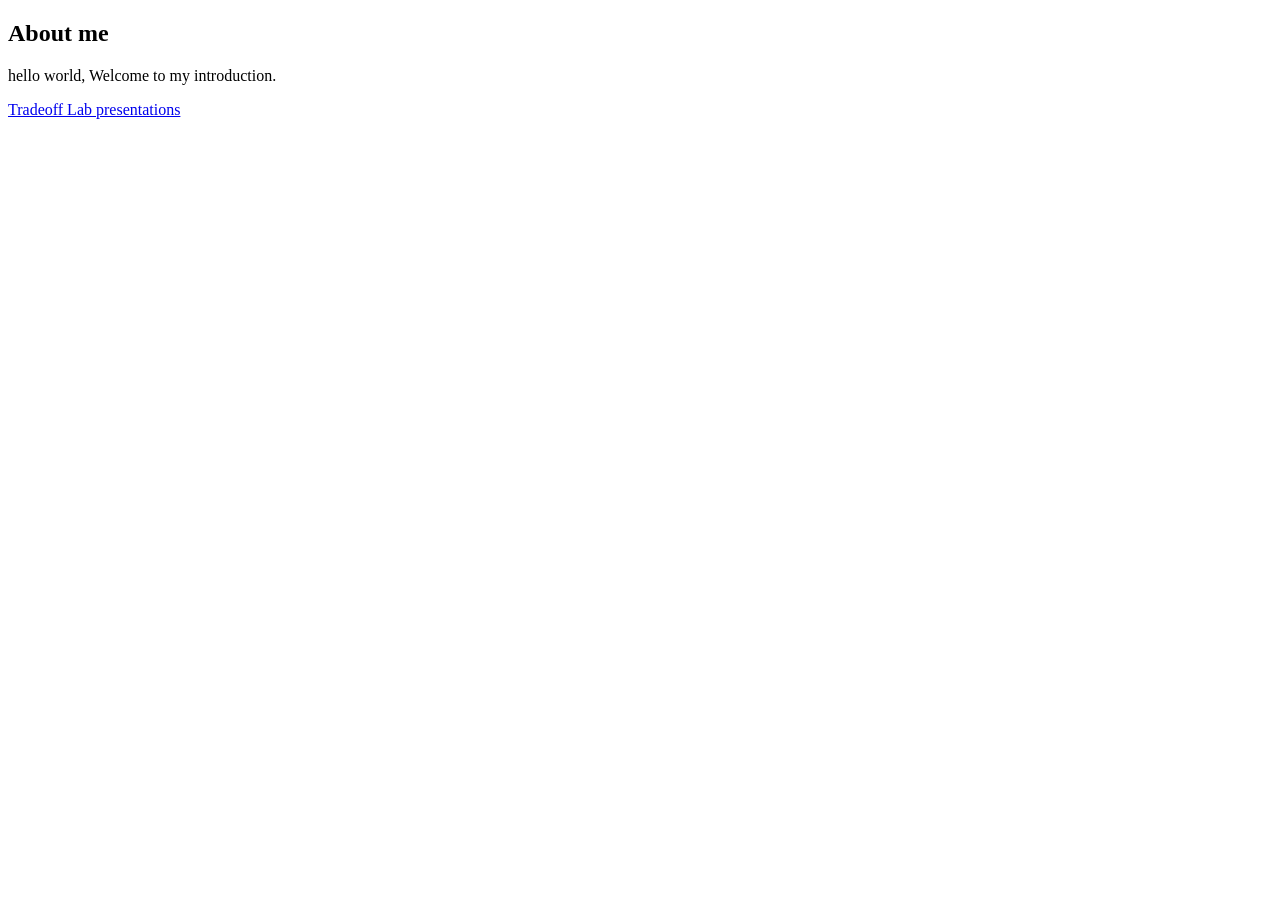
<file: index.html>
<!DOCTYPE html>
<html lang="en">
  <head>
    <meta charset="UTF-8" />
    <meta http-equiv="X-UA-Compatible" content="IE=edge" />
    <meta name="viewport" content="width=device-width, initial-scale=1.0" />
    <title>About me</title>
  </head>
  <body>
    <h2>About me</h2>
    <div>hello world, Welcome to my introduction.</div>
    <p><a href="/slides/">Tradeoff Lab presentations</a></p>
  </body>
</html>
</file>
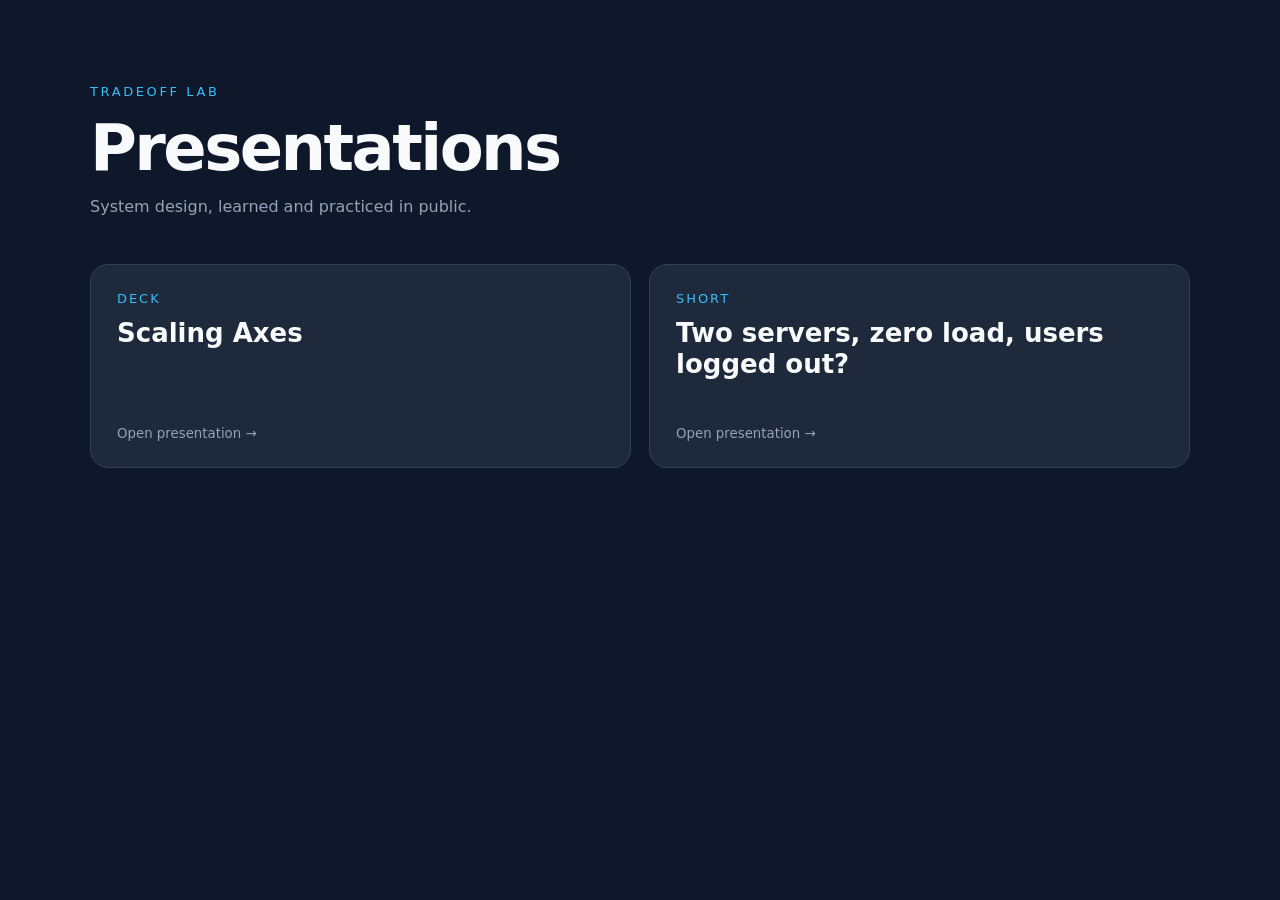
<file: slides/index.html>
<!doctype html>
<html lang="en">
<head>
  <meta charset="utf-8">
  <meta name="viewport" content="width=device-width, initial-scale=1">
  <title>Presentations · Tradeoff Lab</title>
  <style>
    :root{color-scheme:dark;font-family:Inter,system-ui,sans-serif;background:#0F172A;color:#F8FAFC}
    body{max-width:1100px;margin:0 auto;padding:clamp(24px,7vw,84px)}
    h1{font-size:clamp(36px,6vw,64px);letter-spacing:-.04em;margin:12px 0}
    p{color:#94A3B8;margin:0 0 48px}
    .eyebrow{font-size:13px;letter-spacing:.2em;color:#38BDF8;text-transform:uppercase}
    .grid{display:grid;grid-template-columns:repeat(auto-fit,minmax(240px,1fr));gap:18px}
    .deck{display:flex;flex-direction:column;min-height:150px;gap:12px;padding:26px;border:1px solid #334155;border-radius:18px;background:#1E293B;color:inherit;text-decoration:none}
    .deck:hover,.deck:focus-visible{border-color:#38BDF8;outline:none}
    .deck span{color:#38BDF8;font-size:13px;text-transform:uppercase;letter-spacing:.15em}
    .deck strong{font-size:26px;line-height:1.2}
    .deck small{margin-top:auto;color:#94A3B8}
  </style>
</head>
<body>
  <div class="eyebrow">Tradeoff Lab</div>
  <h1>Presentations</h1>
  <p>System design, learned and practiced in public.</p>
  <main class="grid">
    <a class="deck" href="/slides/scaling-axes/"><span>Deck</span><strong>Scaling Axes</strong><small>Open presentation →</small></a>
      <a class="deck" href="/slides/shorts/scaling-axes-logout-bug/"><span>Short</span><strong>Two servers, zero load, users logged out?</strong><small>Open presentation →</small></a>
  </main>
</body>
</html>
</file>
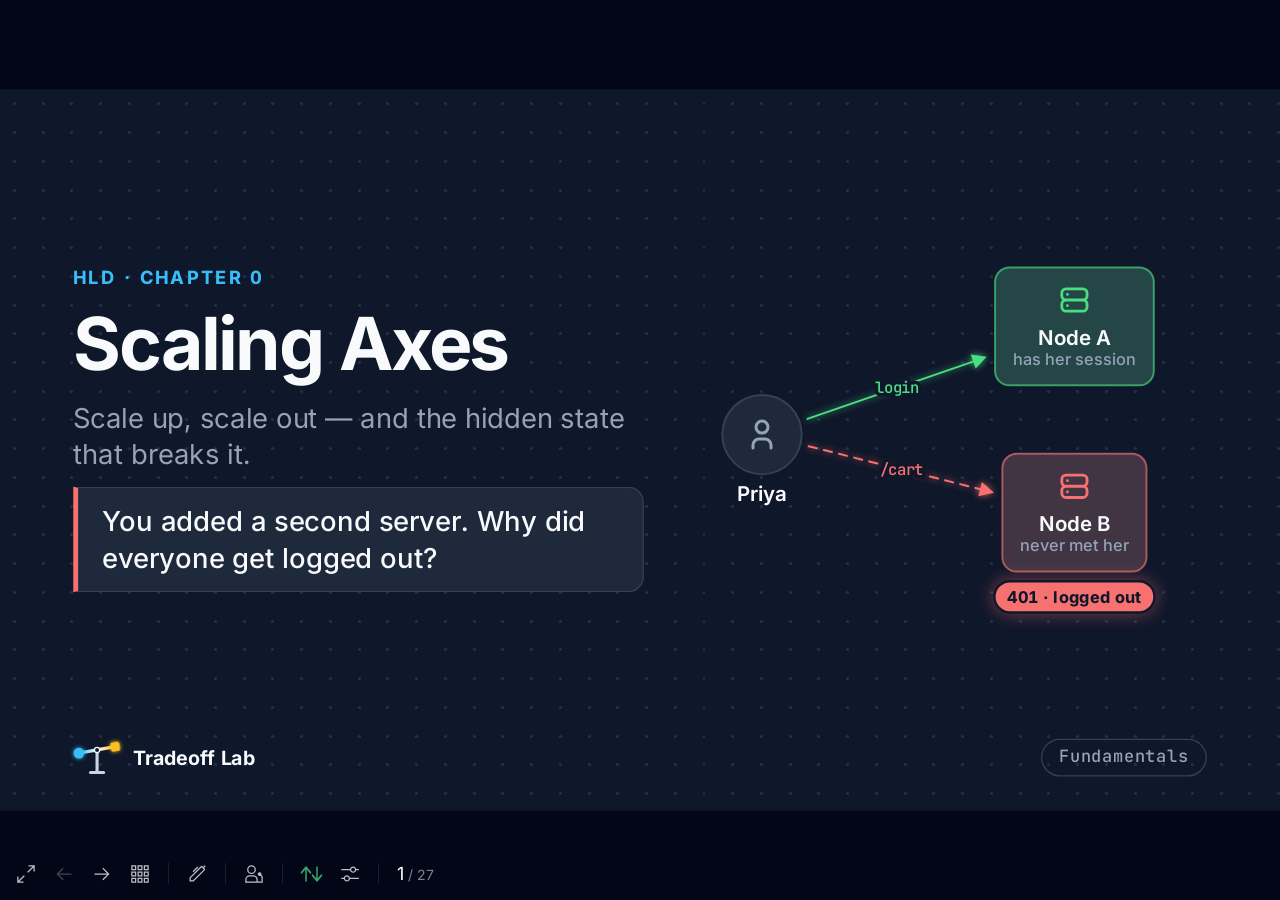
<file: slides/scaling-axes/index.html>
<!DOCTYPE html>
<html lang="en">
<head>
<meta charset="utf-8">
<meta name="viewport" content="width=device-width, initial-scale=1">
<title>Scaling Axes · Tradeoff Lab</title>
<link rel="icon" href="data:image/svg+xml,<svg xmlns='http://www.w3.org/2000/svg' viewBox='0 0 800 800'><linearGradient id='b' gradientUnits='userSpaceOnUse' x1='203' y1='334.7' x2='597' y2='265.3'><stop offset='0' stop-color='%2338BDF8'/><stop offset='.5' stop-color='%23F8FAFC'/><stop offset='1' stop-color='%23FBBF24'/></linearGradient><circle cx='400' cy='400' r='400' fill='%230F172A'/><g transform='translate(400 400) scale(1.2) translate(-398 -387)'><path d='M400 300V532' stroke='%23E2E8F0' stroke-width='30' stroke-linecap='round'/><rect x='316' y='530' width='168' height='30' rx='15' fill='%23E2E8F0'/><path d='M203 334.7 597 265.3' stroke='url(%23b)' stroke-width='32' stroke-linecap='round'/><circle cx='203' cy='334.7' r='56' fill='%2338BDF8'/><rect x='551' y='219.3' width='92' height='92' rx='23' fill='%23FBBF24' transform='rotate(-10 597 265.3)'/><circle cx='400' cy='300' r='28' fill='%230F172A' stroke='%23F8FAFC' stroke-width='12'/></g></svg>">
<meta http-equiv="Content-Type" content="text/html; charset=UTF-8">
<meta property="slidev:version" content="53.0.0">
<meta property="og:title" content="Scaling Axes · Tradeoff Lab">  <script type="module" crossorigin src="/slides/scaling-axes/assets/index-CmYZDK4m.js"></script>
  <link rel="modulepreload" crossorigin href="/slides/scaling-axes/assets/rolldown-runtime-B0Z9INg1.js">
  <link rel="modulepreload" crossorigin href="/slides/scaling-axes/assets/modules/shiki-8RCL9ntS.js">
  <link rel="modulepreload" crossorigin href="/slides/scaling-axes/assets/useClicks-DsAsBBm_.js">
  <link rel="modulepreload" crossorigin href="/slides/scaling-axes/assets/modules/vue-B8nDpNLT.js">
  <link rel="stylesheet" crossorigin href="/slides/scaling-axes/assets/modules/shiki-BrmBd2_v.css">
  <link rel="stylesheet" crossorigin href="/slides/scaling-axes/assets/index-BZKI2hSo.css">
</head>
<body>
  <div id="app"></div>
  <div id="mermaid-rendering-container"></div>

</body>
</html>
</file>
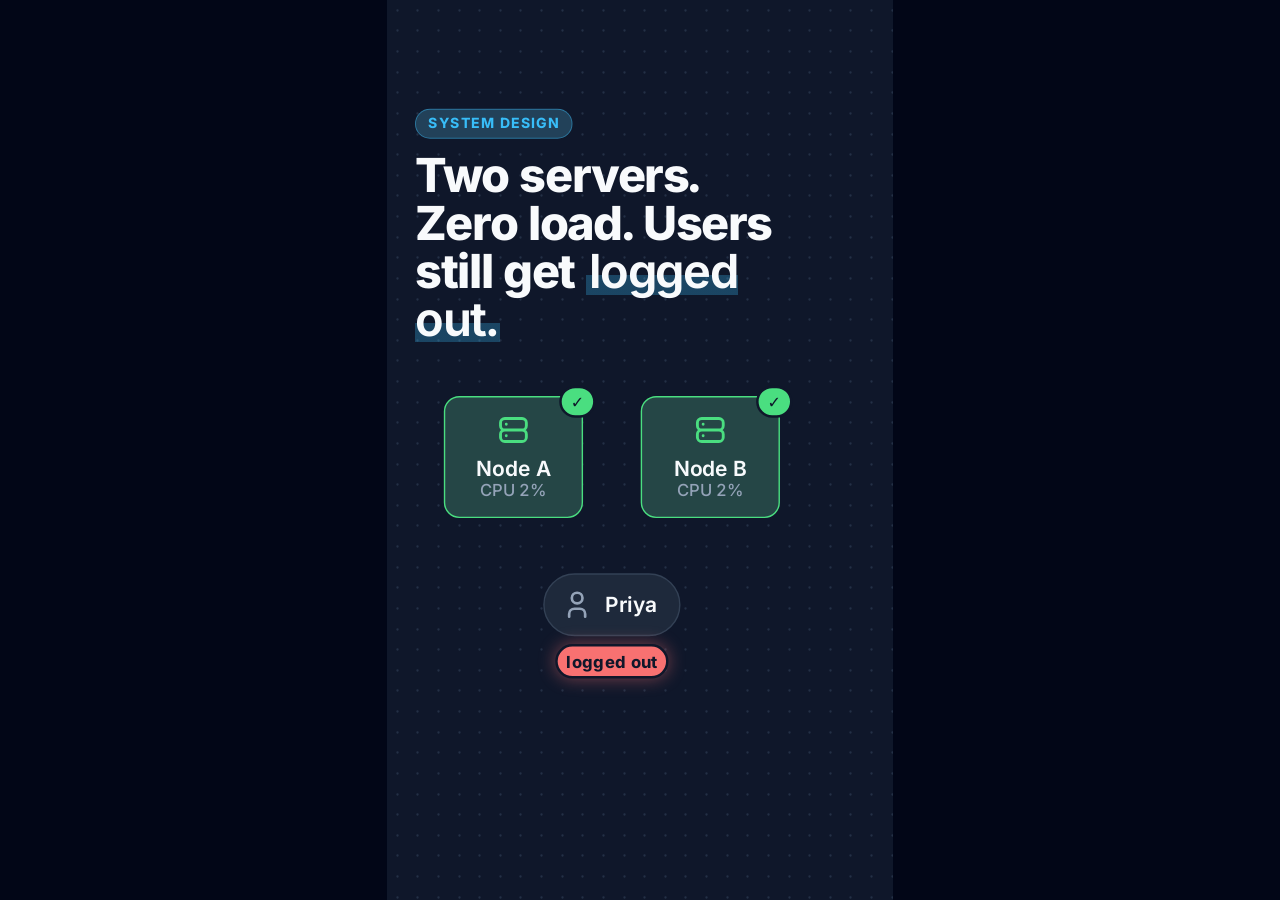
<file: slides/shorts/scaling-axes-logout-bug/index.html>
<!DOCTYPE html>
<html lang="en">
<head>
<meta charset="utf-8">
<meta name="viewport" content="width=device-width, initial-scale=1">
<title>Two servers, zero load, users logged out? · Tradeoff Lab</title>
<link rel="icon" href="data:image/svg+xml,<svg xmlns='http://www.w3.org/2000/svg' viewBox='0 0 800 800'><linearGradient id='b' gradientUnits='userSpaceOnUse' x1='203' y1='334.7' x2='597' y2='265.3'><stop offset='0' stop-color='%2338BDF8'/><stop offset='.5' stop-color='%23F8FAFC'/><stop offset='1' stop-color='%23FBBF24'/></linearGradient><circle cx='400' cy='400' r='400' fill='%230F172A'/><g transform='translate(400 400) scale(1.2) translate(-398 -387)'><path d='M400 300V532' stroke='%23E2E8F0' stroke-width='30' stroke-linecap='round'/><rect x='316' y='530' width='168' height='30' rx='15' fill='%23E2E8F0'/><path d='M203 334.7 597 265.3' stroke='url(%23b)' stroke-width='32' stroke-linecap='round'/><circle cx='203' cy='334.7' r='56' fill='%2338BDF8'/><rect x='551' y='219.3' width='92' height='92' rx='23' fill='%23FBBF24' transform='rotate(-10 597 265.3)'/><circle cx='400' cy='300' r='28' fill='%230F172A' stroke='%23F8FAFC' stroke-width='12'/></g></svg>">
<meta http-equiv="Content-Type" content="text/html; charset=UTF-8">
<meta property="slidev:version" content="53.0.0">
<meta property="og:title" content="Two servers, zero load, users logged out? · Tradeoff Lab">  <script type="module" crossorigin src="/slides/shorts/scaling-axes-logout-bug/assets/index-2RBhCts6.js"></script>
  <link rel="modulepreload" crossorigin href="/slides/shorts/scaling-axes-logout-bug/assets/rolldown-runtime-B0Z9INg1.js">
  <link rel="modulepreload" crossorigin href="/slides/shorts/scaling-axes-logout-bug/assets/modules/shiki-CDgVBNUt.js">
  <link rel="modulepreload" crossorigin href="/slides/shorts/scaling-axes-logout-bug/assets/modules/vue-6xSaPdvP.js">
  <link rel="stylesheet" crossorigin href="/slides/shorts/scaling-axes-logout-bug/assets/modules/shiki-BrmBd2_v.css">
  <link rel="stylesheet" crossorigin href="/slides/shorts/scaling-axes-logout-bug/assets/index-BcqEL5bR.css">
</head>
<body>
  <div id="app"></div>
  <div id="mermaid-rendering-container"></div>

</body>
</html>
</file>
<file: slides/scaling-axes/assets/modules/shiki-BrmBd2_v.css>
.shiki-magic-move-container{white-space:pre;position:relative}.shiki-magic-move-line-number{opacity:.3;-webkit-user-select:none;user-select:none}.shiki-magic-move-item{transition:color var(--smm-duration,.5s) var(--smm-easing,"ease");display:inline-block}.shiki-magic-move-enter-active,.shiki-magic-move-leave-active,.shiki-magic-move-move{transition:all var(--smm-duration,.5s) var(--smm-easing,"ease")}.shiki-magic-move-container-resize,.shiki-magic-move-container-restyle{transition:all var(--smm-duration,.5s) var(--smm-easing,"ease");transition-delay:calc(var(--smm-duration,.5s)*var(--smm-delay-container,1))}.shiki-magic-move-move{transition-delay:calc(var(--smm-duration,.5s)*var(--smm-delay-move,1) + var(--smm-stagger,0));z-index:1}.shiki-magic-move-enter-active{transition-delay:calc(var(--smm-duration,.5s)*var(--smm-delay-enter,1) + var(--smm-stagger,0));z-index:1}.shiki-magic-move-leave-active{transition-delay:calc(var(--smm-duration,.5s)*var(--smm-delay-leave,1) + var(--smm-stagger,0))}.shiki-magic-move-enter-from,.shiki-magic-move-leave-to{opacity:0}br.shiki-magic-move-leave-active{display:none}.resize-observer[data-v-b329ee4c]{z-index:-1;pointer-events:none;opacity:0;background-color:#0000;border:none;width:100%;height:100%;display:block;position:absolute;top:0;left:0;overflow:hidden}.resize-observer[data-v-b329ee4c] object{pointer-events:none;z-index:-1;width:100%;height:100%;display:block;position:absolute;top:0;left:0;overflow:hidden}.v-popper__popper{z-index:10000;outline:none;top:0;left:0}.v-popper__popper.v-popper__popper--hidden{visibility:hidden;opacity:0;pointer-events:none;transition:opacity .15s,visibility .15s}.v-popper__popper.v-popper__popper--shown{visibility:visible;opacity:1;transition:opacity .15s}.v-popper__popper.v-popper__popper--skip-transition,.v-popper__popper.v-popper__popper--skip-transition>.v-popper__wrapper{transition:none!important}.v-popper__backdrop{width:100%;height:100%;display:none;position:absolute;top:0;left:0}.v-popper__inner{box-sizing:border-box;position:relative;overflow-y:auto}.v-popper__inner>div{z-index:1;max-width:inherit;max-height:inherit;position:relative}.v-popper__arrow-container{width:10px;height:10px;position:absolute}.v-popper__popper--arrow-overflow .v-popper__arrow-container,.v-popper__popper--no-positioning .v-popper__arrow-container{display:none}.v-popper__arrow-inner,.v-popper__arrow-outer{border-style:solid;width:0;height:0;position:absolute;top:0;left:0}.v-popper__arrow-inner{visibility:hidden;border-width:7px}.v-popper__arrow-outer{border-width:6px}.v-popper__popper[data-popper-placement^=top] .v-popper__arrow-inner,.v-popper__popper[data-popper-placement^=bottom] .v-popper__arrow-inner{left:-2px}.v-popper__popper[data-popper-placement^=top] .v-popper__arrow-outer,.v-popper__popper[data-popper-placement^=bottom] .v-popper__arrow-outer{left:-1px}.v-popper__popper[data-popper-placement^=top] .v-popper__arrow-inner,.v-popper__popper[data-popper-placement^=top] .v-popper__arrow-outer{border-bottom-width:0;border-bottom-color:#0000!important;border-left-color:#0000!important;border-right-color:#0000!important}.v-popper__popper[data-popper-placement^=top] .v-popper__arrow-inner{top:-2px}.v-popper__popper[data-popper-placement^=bottom] .v-popper__arrow-container{top:0}.v-popper__popper[data-popper-placement^=bottom] .v-popper__arrow-inner,.v-popper__popper[data-popper-placement^=bottom] .v-popper__arrow-outer{border-top-width:0;border-top-color:#0000!important;border-left-color:#0000!important;border-right-color:#0000!important}.v-popper__popper[data-popper-placement^=bottom] .v-popper__arrow-inner{top:-4px}.v-popper__popper[data-popper-placement^=bottom] .v-popper__arrow-outer{top:-6px}.v-popper__popper[data-popper-placement^=left] .v-popper__arrow-inner,.v-popper__popper[data-popper-placement^=right] .v-popper__arrow-inner{top:-2px}.v-popper__popper[data-popper-placement^=left] .v-popper__arrow-outer,.v-popper__popper[data-popper-placement^=right] .v-popper__arrow-outer{top:-1px}.v-popper__popper[data-popper-placement^=right] .v-popper__arrow-inner,.v-popper__popper[data-popper-placement^=right] .v-popper__arrow-outer{border-left-width:0;border-top-color:#0000!important;border-bottom-color:#0000!important;border-left-color:#0000!important}.v-popper__popper[data-popper-placement^=right] .v-popper__arrow-inner{left:-4px}.v-popper__popper[data-popper-placement^=right] .v-popper__arrow-outer{left:-6px}.v-popper__popper[data-popper-placement^=left] .v-popper__arrow-container{right:-10px}.v-popper__popper[data-popper-placement^=left] .v-popper__arrow-inner,.v-popper__popper[data-popper-placement^=left] .v-popper__arrow-outer{border-right-width:0;border-top-color:#0000!important;border-bottom-color:#0000!important;border-right-color:#0000!important}.v-popper__popper[data-popper-placement^=left] .v-popper__arrow-inner{left:-2px}.v-popper--theme-tooltip .v-popper__inner{color:#fff;background:#000c;border-radius:6px;padding:7px 12px 6px}.v-popper--theme-tooltip .v-popper__arrow-outer{border-color:#000c}.v-popper--theme-dropdown .v-popper__inner{color:#000;background:#fff;border:1px solid #ddd;border-radius:6px;box-shadow:0 6px 30px #0000001a}.v-popper--theme-dropdown .v-popper__arrow-inner{visibility:visible;border-color:#fff}.v-popper--theme-dropdown .v-popper__arrow-outer{border-color:#ddd}:root{--twoslash-border-color:#8888;--twoslash-underline-color:currentColor;--twoslash-highlighted-border:#c37d0d50;--twoslash-highlighted-bg:#c37d0d20;--twoslash-popup-bg:#f8f8f8;--twoslash-popup-color:inherit;--twoslash-popup-shadow:#00000014 0px 1px 4px;--twoslash-docs-color:#888;--twoslash-docs-font:sans-serif;--twoslash-code-font:inherit;--twoslash-code-font-size:1em;--twoslash-matched-color:inherit;--twoslash-unmatched-color:#888;--twoslash-cursor-color:#8888;--twoslash-error-color:#d45656;--twoslash-error-bg:#d4565620;--twoslash-warn-color:#c37d0d;--twoslash-warn-bg:#c37d0d20;--twoslash-tag-color:#3772cf;--twoslash-tag-bg:#3772cf20;--twoslash-tag-warn-color:var(--twoslash-warn-color);--twoslash-tag-warn-bg:var(--twoslash-warn-bg);--twoslash-tag-annotate-color:#1ba673;--twoslash-tag-annotate-bg:#1ba67320}@media (prefers-reduced-motion:reduce){.twoslash *{transition:none!important}}.twoslash:hover .twoslash-hover{border-color:var(--twoslash-underline-color)}.twoslash .twoslash-hover{border-bottom:1px dotted #0000;transition:border-color .3s;position:relative}.twoslash .twoslash-popup-container{opacity:0;background:var(--twoslash-popup-bg);color:var(--twoslash-popup-color);border:1px solid var(--twoslash-border-color);pointer-events:none;z-index:10;-webkit-user-select:none;user-select:none;text-align:left;box-shadow:var(--twoslash-popup-shadow);border-radius:4px;flex-direction:column;transition:opacity .3s;display:inline-flex;position:absolute;transform:translateY(1.1em)}.twoslash .twoslash-query-persisted .twoslash-popup-container{z-index:9;transform:translateY(1.5em)}.twoslash .twoslash-hover:hover .twoslash-popup-container,.twoslash .twoslash-error-hover:hover .twoslash-popup-container,.twoslash .twoslash-query-persisted .twoslash-popup-container,.twoslash .twoslash-query-line .twoslash-popup-container{opacity:1;pointer-events:auto}.twoslash .twoslash-popup-container:hover{-webkit-user-select:auto;user-select:auto}.twoslash .twoslash-popup-arrow{border-top:1px solid var(--twoslash-border-color);border-right:1px solid var(--twoslash-border-color);background:var(--twoslash-popup-bg);pointer-events:none;width:6px;height:6px;position:absolute;top:-4px;left:1em;transform:rotate(-45deg)}.twoslash .twoslash-popup-code,.twoslash .twoslash-popup-error,.twoslash .twoslash-popup-docs{padding:6px 8px!important}.twoslash .twoslash-popup-code{font-family:var(--twoslash-code-font);font-size:var(--twoslash-code-font-size)}.twoslash .twoslash-popup-docs{color:var(--twoslash-docs-color);font-family:var(--twoslash-docs-font);border-top:1px solid var(--twoslash-border-color);font-size:.8em}.twoslash .twoslash-popup-error{color:var(--twoslash-error-color);background-color:var(--twoslash-error-bg);font-family:var(--twoslash-docs-font);font-size:.8em}.twoslash .twoslash-popup-docs-tags{font-family:var(--twoslash-docs-font);flex-direction:column;display:flex}.twoslash .twoslash-popup-docs-tags,.twoslash .twoslash-popup-docs-tag-name{margin-right:.5em}.twoslash .twoslash-popup-docs-tag-name{font-family:var(--twoslash-code-font)}.twoslash .twoslash-query-line .twoslash-popup-container{margin-bottom:1.4em;position:relative;transform:translateY(.6em)}.twoslash .twoslash-error-line{background-color:var(--twoslash-error-bg);border-left:3px solid var(--twoslash-error-color);color:var(--twoslash-error-color);width:max-content;min-width:100%;margin:.2em 0;padding:6px 12px;position:relative}.twoslash .twoslash-error-line.twoslash-error-level-warning{background-color:var(--twoslash-warn-bg);border-left:3px solid var(--twoslash-warn-color);color:var(--twoslash-warn-color)}.twoslash .twoslash-error{background:url("data:image/svg+xml,%3Csvg%20xmlns%3D'http%3A%2F%2Fwww.w3.org%2F2000%2Fsvg'%20viewBox%3D'0%200%206%203'%20enable-background%3D'new%200%200%206%203'%20height%3D'3'%20width%3D'6'%3E%3Cg%20fill%3D'%23c94824'%3E%3Cpolygon%20points%3D'5.5%2C0%202.5%2C3%201.1%2C3%204.1%2C0'%2F%3E%3Cpolygon%20points%3D'4%2C0%206%2C2%206%2C0.6%205.4%2C0'%2F%3E%3Cpolygon%20points%3D'0%2C2%201%2C3%202.4%2C3%200%2C0.6'%2F%3E%3C%2Fg%3E%3C%2Fsvg%3E") 0 100% repeat-x;padding-bottom:2px}.twoslash .twoslash-error.twoslash-error-level-warning{background:url("data:image/svg+xml,%3Csvg%20xmlns%3D'http%3A%2F%2Fwww.w3.org%2F2000%2Fsvg'%20viewBox%3D'0%200%206%203'%20enable-background%3D'new%200%200%206%203'%20height%3D'3'%20width%3D'6'%3E%3Cg%20fill%3D'%23c37d0d'%3E%3Cpolygon%20points%3D'5.5%2C0%202.5%2C3%201.1%2C3%204.1%2C0'%2F%3E%3Cpolygon%20points%3D'4%2C0%206%2C2%206%2C0.6%205.4%2C0'%2F%3E%3Cpolygon%20points%3D'0%2C2%201%2C3%202.4%2C3%200%2C0.6'%2F%3E%3C%2Fg%3E%3C%2Fsvg%3E") 0 100% repeat-x;padding-bottom:2px}.twoslash .twoslash-completion-cursor{position:relative}.twoslash .twoslash-completion-cursor .twoslash-completion-list{-webkit-user-select:none;user-select:none;z-index:8;box-shadow:var(--twoslash-popup-shadow);background:var(--twoslash-popup-bg);border:1px solid var(--twoslash-border-color);margin:3px 0 0 -1px;display:inline-block;position:absolute;top:0;left:0;transform:translateY(1.2em)}.twoslash-completion-list{flex-direction:column;gap:4px;width:240px;padding:4px;font-size:.8rem;display:flex}.twoslash-completion-list:hover{-webkit-user-select:auto;user-select:auto}.twoslash-completion-list:before{background-color:var(--twoslash-cursor-color);content:" ";width:2px;height:1.4em;position:absolute;top:-1.6em;left:-1px}.twoslash-completion-list li{align-items:center;gap:.25em;line-height:1em;display:flex;overflow:hidden}.twoslash-completion-list li span.twoslash-completions-unmatched{color:var(--twoslash-unmatched-color)}.twoslash-completion-list .deprecated{opacity:.5;text-decoration:line-through}.twoslash-completion-list li span.twoslash-completions-matched{color:var(--twoslash-matched-color)}.twoslash-highlighted{background-color:var(--twoslash-highlighted-bg);border:1px solid var(--twoslash-highlighted-border);border-radius:4px;margin:-1px -3px;padding:1px 2px}.twoslash-completion-list .twoslash-completions-icon{color:var(--twoslash-unmatched-color);flex:none;width:1em}.twoslash .twoslash-tag-line{background-color:var(--twoslash-tag-bg);border-left:3px solid var(--twoslash-tag-color);color:var(--twoslash-tag-color);align-items:center;gap:.3em;width:max-content;min-width:100%;margin:.2em 0;padding:6px 10px;display:flex;position:relative}.twoslash .twoslash-tag-line .twoslash-tag-icon{width:1.1em;color:inherit}.twoslash .twoslash-tag-line.twoslash-tag-error-line{background-color:var(--twoslash-error-bg);border-left:3px solid var(--twoslash-error-color);color:var(--twoslash-error-color)}.twoslash .twoslash-tag-line.twoslash-tag-warn-line{background-color:var(--twoslash-tag-warn-bg);border-left:3px solid var(--twoslash-tag-warn-color);color:var(--twoslash-tag-warn-color)}.twoslash .twoslash-tag-line.twoslash-tag-annotate-line{background-color:var(--twoslash-tag-annotate-bg);border-left:3px solid var(--twoslash-tag-annotate-color);color:var(--twoslash-tag-annotate-color)}:root{--twoslash-popup-bg:var(--vp-c-bg,inherit);--twoslash-popup-color:var(--vp-c-text-1);--twoslash-docs-color:var(--vp-c-text-1);--twoslash-docs-font:var(--vp-font-family-base);--twoslash-code-font:var(--vp-font-family-mono);--twoslash-code-size:var(--vp-code-font-size);--twoslash-underline-color:#8888;--twoslash-border-color:var(--vp-c-border);--twoslash-cursor-color:var(--vp-c-brand);--twoslash-matched-color:var(--vp-c-brand);--twoslash-unmatched-color:var(--vp-c-text-2)}.v-popper--theme-twoslash{z-index:calc(var(--vp-z-index-local-nav) - 1)}.v-popper--theme-twoslash .v-popper__inner{background:var(--twoslash-popup-bg);color:var(--twoslash-popup-color);border-color:var(--twoslash-border-color)}.v-popper--theme-twoslash .v-popper__arrow-outer{border-color:var(--twoslash-border-color)}.v-popper--theme-twoslash .v-popper__arrow-inner{border-color:var(--twoslash-popup-bg)}.twoslash-popup-container{transform:translateY(1.5em)}.twoslash-query-persisted .twoslash-popup-container{transform:translateY(1.8em)}.twoslash .v-popper{display:inline-block}.twoslash-completion-list .twoslash-completions-icon{color:var(--twoslash-unmatched-color)!important}.twoslash-floating .twoslash-popup-code{width:fit-content;min-width:100%;max-width:600px;line-height:var(--vp-code-line-height);font-size:var(--twoslash-code-size);white-space:pre-wrap;padding:6px 12px;transition:color .5s;display:block}.twoslash-floating .twoslash-popup-docs,.twoslash-floating .twoslash-popup-error{font-family:var(--twoslash-docs-font);text-wrap:balance;max-width:700px;max-height:500px;font-size:.9em;overflow:hidden auto;padding:12px!important}.twoslash-floating .twoslash-popup-docs p:first-child,.twoslash-floating .twoslash-popup-error p:first-child{margin-top:0}.twoslash-floating .twoslash-popup-docs p:last-child,.twoslash-floating .twoslash-popup-error p:last-child{margin-bottom:0}.twoslash-floating .twoslash-popup-docs{border-top:1px solid var(--twoslash-border-color);color:var(--twoslash-docs-color)}.twoslash-floating .twoslash-popup-error{color:var(--twoslash-error-color)}.twoslash-floating .twoslash-popup-error.twoslash-error-level-warning{color:var(--twoslash-warn-color)}.twoslash-floating .twoslash-popup-docs p,.twoslash-floating .twoslash-popup-error p{text-wrap:balance;margin:6px 0}.twoslash-floating .twoslash-popup-docs pre .twoslash-floating .twoslash-popup-error pre{background-color:var(--vp-code-block-bg);border-radius:8px;margin:6px -2px;padding:12px;overflow-x:auto}.twoslash-floating .twoslash-popup-docs-tags{flex-direction:column;display:flex;padding:8px 12px!important}.twoslash-floating .twoslash-popup-docs-tags .twoslash-popup-docs-tag-name{font-family:var(--twoslash-code-font);color:var(--twoslash-unmatched-color);margin-right:.5em}.twoslash-completion-cursor{background:var(--twoslash-cursor-color);-webkit-user-select:none;user-select:none;width:2px;height:1.2em;margin-bottom:-.2em;display:inline-block}.twoslash-floating.twoslash-completion .v-popper__arrow-container{display:none}.twoslash-floating.twoslash-completion .twoslash-completion-list{font-family:var(--twoslash-code-font);padding:6px;font-size:var(--twoslash-code-size)!important}.twoslash-floating.twoslash-completion .twoslash-completion-list li{padding:3px 0}.twoslash-error:empty,.twoslash-error-empty{vertical-align:middle;min-width:.55em;min-height:1.2em;display:inline-block}
</file>
<file: slides/scaling-axes/assets/index-BZKI2hSo.css>
*,:before,:after{box-sizing:border-box;border-style:solid;border-width:0;border-color:var(--un-default-border-color,#e5e7eb)}:before,:after{--un-content:""}html,:host{-webkit-text-size-adjust:100%;tab-size:4;font-feature-settings:normal;font-variation-settings:normal;-webkit-tap-highlight-color:transparent;font-family:ui-sans-serif,system-ui,sans-serif,Apple Color Emoji,Segoe UI Emoji,Segoe UI Symbol,Noto Color Emoji;line-height:1.5}body{line-height:inherit;margin:0}hr{height:0;color:inherit;border-top-width:1px}abbr:where([title]){-webkit-text-decoration:underline dotted;text-decoration:underline dotted}h1,h2,h3,h4,h5,h6{font-size:inherit;font-weight:inherit}a{color:inherit;-webkit-text-decoration:inherit;text-decoration:inherit}b,strong{font-weight:bolder}code,kbd,samp,pre{font-feature-settings:normal;font-variation-settings:normal;font-family:ui-monospace,SFMono-Regular,Menlo,Monaco,Consolas,Liberation Mono,Courier New,monospace;font-size:1em}small{font-size:80%}sub,sup{vertical-align:baseline;font-size:75%;line-height:0;position:relative}sub{bottom:-.25em}sup{top:-.5em}table{text-indent:0;border-color:inherit;border-collapse:collapse}button,input,optgroup,select,textarea{font-feature-settings:inherit;font-variation-settings:inherit;font-family:inherit;font-size:100%;font-weight:inherit;line-height:inherit;color:inherit;margin:0;padding:0}button,select{text-transform:none}button,[type=button],[type=reset],[type=submit]{-webkit-appearance:button;background-color:#0000;background-image:none}:-moz-focusring{outline:auto}:-moz-ui-invalid{box-shadow:none}progress{vertical-align:baseline}::-webkit-inner-spin-button{height:auto}::-webkit-outer-spin-button{height:auto}[type=search]{-webkit-appearance:textfield;outline-offset:-2px}::-webkit-search-decoration{-webkit-appearance:none}::-webkit-file-upload-button{-webkit-appearance:button;font:inherit}summary{display:list-item}blockquote,dl,dd,h1,h2,h3,h4,h5,h6,hr,figure,p,pre{margin:0}fieldset{margin:0;padding:0}legend{padding:0}ol,ul,menu{margin:0;padding:0;list-style:none}dialog{padding:0}textarea{resize:vertical}input::placeholder,textarea::placeholder{opacity:1;color:#9ca3af}button,[role=button]{cursor:pointer}:disabled{cursor:default}img,svg,video,canvas,audio,iframe,embed,object{vertical-align:middle;display:block}img,video{max-width:100%;height:auto}[hidden]:where(:not([hidden=until-found])){display:none}*,:before,:after,::backdrop{--un-rotate:0;--un-rotate-x:0;--un-rotate-y:0;--un-rotate-z:0;--un-scale-x:1;--un-scale-y:1;--un-scale-z:1;--un-skew-x:0;--un-skew-y:0;--un-translate-x:0;--un-translate-y:0;--un-translate-z:0;--un-pan-x: ;--un-pan-y: ;--un-pinch-zoom: ;--un-scroll-snap-strictness:proximity;--un-ordinal: ;--un-slashed-zero: ;--un-numeric-figure: ;--un-numeric-spacing: ;--un-numeric-fraction: ;--un-border-spacing-x:0;--un-border-spacing-y:0;--un-ring-offset-shadow:0 0 #0000;--un-ring-shadow:0 0 #0000;--un-shadow-inset: ;--un-shadow:0 0 #0000;--un-ring-inset: ;--un-ring-offset-width:0px;--un-ring-offset-color:#fff;--un-ring-width:0px;--un-ring-color:#93c5fd80;--un-blur: ;--un-brightness: ;--un-contrast: ;--un-drop-shadow: ;--un-grayscale: ;--un-hue-rotate: ;--un-invert: ;--un-saturate: ;--un-sepia: ;--un-backdrop-blur: ;--un-backdrop-brightness: ;--un-backdrop-contrast: ;--un-backdrop-grayscale: ;--un-backdrop-hue-rotate: ;--un-backdrop-invert: ;--un-backdrop-opacity: ;--un-backdrop-saturate: ;--un-backdrop-sepia: }.prose{color:var(--un-prose-body);max-width:65ch}.prose :where(p):not(:where([class~=not-prose],[class~=not-prose] *)){margin-top:1.25em;margin-bottom:1.25em}.prose :where([class~=lead]):not(:where([class~=not-prose],[class~=not-prose] *)){color:var(--un-prose-lead);margin-top:1.2em;margin-bottom:1.2em;font-size:1.25em;line-height:1.6}.prose :where(a):not(:where([class~=not-prose],[class~=not-prose] *)){color:var(--un-prose-links);font-weight:500;text-decoration:underline}.prose :where(strong):not(:where([class~=not-prose],[class~=not-prose] *)){color:var(--un-prose-bold);font-weight:600}.prose :where(a strong):not(:where([class~=not-prose],[class~=not-prose] *)),.prose :where(blockquote strong):not(:where([class~=not-prose],[class~=not-prose] *)),.prose :where(thead th strong):not(:where([class~=not-prose],[class~=not-prose] *)){color:inherit}.prose :where(ol):not(:where([class~=not-prose],[class~=not-prose] *)){margin-top:1.25em;margin-bottom:1.25em;padding-inline-start:1.625em;list-style-type:decimal}.prose :where(ol[type=A]):not(:where([class~=not-prose],[class~=not-prose] *)){list-style-type:upper-alpha}.prose :where(ol[type=a]):not(:where([class~=not-prose],[class~=not-prose] *)){list-style-type:lower-alpha}.prose :where(ol[type=A s]):not(:where([class~=not-prose],[class~=not-prose] *)){list-style-type:upper-alpha}.prose :where(ol[type=a s]):not(:where([class~=not-prose],[class~=not-prose] *)){list-style-type:lower-alpha}.prose :where(ol[type=I]):not(:where([class~=not-prose],[class~=not-prose] *)){list-style-type:upper-roman}.prose :where(ol[type=i]):not(:where([class~=not-prose],[class~=not-prose] *)){list-style-type:lower-roman}.prose :where(ol[type=I s]):not(:where([class~=not-prose],[class~=not-prose] *)){list-style-type:upper-roman}.prose :where(ol[type=i s]):not(:where([class~=not-prose],[class~=not-prose] *)){list-style-type:lower-roman}.prose :where(ol[type="1"]):not(:where([class~=not-prose],[class~=not-prose] *)){list-style-type:decimal}.prose :where(ul):not(:where([class~=not-prose],[class~=not-prose] *)){margin-top:1.25em;margin-bottom:1.25em;padding-inline-start:1.625em;list-style-type:disc}.prose :where(ol>li):not(:where([class~=not-prose],[class~=not-prose] *))::marker{color:var(--un-prose-counters);font-weight:400}.prose :where(ul>li):not(:where([class~=not-prose],[class~=not-prose] *))::marker{color:var(--un-prose-bullets)}.prose :where(dt):not(:where([class~=not-prose],[class~=not-prose] *)){color:var(--un-prose-headings);margin-top:1.25em;font-weight:600}.prose :where(hr):not(:where([class~=not-prose],[class~=not-prose] *)){border-color:var(--un-prose-hr);border-top-width:1px;margin-top:3em;margin-bottom:3em}.prose :where(blockquote):not(:where([class~=not-prose],[class~=not-prose] *)){color:var(--un-prose-quotes);border-inline-start-width:.25rem;border-inline-start-color:var(--un-prose-quote-borders);quotes:"“""”""‘""’";margin-top:1.6em;margin-bottom:1.6em;padding-inline-start:1em;font-style:italic;font-weight:500}.prose :where(blockquote p:first-of-type):not(:where([class~=not-prose],[class~=not-prose] *)):before{content:open-quote}.prose :where(blockquote p:last-of-type):not(:where([class~=not-prose],[class~=not-prose] *)):after{content:close-quote}.prose :where(h1):not(:where([class~=not-prose],[class~=not-prose] *)){color:var(--un-prose-headings);margin-top:0;margin-bottom:.888889em;font-size:2.25em;font-weight:800;line-height:1.11111}.prose :where(h1 strong):not(:where([class~=not-prose],[class~=not-prose] *)){color:inherit;font-weight:900}.prose :where(h2):not(:where([class~=not-prose],[class~=not-prose] *)){color:var(--un-prose-headings);margin-top:2em;margin-bottom:1em;font-size:1.5em;font-weight:700;line-height:1.33333}.prose :where(h2 strong):not(:where([class~=not-prose],[class~=not-prose] *)){color:inherit;font-weight:800}.prose :where(h3):not(:where([class~=not-prose],[class~=not-prose] *)){color:var(--un-prose-headings);margin-top:1.6em;margin-bottom:.6em;font-size:1.25em;font-weight:600;line-height:1.6}.prose :where(h3 strong):not(:where([class~=not-prose],[class~=not-prose] *)){color:inherit;font-weight:700}.prose :where(h4):not(:where([class~=not-prose],[class~=not-prose] *)){color:var(--un-prose-headings);margin-top:1.5em;margin-bottom:.5em;font-weight:600;line-height:1.5}.prose :where(h4 strong):not(:where([class~=not-prose],[class~=not-prose] *)){color:inherit;font-weight:700}.prose :where(img):not(:where([class~=not-prose],[class~=not-prose] *)){margin-top:2em;margin-bottom:2em}.prose :where(picture):not(:where([class~=not-prose],[class~=not-prose] *)){margin-top:2em;margin-bottom:2em;display:block}.prose :where(video):not(:where([class~=not-prose],[class~=not-prose] *)){margin-top:2em;margin-bottom:2em}.prose :where(kbd):not(:where([class~=not-prose],[class~=not-prose] *)){color:var(--un-prose-kbd);box-shadow:0 0 0 1px rgb(var(--un-prose-kbd-shadows) / 10%), 0 3px 0 rgb(var(--un-prose-kbd-shadows) / 10%);padding-top:.1875em;padding-inline-end:.375em;padding-bottom:.1875em;border-radius:.3125rem;padding-inline-start:.375em;font-family:inherit;font-size:.875em;font-weight:500}.prose :where(code):not(:where([class~=not-prose],[class~=not-prose] *)){color:var(--un-prose-code);font-size:.875em;font-weight:600}.prose :where(code):not(:where([class~=not-prose],[class~=not-prose] *)):before,.prose :where(code):not(:where([class~=not-prose],[class~=not-prose] *)):after{content:"`"}.prose :where(a code):not(:where([class~=not-prose],[class~=not-prose] *)),.prose :where(h1 code):not(:where([class~=not-prose],[class~=not-prose] *)){color:inherit}.prose :where(h2 code):not(:where([class~=not-prose],[class~=not-prose] *)){color:inherit;font-size:.875em}.prose :where(h3 code):not(:where([class~=not-prose],[class~=not-prose] *)){color:inherit;font-size:.9em}.prose :where(h4 code):not(:where([class~=not-prose],[class~=not-prose] *)),.prose :where(blockquote code):not(:where([class~=not-prose],[class~=not-prose] *)),.prose :where(thead th code):not(:where([class~=not-prose],[class~=not-prose] *)){color:inherit}.prose :where(pre):not(:where([class~=not-prose],[class~=not-prose] *)){color:var(--un-prose-pre-code);background-color:var(--un-prose-pre-bg);padding-top:.857143em;padding-inline-end:1.14286em;padding-bottom:.857143em;border-radius:.375rem;margin-top:1.71429em;margin-bottom:1.71429em;padding-inline-start:1.14286em;font-size:.875em;font-weight:400;line-height:1.71429;overflow-x:auto}.prose :where(pre code):not(:where([class~=not-prose],[class~=not-prose] *)){font-weight:inherit;color:inherit;font-size:inherit;font-family:inherit;line-height:inherit;background-color:#0000;border-width:0;border-radius:0;padding:0}.prose :where(pre code):not(:where([class~=not-prose],[class~=not-prose] *)):before,.prose :where(pre code):not(:where([class~=not-prose],[class~=not-prose] *)):after{content:none}.prose :where(table):not(:where([class~=not-prose],[class~=not-prose] *)){table-layout:auto;width:100%;margin-top:2em;margin-bottom:2em;font-size:.875em;line-height:1.71429}.prose :where(thead):not(:where([class~=not-prose],[class~=not-prose] *)){border-bottom-width:1px;border-bottom-color:var(--un-prose-th-borders)}.prose :where(thead th):not(:where([class~=not-prose],[class~=not-prose] *)){color:var(--un-prose-headings);vertical-align:bottom;padding-inline-end:.571429em;padding-bottom:.571429em;padding-inline-start:.571429em;font-weight:600}.prose :where(tbody tr):not(:where([class~=not-prose],[class~=not-prose] *)){border-bottom-width:1px;border-bottom-color:var(--un-prose-td-borders)}.prose :where(tbody tr:last-child):not(:where([class~=not-prose],[class~=not-prose] *)){border-bottom-width:0}.prose :where(tbody td):not(:where([class~=not-prose],[class~=not-prose] *)){vertical-align:baseline}.prose :where(tfoot):not(:where([class~=not-prose],[class~=not-prose] *)){border-top-width:1px;border-top-color:var(--un-prose-th-borders)}.prose :where(tfoot td):not(:where([class~=not-prose],[class~=not-prose] *)){vertical-align:top}.prose :where(th,td):not(:where([class~=not-prose],[class~=not-prose] *)){text-align:start}.prose :where(figure>*):not(:where([class~=not-prose],[class~=not-prose] *)){margin-top:0;margin-bottom:0}.prose :where(figcaption):not(:where([class~=not-prose],[class~=not-prose] *)){color:var(--un-prose-captions);margin-top:.857143em;font-size:.875em;line-height:1.42857}.prose{font-size:1rem;line-height:1.75}.prose :where(picture>img):not(:where([class~=not-prose],[class~=not-prose] *)){margin-top:0;margin-bottom:0}.prose :where(li):not(:where([class~=not-prose],[class~=not-prose] *)){margin-top:.5em;margin-bottom:.5em}.prose :where(ol>li):not(:where([class~=not-prose],[class~=not-prose] *)),.prose :where(ul>li):not(:where([class~=not-prose],[class~=not-prose] *)){padding-inline-start:.375em}.prose :where():not(:where([class~=not-prose],[class~=not-prose] *)){margin-top:1.25em;margin-bottom:1.25em}.prose :where(ul ul,ul ol,ol ul,ol ol):not(:where([class~=not-prose],[class~=not-prose] *)){margin-top:.75em;margin-bottom:.75em}.prose :where(dl):not(:where([class~=not-prose],[class~=not-prose] *)){margin-top:1.25em;margin-bottom:1.25em}.prose :where(dd):not(:where([class~=not-prose],[class~=not-prose] *)){margin-top:.5em;padding-inline-start:1.625em}.prose :where(hr+*):not(:where([class~=not-prose],[class~=not-prose] *)),.prose :where(h2+*):not(:where([class~=not-prose],[class~=not-prose] *)),.prose :where(h3+*):not(:where([class~=not-prose],[class~=not-prose] *)),.prose :where(h4+*):not(:where([class~=not-prose],[class~=not-prose] *)){margin-top:0}.prose :where(thead th:first-child):not(:where([class~=not-prose],[class~=not-prose] *)){padding-inline-start:0}.prose :where(thead th:last-child):not(:where([class~=not-prose],[class~=not-prose] *)){padding-inline-end:0}.prose :where(tbody td,tfoot td):not(:where([class~=not-prose],[class~=not-prose] *)){padding-top:.571429em;padding-inline-end:.571429em;padding-bottom:.571429em;padding-inline-start:.571429em}.prose :where(tbody td:first-child,tfoot td:first-child):not(:where([class~=not-prose],[class~=not-prose] *)){padding-inline-start:0}.prose :where(tbody td:last-child,tfoot td:last-child):not(:where([class~=not-prose],[class~=not-prose] *)){padding-inline-end:0}.prose :where(figure):not(:where([class~=not-prose],[class~=not-prose] *)){margin-top:2em;margin-bottom:2em}.prose :where():not(:where([class~=not-prose],[class~=not-prose] *)){margin-top:0;margin-bottom:0}.prose{--un-prose-body:#374151;--un-prose-invert-body:#d1d5db;--un-prose-headings:#111827;--un-prose-invert-headings:white;--un-prose-lead:#4b5563;--un-prose-invert-lead:#9ca3af;--un-prose-links:#111827;--un-prose-invert-links:white;--un-prose-bold:#111827;--un-prose-invert-bold:white;--un-prose-counters:#6b7280;--un-prose-invert-counters:#9ca3af;--un-prose-bullets:#d1d5db;--un-prose-invert-bullets:#4b5563;--un-prose-hr:#e5e7eb;--un-prose-invert-hr:#374151;--un-prose-quotes:#111827;--un-prose-invert-quotes:#f3f4f6;--un-prose-quote-borders:#e5e7eb;--un-prose-invert-quote-borders:#374151;--un-prose-captions:#6b7280;--un-prose-invert-captions:#9ca3af;--un-prose-kbd:#111827;--un-prose-invert-kbd:white;--un-prose-kbd-shadows:#111827;--un-prose-invert-kbd-shadows:white;--un-prose-code:#111827;--un-prose-invert-code:white;--un-prose-pre-code:#e5e7eb;--un-prose-invert-pre-code:#d1d5db;--un-prose-pre-bg:#1f2937;--un-prose-invert-pre-bg:#00000080;--un-prose-th-borders:#d1d5db;--un-prose-invert-th-borders:#4b5563;--un-prose-td-borders:#e5e7eb;--un-prose-invert-td-borders:#374151}.dark .dark\:prose-invert{--un-prose-body:var(--un-prose-invert-body);--un-prose-headings:var(--un-prose-invert-headings);--un-prose-lead:var(--un-prose-invert-lead);--un-prose-links:var(--un-prose-invert-links);--un-prose-bold:var(--un-prose-invert-bold);--un-prose-counters:var(--un-prose-invert-counters);--un-prose-bullets:var(--un-prose-invert-bullets);--un-prose-hr:var(--un-prose-invert-hr);--un-prose-quotes:var(--un-prose-invert-quotes);--un-prose-quote-borders:var(--un-prose-invert-quote-borders);--un-prose-captions:var(--un-prose-invert-captions);--un-prose-kbd:var(--un-prose-invert-kbd);--un-prose-kbd-shadows:var(--un-prose-invert-kbd-shadows);--un-prose-code:var(--un-prose-invert-code);--un-prose-pre-code:var(--un-prose-invert-pre-code);--un-prose-pre-bg:var(--un-prose-invert-pre-bg);--un-prose-th-borders:var(--un-prose-invert-th-borders);--un-prose-td-borders:var(--un-prose-invert-td-borders)}.container{width:100%}.z-context-menu{z-index:60}.z-label{z-index:40}.z-menu{z-index:20}.z-modal{z-index:70}.z-nav{z-index:50}.dd-cols-3{grid-template-columns:repeat(3,minmax(0,1fr));align-items:stretch;gap:1rem;display:grid}.dd-cols-5{grid-template-columns:repeat(5,minmax(0,1fr));align-items:stretch;gap:.75rem;display:grid}.dd-row{flex-direction:row;align-items:center;gap:1rem;display:flex}.slidev-glass-effect{--un-bg-opacity:1;background-color:rgb(255 255 255/var(--un-bg-opacity));--un-shadow:var(--un-shadow-inset) 0 20px 25px -5px var(--un-shadow-color,#0000001a),var(--un-shadow-inset) 0 8px 10px -6px var(--un-shadow-color,#0000001a);box-shadow:var(--un-ring-offset-shadow), var(--un-ring-shadow), var(--un-shadow);--un-backdrop-blur:blur(8px);-webkit-backdrop-filter:var(--un-backdrop-blur) var(--un-backdrop-brightness) var(--un-backdrop-contrast) var(--un-backdrop-grayscale) var(--un-backdrop-hue-rotate) var(--un-backdrop-invert) var(--un-backdrop-opacity) var(--un-backdrop-saturate) var(--un-backdrop-sepia);backdrop-filter:var(--un-backdrop-blur) var(--un-backdrop-brightness) var(--un-backdrop-contrast) var(--un-backdrop-grayscale) var(--un-backdrop-hue-rotate) var(--un-backdrop-invert) var(--un-backdrop-opacity) var(--un-backdrop-saturate) var(--un-backdrop-sepia);border-width:1px;border-color:#9ca3af33;--un-bg-opacity:.75!important}.border-main,.dark [border~=dark\:main],.dark [dark\:border~=main],[border-main=""],[border~=main]{border-color:#9ca3af33}.border-primary,.hover\:border-primary:hover{border-color:var(--slidev-theme-primary)}.bg-active{background-color:#9ca3af1a}.bg-main{--un-bg-opacity:1;background-color:rgb(255 255 255/var(--un-bg-opacity))}.dark .bg-main,.dark .slidev-glass-effect{--un-bg-opacity:1;background-color:rgb(18 18 18/var(--un-bg-opacity))}.bg-primary,[bg-primary=""]{background-color:var(--slidev-theme-primary)}.hover\:bg-active:hover,[hover\:bg-active=""]:hover{background-color:#9ca3af1a}.dark .text-main{--un-text-opacity:1;color:rgb(221 221 221/var(--un-text-opacity))}.text-main{--un-text-opacity:1;color:rgb(24 24 24/var(--un-text-opacity))}.text-primary,[text-primary=""],[text~=primary]{color:var(--slidev-theme-primary)}@media (width>=640px){.container{max-width:640px}}@media (width>=768px){.container{max-width:768px}}@media (width>=1024px){.container{max-width:1024px}}@media (width>=1280px){.container{max-width:1280px}}@media (width>=1536px){.container{max-width:1536px}}:root{--color-note:#0969da;--color-tip:#1a7f37;--color-warning:#9a6700;--color-severe:#bc4c00;--color-caution:#d1242f;--color-important:#8250df}@media (prefers-color-scheme:dark){:root{--color-note:#2f81f7;--color-tip:#3fb950;--color-warning:#d29922;--color-severe:#db6d28;--color-caution:#f85149;--color-important:#a371f7}}.markdown-alert{color:inherit;border-left:.25em solid #888;margin-bottom:16px;padding:.5rem 1rem}.markdown-alert>:first-child{margin-top:0}.markdown-alert>:last-child{margin-bottom:0}.markdown-alert .markdown-alert-title{align-items:center;font-weight:500;line-height:1;display:flex}.markdown-alert .markdown-alert-title .octicon{vertical-align:text-bottom;fill:currentColor;margin-right:.5rem;display:inline-block;overflow:visible!important}.markdown-alert.markdown-alert-note{border-left-color:var(--color-note)}.markdown-alert.markdown-alert-note .markdown-alert-title{color:var(--color-note)}.markdown-alert.markdown-alert-important{border-left-color:var(--color-important)}.markdown-alert.markdown-alert-important .markdown-alert-title{color:var(--color-important)}.markdown-alert.markdown-alert-warning{border-left-color:var(--color-warning)}.markdown-alert.markdown-alert-warning .markdown-alert-title{color:var(--color-warning)}.markdown-alert.markdown-alert-tip{border-left-color:var(--color-tip)}.markdown-alert.markdown-alert-tip .markdown-alert-title{color:var(--color-tip)}.markdown-alert.markdown-alert-caution{border-left-color:var(--color-caution)}.markdown-alert.markdown-alert-caution .markdown-alert-title{color:var(--color-caution)}:root{--slidev-code-background:#f5f5f5;--slidev-code-foreground:#1b1b1b;--slidev-code-font-family:"JetBrains Mono Variable",ui-monospace,SFMono-Regular,Menlo,Monaco,Consolas,"Liberation Mono","Courier New",monospace;--slidev-code-padding:8px;--slidev-code-font-size:12px;--slidev-code-line-height:18px;--slidev-code-radius:4px;--slidev-code-margin:4px 0;--slidev-theme-primary:#3ab9d5;--slidev-transition-duration:.5s;--slidev-slide-container-background:black;--slidev-controls-foreground:white;--slidev-code-tab-divider:#e5e5e5;--slidev-code-tab-text-color:#67676c;--slidev-code-tab-font-size:12px;--slidev-code-tab-active-text-color:#3c3c43}html.dark{--slidev-code-background:#1b1b1b;--slidev-code-foreground:#eee;--slidev-code-tab-divider:#222;--slidev-code-tab-text-color:#98989f;--slidev-code-tab-active-text-color:#dfdfd6}html,body,#app,#page-root{width:100%;height:100vh;height:calc(var(--vh,1vh) * 100);-webkit-print-color-adjust:exact;print-color-adjust:exact;--un-bg-opacity:1;background-color:rgb(255 255 255/var(--un-bg-opacity));margin:0;padding:0;font-family:Inter Variable,ui-sans-serif,system-ui,-apple-system,BlinkMacSystemFont,Segoe UI,Roboto,Helvetica Neue,Arial,Noto Sans,sans-serif,Apple Color Emoji,Segoe UI Emoji,Segoe UI Symbol,Noto Color Emoji;overflow:hidden}.dark html,.dark body,.dark #app,.dark #page-root{--un-bg-opacity:1;background-color:rgb(18 18 18/var(--un-bg-opacity))}html{background:0 0}.slidev-icon-btn{aspect-ratio:1;-webkit-user-select:none;user-select:none;cursor:pointer;vertical-align:middle;opacity:.75;border-radius:.25rem;outline:none;justify-content:center;align-items:center;padding:.25rem;transition-property:color,background-color,border-color,text-decoration-color,fill,stroke,opacity,box-shadow,transform,filter,-webkit-backdrop-filter,backdrop-filter;transition-duration:.2s;transition-timing-function:cubic-bezier(.4,0,.2,1);display:inline-flex;position:relative}@media (width>=768px){.slidev-icon-btn{padding:.5rem}}.slidev-icon-btn:hover{--un-bg-opacity:.1;background-color:rgb(156 163 175/var(--un-bg-opacity))}.slidev-icon-btn:focus-visible{opacity:1;--un-outline-color-opacity:1;outline-width:2px;outline-color:rgb(0 0 0/var(--un-outline-color-opacity));outline-offset:2px;outline-style:solid}.dark .slidev-icon-btn:focus-visible{--un-outline-color-opacity:1;outline-color:rgb(255 255 255/var(--un-outline-color-opacity))}.slidev-icon-btn.shallow{opacity:.3}.slidev-icon-btn.active{opacity:1}.slidev-icon-btn.disabled{opacity:.25;pointer-events:none}.slidev-layout a.slidev-icon-btn{border-style:none}.slidev-layout a.slidev-icon-btn:hover{--un-text-opacity:1;color:rgb(255 255 255/var(--un-text-opacity));border-style:none}.slidev-icon{vertical-align:sub;line-height:1em;display:inline-block}.slidev-page{width:100%;position:relative;top:0;left:0;right:0}.slidev-note-with-clicks .slidev-note-fade{color:#888c}.dark .slidev-note-with-clicks .slidev-note-fade{color:#a1a1a1cc}.slidev-note-click-mark{-webkit-user-select:none;user-select:none;--un-text-opacity:1;color:rgb(167 139 250/var(--un-text-opacity));background-color:#a78bfa1a;border-width:1px;border-color:#0000;border-radius:.25rem;align-items:center;padding-left:.25rem;padding-right:.25rem;font-family:JetBrains Mono Variable,ui-monospace,SFMono-Regular,Menlo,Monaco,Consolas,Liberation Mono,Courier New,monospace;font-size:.7em;display:inline-flex}.slidev-note-click-mark.slidev-note-click-mark-active{--un-border-opacity:1;border-width:1px;border-color:rgb(167 139 250/var(--un-border-opacity))}.slidev-note-click-mark.slidev-note-click-mark-past{filter:saturate(0);opacity:.5}.slidev-note-click-mark.slidev-note-click-mark-future{opacity:.5}.slidev-note-click-mark:before{content:"";--un-icon:url("data:image/svg+xml;utf8,%3Csvg viewBox='0 0 32 32' width='1.2em' height='1.2em' xmlns='http://www.w3.org/2000/svg' %3E%3Cpath fill='currentColor' d='M23 28a1 1 0 0 1-.71-.29l-6.13-6.14l-3.33 5a1 1 0 0 1-1 .44a1 1 0 0 1-.81-.7l-6-20A1 1 0 0 1 6.29 5l20 6a1 1 0 0 1 .7.81a1 1 0 0 1-.44 1l-5 3.33l6.14 6.13a1 1 0 0 1 0 1.42l-4 4A1 1 0 0 1 23 28m0-2.41L25.59 23l-7.16-7.15l5.25-3.5L7.49 7.49l4.86 16.19l3.5-5.25Z'/%3E%3C/svg%3E");-webkit-mask:var(--un-icon) no-repeat;-webkit-mask:var(--un-icon) no-repeat;mask:var(--un-icon) no-repeat;color:inherit;opacity:.8;background-color:currentColor;width:1.2em;height:1.2em;display:inline-block;-webkit-mask-size:100% 100%;mask-size:100% 100%}.slidev-note-click-mark:after{content:attr(data-clicks);display:inline-block;transform:translateY(.1em)}.slidev-form-button{--un-text-opacity:1;color:rgb(255 255 255/var(--un-text-opacity));--un-border-opacity:1;border-bottom-width:2px;border-color:rgb(55 65 81/var(--un-border-opacity));--un-bg-opacity:1;background-color:rgb(107 114 128/var(--un-bg-opacity));border-radius:.25rem;padding:.25rem 1rem}.slidev-form-button:hover{--un-border-opacity:1;border-color:rgb(75 85 99/var(--un-border-opacity));--un-bg-opacity:1;background-color:rgb(156 163 175/var(--un-bg-opacity))}.slidev-form-button.primary{--un-border-opacity:1;border-color:rgb(17 94 89/var(--un-border-opacity));--un-bg-opacity:1;background-color:rgb(13 148 136/var(--un-bg-opacity))}.slidev-form-button.primary:hover{--un-border-opacity:1;border-color:rgb(15 118 110/var(--un-border-opacity));--un-bg-opacity:1;background-color:rgb(20 184 166/var(--un-bg-opacity))}.rough-annotation{transform:scale(calc(1 / var(--slidev-slide-scale)))}.slidev-layout-iframe{--slidev-iframe-raster:max(var(--slidev-slide-scale,1), 1);width:calc(100% * var(--slidev-iframe-raster));height:calc(100% * var(--slidev-iframe-raster));transform:scale(calc(var(--slidev-iframe-scale,1) / var(--slidev-iframe-raster)));transform-origin:0 0}#twoslash-container{position:fixed}#twoslash-container .v-popper__wrapper:not(.no-slide-scale>*){zoom:var(--slidev-slide-scale)}#twoslash-container .v-popper__popper:not(.no-slide-scale>*){translate:calc(10px * (1 - var(--slidev-slide-scale))) 0;width:max-content}.slidev-note ul{margin:0}html.dark:root{--lightningcss-light: ;--lightningcss-dark:initial;color-scheme:dark}html.dark .shiki{color:var(--shiki-dark,inherit);--twoslash-popup-bg:var(--shiki-dark-bg,inherit)}html.dark .shiki span{color:var(--shiki-dark)}html:not(.dark) .shiki{color:var(--shiki-light,inherit);--twoslash-popup-bg:var(--shiki-light-bg,inherit)}html:not(.dark) .shiki span{color:var(--shiki-light)}.twoslash-meta-line.twoslash-popover-line{margin-top:-10px}.slidev-code-wrapper{scroll-padding:var(--slidev-code-padding);margin:var(--slidev-code-margin)!important}.slidev-code-wrapper:-webkit-scrollbar{width:0}.slidev-code{background:var(--slidev-code-background);overflow:auto;font-family:var(--slidev-code-font-family)!important;padding:var(--slidev-code-padding)!important;font-size:var(--slidev-code-font-size)!important;line-height:var(--slidev-code-line-height)!important;border-radius:var(--slidev-code-radius)!important}.slidev-code-block-title,.slidev-code-group-tabs{background:var(--slidev-code-background);color:var(--slidev-code-tab-text-color);padding-left:var(--slidev-code-padding);padding-right:var(--slidev-code-padding);font-size:var(--slidev-code-tab-font-size);border-radius:var(--slidev-code-radius) var(--slidev-code-radius) 0 0;box-shadow:inset 0 -1px var(--slidev-code-tab-divider);align-items:center;gap:8px;display:flex}.slidev-code-block-title{padding:var(--slidev-code-padding)}.slidev-code-tab{font-size:var(--slidev-code-tab-font-size);white-space:nowrap;cursor:pointer;padding:var(--slidev-code-padding);color:var(--slidev-code-tab-text-color);border-bottom:2px solid #0000;align-items:center;gap:8px;transition:color .25s;display:flex;position:relative}.slidev-code-tab:hover{color:var(--slidev-code-tab-active-text-color)!important}.slidev-code-group-blocks .slidev-code-wrapper{margin:0!important}.slidev-code-group-blocks .slidev-code{border-radius:0 0 var(--slidev-code-radius) var(--slidev-code-radius)!important}.slidev-code-group-blocks .slidev-code-wrapper.active{display:block}.slidev-code-group-blocks .slidev-code-wrapper{display:none}.slidev-code-block-title+.slidev-code,.slidev-code-group-tabs+.slidev-code{border-top-left-radius:0!important;border-top-right-radius:0!important}.slidev-code .slidev-code-dishonored{opacity:.3;pointer-events:none}.slidev-code-line-numbers .slidev-code code{counter-reset:step;counter-increment:step calc(var(--start,1) - 1)}.slidev-code-line-numbers .slidev-code code .line:before{content:counter(step);counter-increment:step;text-align:right;--un-text-opacity:1;width:1rem;color:rgb(156 163 175/var(--un-text-opacity));margin-right:1.5rem;display:inline-block}.dark .slidev-code-line-numbers .slidev-code code .line:before{--un-text-opacity:1;color:rgb(75 85 99/var(--un-text-opacity))}.slidev-note :not(pre)>code,.slidev-layout :not(pre)>code{background:var(--slidev-code-background);border-radius:var(--slidev-code-radius);padding:.125rem .375rem;font-size:.9em;font-weight:300}.slidev-note :not(pre)>code:after,.slidev-note :not(pre)>code:before{content:""}.slidev-layout :not(pre)>code:before{margin-right:-.08em}.katex,.katex :after,.katex :before{border-color:currentColor}.slidev-katex-wrapper .mord.dishonored{opacity:.3}.slide-left-enter-active,.slide-left-leave-active,.slide-right-enter-active,.slide-right-leave-active,.slide-up-enter-active,.slide-up-leave-active,.slide-down-enter-active,.slide-down-leave-active{transition:all var(--slidev-transition-duration) ease}.slide-left-enter-from,.slide-right-leave-to{translate:100%}.slide-left-leave-to,.slide-right-enter-from{translate:-100%}.slide-up-enter-from,.slide-down-leave-to{translate:0 100%}.slide-up-leave-to,.slide-down-enter-from{translate:0 -100%}.fade-enter-active,.fade-leave-active{transition:opacity var(--slidev-transition-duration) ease}.fade-enter-from,.fade-leave-to{opacity:0}.fade-out-leave-active{transition:opacity calc(var(--slidev-transition-duration) * .6) ease-out}.fade-out-enter-active{transition:opacity calc(var(--slidev-transition-duration) * .8) ease-in;transition-delay:calc(var(--slidev-transition-duration) * .6)}.fade-out-enter-from,.fade-out-leave-to{opacity:0}:root{--twoslash-popup-bg:var(--slidev-code-background);--twoslash-popup-color:var(--slidev-code-foreground);--twoslash-docs-color:inherit;--twoslash-docs-font:inherit;--twoslash-code-font:"JetBrains Mono Variable",ui-monospace,SFMono-Regular,Menlo,Monaco,Consolas,"Liberation Mono","Courier New",monospace;--twoslash-underline-color:#8888;--twoslash-border-color:#8888;--twoslash-cursor-color:var(--slidev-theme-primary);--twoslash-matched-color:var(--slidev-theme-primary)}.twoslash-popup-container{font-size:13px}.twoslash-popup-container .twoslash-popup-code{font-size:.85em}.twoslash-floating .twoslash-popup-docs-tags .twoslash-popup-docs-tag-name{color:inherit;opacity:.5}.slidev-vclick-target{transition:all .1s}.slidev-vclick-target.slidev-vclick-anim-none{transition:none}.slidev-vclick-hidden{opacity:0!important;pointer-events:none!important;-webkit-user-select:none!important;user-select:none!important}.slidev-vclick-hidden.slidev-vclick-anim-fade{opacity:.5!important}.slidev-vclick-hidden.slidev-vclick-anim-fade-in{opacity:0!important}.slidev-vclick-hidden.slidev-vclick-anim-up{translate:0 20px}.slidev-vclick-hidden.slidev-vclick-anim-down{translate:0 -20px}.slidev-vclick-hidden.slidev-vclick-anim-left{translate:20px}.slidev-vclick-hidden.slidev-vclick-anim-right{translate:-20px}.slidev-vclick-hidden.slidev-vclick-anim-scale{scale:.9}.slidev-vclick-display-none{display:none!important}.slidev-vclick-fade{opacity:.5}@font-face{font-family:Inter Variable;font-style:normal;font-display:swap;font-weight:100 900;src:url(/slides/scaling-axes/assets/inter-cyrillic-ext-wght-normal-BOeWTOD4.woff2)format("woff2-variations");unicode-range:U+460-52F,U+1C80-1C8A,U+20B4,U+2DE0-2DFF,U+A640-A69F,U+FE2E-FE2F}@font-face{font-family:Inter Variable;font-style:normal;font-display:swap;font-weight:100 900;src:url(/slides/scaling-axes/assets/inter-cyrillic-wght-normal-DqGufNeO.woff2)format("woff2-variations");unicode-range:U+301,U+400-45F,U+490-491,U+4B0-4B1,U+2116}@font-face{font-family:Inter Variable;font-style:normal;font-display:swap;font-weight:100 900;src:url(/slides/scaling-axes/assets/inter-greek-ext-wght-normal-DlzME5K_.woff2)format("woff2-variations");unicode-range:U+1F??}@font-face{font-family:Inter Variable;font-style:normal;font-display:swap;font-weight:100 900;src:url(/slides/scaling-axes/assets/inter-greek-wght-normal-CkhJZR-_.woff2)format("woff2-variations");unicode-range:U+370-377,U+37A-37F,U+384-38A,U+38C,U+38E-3A1,U+3A3-3FF}@font-face{font-family:Inter Variable;font-style:normal;font-display:swap;font-weight:100 900;src:url(/slides/scaling-axes/assets/inter-vietnamese-wght-normal-CBcvBZtf.woff2)format("woff2-variations");unicode-range:U+102-103,U+110-111,U+128-129,U+168-169,U+1A0-1A1,U+1AF-1B0,U+300-301,U+303-304,U+308-309,U+323,U+329,U+1EA0-1EF9,U+20AB}@font-face{font-family:Inter Variable;font-style:normal;font-display:swap;font-weight:100 900;src:url(/slides/scaling-axes/assets/inter-latin-ext-wght-normal-DO1Apj_S.woff2)format("woff2-variations");unicode-range:U+100-2BA,U+2BD-2C5,U+2C7-2CC,U+2CE-2D7,U+2DD-2FF,U+304,U+308,U+329,U+1D00-1DBF,U+1E00-1E9F,U+1EF2-1EFF,U+2020,U+20A0-20AB,U+20AD-20C0,U+2113,U+2C60-2C7F,U+A720-A7FF}@font-face{font-family:Inter Variable;font-style:normal;font-display:swap;font-weight:100 900;src:url(/slides/scaling-axes/assets/inter-latin-wght-normal-Dx4kXJAl.woff2)format("woff2-variations");unicode-range:U+??,U+131,U+152-153,U+2BB-2BC,U+2C6,U+2DA,U+2DC,U+304,U+308,U+329,U+2000-206F,U+20AC,U+2122,U+2191,U+2193,U+2212,U+2215,U+FEFF,U+FFFD}@font-face{font-family:JetBrains Mono Variable;font-style:normal;font-display:swap;font-weight:100 800;src:url([data-uri])format("woff2-variations");unicode-range:U+460-52F,U+1C80-1C8A,U+20B4,U+2DE0-2DFF,U+A640-A69F,U+FE2E-FE2F}@font-face{font-family:JetBrains Mono Variable;font-style:normal;font-display:swap;font-weight:100 800;src:url(/slides/scaling-axes/assets/jetbrains-mono-cyrillic-wght-normal-D73BlboJ.woff2)format("woff2-variations");unicode-range:U+301,U+400-45F,U+490-491,U+4B0-4B1,U+2116}@font-face{font-family:JetBrains Mono Variable;font-style:normal;font-display:swap;font-weight:100 800;src:url(/slides/scaling-axes/assets/jetbrains-mono-greek-wght-normal-Bw9x6K1M.woff2)format("woff2-variations");unicode-range:U+370-377,U+37A-37F,U+384-38A,U+38C,U+38E-3A1,U+3A3-3FF}@font-face{font-family:JetBrains Mono Variable;font-style:normal;font-display:swap;font-weight:100 800;src:url(/slides/scaling-axes/assets/jetbrains-mono-vietnamese-wght-normal-Bt-aOZkq.woff2)format("woff2-variations");unicode-range:U+102-103,U+110-111,U+128-129,U+168-169,U+1A0-1A1,U+1AF-1B0,U+300-301,U+303-304,U+308-309,U+323,U+329,U+1EA0-1EF9,U+20AB}@font-face{font-family:JetBrains Mono Variable;font-style:normal;font-display:swap;font-weight:100 800;src:url(/slides/scaling-axes/assets/jetbrains-mono-latin-ext-wght-normal-DBQx-q_a.woff2)format("woff2-variations");unicode-range:U+100-2BA,U+2BD-2C5,U+2C7-2CC,U+2CE-2D7,U+2DD-2FF,U+304,U+308,U+329,U+1D00-1DBF,U+1E00-1E9F,U+1EF2-1EFF,U+2020,U+20A0-20AB,U+20AD-20C0,U+2113,U+2C60-2C7F,U+A720-A7FF}@font-face{font-family:JetBrains Mono Variable;font-style:normal;font-display:swap;font-weight:100 800;src:url(/slides/scaling-axes/assets/jetbrains-mono-latin-wght-normal-B9CIFXIH.woff2)format("woff2-variations");unicode-range:U+??,U+131,U+152-153,U+2BB-2BC,U+2C6,U+2DA,U+2DC,U+304,U+308,U+329,U+2000-206F,U+20AC,U+2122,U+2191,U+2193,U+2212,U+2215,U+FEFF,U+FFFD}:root{--dd-ink:#f8fafc;--dd-ink-2:#cbd5e1;--dd-ink-3:#94a3b8;--dd-ink-4:#64748b;--dd-line:#334155;--dd-line-2:#273449;--dd-paper:#0f172a;--dd-card:#1e293b;--dd-blue:#38bdf8;--dd-green:#4ade80;--dd-red:#f87171;--dd-amber:#fbbf24;--dd-indigo:#818cf8;--dd-violet:#a78bfa;--dd-teal:#2dd4bf;--dd-slate:#94a3b8;--dd-gray:#64748b;--dd-blue-tint:color-mix(in srgb, var(--dd-blue) 16%, var(--dd-card));--dd-green-tint:color-mix(in srgb, var(--dd-green) 16%, var(--dd-card));--dd-red-tint:color-mix(in srgb, var(--dd-red) 16%, var(--dd-card));--dd-amber-tint:color-mix(in srgb, var(--dd-amber) 16%, var(--dd-card));--dd-indigo-tint:color-mix(in srgb, var(--dd-indigo) 16%, var(--dd-card));--dd-violet-tint:color-mix(in srgb, var(--dd-violet) 16%, var(--dd-card));--dd-teal-tint:color-mix(in srgb, var(--dd-teal) 16%, var(--dd-card));--dd-slate-tint:var(--dd-card);--dd-gray-tint:#172135;--dd-accent:var(--dd-blue);--dd-hl:#38bdf847;--dd-wire-idle:#475569;--dd-glow-cyan:#38bdf88c;--dd-glow-red:#f8717180;--dd-font-display:"Inter Variable", "Inter", ui-sans-serif, system-ui, sans-serif;--dd-font-body:"Inter Variable", "Inter", ui-sans-serif, system-ui, sans-serif;--dd-font-mono:"JetBrains Mono Variable", "JetBrains Mono", ui-monospace, monospace;--dd-radius:14px;--dd-radius-sm:9px;--dd-shadow:0 1px 2px #00000059, 0 10px 28px #00000059;--dd-ease:cubic-bezier(.22, 1, .36, 1);--dd-t:.45s;--dd-dissolve:.4s}.k-client,.k-slate,.k-service,.k-store,.k-cache,.k-queue{--k:var(--dd-slate);--k-tint:var(--dd-slate-tint)}.k-muted,.k-gray{--k:var(--dd-gray);--k-tint:var(--dd-slate-tint)}.k-ink{--k:var(--dd-ink);--k-tint:var(--dd-slate-tint)}.k-edge,.k-blue{--k:var(--dd-blue);--k-tint:var(--dd-blue-tint)}.k-ok,.k-green{--k:var(--dd-green);--k-tint:var(--dd-green-tint)}.k-danger,.k-red{--k:var(--dd-red);--k-tint:var(--dd-red-tint)}.k-warn,.k-amber{--k:var(--dd-amber);--k-tint:var(--dd-amber-tint)}.k-indigo{--k:var(--dd-indigo);--k-tint:var(--dd-indigo-tint)}.k-violet{--k:var(--dd-violet);--k-tint:var(--dd-violet-tint)}.k-teal{--k:var(--dd-teal);--k-tint:var(--dd-teal-tint)}.k-client,.k-slate,.k-service,.k-store,.k-cache,.k-queue,.k-muted,.k-gray,.k-ink{--k-line:var(--dd-line);--k-text:var(--dd-ink-3);--k-wire:var(--dd-wire-idle);--k-fx:none}.k-edge,.k-blue,.k-ok,.k-green,.k-danger,.k-red,.k-warn,.k-amber,.k-indigo,.k-violet,.k-teal{--k-line:color-mix(in srgb, var(--k) 65%, var(--dd-card));--k-text:var(--k);--k-wire:var(--k);--k-fx:drop-shadow(0 0 3px color-mix(in srgb, var(--k) 80%, transparent))}:root,html.dark{--slidev-theme-primary:var(--dd-blue);--slidev-slide-container-background:#020617;--slidev-code-background:#111b2e;--slidev-code-foreground:var(--dd-ink-2);--slidev-code-font-family:var(--dd-font-mono);--slidev-code-font-size:15px;--slidev-code-line-height:22px;--slidev-code-radius:10px;--slidev-code-padding:14px 18px}.slidev-layout{background:var(--dd-paper);height:100%;color:var(--dd-ink);font-family:var(--dd-font-body);font-feature-settings:"cv11", "ss01", "tnum";-webkit-font-smoothing:antialiased;padding:34px 46px 40px;font-size:20px;line-height:1.45}.slidev-layout h1,.slidev-layout h2,.slidev-layout h3{font-family:var(--dd-font-display);color:var(--dd-ink);letter-spacing:-.015em;line-height:1.12}.slidev-layout h1{letter-spacing:-.02em;margin:0 0 6px;font-size:31px;font-weight:700}.slidev-layout h2{margin:0 0 8px;font-size:25px;font-weight:600}.slidev-layout h3{margin:0 0 6px;font-size:21px;font-weight:600}.slidev-layout .dd-sub{color:var(--dd-ink-3);margin:0 0 10px;font-size:17px;font-weight:450}.slidev-layout p{margin:10px 0}.slidev-layout strong{color:var(--dd-ink);font-weight:650}.slidev-layout em{font-style:italic}.slidev-layout ul,.slidev-layout ol{margin:8px 0;padding-left:1.2em}.slidev-layout ul{list-style:none}.slidev-layout ul>li{margin:6px 0;position:relative}.slidev-layout ul>li:before{content:"";background:var(--dd-accent);opacity:.85;border-radius:2px;width:.36em;height:.36em;position:absolute;top:.62em;left:-.95em}.slidev-layout ol{list-style:decimal}.slidev-layout ol>li{margin:6px 0;padding-left:.2em}.slidev-layout ol>li::marker{color:var(--dd-accent);font-weight:700;font-family:var(--dd-font-display)}.slidev-layout code{font-family:var(--dd-font-mono);color:#7dd3fc;background:#38bdf81f;border-radius:6px;padding:.06em .3em;font-size:.86em;box-shadow:inset 0 0 0 1px #38bdf84d}.slidev-layout pre code{color:inherit;box-shadow:none;font-size:inherit;background:0 0;padding:0}.slidev-layout pre.shiki{border-radius:var(--dd-radius-sm);border:1px solid var(--dd-line-2)}.slidev-layout a{color:var(--dd-blue);border-bottom:1px dashed;text-decoration:none}.slidev-layout .hl{background:linear-gradient(transparent 58%, var(--dd-hl) 58% 92%, transparent 92%);padding:0 .08em}.slidev-layout .hl-red{color:var(--dd-red)}.slidev-layout .hl-green{color:var(--dd-green)}.slidev-layout .hl-blue{color:var(--dd-blue)}.slidev-layout .muted{color:var(--dd-ink-3)}.slidev-layout .mono{font-family:var(--dd-font-mono)}.slidev-layout table{border-collapse:collapse;width:100%;font-size:18px}.slidev-layout th{text-align:left;color:var(--dd-ink-3);text-transform:uppercase;letter-spacing:.05em;font-size:15px;font-weight:600}.slidev-layout th,.slidev-layout td{border-bottom:1px solid var(--dd-line-2);padding:8px 10px}html:root .slidev-slide-container>.slidev-slide-content{background:var(--dd-paper)}.dd-dissolve-enter-active,.dd-dissolve-leave-active{transition-property:opacity;transition-duration:var(--dd-dissolve,.4s)}.dd-dissolve-enter-active{z-index:1;transition-timing-function:cubic-bezier(.4,0,.2,1)}.dd-dissolve-leave-active{transition-timing-function:step-end}.dd-dissolve-enter-from,.dd-dissolve-leave-to{opacity:0}.slidev-vclick-target.slidev-vclick-anim-fade-in{transition:opacity .4s var(--dd-ease), translate .4s var(--dd-ease), scale .4s var(--dd-ease)}[data-icon=kafka] [fill=\#1a1919],[data-icon=aws] [fill=\#252f3e],[data-icon=cassandra] [fill=\#373535],[data-icon=elasticsearch] [fill=\#343741]{fill:var(--dd-ink-2)}[data-icon=mysql] [fill=\#00758f]{fill:#7fbac7}[data-icon=grpc] [fill=\#244b5a]{fill:#8fb3bd}:is([data-icon=e-person],[data-icon=e-people]) [fill=\#533566]{fill:var(--dd-ink-3)}:is([data-icon=e-person],[data-icon=e-people]) [fill=\#321b41]{fill:var(--dd-ink-4)}html.print .dd-anim,html.print .dd-anim *,.dd-print,.dd-print *{transition:none!important;animation:none!important}.dd-kicker{letter-spacing:.12em;text-transform:uppercase;color:var(--dd-accent);margin-bottom:12px;font-size:14px;font-weight:750}.dd-kicker-sm{letter-spacing:.1em;text-transform:uppercase;color:var(--dd-ink-3);margin-bottom:2px;font-size:12px;font-weight:700}.dd-dots{background-color:var(--dd-paper);background-image:url("data:image/svg+xml,%3Csvg xmlns='http://www.w3.org/2000/svg' width='22' height='22'%3E%3Ccircle cx='11' cy='11' r='1.2' fill='%23233046'/%3E%3C/svg%3E");background-size:22px 22px}.dd-brand{font-family:var(--dd-font-display);letter-spacing:.01em;color:var(--dd-ink);align-items:center;gap:9px;font-size:15px;font-weight:700;display:inline-flex}.dd-brand-mark{aspect-ratio:518/362;flex:none;width:auto;height:1.7em;overflow:visible}.dd-brand-mark .bm-stand{stroke:var(--dd-ink-2)}.dd-brand-mark .bm-stand-base{fill:var(--dd-ink-2)}.dd-brand-mark .bm-a{fill:var(--dd-blue)}.dd-brand-mark .bm-b{fill:var(--dd-amber)}.dd-brand-mark .bm-hub{fill:var(--dd-paper);stroke:var(--dd-ink)}.dd-brand-mark .bm-stop-a{stop-color:var(--dd-blue)}.dd-brand-mark .bm-stop-mid{stop-color:var(--dd-ink)}.dd-brand-mark .bm-stop-b{stop-color:var(--dd-amber)}.dd-part{border:1px solid var(--dd-line);color:var(--dd-ink-3);font-family:var(--dd-font-mono);letter-spacing:.02em;border-radius:999px;padding:4px 13px;font-size:13px;font-weight:500}.dd-default>h1+p,.dd-diagram>h1+p,.dd-compare>h1+p,.dd-recap>h1+p{color:var(--dd-ink-3);margin:0 0 8px;font-size:17px;font-weight:450}.dd-default>h1{margin-bottom:8px}.slidev-layout>:is(.dd-saythis,.dd-callout,.dd-vs):not(:first-child){margin-top:18px}.slidev-layout>:is(.dd-saythis,.dd-callout,.dd-vs):not(:last-child){margin-bottom:14px}.dd-diagram{flex-direction:column;display:flex}.dd-diagram>*{flex:none}.dd-diagram>h1{margin-bottom:2px}.dd-diagram>.dd-stage{aspect-ratio:auto;flex:1 1 0;min-height:0;margin-top:4px}.dd-diagram>.dd-callout,.dd-diagram>.dd-saythis{margin-top:8px}.dd-cover{grid-template-rows:1fr auto;grid-template-columns:1fr;column-gap:26px;padding:46px 56px 26px;display:grid}.dd-cover.has-visual{grid-template-columns:1.08fr 1fr}.dd-cover-main{align-self:center}.dd-cover-title h1{letter-spacing:-.035em;margin:0 0 14px;font-size:56px;font-weight:700;line-height:1.02}.dd-cover-title p{color:var(--dd-ink-3);margin:0;font-size:21px;line-height:1.35}.dd-hook{border:1px solid var(--dd-line);border-left:4px solid var(--dd-red);background:var(--dd-card);font-family:var(--dd-font-display);color:var(--dd-ink);border-radius:0 12px 12px 0;margin:26px 0 0;padding:12px 18px;font-size:21px;font-weight:500;line-height:1.3}.dd-cover-visual{align-self:center;min-width:0}.dd-cover-visual .dd-stage{width:100%}.dd-cover-foot{grid-column:1/-1;justify-content:space-between;align-items:center;padding-top:14px;display:flex}.dd-section{align-items:center;padding:56px 68px;display:flex;position:relative;overflow:hidden}.dd-section-num{font-family:var(--dd-font-display);letter-spacing:-.06em;color:color-mix(in srgb, var(--dd-ink) 6%, var(--dd-paper));-webkit-user-select:none;user-select:none;align-items:center;padding-bottom:24px;font-size:300px;font-weight:800;line-height:1;display:flex;position:absolute;top:0;bottom:0;right:44px}.dd-section-body{max-width:700px;position:relative}.dd-section-body h1{letter-spacing:-.025em;margin:0 0 16px;font-size:50px;font-weight:700;line-height:1.05}.dd-section-body p{color:var(--dd-ink-3);margin:0;font-size:22px;line-height:1.4}.dd-statement{flex-direction:column;justify-content:center;padding:56px 76px;display:flex}.dd-statement .dd-kicker{color:var(--k)}.dd-statement-body{border-left:6px solid var(--k);max-width:830px;padding-left:30px}.dd-statement-body h1{letter-spacing:-.02em;margin:0 0 14px;font-size:40px;font-weight:650;line-height:1.16}.dd-statement-body p{color:var(--dd-ink-2);margin:10px 0 0;font-size:22px;line-height:1.42}.dd-question{flex-direction:column;justify-content:center;padding:50px 76px;display:flex}.dd-question-chip{background:var(--dd-amber-tint);border:1.5px solid color-mix(in srgb, var(--dd-amber) 55%, transparent);color:var(--dd-amber);letter-spacing:.07em;text-transform:uppercase;border-radius:999px;align-self:flex-start;align-items:center;gap:10px;margin-bottom:22px;padding:6px 15px 6px 12px;font-size:13.5px;font-weight:750;display:inline-flex}.dd-pause-glyph{background:linear-gradient(90deg,currentColor 0 34%,#0000 34% 66%,currentColor 66%);width:12px;height:14px}.dd-question-body h1{letter-spacing:-.02em;max-width:830px;margin:0 0 10px;font-size:40px;font-weight:650;line-height:1.16}.dd-question-body p{color:var(--dd-ink-2);max-width:800px;margin:8px 0 0;font-size:22px}.dd-question-answer{border-radius:var(--dd-radius);background:var(--dd-card);border:1px solid var(--dd-line);border-left:5px solid var(--dd-green);max-width:830px;box-shadow:var(--dd-shadow);margin-top:26px;padding:14px 20px;font-size:21px;line-height:1.38}.dd-question-answer p{margin:0}.dd-compare{flex-direction:column;display:flex}.dd-compare>*{flex:none}.dd-compare-cols{grid-template-columns:1fr 1fr;align-items:start;gap:22px;margin-top:10px;display:grid}.dd-compare-cols:has(.dd-stage){flex:1 1 0;align-items:stretch;min-height:0}.dd-compare-col{border-radius:var(--dd-radius);background:var(--dd-card);border:1px solid var(--dd-line);border-top:5px solid var(--k);min-height:0;box-shadow:var(--dd-shadow);flex-direction:column;padding:12px 18px 14px;display:flex}.dd-compare-col>header{font-family:var(--dd-font-display);color:var(--k);align-items:center;gap:9px;margin-bottom:4px;font-size:22px;font-weight:650;display:flex}.dd-compare-content{flex-direction:column;font-size:21px;line-height:1.4;display:flex}.dd-compare-cols:has(.dd-stage) .dd-compare-content{flex:1 1 0;min-height:0}.dd-compare-content>*{flex:none}.dd-compare-content>.dd-stage{aspect-ratio:auto;flex:1 1 0;min-height:0}.dd-compare-content ul{margin:4px 0}.dd-compare-bottom{flex-direction:column;gap:12px;margin-top:18px;display:flex}.dd-recap ol{counter-reset:dd-rc;margin:12px 0 0;padding:0;list-style:none}.dd-recap ol>li{counter-increment:dd-rc;border-bottom:1.5px dashed var(--dd-line-2);margin:0;padding:12px 0 12px 58px;font-size:22px;line-height:1.35;position:relative}.dd-recap ol>li:before{content:counter(dd-rc);border:1.5px solid var(--dd-line);width:38px;height:38px;color:var(--dd-blue);font-family:var(--dd-font-display);border-radius:50%;place-items:center;font-size:18px;font-weight:700;display:grid;position:absolute;top:10px;left:0}.dd-end{grid-template-rows:1fr auto auto;padding:46px 64px 26px;display:grid}.dd-end-main{align-self:center}.dd-end-main h1{letter-spacing:-.025em;margin:0 0 12px;font-size:44px;font-weight:700;line-height:1.08}.dd-end-main p{color:var(--dd-ink-3);margin:0;font-size:21px}.dd-end-next{border-radius:0 var(--dd-radius) var(--dd-radius) 0;background:var(--dd-card);border:1px solid var(--dd-line);border-left:4px solid var(--dd-blue);max-width:600px;box-shadow:var(--dd-shadow);margin-bottom:20px;padding:14px 22px 16px}.dd-end-next .dd-kicker{margin-bottom:4px}.dd-end-next-title{font-family:var(--dd-font-display);font-size:28px;font-weight:700;line-height:1.15}.dd-end-teaser{color:var(--dd-ink-3);margin:6px 0 0;font-size:18px}.dd-footer{z-index:20;height:18px;font-family:var(--dd-font-body);letter-spacing:.02em;color:var(--dd-ink-4);pointer-events:none;justify-content:space-between;align-items:center;font-size:11.5px;font-weight:600;display:flex;position:absolute;bottom:11px;left:46px;right:46px}.dd-footer-chip{align-items:center;gap:7px;display:inline-flex}.dd-footer-chip b{font-family:var(--dd-font-mono);color:var(--dd-accent);font-weight:700}.dd-footer-page{font-variant-numeric:tabular-nums}.dd-footer-bar{background:var(--dd-accent);opacity:.45;border-radius:2px;height:2px;position:absolute;bottom:-3px;left:0}.dd-stage{width:100%;aspect-ratio:var(--ar,9 / 4);position:relative}.dd-stage-svg{width:100%;height:100%;font-family:var(--dd-font-body);font-feature-settings:"tnum", "cv11";display:block;overflow:visible}.dd-grid line{stroke:#1b263a;stroke-width:1px}.dd-grid line.major{stroke:#26334a}.dd-grid text{fill:#475569;font-size:9px;font-family:var(--dd-font-mono)}.dd-grid line.cell{stroke:#38bdf873;stroke-dasharray:5 4}.dd-grid .cell-mark circle,.dd-grid .cell-mark text{fill:var(--dd-blue)}.dd-el{transition:transform var(--dd-t) var(--dd-ease)}.dd-pop{transition:opacity .38s var(--dd-ease), transform .5s var(--dd-ease)}.dd-el.is-shown .dd-pop{transition-delay:var(--dd-delay,0s)}.dd-el:not(.is-shown) .dd-pop{opacity:0;pointer-events:none}.dd-el.enter-pop:not(.is-shown) .dd-pop{transform:scale(.8)}.dd-el.enter-up:not(.is-shown) .dd-pop{transform:translateY(14px)}.dd-el.enter-down:not(.is-shown) .dd-pop{transform:translateY(-14px)}.dd-el.enter-none .dd-pop{transition:none}.dd-node{--n-fill:var(--k-tint);--n-line:var(--k-line);--n-icon:var(--k-text);--n-glow:transparent}.dd-node.s-focus{--n-fill:var(--dd-blue-tint);--n-line:var(--dd-blue);--n-icon:var(--dd-blue);--n-glow:var(--dd-glow-cyan)}.dd-node.s-ok{--n-fill:var(--dd-green-tint);--n-line:var(--dd-green);--n-icon:var(--dd-green)}.dd-node.s-warn{--n-fill:var(--dd-amber-tint);--n-line:var(--dd-amber);--n-icon:var(--dd-amber)}.dd-node.s-hot{--n-fill:var(--dd-red-tint);--n-line:var(--dd-red);--n-icon:var(--dd-red);--n-glow:var(--dd-glow-red)}.dd-node.s-dead{--n-fill:#131c2d;--n-line:var(--dd-wire-idle);--n-icon:var(--dd-wire-idle)}.dd-node.shape-ghost{--n-fill:transparent;--n-line:var(--dd-wire-idle);--n-icon:var(--dd-ink-4)}.dd-body{fill:var(--n-fill);stroke:var(--n-line);stroke-width:1.5px;vector-effect:non-scaling-stroke;transition:fill .4s,stroke .4s,stroke-width .3s;transition-delay:var(--dd-delay,0s)}.dd-node:is(.s-focus,.s-hot) .dd-body{stroke-width:2.2px}.dd-db-top{fill:color-mix(in srgb, var(--n-fill) 70%, var(--n-line))}.dd-node .dd-node-pop{filter:drop-shadow(0 0 10px var(--n-glow));transition-property:opacity,transform,filter;transition-duration:.38s,.5s,.45s}.dd-node.enter-none .dd-node-pop{transition:none}.dd-node-scale{transition:transform .6s var(--dd-ease);transition-delay:var(--dd-delay,0s)}.dd-icon{color:var(--n-icon);transition:color .4s;transition-delay:var(--dd-delay,0s)}.dd-icon.is-color{color:initial}.dd-label{fill:var(--dd-ink);dominant-baseline:central;letter-spacing:-.005em;font-size:17px;font-weight:620;transition:fill .4s}.dd-sublabel{fill:var(--dd-ink-3);dominant-baseline:central;font-size:13.5px;font-weight:500;transition:fill .4s}.dd-halo{fill:none;stroke:#0000;stroke-width:2px;opacity:0;vector-effect:non-scaling-stroke;transform-box:fill-box;transform-origin:50%}.shape-ghost .dd-body{stroke-dasharray:6 5}.shape-ghost .dd-label{fill:var(--dd-ink-3)}.s-dead .dd-body{stroke-dasharray:6 5}.s-dead .dd-icon.is-color{opacity:.35;filter:grayscale()}.s-dead .dd-label,.s-dead .dd-sublabel{fill:var(--dd-gray)}.s-dead .dd-label{text-decoration:line-through}.dd-node.s-dim.is-shown .dd-pop{opacity:.3}.dd-node.s-focus .dd-halo{stroke:var(--dd-blue);stroke-width:6px;opacity:.16}.dd-node.s-hot .dd-halo{stroke:var(--dd-red);stroke-width:2.5px;animation:1.5s ease-out infinite dd-pulse;animation-delay:var(--dd-delay,0s)}.dd-node.s-ok .dd-halo{stroke:var(--dd-green)}.dd-node.s-dead .dd-halo{stroke:var(--dd-red)}.dd-node.s-warn .dd-halo{stroke:var(--dd-amber)}.dd-node.is-shown:is(.s-ok,.s-dead,.s-warn) .dd-halo{stroke-width:3px;animation:dd-ping-ok .9s ease-out var(--dd-delay,0s) 1}.dd-node.is-shown.s-dead .dd-halo{animation-name:dd-ping-dead}.dd-node.is-shown.s-warn .dd-halo{animation-name:dd-ping-warn}@keyframes dd-pulse{0%{opacity:.6;transform:scale(1)}to{opacity:0;transform:scale(1.16)}}@keyframes dd-ping-ok{0%{opacity:.95;transform:scale(1)}to{opacity:0;transform:scale(1.22)}}@keyframes dd-ping-dead{0%{opacity:.95;transform:scale(1)}to{opacity:0;transform:scale(1.22)}}@keyframes dd-ping-warn{0%{opacity:.95;transform:scale(1)}to{opacity:0;transform:scale(1.22)}}.dd-badge-in{animation:dd-badge-in .45s var(--dd-ease) both;animation-delay:var(--dd-delay,0s)}.dd-badge-bg{fill:var(--dd-ink-3);stroke:var(--dd-paper);stroke-width:2px}.dd-badge-text{fill:var(--dd-paper);dominant-baseline:central;font-size:13px;font-weight:800}.s-ok .dd-badge-bg{fill:var(--dd-green)}.s-hot .dd-badge-bg,.s-dead .dd-badge-bg{fill:var(--dd-red)}.s-warn .dd-badge-bg{fill:var(--dd-amber)}.s-focus .dd-badge-bg{fill:var(--dd-blue)}@keyframes dd-badge-in{0%{opacity:0;transform:scale(.3)}to{opacity:1;transform:scale(1)}}.dd-wire{--w:2.4;--wc:var(--k-wire);--wfx:var(--k-fx);--wlabel:var(--k-text);transition:opacity .4s}.dd-wire.ws-hot{--wc:var(--dd-red);--wlabel:var(--dd-red);--wfx:drop-shadow(0 0 3px color-mix(in srgb, var(--dd-red) 80%, transparent))}.dd-wire.ws-ok{--wc:var(--dd-green);--wlabel:var(--dd-green);--wfx:drop-shadow(0 0 3px color-mix(in srgb, var(--dd-green) 80%, transparent))}.dd-wire.ws-dead{--wc:var(--dd-wire-idle);--wlabel:var(--dd-ink-3);--wfx:none}.dd-wire.ws-dim{opacity:.3}.dd-wire-line{fill:none;stroke:var(--wc);stroke-width:calc(var(--w) * .7px);stroke-linecap:round;stroke-dasharray:1 1;stroke-dashoffset:1px;filter:var(--wfx);transition:stroke-dashoffset .6s var(--dd-ease), stroke .35s, opacity .35s, filter .35s}.dd-wire.ws-hot .dd-wire-line{stroke-width:calc(var(--w) * .7px + .8px)}.dd-wire.is-shown .dd-wire-line{stroke-dashoffset:0;transition-delay:var(--dd-delay,0s)}.dd-wire.is-dashed .dd-wire-line{stroke-dasharray:7 6;stroke-dashoffset:0;opacity:0}.dd-wire.is-dashed.is-shown .dd-wire-line{opacity:1}.dd-wire-head{fill:var(--wc);filter:var(--wfx);opacity:0;transition:opacity .25s,fill .35s}.dd-wire.is-shown .dd-wire-head{opacity:1;transition-delay:calc(var(--dd-delay,0s) + .4s)}.dd-wire-label{font-family:var(--dd-font-mono);letter-spacing:-.02em;fill:var(--wlabel);dominant-baseline:central;paint-order:stroke;stroke:var(--dd-paper);stroke-width:6px;stroke-linejoin:round;opacity:0;font-size:13px;font-weight:500;transition:opacity .3s}.dd-wire.is-shown .dd-wire-label{opacity:1;transition-delay:calc(var(--dd-delay,0s) + .3s)}.dd-wire.is-flow .dd-wire-line{opacity:.4}.dd-wire-flow{fill:none;stroke:var(--wc);stroke-width:calc(var(--w) * .7px + 3px);stroke-linecap:round;stroke-dasharray:.1 17;filter:var(--wfx);opacity:0;transition:opacity .3s;animation:.9s linear infinite dd-flow}.dd-wire.is-shown .dd-wire-flow{opacity:1;transition-delay:calc(var(--dd-delay,0s) + .45s)}.dd-wire.flow-back .dd-wire-flow{animation-direction:reverse}.dd-wire.flow-fast .dd-wire-flow{animation-duration:.42s}.dd-wire.flow-slow .dd-wire-flow{animation-duration:1.8s}@keyframes dd-flow{0%{stroke-dashoffset:17.1px}to{stroke-dashoffset:0}}.ws-dead .dd-wire-flow{display:none}.dd-wire-cut{opacity:0;transition:opacity .3s}.dd-wire.is-shown .dd-wire-cut{opacity:1;transition-delay:var(--dd-delay,0s)}.dd-wire-cut circle{fill:var(--dd-red);stroke:var(--dd-paper);stroke-width:2px}.dd-wire-cut path{stroke:var(--dd-paper);stroke-width:2.4px;stroke-linecap:round;fill:none}.dd-zone{opacity:0;transition:opacity .45s}.dd-zone.is-shown{opacity:1;transition-delay:var(--dd-delay,0s)}.dd-zone.zs-hot{--k-tint:var(--dd-red-tint);--k-line:var(--dd-red);--k-text:var(--dd-red)}.dd-zone.zs-ok{--k-tint:var(--dd-green-tint);--k-line:var(--dd-green);--k-text:var(--dd-green)}.dd-zone.zs-dead{--k-tint:var(--dd-gray-tint);--k-line:var(--dd-wire-idle);--k-text:var(--dd-ink-4)}.dd-zone.zs-focus{--k-line:var(--dd-blue);--k-text:var(--dd-blue)}.dd-zone-rect{fill:color-mix(in srgb, var(--k-tint) 45%, transparent);stroke:var(--k-line);stroke-width:1.2px;transition:fill .4s,stroke .4s;transition-delay:var(--dd-delay,0s)}.dd-zone.zs-focus .dd-zone-rect{stroke-width:2px}.dd-zone.is-dashed .dd-zone-rect{stroke-dasharray:7 6}.dd-zone.k-queue .dd-zone-rect{rx:22px;ry:22px}.dd-zone-label{letter-spacing:.08em;text-transform:uppercase;fill:var(--k-text);dominant-baseline:central;font-size:12px;font-weight:700}.zs-dim{opacity:.3!important}.dd-tag-bg{fill:var(--k-tint);stroke:color-mix(in srgb, var(--k) 55%, transparent);stroke-width:1.2px;transition:fill .35s,stroke .35s}.dd-tag-text{fill:var(--k);dominant-baseline:central;font-weight:600}.dd-tag-icon{color:var(--k)}.dd-tag-icon.is-color{color:initial}.dd-tag.k-ink .dd-tag-bg{stroke:var(--dd-wire-idle)}.dd-tag.k-muted{--k:var(--dd-ink-3)}.dd-tag.k-muted .dd-tag-bg{stroke:var(--dd-line)}.dd-tag.tv-solid .dd-tag-bg{fill:var(--k);stroke:var(--dd-paper);stroke-width:2px}.dd-tag.tv-solid .dd-tag-text{fill:var(--dd-paper);letter-spacing:.02em;font-weight:750}.dd-tag.tv-solid .dd-tag-icon:not(.is-color){color:var(--dd-paper)}.dd-tag.tv-solid .dd-tag-pop{filter:drop-shadow(0 0 7px color-mix(in srgb, var(--k) 45%, transparent))}.dd-tag.tv-outline .dd-tag-bg{fill:var(--dd-paper);stroke:var(--k-line);stroke-width:1.2px}.dd-tag.tv-outline .dd-tag-text{font-family:var(--dd-font-mono);letter-spacing:-.02em;fill:var(--k-text);font-weight:500}.dd-packet{pointer-events:none}.dd-packet-bg,.dd-packet-dot{fill:var(--k);stroke:var(--dd-paper);stroke-width:2px;filter:drop-shadow(0 0 7px color-mix(in srgb, var(--k) 70%, transparent))}.dd-packet-text{fill:var(--dd-paper);font-family:var(--dd-font-mono);dominant-baseline:central;letter-spacing:-.03em;font-size:12.5px;font-weight:700}.dd-meter-label{letter-spacing:.07em;text-transform:uppercase;fill:var(--dd-ink-3);font-size:12px;font-weight:700}.dd-meter-value{fill:var(--k);font-size:14px;font-weight:750;transition:fill .4s}.dd-meter-track{fill:var(--dd-line-2)}.dd-meter-fill{fill:var(--k);transition:width .8s var(--dd-ease), fill .4s;transition-delay:var(--dd-delay,0s)}.dd-meter.is-over .dd-meter-fill{animation:.9s ease-in-out infinite alternate dd-throb}@keyframes dd-throb{0%{opacity:1}to{opacity:.55}}.dd-text text{fill:var(--k);dominant-baseline:central;paint-order:stroke;stroke:var(--dd-paper);stroke-width:6px;stroke-linejoin:round;transition:fill .4s}.dd-text.k-muted text{fill:var(--dd-ink-3)}.dd-text text.is-mono{font-family:var(--dd-font-mono);letter-spacing:-.02em}.dd-rule{opacity:0;transition:opacity .4s}.dd-rule.is-shown{opacity:1;transition-delay:var(--dd-delay,0s)}.dd-rule-line{stroke:var(--k);stroke-width:2px}.dd-rule.is-dashed .dd-rule-line{stroke-dasharray:8 6}.dd-rule-head{fill:var(--k)}.dd-rule-label{font-family:var(--dd-font-mono);fill:var(--k);letter-spacing:-.02em;font-size:13px;font-weight:600}.dd-rule.k-muted .dd-rule-label{fill:var(--dd-ink-3)}.dd-rule.k-muted .dd-rule-line{stroke:var(--dd-wire-idle)}.dd-reveal{transition:opacity .4s var(--dd-ease), transform .45s var(--dd-ease), filter .4s}.dd-reveal.is-hidden{opacity:0;pointer-events:none;transform:translateY(10px)}.dd-icon-inline{vertical-align:-.17em;flex:none;display:inline-block}.dd-icon-inline.has-kind:not(.is-color){color:var(--k)}.dd-pill{color:var(--k);background:var(--k-tint);border:1.5px solid color-mix(in srgb, var(--k) 55%, transparent);vertical-align:.06em;white-space:nowrap;border-radius:999px;align-items:center;gap:.3em;padding:.08em .6em .1em;font-size:.82em;font-weight:650;line-height:1.35;display:inline-flex}.dd-pill.k-ink{color:var(--dd-ink)}.dd-pill.is-solid{background:var(--k);color:var(--dd-paper);border-color:var(--k)}.dd-callout{border-radius:var(--dd-radius);background:var(--k-tint);border:1.5px solid color-mix(in srgb, var(--k) 35%, transparent);border-left:5px solid var(--k);align-items:flex-start;gap:12px;padding:12px 16px;font-size:18px;line-height:1.4;display:flex}.dd-callout-icon{margin-top:2px}.dd-callout-title{font-family:var(--dd-font-display);color:var(--k);letter-spacing:.06em;text-transform:uppercase;margin-bottom:2px;font-size:15px;font-weight:650}.dd-callout-text p{margin:0}.dd-saythis{border-radius:0 var(--dd-radius) var(--dd-radius) 0;background:var(--dd-card);border:1px solid var(--dd-line);border-left:4px solid var(--dd-blue);box-shadow:var(--dd-shadow);margin:0;padding:18px 24px 20px;position:relative}.dd-saythis figcaption{letter-spacing:.08em;text-transform:uppercase;color:var(--dd-blue);align-items:center;gap:6px;margin-bottom:6px;font-size:13px;font-weight:750;display:inline-flex}.dd-saythis blockquote{font-family:var(--dd-font-display);color:var(--dd-ink);background:0 0;border:0;margin:0;padding:0;font-size:25px;font-weight:500;line-height:1.32}.dd-saythis blockquote p{margin:0}.dd-myth{grid-template-columns:1fr auto 1fr;align-items:center;gap:14px;margin:10px 0;display:grid}.dd-myth-side{border-radius:var(--dd-radius-sm);align-items:flex-start;gap:10px;padding:11px 15px;font-size:18px;line-height:1.3;display:flex}.dd-myth-side .dd-icon-inline{margin-top:2px}.dd-myth-false{background:var(--dd-red-tint);border:1.5px solid color-mix(in srgb, var(--dd-red) 40%, transparent);color:var(--dd-ink);transition:opacity .4s,filter .4s}.dd-myth.is-busted .dd-myth-false{opacity:.55}.dd-myth.is-busted .dd-myth-false span{text-decoration:line-through;-webkit-text-decoration-color:var(--dd-red);text-decoration-color:var(--dd-red);text-decoration-thickness:2px}.dd-myth-true{background:var(--dd-green-tint);border:1.5px solid color-mix(in srgb, var(--dd-green) 40%, transparent);font-weight:600}.dd-myth-arrow{color:var(--dd-ink-4)}.dd-stat{flex-direction:column;align-items:flex-start;gap:2px;display:flex}.dd-stat-value{font-family:var(--dd-font-display);color:var(--k);letter-spacing:-.02em;font-variant-numeric:tabular-nums;font-weight:700;line-height:1}.dd-stat.k-ink .dd-stat-value{color:var(--dd-ink)}.dd-stat.sz-md .dd-stat-value{font-size:40px}.dd-stat.sz-lg .dd-stat-value{font-size:60px}.dd-stat.sz-xl .dd-stat-value{font-size:88px}.dd-stat-unit{color:var(--dd-ink-3);letter-spacing:0;margin-left:.18em;font-size:.42em;font-weight:600}.dd-stat-label{color:var(--dd-ink-3);font-size:17px;font-weight:500}.dd-tile{border-radius:var(--dd-radius);background:var(--dd-card);border:1px solid var(--dd-line);border-top:5px solid var(--k);box-shadow:var(--dd-shadow);flex-direction:column;gap:4px;min-height:120px;padding:16px 16px 14px;display:flex;position:relative}.dd-tile-icon{align-items:center;height:1.9em;display:flex}.dd-tile-title{font-family:var(--dd-font-display);font-size:19px;font-weight:650;line-height:1.2}.dd-tile-sub{color:var(--dd-ink-3);font-size:15px;line-height:1.3}.dd-tile-flag{color:var(--dd-paper);background:var(--k);border-radius:999px;align-self:flex-start;margin-top:6px;padding:3px 10px;font-size:13px;font-weight:700}.dd-tile.is-flagged{border-color:color-mix(in srgb, var(--flag,var(--dd-red)) 32%, var(--dd-line));border-top-color:var(--k)}.dd-vs{flex-direction:column;gap:8px;font-size:18px;display:flex}.dd-vs-head,.dd-vs-row{grid-template-columns:1.05fr 1.5fr 1.5fr;align-items:stretch;gap:10px;display:grid}.dd-vs-col{font-family:var(--dd-font-display);color:var(--k);border-bottom:3px solid var(--k);align-items:center;gap:8px;padding:6px 14px;font-size:20px;font-weight:650;display:flex}.dd-vs-dim{letter-spacing:.06em;text-transform:uppercase;color:var(--dd-ink-3);align-items:center;font-size:14px;font-weight:700;display:flex}.dd-vs-cell{border-radius:var(--dd-radius-sm);background:var(--dd-card);border:1px solid var(--dd-line);padding:9px 14px;line-height:1.3}.dd-vs-cell.is-win{background:var(--dd-green-tint);border-color:color-mix(in srgb, var(--dd-green) 50%, transparent);font-weight:600}.dd-vs-cell.is-win:after{content:" ✓";color:var(--dd-green);font-weight:800}.dd-vs-cell.is-lose{color:var(--dd-ink-3)}.dd-vs.is-dense{gap:6px}.dd-vs.is-dense .dd-vs-col{padding:3px 14px}.dd-vs.is-dense .dd-vs-cell{padding:6px 14px}.slidev-layout.dd-short,.slidev-layout.dd-short-hook,.slidev-layout.dd-short-end{flex-direction:column;padding:116px 30px 212px;font-size:22px;line-height:1.35;display:flex}.dd-short-kicker{background:var(--dd-blue-tint);border:1px solid color-mix(in srgb, var(--dd-blue) 45%, transparent);width:fit-content;color:var(--dd-blue);letter-spacing:.08em;text-transform:uppercase;border-radius:999px;flex:none;align-self:flex-start;margin-bottom:14px;padding:5px 13px;font-size:15px;font-weight:750;line-height:1.3}.slidev-layout.dd-short>*{flex:none;margin-right:60px}.slidev-layout.dd-short>:is(h1,h1+p,.dd-short-kicker){margin-right:0}.slidev-layout.dd-short>h1{letter-spacing:-.02em;margin:0 0 4px;font-size:38px;font-weight:700;line-height:1.08}.slidev-layout.dd-short>h1+p{color:var(--dd-ink-3);margin:4px 0 0;font-size:21px;font-weight:450;line-height:1.3}.slidev-layout.dd-short>.dd-stage{aspect-ratio:auto;flex:1 1 0;width:auto;min-height:0;margin-top:14px}:is(.slidev-layout.dd-short:not(:has(>.dd-stage))>h1+:not(p),.slidev-layout.dd-short:not(:has(>.dd-stage))>h1+p+*){margin-top:auto}.slidev-layout.dd-short:not(:has(>.dd-stage)):after{content:"";margin-top:auto}.slidev-layout.dd-short-hook{justify-content:center;padding-right:90px}.slidev-layout.dd-short-hook.has-visual{justify-content:flex-start}.dd-short-hook-main{flex:none}.slidev-layout.dd-short-hook h1{letter-spacing:-.03em;margin:0;font-size:50px;font-weight:800;line-height:1.02}.slidev-layout.dd-short-hook h1+p{color:var(--dd-ink-2);margin:18px 0 0;font-size:24px;font-weight:500;line-height:1.3}.dd-short-visual{flex-direction:column;flex:1 1 0;justify-content:center;min-height:0;margin-top:22px;display:flex}.dd-short-visual>.dd-stage{aspect-ratio:auto;flex:1 1 0;min-height:0}.slidev-layout.dd-short-end{justify-content:center;gap:30px;padding-right:90px}.dd-short-end-main{flex:none}.slidev-layout.dd-short-end h1{letter-spacing:-.025em;margin:0 0 14px;font-size:42px;font-weight:750;line-height:1.06}.slidev-layout.dd-short-end .dd-short-end-main p{color:var(--dd-ink-2);margin:0;font-size:22px}.dd-short-end-cta{border-left:6px solid var(--dd-red);border-radius:0 var(--dd-radius) var(--dd-radius) 0;background:var(--dd-card);box-shadow:var(--dd-shadow);flex-direction:column;flex:none;gap:8px;padding:16px 20px;display:flex}.dd-short-end-link{font-family:var(--dd-font-display);align-items:baseline;gap:10px;font-size:23px;font-weight:700;line-height:1.2;display:flex}.dd-short-end-play{color:var(--dd-red);flex:none;font-size:.8em}.dd-short-end-follow{color:var(--dd-ink-3);font-size:18px}.dd-short-end-cta .dd-brand{margin-top:4px;font-size:16px}:is(.dd-short,.dd-short-hook,.dd-short-end) .dd-callout{font-size:21px}:is(.dd-short,.dd-short-hook,.dd-short-end) .dd-callout-title{font-size:16px}:is(.dd-short,.dd-short-hook,.dd-short-end) .dd-saythis blockquote{font-size:27px}:is(.dd-short,.dd-short-hook,.dd-short-end) .dd-saythis figcaption{font-size:15px}:is(.dd-short,.dd-short-hook,.dd-short-end) .dd-myth{grid-template-columns:1fr;justify-items:stretch;gap:12px}:is(.dd-short,.dd-short-hook,.dd-short-end) .dd-myth-arrow{justify-self:center;transform:rotate(90deg);width:28px!important;height:28px!important}:is(.dd-short,.dd-short-hook,.dd-short-end) .dd-myth-side{gap:12px;padding:16px 18px;font-size:25px}:is(.dd-short,.dd-short-hook,.dd-short-end) .dd-stat{gap:12px}:is(.dd-short,.dd-short-hook,.dd-short-end) .dd-stat.sz-md .dd-stat-value{font-size:56px}:is(.dd-short,.dd-short-hook,.dd-short-end) .dd-stat.sz-lg .dd-stat-value{font-size:80px}:is(.dd-short,.dd-short-hook,.dd-short-end) .dd-stat.sz-xl .dd-stat-value{font-size:110px}:is(.dd-short,.dd-short-hook,.dd-short-end) .dd-stat-label{font-size:20px}:is(.dd-short,.dd-short-hook,.dd-short-end) .dd-tile-title{font-size:22px}:is(.dd-short,.dd-short-hook,.dd-short-end) .dd-tile-sub{font-size:17px}:is(.dd-short,.dd-short-hook,.dd-short-end) .dd-tile-flag{font-size:15px}:is(.dd-short,.dd-short-hook,.dd-short-end) .dd-vs{gap:10px;font-size:21px}:is(.dd-short,.dd-short-hook,.dd-short-end) .dd-vs-col{font-size:22px}:is(.dd-short,.dd-short-hook,.dd-short-end) .dd-vs-dim{font-size:16px}.dd-safe{z-index:100;pointer-events:none;position:absolute;inset:0}.dd-safe i{outline-offset:-1px;background:#f8717124;outline:1px dashed #f871718c;position:absolute}.dd-safe .t{width:540px;height:110px;top:0;left:0}.dd-safe .b{width:540px;height:210px;top:750px;left:0}.dd-safe .l{width:24px;height:640px;top:110px;left:0}.dd-safe .r{width:24px;height:322px;top:110px;left:516px}.dd-safe .rail{width:90px;height:318px;top:432px;left:450px}.dd-safe span{font:700 12px/1.2 var(--dd-font-mono);color:var(--dd-red);letter-spacing:.02em;position:absolute}@font-face{font-display:block;font-family:KaTeX_AMS;font-style:normal;font-weight:400;src:url(/slides/scaling-axes/assets/KaTeX_AMS-Regular-BQhdFMY1.woff2)format("woff2"),url(/slides/scaling-axes/assets/KaTeX_AMS-Regular-DMm9YOAa.woff)format("woff"),url(/slides/scaling-axes/assets/KaTeX_AMS-Regular-DRggAlZN.ttf)format("truetype")}@font-face{font-display:block;font-family:KaTeX_Caligraphic;font-style:normal;font-weight:700;src:url(/slides/scaling-axes/assets/KaTeX_Caligraphic-Bold-Dq_IR9rO.woff2)format("woff2"),url(/slides/scaling-axes/assets/KaTeX_Caligraphic-Bold-BEiXGLvX.woff)format("woff"),url(/slides/scaling-axes/assets/KaTeX_Caligraphic-Bold-ATXxdsX0.ttf)format("truetype")}@font-face{font-display:block;font-family:KaTeX_Caligraphic;font-style:normal;font-weight:400;src:url(/slides/scaling-axes/assets/KaTeX_Caligraphic-Regular-Di6jR-x-.woff2)format("woff2"),url(/slides/scaling-axes/assets/KaTeX_Caligraphic-Regular-CTRA-rTL.woff)format("woff"),url(/slides/scaling-axes/assets/KaTeX_Caligraphic-Regular-wX97UBjC.ttf)format("truetype")}@font-face{font-display:block;font-family:KaTeX_Fraktur;font-style:normal;font-weight:700;src:url(/slides/scaling-axes/assets/KaTeX_Fraktur-Bold-CL6g_b3V.woff2)format("woff2"),url(/slides/scaling-axes/assets/KaTeX_Fraktur-Bold-BsDP51OF.woff)format("woff"),url(/slides/scaling-axes/assets/KaTeX_Fraktur-Bold-BdnERNNW.ttf)format("truetype")}@font-face{font-display:block;font-family:KaTeX_Fraktur;font-style:normal;font-weight:400;src:url(/slides/scaling-axes/assets/KaTeX_Fraktur-Regular-CTYiF6lA.woff2)format("woff2"),url(/slides/scaling-axes/assets/KaTeX_Fraktur-Regular-Dxdc4cR9.woff)format("woff"),url(/slides/scaling-axes/assets/KaTeX_Fraktur-Regular-CB_wures.ttf)format("truetype")}@font-face{font-display:block;font-family:KaTeX_Main;font-style:normal;font-weight:700;src:url(/slides/scaling-axes/assets/KaTeX_Main-Bold-Cx986IdX.woff2)format("woff2"),url(/slides/scaling-axes/assets/KaTeX_Main-Bold-Jm3AIy58.woff)format("woff"),url(/slides/scaling-axes/assets/KaTeX_Main-Bold-waoOVXN0.ttf)format("truetype")}@font-face{font-display:block;font-family:KaTeX_Main;font-style:italic;font-weight:700;src:url(/slides/scaling-axes/assets/KaTeX_Main-BoldItalic-DxDJ3AOS.woff2)format("woff2"),url(/slides/scaling-axes/assets/KaTeX_Main-BoldItalic-SpSLRI95.woff)format("woff"),url(/slides/scaling-axes/assets/KaTeX_Main-BoldItalic-DzxPMmG6.ttf)format("truetype")}@font-face{font-display:block;font-family:KaTeX_Main;font-style:italic;font-weight:400;src:url(/slides/scaling-axes/assets/KaTeX_Main-Italic-NWA7e6Wa.woff2)format("woff2"),url(/slides/scaling-axes/assets/KaTeX_Main-Italic-BMLOBm91.woff)format("woff"),url(/slides/scaling-axes/assets/KaTeX_Main-Italic-3WenGoN9.ttf)format("truetype")}@font-face{font-display:block;font-family:KaTeX_Main;font-style:normal;font-weight:400;src:url(/slides/scaling-axes/assets/KaTeX_Main-Regular-B22Nviop.woff2)format("woff2"),url(/slides/scaling-axes/assets/KaTeX_Main-Regular-Dr94JaBh.woff)format("woff"),url(/slides/scaling-axes/assets/KaTeX_Main-Regular-ypZvNtVU.ttf)format("truetype")}@font-face{font-display:block;font-family:KaTeX_Math;font-style:italic;font-weight:700;src:url(/slides/scaling-axes/assets/KaTeX_Math-BoldItalic-CZnvNsCZ.woff2)format("woff2"),url(/slides/scaling-axes/assets/KaTeX_Math-BoldItalic-iY-2wyZ7.woff)format("woff"),url(/slides/scaling-axes/assets/KaTeX_Math-BoldItalic-B3XSjfu4.ttf)format("truetype")}@font-face{font-display:block;font-family:KaTeX_Math;font-style:italic;font-weight:400;src:url(/slides/scaling-axes/assets/KaTeX_Math-Italic-t53AETM-.woff2)format("woff2"),url(/slides/scaling-axes/assets/KaTeX_Math-Italic-DA0__PXp.woff)format("woff"),url(/slides/scaling-axes/assets/KaTeX_Math-Italic-flOr_0UB.ttf)format("truetype")}@font-face{font-display:block;font-family:KaTeX_SansSerif;font-style:normal;font-weight:700;src:url(/slides/scaling-axes/assets/KaTeX_SansSerif-Bold-D1sUS0GD.woff2)format("woff2"),url(/slides/scaling-axes/assets/KaTeX_SansSerif-Bold-DbIhKOiC.woff)format("woff"),url(/slides/scaling-axes/assets/KaTeX_SansSerif-Bold-CFMepnvq.ttf)format("truetype")}@font-face{font-display:block;font-family:KaTeX_SansSerif;font-style:italic;font-weight:400;src:url(/slides/scaling-axes/assets/KaTeX_SansSerif-Italic-C3H0VqGB.woff2)format("woff2"),url(/slides/scaling-axes/assets/KaTeX_SansSerif-Italic-DN2j7dab.woff)format("woff"),url(/slides/scaling-axes/assets/KaTeX_SansSerif-Italic-YYjJ1zSn.ttf)format("truetype")}@font-face{font-display:block;font-family:KaTeX_SansSerif;font-style:normal;font-weight:400;src:url(/slides/scaling-axes/assets/KaTeX_SansSerif-Regular-DDBCnlJ7.woff2)format("woff2"),url(/slides/scaling-axes/assets/KaTeX_SansSerif-Regular-CS6fqUqJ.woff)format("woff"),url(/slides/scaling-axes/assets/KaTeX_SansSerif-Regular-BNo7hRIc.ttf)format("truetype")}@font-face{font-display:block;font-family:KaTeX_Script;font-style:normal;font-weight:400;src:url(/slides/scaling-axes/assets/KaTeX_Script-Regular-D3wIWfF6.woff2)format("woff2"),url(/slides/scaling-axes/assets/KaTeX_Script-Regular-D5yQViql.woff)format("woff"),url(/slides/scaling-axes/assets/KaTeX_Script-Regular-C5JkGWo-.ttf)format("truetype")}@font-face{font-display:block;font-family:KaTeX_Size1;font-style:normal;font-weight:400;src:url(/slides/scaling-axes/assets/KaTeX_Size1-Regular-mCD8mA8B.woff2)format("woff2"),url(/slides/scaling-axes/assets/KaTeX_Size1-Regular-C195tn64.woff)format("woff"),url(/slides/scaling-axes/assets/KaTeX_Size1-Regular-Dbsnue_I.ttf)format("truetype")}@font-face{font-display:block;font-family:KaTeX_Size2;font-style:normal;font-weight:400;src:url(/slides/scaling-axes/assets/KaTeX_Size2-Regular-Dy4dx90m.woff2)format("woff2"),url(/slides/scaling-axes/assets/KaTeX_Size2-Regular-oD1tc_U0.woff)format("woff"),url(/slides/scaling-axes/assets/KaTeX_Size2-Regular-B7gKUWhC.ttf)format("truetype")}@font-face{font-display:block;font-family:KaTeX_Size3;font-style:normal;font-weight:400;src:url([data-uri])format("woff2"),url(/slides/scaling-axes/assets/KaTeX_Size3-Regular-CTq5MqoE.woff)format("woff"),url(/slides/scaling-axes/assets/KaTeX_Size3-Regular-DgpXs0kz.ttf)format("truetype")}@font-face{font-display:block;font-family:KaTeX_Size4;font-style:normal;font-weight:400;src:url(/slides/scaling-axes/assets/KaTeX_Size4-Regular-Dl5lxZxV.woff2)format("woff2"),url(/slides/scaling-axes/assets/KaTeX_Size4-Regular-BF-4gkZK.woff)format("woff"),url(/slides/scaling-axes/assets/KaTeX_Size4-Regular-DWFBv043.ttf)format("truetype")}@font-face{font-display:block;font-family:KaTeX_Typewriter;font-style:normal;font-weight:400;src:url(/slides/scaling-axes/assets/KaTeX_Typewriter-Regular-CO6r4hn1.woff2)format("woff2"),url(/slides/scaling-axes/assets/KaTeX_Typewriter-Regular-C0xS9mPB.woff)format("woff"),url(/slides/scaling-axes/assets/KaTeX_Typewriter-Regular-D3Ib7_Hf.ttf)format("truetype")}.katex{text-indent:0;text-rendering:auto;font:1.21em/1.2 KaTeX_Main,Times New Roman,serif;position:relative}.katex *{border-color:currentColor;-ms-high-contrast-adjust:none!important}.katex .katex-version:after{content:"0.18.7"}.katex .katex-mathml{clip-path:inset(50%);border:0;width:1px;height:1px;padding:0;position:absolute;overflow:hidden}.katex .katex-html>.katex-newline{display:block}.katex .katex-base{white-space:nowrap;width:min-content;position:relative}.katex .katex-base,.katex .katex-strut{display:inline-block}.katex .textbf{font-weight:700}.katex .textit{font-style:italic}.katex .textrm{font-family:KaTeX_Main}.katex .textsf{font-family:KaTeX_SansSerif}.katex .texttt{font-family:KaTeX_Typewriter}.katex .mathnormal{font-family:KaTeX_Math;font-style:italic}.katex .mathit{font-family:KaTeX_Main;font-style:italic}.katex .mathrm{font-style:normal}.katex .mathbf{font-family:KaTeX_Main;font-weight:700}.katex .boldsymbol{font-family:KaTeX_Math;font-style:italic;font-weight:700}.katex .amsrm,.katex .mathbb,.katex .textbb{font-family:KaTeX_AMS}.katex .mathcal{font-family:KaTeX_Caligraphic}.katex .mathfrak,.katex .textfrak{font-family:KaTeX_Fraktur}.katex .mathboldfrak,.katex .textboldfrak{font-family:KaTeX_Fraktur;font-weight:700}.katex .mathtt{font-family:KaTeX_Typewriter}.katex .mathscr,.katex .textscr{font-family:KaTeX_Script}.katex .mathsf,.katex .textsf{font-family:KaTeX_SansSerif}.katex .mathboldsf,.katex .textboldsf{font-family:KaTeX_SansSerif;font-weight:700}.katex .mathitsf,.katex .mathsfit,.katex .textitsf{font-family:KaTeX_SansSerif;font-style:italic}.katex .mainrm{font-family:KaTeX_Main;font-style:normal}.katex .vlist-t{border-collapse:collapse;table-layout:fixed;display:inline-table}.katex .vlist-r{display:table-row}.katex .vlist{vertical-align:bottom;display:table-cell;position:relative}.katex .vlist>span{height:0;display:block;position:relative}.katex .vlist>span>span{display:inline-block}.katex .vlist>span>.pstrut{width:0;overflow:hidden}.katex .vlist-t2{margin-right:-2px}.katex .vlist-s{vertical-align:bottom;width:2px;min-width:2px;font-size:1px;display:table-cell}.katex .katex-vbox{flex-direction:column;align-items:baseline;display:inline-flex}.katex .katex-thinbox{flex-direction:row;width:0;max-width:0;display:inline-flex}.katex .msupsub{text-align:left}.katex .mfrac>span>span{text-align:center}.katex .mfrac .frac-line{border-bottom-style:solid;width:100%;display:inline-block}.katex .katex-hdashline,.katex .katex-hline,.katex .katex-overline .overline-line,.katex .katex-rule,.katex .katex-underline .underline-line,.katex .mfrac .frac-line{min-height:1px}.katex .mspace{display:inline-block}.katex .katex-smash{line-height:0;display:inline}.katex .clap,.katex .llap,.katex .rlap{width:0;position:relative}.katex .clap>.katex-inner,.katex .llap>.katex-inner,.katex .rlap>.katex-inner{position:absolute}.katex .clap>.katex-fix,.katex .llap>.katex-fix,.katex .rlap>.katex-fix{display:inline-block}.katex .llap>.katex-inner{right:0}.katex .clap>.katex-inner,.katex .rlap>.katex-inner{left:0}.katex .clap>.katex-inner>span{margin-left:-50%;margin-right:50%}.katex .katex-rule{border:0 solid;display:inline-block;position:relative}.katex .katex-hline,.katex .katex-overline .overline-line,.katex .katex-underline .underline-line{border-bottom-style:solid;width:100%;display:inline-block}.katex .katex-hdashline{border-bottom-style:dashed;width:100%;display:inline-block}.katex .sqrt>.katex-root{margin-left:.277778em;margin-right:-.555556em}.katex .fontsize-ensurer.reset-size1.size1,.katex .katex-sizing.reset-size1.size1{font-size:1em}.katex .fontsize-ensurer.reset-size1.size2,.katex .katex-sizing.reset-size1.size2{font-size:1.2em}.katex .fontsize-ensurer.reset-size1.size3,.katex .katex-sizing.reset-size1.size3{font-size:1.4em}.katex .fontsize-ensurer.reset-size1.size4,.katex .katex-sizing.reset-size1.size4{font-size:1.6em}.katex .fontsize-ensurer.reset-size1.size5,.katex .katex-sizing.reset-size1.size5{font-size:1.8em}.katex .fontsize-ensurer.reset-size1.size6,.katex .katex-sizing.reset-size1.size6{font-size:2em}.katex .fontsize-ensurer.reset-size1.size7,.katex .katex-sizing.reset-size1.size7{font-size:2.4em}.katex .fontsize-ensurer.reset-size1.size8,.katex .katex-sizing.reset-size1.size8{font-size:2.88em}.katex .fontsize-ensurer.reset-size1.size9,.katex .katex-sizing.reset-size1.size9{font-size:3.456em}.katex .fontsize-ensurer.reset-size1.size10,.katex .katex-sizing.reset-size1.size10{font-size:4.148em}.katex .fontsize-ensurer.reset-size1.size11,.katex .katex-sizing.reset-size1.size11{font-size:4.976em}.katex .fontsize-ensurer.reset-size2.size1,.katex .katex-sizing.reset-size2.size1{font-size:.833333em}.katex .fontsize-ensurer.reset-size2.size2,.katex .katex-sizing.reset-size2.size2{font-size:1em}.katex .fontsize-ensurer.reset-size2.size3,.katex .katex-sizing.reset-size2.size3{font-size:1.16667em}.katex .fontsize-ensurer.reset-size2.size4,.katex .katex-sizing.reset-size2.size4{font-size:1.33333em}.katex .fontsize-ensurer.reset-size2.size5,.katex .katex-sizing.reset-size2.size5{font-size:1.5em}.katex .fontsize-ensurer.reset-size2.size6,.katex .katex-sizing.reset-size2.size6{font-size:1.66667em}.katex .fontsize-ensurer.reset-size2.size7,.katex .katex-sizing.reset-size2.size7{font-size:2em}.katex .fontsize-ensurer.reset-size2.size8,.katex .katex-sizing.reset-size2.size8{font-size:2.4em}.katex .fontsize-ensurer.reset-size2.size9,.katex .katex-sizing.reset-size2.size9{font-size:2.88em}.katex .fontsize-ensurer.reset-size2.size10,.katex .katex-sizing.reset-size2.size10{font-size:3.45667em}.katex .fontsize-ensurer.reset-size2.size11,.katex .katex-sizing.reset-size2.size11{font-size:4.14667em}.katex .fontsize-ensurer.reset-size3.size1,.katex .katex-sizing.reset-size3.size1{font-size:.714286em}.katex .fontsize-ensurer.reset-size3.size2,.katex .katex-sizing.reset-size3.size2{font-size:.857143em}.katex .fontsize-ensurer.reset-size3.size3,.katex .katex-sizing.reset-size3.size3{font-size:1em}.katex .fontsize-ensurer.reset-size3.size4,.katex .katex-sizing.reset-size3.size4{font-size:1.14286em}.katex .fontsize-ensurer.reset-size3.size5,.katex .katex-sizing.reset-size3.size5{font-size:1.28571em}.katex .fontsize-ensurer.reset-size3.size6,.katex .katex-sizing.reset-size3.size6{font-size:1.42857em}.katex .fontsize-ensurer.reset-size3.size7,.katex .katex-sizing.reset-size3.size7{font-size:1.71429em}.katex .fontsize-ensurer.reset-size3.size8,.katex .katex-sizing.reset-size3.size8{font-size:2.05714em}.katex .fontsize-ensurer.reset-size3.size9,.katex .katex-sizing.reset-size3.size9{font-size:2.46857em}.katex .fontsize-ensurer.reset-size3.size10,.katex .katex-sizing.reset-size3.size10{font-size:2.96286em}.katex .fontsize-ensurer.reset-size3.size11,.katex .katex-sizing.reset-size3.size11{font-size:3.55429em}.katex .fontsize-ensurer.reset-size4.size1,.katex .katex-sizing.reset-size4.size1{font-size:.625em}.katex .fontsize-ensurer.reset-size4.size2,.katex .katex-sizing.reset-size4.size2{font-size:.75em}.katex .fontsize-ensurer.reset-size4.size3,.katex .katex-sizing.reset-size4.size3{font-size:.875em}.katex .fontsize-ensurer.reset-size4.size4,.katex .katex-sizing.reset-size4.size4{font-size:1em}.katex .fontsize-ensurer.reset-size4.size5,.katex .katex-sizing.reset-size4.size5{font-size:1.125em}.katex .fontsize-ensurer.reset-size4.size6,.katex .katex-sizing.reset-size4.size6{font-size:1.25em}.katex .fontsize-ensurer.reset-size4.size7,.katex .katex-sizing.reset-size4.size7{font-size:1.5em}.katex .fontsize-ensurer.reset-size4.size8,.katex .katex-sizing.reset-size4.size8{font-size:1.8em}.katex .fontsize-ensurer.reset-size4.size9,.katex .katex-sizing.reset-size4.size9{font-size:2.16em}.katex .fontsize-ensurer.reset-size4.size10,.katex .katex-sizing.reset-size4.size10{font-size:2.5925em}.katex .fontsize-ensurer.reset-size4.size11,.katex .katex-sizing.reset-size4.size11{font-size:3.11em}.katex .fontsize-ensurer.reset-size5.size1,.katex .katex-sizing.reset-size5.size1{font-size:.555556em}.katex .fontsize-ensurer.reset-size5.size2,.katex .katex-sizing.reset-size5.size2{font-size:.666667em}.katex .fontsize-ensurer.reset-size5.size3,.katex .katex-sizing.reset-size5.size3{font-size:.777778em}.katex .fontsize-ensurer.reset-size5.size4,.katex .katex-sizing.reset-size5.size4{font-size:.888889em}.katex .fontsize-ensurer.reset-size5.size5,.katex .katex-sizing.reset-size5.size5{font-size:1em}.katex .fontsize-ensurer.reset-size5.size6,.katex .katex-sizing.reset-size5.size6{font-size:1.11111em}.katex .fontsize-ensurer.reset-size5.size7,.katex .katex-sizing.reset-size5.size7{font-size:1.33333em}.katex .fontsize-ensurer.reset-size5.size8,.katex .katex-sizing.reset-size5.size8{font-size:1.6em}.katex .fontsize-ensurer.reset-size5.size9,.katex .katex-sizing.reset-size5.size9{font-size:1.92em}.katex .fontsize-ensurer.reset-size5.size10,.katex .katex-sizing.reset-size5.size10{font-size:2.30444em}.katex .fontsize-ensurer.reset-size5.size11,.katex .katex-sizing.reset-size5.size11{font-size:2.76444em}.katex .fontsize-ensurer.reset-size6.size1,.katex .katex-sizing.reset-size6.size1{font-size:.5em}.katex .fontsize-ensurer.reset-size6.size2,.katex .katex-sizing.reset-size6.size2{font-size:.6em}.katex .fontsize-ensurer.reset-size6.size3,.katex .katex-sizing.reset-size6.size3{font-size:.7em}.katex .fontsize-ensurer.reset-size6.size4,.katex .katex-sizing.reset-size6.size4{font-size:.8em}.katex .fontsize-ensurer.reset-size6.size5,.katex .katex-sizing.reset-size6.size5{font-size:.9em}.katex .fontsize-ensurer.reset-size6.size6,.katex .katex-sizing.reset-size6.size6{font-size:1em}.katex .fontsize-ensurer.reset-size6.size7,.katex .katex-sizing.reset-size6.size7{font-size:1.2em}.katex .fontsize-ensurer.reset-size6.size8,.katex .katex-sizing.reset-size6.size8{font-size:1.44em}.katex .fontsize-ensurer.reset-size6.size9,.katex .katex-sizing.reset-size6.size9{font-size:1.728em}.katex .fontsize-ensurer.reset-size6.size10,.katex .katex-sizing.reset-size6.size10{font-size:2.074em}.katex .fontsize-ensurer.reset-size6.size11,.katex .katex-sizing.reset-size6.size11{font-size:2.488em}.katex .fontsize-ensurer.reset-size7.size1,.katex .katex-sizing.reset-size7.size1{font-size:.416667em}.katex .fontsize-ensurer.reset-size7.size2,.katex .katex-sizing.reset-size7.size2{font-size:.5em}.katex .fontsize-ensurer.reset-size7.size3,.katex .katex-sizing.reset-size7.size3{font-size:.583333em}.katex .fontsize-ensurer.reset-size7.size4,.katex .katex-sizing.reset-size7.size4{font-size:.666667em}.katex .fontsize-ensurer.reset-size7.size5,.katex .katex-sizing.reset-size7.size5{font-size:.75em}.katex .fontsize-ensurer.reset-size7.size6,.katex .katex-sizing.reset-size7.size6{font-size:.833333em}.katex .fontsize-ensurer.reset-size7.size7,.katex .katex-sizing.reset-size7.size7{font-size:1em}.katex .fontsize-ensurer.reset-size7.size8,.katex .katex-sizing.reset-size7.size8{font-size:1.2em}.katex .fontsize-ensurer.reset-size7.size9,.katex .katex-sizing.reset-size7.size9{font-size:1.44em}.katex .fontsize-ensurer.reset-size7.size10,.katex .katex-sizing.reset-size7.size10{font-size:1.72833em}.katex .fontsize-ensurer.reset-size7.size11,.katex .katex-sizing.reset-size7.size11{font-size:2.07333em}.katex .fontsize-ensurer.reset-size8.size1,.katex .katex-sizing.reset-size8.size1{font-size:.347222em}.katex .fontsize-ensurer.reset-size8.size2,.katex .katex-sizing.reset-size8.size2{font-size:.416667em}.katex .fontsize-ensurer.reset-size8.size3,.katex .katex-sizing.reset-size8.size3{font-size:.486111em}.katex .fontsize-ensurer.reset-size8.size4,.katex .katex-sizing.reset-size8.size4{font-size:.555556em}.katex .fontsize-ensurer.reset-size8.size5,.katex .katex-sizing.reset-size8.size5{font-size:.625em}.katex .fontsize-ensurer.reset-size8.size6,.katex .katex-sizing.reset-size8.size6{font-size:.694444em}.katex .fontsize-ensurer.reset-size8.size7,.katex .katex-sizing.reset-size8.size7{font-size:.833333em}.katex .fontsize-ensurer.reset-size8.size8,.katex .katex-sizing.reset-size8.size8{font-size:1em}.katex .fontsize-ensurer.reset-size8.size9,.katex .katex-sizing.reset-size8.size9{font-size:1.2em}.katex .fontsize-ensurer.reset-size8.size10,.katex .katex-sizing.reset-size8.size10{font-size:1.44028em}.katex .fontsize-ensurer.reset-size8.size11,.katex .katex-sizing.reset-size8.size11{font-size:1.72778em}.katex .fontsize-ensurer.reset-size9.size1,.katex .katex-sizing.reset-size9.size1{font-size:.289352em}.katex .fontsize-ensurer.reset-size9.size2,.katex .katex-sizing.reset-size9.size2{font-size:.347222em}.katex .fontsize-ensurer.reset-size9.size3,.katex .katex-sizing.reset-size9.size3{font-size:.405093em}.katex .fontsize-ensurer.reset-size9.size4,.katex .katex-sizing.reset-size9.size4{font-size:.462963em}.katex .fontsize-ensurer.reset-size9.size5,.katex .katex-sizing.reset-size9.size5{font-size:.520833em}.katex .fontsize-ensurer.reset-size9.size6,.katex .katex-sizing.reset-size9.size6{font-size:.578704em}.katex .fontsize-ensurer.reset-size9.size7,.katex .katex-sizing.reset-size9.size7{font-size:.694444em}.katex .fontsize-ensurer.reset-size9.size8,.katex .katex-sizing.reset-size9.size8{font-size:.833333em}.katex .fontsize-ensurer.reset-size9.size9,.katex .katex-sizing.reset-size9.size9{font-size:1em}.katex .fontsize-ensurer.reset-size9.size10,.katex .katex-sizing.reset-size9.size10{font-size:1.20023em}.katex .fontsize-ensurer.reset-size9.size11,.katex .katex-sizing.reset-size9.size11{font-size:1.43981em}.katex .fontsize-ensurer.reset-size10.size1,.katex .katex-sizing.reset-size10.size1{font-size:.24108em}.katex .fontsize-ensurer.reset-size10.size2,.katex .katex-sizing.reset-size10.size2{font-size:.289296em}.katex .fontsize-ensurer.reset-size10.size3,.katex .katex-sizing.reset-size10.size3{font-size:.337512em}.katex .fontsize-ensurer.reset-size10.size4,.katex .katex-sizing.reset-size10.size4{font-size:.385728em}.katex .fontsize-ensurer.reset-size10.size5,.katex .katex-sizing.reset-size10.size5{font-size:.433944em}.katex .fontsize-ensurer.reset-size10.size6,.katex .katex-sizing.reset-size10.size6{font-size:.48216em}.katex .fontsize-ensurer.reset-size10.size7,.katex .katex-sizing.reset-size10.size7{font-size:.578592em}.katex .fontsize-ensurer.reset-size10.size8,.katex .katex-sizing.reset-size10.size8{font-size:.694311em}.katex .fontsize-ensurer.reset-size10.size9,.katex .katex-sizing.reset-size10.size9{font-size:.833173em}.katex .fontsize-ensurer.reset-size10.size10,.katex .katex-sizing.reset-size10.size10{font-size:1em}.katex .fontsize-ensurer.reset-size10.size11,.katex .katex-sizing.reset-size10.size11{font-size:1.19961em}.katex .fontsize-ensurer.reset-size11.size1,.katex .katex-sizing.reset-size11.size1{font-size:.200965em}.katex .fontsize-ensurer.reset-size11.size2,.katex .katex-sizing.reset-size11.size2{font-size:.241158em}.katex .fontsize-ensurer.reset-size11.size3,.katex .katex-sizing.reset-size11.size3{font-size:.281351em}.katex .fontsize-ensurer.reset-size11.size4,.katex .katex-sizing.reset-size11.size4{font-size:.321543em}.katex .fontsize-ensurer.reset-size11.size5,.katex .katex-sizing.reset-size11.size5{font-size:.361736em}.katex .fontsize-ensurer.reset-size11.size6,.katex .katex-sizing.reset-size11.size6{font-size:.401929em}.katex .fontsize-ensurer.reset-size11.size7,.katex .katex-sizing.reset-size11.size7{font-size:.482315em}.katex .fontsize-ensurer.reset-size11.size8,.katex .katex-sizing.reset-size11.size8{font-size:.578778em}.katex .fontsize-ensurer.reset-size11.size9,.katex .katex-sizing.reset-size11.size9{font-size:.694534em}.katex .fontsize-ensurer.reset-size11.size10,.katex .katex-sizing.reset-size11.size10{font-size:.833601em}.katex .fontsize-ensurer.reset-size11.size11,.katex .katex-sizing.reset-size11.size11{font-size:1em}.katex .delimsizing.size1{font-family:KaTeX_Size1}.katex .delimsizing.size2{font-family:KaTeX_Size2}.katex .delimsizing.size3{font-family:KaTeX_Size3}.katex .delimsizing.size4{font-family:KaTeX_Size4}.katex .delimsizing.mult .delim-size1>span{font-family:KaTeX_Size1}.katex .delimsizing.mult .delim-size4>span{font-family:KaTeX_Size4}.katex .nulldelimiter{width:.12em;display:inline-block}.katex .delimcenter,.katex .op-symbol{position:relative}.katex .op-symbol.small-op{font-family:KaTeX_Size1}.katex .op-symbol.large-op{font-family:KaTeX_Size2}.katex .katex-accent>.vlist-t,.katex .op-limits>.vlist-t{text-align:center}.katex .katex-accent .accent-body{position:relative}.katex .katex-accent .accent-body:not(.accent-full){width:0}.katex .katex-overlay{display:block}.katex .mtable .vertical-separator{min-width:1px;display:inline-block}.katex .mtable .arraycolsep{display:inline-block}.katex .mtable .col-align-c>.vlist-t{text-align:center}.katex .mtable .col-align-l>.vlist-t{text-align:left}.katex .mtable .col-align-r>.vlist-t{text-align:right}.katex .svg-align{text-align:left}.katex svg{fill:currentColor;stroke:currentColor;height:inherit;width:100%;display:block;position:absolute}.katex svg path{stroke:none}.katex svg{fill-rule:nonzero;fill-opacity:1;stroke-width:1px;stroke-linecap:butt;stroke-linejoin:miter;stroke-miterlimit:4;stroke-dasharray:none;stroke-dashoffset:0;stroke-opacity:1}.katex img{border-style:none;min-width:0;max-width:none;min-height:0;max-height:none}.katex .katex-stretchy{width:100%;display:block;position:relative;overflow:hidden}.katex .katex-stretchy:after,.katex .katex-stretchy:before{content:""}.katex .hide-tail{width:100%;position:relative;overflow:hidden}.katex .halfarrow-left{width:50.2%;position:absolute;left:0;overflow:hidden}.katex .halfarrow-right{width:50.2%;position:absolute;right:0;overflow:hidden}.katex .brace-left{width:25.1%;position:absolute;left:0;overflow:hidden}.katex .brace-center{width:50%;position:absolute;left:25%;overflow:hidden}.katex .brace-right{width:25.1%;position:absolute;right:0;overflow:hidden}.katex .x-arrow-pad{padding:0 .5em}.katex .cd-arrow-pad{padding:0 .55556em 0 .27778em}.katex .mover,.katex .munder,.katex .x-arrow{text-align:center}.katex .boxpad{padding:0 .3em}.katex .fbox,.katex .fcolorbox{box-sizing:border-box;border:.04em solid}.katex .cancel-pad{padding:0 .2em}.katex .cancel-lap{margin-left:-.2em;margin-right:-.2em}.katex .katex-sout{border-bottom-style:solid;border-bottom-width:.08em}.katex .angl{box-sizing:border-box;border-top:.049em solid;border-right:.049em solid;margin-right:.03889em}.katex .anglpad{padding:0 .03889em}.katex .reflectbox{display:inline-block;transform:scaleX(-1)}.katex .eqn-num:before{content:"(" counter(katexEqnNo) ")";counter-increment:katexEqnNo}.katex .mml-eqn-num:before{content:"(" counter(mmlEqnNo) ")";counter-increment:mmlEqnNo}.katex .mtr-glue{width:50%}.katex .cd-vert-arrow{display:inline-block;position:relative}.katex .cd-label-left{text-align:left;display:inline-block;position:absolute;right:calc(50% + .3em)}.katex .cd-label-right{text-align:right;display:inline-block;position:absolute;left:calc(50% + .3em)}.katex-display{text-align:center;margin:1em 0;display:block}.katex-display>.katex{text-align:center;white-space:nowrap;display:block}.katex-display>.katex>.katex-html{display:block;position:relative}.katex-display>.katex>.katex-html>.katex-tag{position:absolute;right:0}.katex-display.leqno>.katex>.katex-html>.katex-tag{left:0;right:auto}.katex-display.fleqn>.katex{text-align:left;padding-left:2em}body{counter-reset:katexEqnNo mmlEqnNo}.i-carbon-camera{--un-icon:url("data:image/svg+xml;utf8,%3Csvg viewBox='0 0 32 32' width='1em' height='1em' xmlns='http://www.w3.org/2000/svg' %3E%3Cpath fill='currentColor' d='M29 26H3a1 1 0 0 1-1-1V8a1 1 0 0 1 1-1h6.46l1.71-2.55A1 1 0 0 1 12 4h8a1 1 0 0 1 .83.45L22.54 7H29a1 1 0 0 1 1 1v17a1 1 0 0 1-1 1M4 24h24V9h-6a1 1 0 0 1-.83-.45L19.46 6h-6.92l-1.71 2.55A1 1 0 0 1 10 9H4Z'/%3E%3Cpath fill='currentColor' d='M16 22a6 6 0 1 1 6-6a6 6 0 0 1-6 6m0-10a4 4 0 1 0 4 4a4 4 0 0 0-4-4'/%3E%3C/svg%3E");-webkit-mask:var(--un-icon) no-repeat;-webkit-mask:var(--un-icon) no-repeat;mask:var(--un-icon) no-repeat;color:inherit;background-color:currentColor;width:1em;height:1em;-webkit-mask-size:100% 100%;mask-size:100% 100%}.i-carbon-magic-wand{--un-icon:url("data:image/svg+xml;utf8,%3Csvg viewBox='0 0 32 32' width='1em' height='1em' xmlns='http://www.w3.org/2000/svg' %3E%3Cpath fill='currentColor' d='M29.414 24L12 6.586a2.05 2.05 0 0 0-2.828 0L6.586 9.172a2 2 0 0 0 0 2.828l17.413 17.414a2 2 0 0 0 2.828 0l2.587-2.586a2 2 0 0 0 0-2.828M8 10.586L10.586 8l5 5l-2.587 2.587zM25.413 28l-11-10.999L17 14.414l11 11ZM2 16l2-2l2 2l-2 2zM14 4l2-2l2 2l-2 2zM2 4l2-2l2 2l-2 2z'/%3E%3C/svg%3E");-webkit-mask:var(--un-icon) no-repeat;-webkit-mask:var(--un-icon) no-repeat;mask:var(--un-icon) no-repeat;color:inherit;background-color:currentColor;width:1em;height:1em;-webkit-mask-size:100% 100%;mask-size:100% 100%}.i-carbon-magic-wand-filled{--un-icon:url("data:image/svg+xml;utf8,%3Csvg viewBox='0 0 32 32' width='1em' height='1em' xmlns='http://www.w3.org/2000/svg' %3E%3Cpath fill='currentColor' d='M29.414 24L12 6.586a2.05 2.05 0 0 0-2.828 0L6.586 9.172a2 2 0 0 0 0 2.828l17.413 17.414a2 2 0 0 0 2.828 0l2.587-2.586a2 2 0 0 0 0-2.828M8 10.586L10.586 8l5 5l-2.587 2.587zM2 16l2-2l2 2l-2 2zM14 4l2-2l2 2l-2 2zM2 4l2-2l2 2l-2 2z'/%3E%3C/svg%3E");-webkit-mask:var(--un-icon) no-repeat;-webkit-mask:var(--un-icon) no-repeat;mask:var(--un-icon) no-repeat;color:inherit;background-color:currentColor;width:1em;height:1em;-webkit-mask-size:100% 100%;mask-size:100% 100%}.i-carbon-moon{--un-icon:url("data:image/svg+xml;utf8,%3Csvg viewBox='0 0 32 32' width='1em' height='1em' xmlns='http://www.w3.org/2000/svg' %3E%3Cpath fill='currentColor' d='M13.503 5.414a15.076 15.076 0 0 0 11.593 18.194a11.1 11.1 0 0 1-7.975 3.39c-.138 0-.278.005-.418 0a11.094 11.094 0 0 1-3.2-21.584M14.98 3a1 1 0 0 0-.175.016a13.096 13.096 0 0 0 1.825 25.981c.164.006.328 0 .49 0a13.07 13.07 0 0 0 10.703-5.555a1.01 1.01 0 0 0-.783-1.565A13.08 13.08 0 0 1 15.89 4.38A1.015 1.015 0 0 0 14.98 3'/%3E%3C/svg%3E");-webkit-mask:var(--un-icon) no-repeat;-webkit-mask:var(--un-icon) no-repeat;mask:var(--un-icon) no-repeat;color:inherit;background-color:currentColor;width:1em;height:1em;-webkit-mask-size:100% 100%;mask-size:100% 100%}.i-carbon-sun{--un-icon:url("data:image/svg+xml;utf8,%3Csvg viewBox='0 0 32 32' width='1em' height='1em' xmlns='http://www.w3.org/2000/svg' %3E%3Cpath fill='currentColor' d='M16 12.005a4 4 0 1 1-4 4a4.005 4.005 0 0 1 4-4m0-2a6 6 0 1 0 6 6a6 6 0 0 0-6-6M5.394 6.813L6.81 5.399l3.505 3.506L8.9 10.319zM2 15.005h5v2H2zm3.394 10.193L8.9 21.692l1.414 1.414l-3.505 3.506zM15 25.005h2v5h-2zm6.687-1.9l1.414-1.414l3.506 3.506l-1.414 1.414zm3.313-8.1h5v2h-5zm-3.313-6.101l3.506-3.506l1.414 1.414l-3.506 3.506zM15 2.005h2v5h-2z'/%3E%3C/svg%3E");-webkit-mask:var(--un-icon) no-repeat;-webkit-mask:var(--un-icon) no-repeat;mask:var(--un-icon) no-repeat;color:inherit;background-color:currentColor;width:1em;height:1em;-webkit-mask-size:100% 100%;mask-size:100% 100%}.i-carbon\:apps{--un-icon:url("data:image/svg+xml;utf8,%3Csvg viewBox='0 0 32 32' width='1em' height='1em' xmlns='http://www.w3.org/2000/svg' %3E%3Cpath fill='currentColor' d='M8 4v4H4V4Zm2-2H2v8h8Zm8 2v4h-4V4Zm2-2h-8v8h8Zm8 2v4h-4V4Zm2-2h-8v8h8ZM8 14v4H4v-4Zm2-2H2v8h8Zm8 2v4h-4v-4Zm2-2h-8v8h8Zm8 2v4h-4v-4Zm2-2h-8v8h8ZM8 24v4H4v-4Zm2-2H2v8h8Zm8 2v4h-4v-4Zm2-2h-8v8h8Zm8 2v4h-4v-4Zm2-2h-8v8h8Z'/%3E%3C/svg%3E");-webkit-mask:var(--un-icon) no-repeat;-webkit-mask:var(--un-icon) no-repeat;mask:var(--un-icon) no-repeat;color:inherit;background-color:currentColor;width:1em;height:1em;-webkit-mask-size:100% 100%;mask-size:100% 100%}.i-carbon\:arrow-down{--un-icon:url("data:image/svg+xml;utf8,%3Csvg viewBox='0 0 32 32' width='1em' height='1em' xmlns='http://www.w3.org/2000/svg' %3E%3Cpath fill='currentColor' d='M24.59 16.59L17 24.17V4h-2v20.17l-7.59-7.58L6 18l10 10l10-10z'/%3E%3C/svg%3E");-webkit-mask:var(--un-icon) no-repeat;-webkit-mask:var(--un-icon) no-repeat;mask:var(--un-icon) no-repeat;color:inherit;background-color:currentColor;width:1em;height:1em;-webkit-mask-size:100% 100%;mask-size:100% 100%}.i-carbon\:arrow-left{--un-icon:url("data:image/svg+xml;utf8,%3Csvg viewBox='0 0 32 32' width='1em' height='1em' xmlns='http://www.w3.org/2000/svg' %3E%3Cpath fill='currentColor' d='m14 26l1.41-1.41L7.83 17H28v-2H7.83l7.58-7.59L14 6L4 16z'/%3E%3C/svg%3E");-webkit-mask:var(--un-icon) no-repeat;-webkit-mask:var(--un-icon) no-repeat;mask:var(--un-icon) no-repeat;color:inherit;background-color:currentColor;width:1em;height:1em;-webkit-mask-size:100% 100%;mask-size:100% 100%}.i-carbon\:arrow-right{--un-icon:url("data:image/svg+xml;utf8,%3Csvg viewBox='0 0 32 32' width='1em' height='1em' xmlns='http://www.w3.org/2000/svg' %3E%3Cpath fill='currentColor' d='m18 6l-1.43 1.393L24.15 15H4v2h20.15l-7.58 7.573L18 26l10-10z'/%3E%3C/svg%3E");-webkit-mask:var(--un-icon) no-repeat;-webkit-mask:var(--un-icon) no-repeat;mask:var(--un-icon) no-repeat;color:inherit;background-color:currentColor;width:1em;height:1em;-webkit-mask-size:100% 100%;mask-size:100% 100%}.i-carbon\:arrow-up{--un-icon:url("data:image/svg+xml;utf8,%3Csvg viewBox='0 0 32 32' width='1em' height='1em' xmlns='http://www.w3.org/2000/svg' %3E%3Cpath fill='currentColor' d='M16 4L6 14l1.41 1.41L15 7.83V28h2V7.83l7.59 7.58L26 14z'/%3E%3C/svg%3E");-webkit-mask:var(--un-icon) no-repeat;-webkit-mask:var(--un-icon) no-repeat;mask:var(--un-icon) no-repeat;color:inherit;background-color:currentColor;width:1em;height:1em;-webkit-mask-size:100% 100%;mask-size:100% 100%}.i-carbon\:arrow-up-right{--un-icon:url("data:image/svg+xml;utf8,%3Csvg viewBox='0 0 32 32' width='1em' height='1em' xmlns='http://www.w3.org/2000/svg' %3E%3Cpath fill='currentColor' d='M10 6v2h12.59L6 24.59L7.41 26L24 9.41V22h2V6z'/%3E%3C/svg%3E");-webkit-mask:var(--un-icon) no-repeat;-webkit-mask:var(--un-icon) no-repeat;mask:var(--un-icon) no-repeat;color:inherit;background-color:currentColor;width:1em;height:1em;-webkit-mask-size:100% 100%;mask-size:100% 100%}.i-carbon\:catalog{--un-icon:url("data:image/svg+xml;utf8,%3Csvg viewBox='0 0 32 32' width='1em' height='1em' xmlns='http://www.w3.org/2000/svg' %3E%3Cpath fill='currentColor' d='M26 2H8a2 2 0 0 0-2 2v4H4v2h2v5H4v2h2v5H4v2h2v4a2 2 0 0 0 2 2h18a2 2 0 0 0 2-2V4a2 2 0 0 0-2-2m0 26H8v-4h2v-2H8v-5h2v-2H8v-5h2V8H8V4h18Z'/%3E%3Cpath fill='currentColor' d='M14 8h8v2h-8zm0 7h8v2h-8zm0 7h8v2h-8z'/%3E%3C/svg%3E");-webkit-mask:var(--un-icon) no-repeat;-webkit-mask:var(--un-icon) no-repeat;mask:var(--un-icon) no-repeat;color:inherit;background-color:currentColor;width:1em;height:1em;-webkit-mask-size:100% 100%;mask-size:100% 100%}.i-carbon\:checkbox{--un-icon:url("data:image/svg+xml;utf8,%3Csvg viewBox='0 0 32 32' width='1em' height='1em' xmlns='http://www.w3.org/2000/svg' %3E%3Cpath fill='currentColor' d='M26 4H6a2 2 0 0 0-2 2v20a2 2 0 0 0 2 2h20a2 2 0 0 0 2-2V6a2 2 0 0 0-2-2M6 26V6h20v20Z'/%3E%3C/svg%3E");-webkit-mask:var(--un-icon) no-repeat;-webkit-mask:var(--un-icon) no-repeat;mask:var(--un-icon) no-repeat;color:inherit;background-color:currentColor;width:1em;height:1em;-webkit-mask-size:100% 100%;mask-size:100% 100%}.i-carbon\:checkmark{--un-icon:url("data:image/svg+xml;utf8,%3Csvg viewBox='0 0 32 32' width='1em' height='1em' xmlns='http://www.w3.org/2000/svg' %3E%3Cpath fill='currentColor' d='m13 24l-9-9l1.414-1.414L13 21.171L26.586 7.586L28 9z'/%3E%3C/svg%3E");-webkit-mask:var(--un-icon) no-repeat;-webkit-mask:var(--un-icon) no-repeat;mask:var(--un-icon) no-repeat;color:inherit;background-color:currentColor;width:1em;height:1em;-webkit-mask-size:100% 100%;mask-size:100% 100%}.i-carbon\:close{--un-icon:url("data:image/svg+xml;utf8,%3Csvg viewBox='0 0 32 32' width='1em' height='1em' xmlns='http://www.w3.org/2000/svg' %3E%3Cpath fill='currentColor' d='M17.414 16L24 9.414L22.586 8L16 14.586L9.414 8L8 9.414L14.586 16L8 22.586L9.414 24L16 17.414L22.586 24L24 22.586z'/%3E%3C/svg%3E");-webkit-mask:var(--un-icon) no-repeat;-webkit-mask:var(--un-icon) no-repeat;mask:var(--un-icon) no-repeat;color:inherit;background-color:currentColor;width:1em;height:1em;-webkit-mask-size:100% 100%;mask-size:100% 100%}.i-carbon\:close-outline{--un-icon:url("data:image/svg+xml;utf8,%3Csvg viewBox='0 0 32 32' width='1em' height='1em' xmlns='http://www.w3.org/2000/svg' %3E%3Cpath fill='currentColor' d='M16 2C8.2 2 2 8.2 2 16s6.2 14 14 14s14-6.2 14-14S23.8 2 16 2m0 26C9.4 28 4 22.6 4 16S9.4 4 16 4s12 5.4 12 12s-5.4 12-12 12'/%3E%3Cpath fill='currentColor' d='M21.4 23L16 17.6L10.6 23L9 21.4l5.4-5.4L9 10.6L10.6 9l5.4 5.4L21.4 9l1.6 1.6l-5.4 5.4l5.4 5.4z'/%3E%3C/svg%3E");-webkit-mask:var(--un-icon) no-repeat;-webkit-mask:var(--un-icon) no-repeat;mask:var(--un-icon) no-repeat;color:inherit;background-color:currentColor;width:1em;height:1em;-webkit-mask-size:100% 100%;mask-size:100% 100%}.i-carbon\:cursor-1,[i-carbon\:cursor-1=""]{--un-icon:url("data:image/svg+xml;utf8,%3Csvg viewBox='0 0 32 32' width='1em' height='1em' xmlns='http://www.w3.org/2000/svg' %3E%3Cpath fill='currentColor' d='M23 28a1 1 0 0 1-.71-.29l-6.13-6.14l-3.33 5a1 1 0 0 1-1 .44a1 1 0 0 1-.81-.7l-6-20A1 1 0 0 1 6.29 5l20 6a1 1 0 0 1 .7.81a1 1 0 0 1-.44 1l-5 3.33l6.14 6.13a1 1 0 0 1 0 1.42l-4 4A1 1 0 0 1 23 28m0-2.41L25.59 23l-7.16-7.15l5.25-3.5L7.49 7.49l4.86 16.19l3.5-5.25Z'/%3E%3C/svg%3E");-webkit-mask:var(--un-icon) no-repeat;-webkit-mask:var(--un-icon) no-repeat;mask:var(--un-icon) no-repeat;color:inherit;background-color:currentColor;width:1em;height:1em;-webkit-mask-size:100% 100%;mask-size:100% 100%}.i-carbon\:document-pdf{--un-icon:url("data:image/svg+xml;utf8,%3Csvg viewBox='0 0 32 32' width='1em' height='1em' xmlns='http://www.w3.org/2000/svg' %3E%3Cpath fill='currentColor' d='M30 18v-2h-6v10h2v-4h3v-2h-3v-2zm-11 8h-4V16h4a3.003 3.003 0 0 1 3 3v4a3.003 3.003 0 0 1-3 3m-2-2h2a1 1 0 0 0 1-1v-4a1 1 0 0 0-1-1h-2Zm-6-8H6v10h2v-3h3a2.003 2.003 0 0 0 2-2v-3a2 2 0 0 0-2-2m-3 5v-3h3l.001 3Z'/%3E%3Cpath fill='currentColor' d='M22 14v-4a.91.91 0 0 0-.3-.7l-7-7A.9.9 0 0 0 14 2H4a2.006 2.006 0 0 0-2 2v24a2 2 0 0 0 2 2h16v-2H4V4h8v6a2.006 2.006 0 0 0 2 2h6v2Zm-8-4V4.4l5.6 5.6Z'/%3E%3C/svg%3E");-webkit-mask:var(--un-icon) no-repeat;-webkit-mask:var(--un-icon) no-repeat;mask:var(--un-icon) no-repeat;color:inherit;background-color:currentColor;width:1em;height:1em;-webkit-mask-size:100% 100%;mask-size:100% 100%}.i-carbon\:download{--un-icon:url("data:image/svg+xml;utf8,%3Csvg viewBox='0 0 32 32' width='1em' height='1em' xmlns='http://www.w3.org/2000/svg' %3E%3Cpath fill='currentColor' d='M26 24v4H6v-4H4v4a2 2 0 0 0 2 2h20a2 2 0 0 0 2-2v-4Zm0-10l-1.41-1.41L17 20.17V2h-2v18.17l-7.59-7.58L6 14l10 10z'/%3E%3C/svg%3E");-webkit-mask:var(--un-icon) no-repeat;-webkit-mask:var(--un-icon) no-repeat;mask:var(--un-icon) no-repeat;color:inherit;background-color:currentColor;width:1em;height:1em;-webkit-mask-size:100% 100%;mask-size:100% 100%}.i-carbon\:drop-photo{--un-icon:url("data:image/svg+xml;utf8,%3Csvg viewBox='0 0 32 32' width='1em' height='1em' xmlns='http://www.w3.org/2000/svg' %3E%3Cpath fill='currentColor' d='M19 26a4 4 0 1 1 4-4a4.005 4.005 0 0 1-4 4m0-6a2 2 0 1 0 2 2a2 2 0 0 0-2-2'/%3E%3Cpath fill='currentColor' d='M27 29H11a2 2 0 0 1-2-2v-9a2 2 0 0 1 2-2h3.28l.543-1.632A2 2 0 0 1 16.721 13h4.558a2 2 0 0 1 1.898 1.368L23.72 16H27a2 2 0 0 1 2 2v9a2 2 0 0 1-2 2m-16-2h16v-9h-4.72l-1-3h-4.56l-1 3H11Zm16-16h2v2h-2zm0-4h2v2h-2zm0-4h2v2h-2zm-4 0h2v2h-2zm-4 0h2v2h-2zm-4 0h2v2h-2zm-4 0h2v2h-2zM7 3h2v2H7zM3 3h2v2H3zm0 4h2v2H3zm0 4h2v2H3zm0 4h2v2H3zm0 4h2v2H3zm0 4h2v2H3zm0 4h2v2H3z'/%3E%3C/svg%3E");-webkit-mask:var(--un-icon) no-repeat;-webkit-mask:var(--un-icon) no-repeat;mask:var(--un-icon) no-repeat;color:inherit;background-color:currentColor;width:1em;height:1em;-webkit-mask-size:100% 100%;mask-size:100% 100%}.i-carbon\:edit{--un-icon:url("data:image/svg+xml;utf8,%3Csvg viewBox='0 0 32 32' width='1em' height='1em' xmlns='http://www.w3.org/2000/svg' %3E%3Cpath fill='currentColor' d='M2 26h28v2H2zM25.4 9c.8-.8.8-2 0-2.8l-3.6-3.6c-.8-.8-2-.8-2.8 0l-15 15V24h6.4zm-5-5L24 7.6l-3 3L17.4 7zM6 22v-3.6l10-10l3.6 3.6l-10 10z'/%3E%3C/svg%3E");-webkit-mask:var(--un-icon) no-repeat;-webkit-mask:var(--un-icon) no-repeat;mask:var(--un-icon) no-repeat;color:inherit;background-color:currentColor;width:1em;height:1em;-webkit-mask-size:100% 100%;mask-size:100% 100%}.i-carbon\:erase{--un-icon:url("data:image/svg+xml;utf8,%3Csvg viewBox='0 0 32 32' width='1em' height='1em' xmlns='http://www.w3.org/2000/svg' %3E%3Cpath fill='currentColor' d='M7 27h23v2H7zm20.38-16.49l-7.93-7.92a2 2 0 0 0-2.83 0l-14 14a2 2 0 0 0 0 2.83L7.13 24h9.59l10.66-10.66a2 2 0 0 0 0-2.83M15.89 22H8l-4-4l6.31-6.31l7.93 7.92Zm3.76-3.76l-7.92-7.93L18 4l8 7.93Z'/%3E%3C/svg%3E");-webkit-mask:var(--un-icon) no-repeat;-webkit-mask:var(--un-icon) no-repeat;mask:var(--un-icon) no-repeat;color:inherit;background-color:currentColor;width:1em;height:1em;-webkit-mask-size:100% 100%;mask-size:100% 100%}.i-carbon\:error{--un-icon:url("data:image/svg+xml;utf8,%3Csvg viewBox='0 0 32 32' width='1em' height='1em' xmlns='http://www.w3.org/2000/svg' %3E%3Cpath fill='currentColor' d='M2 16A14 14 0 1 0 16 2A14 14 0 0 0 2 16m23.15 7.75L8.25 6.85a12 12 0 0 1 16.9 16.9M8.24 25.16a12 12 0 0 1-1.4-16.89l16.89 16.89a12 12 0 0 1-15.49 0'/%3E%3C/svg%3E");-webkit-mask:var(--un-icon) no-repeat;-webkit-mask:var(--un-icon) no-repeat;mask:var(--un-icon) no-repeat;color:inherit;background-color:currentColor;width:1em;height:1em;-webkit-mask-size:100% 100%;mask-size:100% 100%}.i-carbon\:help{--un-icon:url("data:image/svg+xml;utf8,%3Csvg viewBox='0 0 32 32' width='1em' height='1em' xmlns='http://www.w3.org/2000/svg' %3E%3Cpath fill='currentColor' d='M16 2a14 14 0 1 0 14 14A14 14 0 0 0 16 2m0 26a12 12 0 1 1 12-12a12 12 0 0 1-12 12'/%3E%3Ccircle cx='16' cy='23.5' r='1.5' fill='currentColor'/%3E%3Cpath fill='currentColor' d='M17 8h-1.5a4.49 4.49 0 0 0-4.5 4.5v.5h2v-.5a2.5 2.5 0 0 1 2.5-2.5H17a2.5 2.5 0 0 1 0 5h-2v4.5h2V17a4.5 4.5 0 0 0 0-9'/%3E%3C/svg%3E");-webkit-mask:var(--un-icon) no-repeat;-webkit-mask:var(--un-icon) no-repeat;mask:var(--un-icon) no-repeat;color:inherit;background-color:currentColor;width:1em;height:1em;-webkit-mask-size:100% 100%;mask-size:100% 100%}.i-carbon\:information{--un-icon:url("data:image/svg+xml;utf8,%3Csvg viewBox='0 0 32 32' width='1em' height='1em' xmlns='http://www.w3.org/2000/svg' %3E%3Cpath fill='currentColor' d='M17 22v-8h-4v2h2v6h-3v2h8v-2zM16 8a1.5 1.5 0 1 0 1.5 1.5A1.5 1.5 0 0 0 16 8'/%3E%3Cpath fill='currentColor' d='M16 30a14 14 0 1 1 14-14a14 14 0 0 1-14 14m0-26a12 12 0 1 0 12 12A12 12 0 0 0 16 4'/%3E%3C/svg%3E");-webkit-mask:var(--un-icon) no-repeat;-webkit-mask:var(--un-icon) no-repeat;mask:var(--un-icon) no-repeat;color:inherit;background-color:currentColor;width:1em;height:1em;-webkit-mask-size:100% 100%;mask-size:100% 100%}.i-carbon\:list-boxes{--un-icon:url("data:image/svg+xml;utf8,%3Csvg viewBox='0 0 32 32' width='1em' height='1em' xmlns='http://www.w3.org/2000/svg' %3E%3Cpath fill='currentColor' d='M16 8h14v2H16zm0 14h14v2H16zm-6-8H4a2 2 0 0 1-2-2V6a2 2 0 0 1 2-2h6a2 2 0 0 1 2 2v6a2 2 0 0 1-2 2M4 6v6h6.001L10 6Zm6 22H4a2 2 0 0 1-2-2v-6a2 2 0 0 1 2-2h6a2 2 0 0 1 2 2v6a2 2 0 0 1-2 2m-6-8v6h6.001L10 20Z'/%3E%3C/svg%3E");-webkit-mask:var(--un-icon) no-repeat;-webkit-mask:var(--un-icon) no-repeat;mask:var(--un-icon) no-repeat;color:inherit;background-color:currentColor;width:1em;height:1em;-webkit-mask-size:100% 100%;mask-size:100% 100%}.i-carbon\:maximize{--un-icon:url("data:image/svg+xml;utf8,%3Csvg viewBox='0 0 32 32' width='1em' height='1em' xmlns='http://www.w3.org/2000/svg' %3E%3Cpath fill='currentColor' d='M20 2v2h6.586L18 12.582L19.414 14L28 5.414V12h2V2zm-6 17.416L12.592 18L4 26.586V20H2v10h10v-2H5.414z'/%3E%3C/svg%3E");-webkit-mask:var(--un-icon) no-repeat;-webkit-mask:var(--un-icon) no-repeat;mask:var(--un-icon) no-repeat;color:inherit;background-color:currentColor;width:1em;height:1em;-webkit-mask-size:100% 100%;mask-size:100% 100%}.i-carbon\:minimize{--un-icon:url("data:image/svg+xml;utf8,%3Csvg viewBox='0 0 32 32' width='1em' height='1em' xmlns='http://www.w3.org/2000/svg' %3E%3Cpath fill='currentColor' d='M4 18v2h6.586L2 28.582L3.414 30L12 21.414V28h2V18zM30 3.416L28.592 2L20 10.586V4h-2v10h10v-2h-6.586z'/%3E%3C/svg%3E");-webkit-mask:var(--un-icon) no-repeat;-webkit-mask:var(--un-icon) no-repeat;mask:var(--un-icon) no-repeat;color:inherit;background-color:currentColor;width:1em;height:1em;-webkit-mask-size:100% 100%;mask-size:100% 100%}.i-carbon\:pause{--un-icon:url("data:image/svg+xml;utf8,%3Csvg viewBox='0 0 32 32' width='1em' height='1em' xmlns='http://www.w3.org/2000/svg' %3E%3Cpath fill='currentColor' d='M12 8v16H8V8zm0-2H8a2 2 0 0 0-2 2v16a2 2 0 0 0 2 2h4a2 2 0 0 0 2-2V8a2 2 0 0 0-2-2m12 2v16h-4V8zm0-2h-4a2 2 0 0 0-2 2v16a2 2 0 0 0 2 2h4a2 2 0 0 0 2-2V8a2 2 0 0 0-2-2'/%3E%3C/svg%3E");-webkit-mask:var(--un-icon) no-repeat;-webkit-mask:var(--un-icon) no-repeat;mask:var(--un-icon) no-repeat;color:inherit;background-color:currentColor;width:1em;height:1em;-webkit-mask-size:100% 100%;mask-size:100% 100%}.i-carbon\:pen{--un-icon:url("data:image/svg+xml;utf8,%3Csvg viewBox='0 0 32 32' width='1em' height='1em' xmlns='http://www.w3.org/2000/svg' %3E%3Cpath fill='currentColor' d='M27.307 6.107L30 3.414L28.586 2l-2.693 2.693L24.8 3.6a1.933 1.933 0 0 0-2.8 0l-18 18V28h6.4l18-18a1.933 1.933 0 0 0 0-2.8ZM9.6 26H6v-3.6L23.4 5L27 8.6ZM9 11.586L16.586 4L18 5.414L10.414 13z'/%3E%3C/svg%3E");-webkit-mask:var(--un-icon) no-repeat;-webkit-mask:var(--un-icon) no-repeat;mask:var(--un-icon) no-repeat;color:inherit;background-color:currentColor;width:1em;height:1em;-webkit-mask-size:100% 100%;mask-size:100% 100%}.i-carbon\:pin{--un-icon:url("data:image/svg+xml;utf8,%3Csvg viewBox='0 0 32 32' width='1em' height='1em' xmlns='http://www.w3.org/2000/svg' %3E%3Cpath fill='currentColor' d='M28.59 13.31L30 11.9L20 2l-1.31 1.42l1.18 1.18l-11.49 9.72l-1.72-1.71L5.25 14l5.66 5.68L2 28.58L3.41 30l8.91-8.91L18 26.75l1.39-1.42l-1.71-1.71l9.72-11.49ZM16.26 22.2L9.8 15.74L21.29 6L26 10.71Z'/%3E%3C/svg%3E");-webkit-mask:var(--un-icon) no-repeat;-webkit-mask:var(--un-icon) no-repeat;mask:var(--un-icon) no-repeat;color:inherit;background-color:currentColor;width:1em;height:1em;-webkit-mask-size:100% 100%;mask-size:100% 100%}.i-carbon\:pin-filled{--un-icon:url("data:image/svg+xml;utf8,%3Csvg viewBox='0 0 32 32' width='1em' height='1em' xmlns='http://www.w3.org/2000/svg' %3E%3Cpath fill='currentColor' d='M28.586 13.314L30 11.9L20 2l-1.314 1.415l1.186 1.186L8.38 14.322l-1.716-1.715L5.25 14l5.657 5.677L2 28.583L3.41 30l8.911-8.909L18 26.748l1.393-1.414l-1.716-1.716l9.724-11.49Z'/%3E%3C/svg%3E");-webkit-mask:var(--un-icon) no-repeat;-webkit-mask:var(--un-icon) no-repeat;mask:var(--un-icon) no-repeat;color:inherit;background-color:currentColor;width:1em;height:1em;-webkit-mask-size:100% 100%;mask-size:100% 100%}.i-carbon\:play{--un-icon:url("data:image/svg+xml;utf8,%3Csvg viewBox='0 0 32 32' width='1em' height='1em' xmlns='http://www.w3.org/2000/svg' %3E%3Cpath fill='currentColor' d='M7 28a1 1 0 0 1-1-1V5a1 1 0 0 1 1.482-.876l20 11a1 1 0 0 1 0 1.752l-20 11A1 1 0 0 1 7 28M8 6.69v18.62L24.925 16Z'/%3E%3C/svg%3E");-webkit-mask:var(--un-icon) no-repeat;-webkit-mask:var(--un-icon) no-repeat;mask:var(--un-icon) no-repeat;color:inherit;background-color:currentColor;width:1em;height:1em;-webkit-mask-size:100% 100%;mask-size:100% 100%}.i-carbon\:presentation-file{--un-icon:url("data:image/svg+xml;utf8,%3Csvg viewBox='0 0 32 32' width='1em' height='1em' xmlns='http://www.w3.org/2000/svg' %3E%3Cpath fill='currentColor' d='M15 10h2v8h-2zm5 4h2v4h-2zm-10-2h2v6h-2z'/%3E%3Cpath fill='currentColor' d='M25 4h-8V2h-2v2H7a2 2 0 0 0-2 2v14a2 2 0 0 0 2 2h8v6h-4v2h10v-2h-4v-6h8a2 2 0 0 0 2-2V6a2 2 0 0 0-2-2m0 16H7V6h18Z'/%3E%3C/svg%3E");-webkit-mask:var(--un-icon) no-repeat;-webkit-mask:var(--un-icon) no-repeat;mask:var(--un-icon) no-repeat;color:inherit;background-color:currentColor;width:1em;height:1em;-webkit-mask-size:100% 100%;mask-size:100% 100%}.i-carbon\:radio-button{--un-icon:url("data:image/svg+xml;utf8,%3Csvg viewBox='0 0 32 32' width='1em' height='1em' xmlns='http://www.w3.org/2000/svg' %3E%3Cpath fill='currentColor' d='M16 2a14 14 0 1 0 14 14A14 14 0 0 0 16 2m0 26a12 12 0 1 1 12-12a12 12 0 0 1-12 12'/%3E%3C/svg%3E");-webkit-mask:var(--un-icon) no-repeat;-webkit-mask:var(--un-icon) no-repeat;mask:var(--un-icon) no-repeat;color:inherit;background-color:currentColor;width:1em;height:1em;-webkit-mask-size:100% 100%;mask-size:100% 100%}.i-carbon\:redo{--un-icon:url("data:image/svg+xml;utf8,%3Csvg viewBox='0 0 32 32' width='1em' height='1em' xmlns='http://www.w3.org/2000/svg' %3E%3Cpath fill='currentColor' d='M12 10h12.185l-3.587-3.586L22 5l6 6l-6 6l-1.402-1.415L24.182 12H12a6 6 0 0 0 0 12h8v2h-8a8 8 0 0 1 0-16'/%3E%3C/svg%3E");-webkit-mask:var(--un-icon) no-repeat;-webkit-mask:var(--un-icon) no-repeat;mask:var(--un-icon) no-repeat;color:inherit;background-color:currentColor;width:1em;height:1em;-webkit-mask-size:100% 100%;mask-size:100% 100%}.i-carbon\:renew{--un-icon:url("data:image/svg+xml;utf8,%3Csvg viewBox='0 0 32 32' width='1em' height='1em' xmlns='http://www.w3.org/2000/svg' %3E%3Cpath fill='currentColor' d='M12 10H6.78A11 11 0 0 1 27 16h2A13 13 0 0 0 6 7.68V4H4v8h8Zm8 12h5.22A11 11 0 0 1 5 16H3a13 13 0 0 0 23 8.32V28h2v-8h-8Z'/%3E%3C/svg%3E");-webkit-mask:var(--un-icon) no-repeat;-webkit-mask:var(--un-icon) no-repeat;mask:var(--un-icon) no-repeat;color:inherit;background-color:currentColor;width:1em;height:1em;-webkit-mask-size:100% 100%;mask-size:100% 100%}.i-carbon\:settings-adjust{--un-icon:url("data:image/svg+xml;utf8,%3Csvg viewBox='0 0 32 32' width='1em' height='1em' xmlns='http://www.w3.org/2000/svg' %3E%3Cpath fill='currentColor' d='M30 8h-4.1c-.5-2.3-2.5-4-4.9-4s-4.4 1.7-4.9 4H2v2h14.1c.5 2.3 2.5 4 4.9 4s4.4-1.7 4.9-4H30zm-9 4c-1.7 0-3-1.3-3-3s1.3-3 3-3s3 1.3 3 3s-1.3 3-3 3M2 24h4.1c.5 2.3 2.5 4 4.9 4s4.4-1.7 4.9-4H30v-2H15.9c-.5-2.3-2.5-4-4.9-4s-4.4 1.7-4.9 4H2zm9-4c1.7 0 3 1.3 3 3s-1.3 3-3 3s-3-1.3-3-3s1.3-3 3-3'/%3E%3C/svg%3E");-webkit-mask:var(--un-icon) no-repeat;-webkit-mask:var(--un-icon) no-repeat;mask:var(--un-icon) no-repeat;color:inherit;background-color:currentColor;width:1em;height:1em;-webkit-mask-size:100% 100%;mask-size:100% 100%}.i-carbon\:template{--un-icon:url("data:image/svg+xml;utf8,%3Csvg viewBox='0 0 32 32' width='1em' height='1em' xmlns='http://www.w3.org/2000/svg' %3E%3Cpath fill='currentColor' d='M26 6v4H6V6zm0-2H6a2 2 0 0 0-2 2v4a2 2 0 0 0 2 2h20a2 2 0 0 0 2-2V6a2 2 0 0 0-2-2M10 16v10H6V16zm0-2H6a2 2 0 0 0-2 2v10a2 2 0 0 0 2 2h4a2 2 0 0 0 2-2V16a2 2 0 0 0-2-2m16 2v10H16V16zm0-2H16a2 2 0 0 0-2 2v10a2 2 0 0 0 2 2h10a2 2 0 0 0 2-2V16a2 2 0 0 0-2-2'/%3E%3C/svg%3E");-webkit-mask:var(--un-icon) no-repeat;-webkit-mask:var(--un-icon) no-repeat;mask:var(--un-icon) no-repeat;color:inherit;background-color:currentColor;width:1em;height:1em;-webkit-mask-size:100% 100%;mask-size:100% 100%}.i-carbon\:text-annotation-toggle{--un-icon:url("data:image/svg+xml;utf8,%3Csvg viewBox='0 0 32 32' width='1em' height='1em' xmlns='http://www.w3.org/2000/svg' %3E%3Cpath d='M29.537 13.76l-3.297-3.297a1.586 1.586 0 0 0-2.24 0L10 24.467V30h5.533l14.004-14a1.586 1.586 0 0 0 0-2.24zM14.704 28H12v-2.704l9.44-9.441l2.705 2.704zM25.56 17.145l-2.704-2.704l2.267-2.267l2.704 2.704z' fill='currentColor'/%3E%3Cpath d='M11 17h2v-7h3V8H8v2h3v7z' fill='currentColor'/%3E%3Cpath d='M8 20H4V4h16v4h2V4a2 2 0 0 0-2-2H4a2 2 0 0 0-2 2v16a2 2 0 0 0 2 2h4z' fill='currentColor'/%3E%3C/svg%3E");-webkit-mask:var(--un-icon) no-repeat;-webkit-mask:var(--un-icon) no-repeat;mask:var(--un-icon) no-repeat;color:inherit;background-color:currentColor;width:1em;height:1em;-webkit-mask-size:100% 100%;mask-size:100% 100%}.i-carbon\:time{--un-icon:url("data:image/svg+xml;utf8,%3Csvg viewBox='0 0 32 32' width='1em' height='1em' xmlns='http://www.w3.org/2000/svg' %3E%3Cpath fill='currentColor' d='M16 30a14 14 0 1 1 14-14a14 14 0 0 1-14 14m0-26a12 12 0 1 0 12 12A12 12 0 0 0 16 4'/%3E%3Cpath fill='currentColor' d='M20.59 22L15 16.41V7h2v8.58l5 5.01z'/%3E%3C/svg%3E");-webkit-mask:var(--un-icon) no-repeat;-webkit-mask:var(--un-icon) no-repeat;mask:var(--un-icon) no-repeat;color:inherit;background-color:currentColor;width:1em;height:1em;-webkit-mask-size:100% 100%;mask-size:100% 100%}.i-carbon\:timer{--un-icon:url("data:image/svg+xml;utf8,%3Csvg viewBox='0 0 32 32' width='1em' height='1em' xmlns='http://www.w3.org/2000/svg' %3E%3Cpath fill='currentColor' d='M15 11h2v9h-2zm-2-9h6v2h-6z'/%3E%3Cpath fill='currentColor' d='m28 9l-1.42-1.41l-2.25 2.25a10.94 10.94 0 1 0 1.18 1.65ZM16 26a9 9 0 1 1 9-9a9 9 0 0 1-9 9'/%3E%3C/svg%3E");-webkit-mask:var(--un-icon) no-repeat;-webkit-mask:var(--un-icon) no-repeat;mask:var(--un-icon) no-repeat;color:inherit;background-color:currentColor;width:1em;height:1em;-webkit-mask-size:100% 100%;mask-size:100% 100%}.i-carbon\:trash-can{--un-icon:url("data:image/svg+xml;utf8,%3Csvg viewBox='0 0 32 32' width='1em' height='1em' xmlns='http://www.w3.org/2000/svg' %3E%3Cpath fill='currentColor' d='M12 12h2v12h-2zm6 0h2v12h-2z'/%3E%3Cpath fill='currentColor' d='M4 6v2h2v20a2 2 0 0 0 2 2h16a2 2 0 0 0 2-2V8h2V6Zm4 22V8h16v20Zm4-26h8v2h-8z'/%3E%3C/svg%3E");-webkit-mask:var(--un-icon) no-repeat;-webkit-mask:var(--un-icon) no-repeat;mask:var(--un-icon) no-repeat;color:inherit;background-color:currentColor;width:1em;height:1em;-webkit-mask-size:100% 100%;mask-size:100% 100%}.i-carbon\:undo{--un-icon:url("data:image/svg+xml;utf8,%3Csvg viewBox='0 0 32 32' width='1em' height='1em' xmlns='http://www.w3.org/2000/svg' %3E%3Cpath fill='currentColor' d='M20 10H7.815l3.587-3.586L10 5l-6 6l6 6l1.402-1.415L7.818 12H20a6 6 0 0 1 0 12h-8v2h8a8 8 0 0 0 0-16'/%3E%3C/svg%3E");-webkit-mask:var(--un-icon) no-repeat;-webkit-mask:var(--un-icon) no-repeat;mask:var(--un-icon) no-repeat;color:inherit;background-color:currentColor;width:1em;height:1em;-webkit-mask-size:100% 100%;mask-size:100% 100%}.i-carbon\:user-speaker{--un-icon:url("data:image/svg+xml;utf8,%3Csvg viewBox='0 0 32 32' width='1em' height='1em' xmlns='http://www.w3.org/2000/svg' %3E%3Cpath fill='currentColor' d='M29.415 19L27.7 17.285A3 3 0 0 0 28 16a3 3 0 1 0-3 3a3 3 0 0 0 1.286-.3L28 20.414V28h-6v-3a7.01 7.01 0 0 0-7-7H9a7.01 7.01 0 0 0-7 7v5h28v-9.586A2 2 0 0 0 29.415 19M4 25a5.006 5.006 0 0 1 5-5h6a5.006 5.006 0 0 1 5 5v3H4Z'/%3E%3Cpath fill='currentColor' d='M12 4a5 5 0 1 1-5 5a5 5 0 0 1 5-5m0-2a7 7 0 1 0 7 7a7 7 0 0 0-7-7'/%3E%3C/svg%3E");-webkit-mask:var(--un-icon) no-repeat;-webkit-mask:var(--un-icon) no-repeat;mask:var(--un-icon) no-repeat;color:inherit;background-color:currentColor;width:1em;height:1em;-webkit-mask-size:100% 100%;mask-size:100% 100%}.i-carbon\:zoom-in{--un-icon:url("data:image/svg+xml;utf8,%3Csvg viewBox='0 0 32 32' width='1em' height='1em' xmlns='http://www.w3.org/2000/svg' %3E%3Cpath fill='currentColor' d='M18 12h-4V8h-2v4H8v2h4v4h2v-4h4z'/%3E%3Cpath fill='currentColor' d='M21.448 20A10.86 10.86 0 0 0 24 13a11 11 0 1 0-11 11a10.86 10.86 0 0 0 7-2.552L27.586 29L29 27.586ZM13 22a9 9 0 1 1 9-9a9.01 9.01 0 0 1-9 9'/%3E%3C/svg%3E");-webkit-mask:var(--un-icon) no-repeat;-webkit-mask:var(--un-icon) no-repeat;mask:var(--un-icon) no-repeat;color:inherit;background-color:currentColor;width:1em;height:1em;-webkit-mask-size:100% 100%;mask-size:100% 100%}.i-carbon\:zoom-out{--un-icon:url("data:image/svg+xml;utf8,%3Csvg viewBox='0 0 32 32' width='1em' height='1em' xmlns='http://www.w3.org/2000/svg' %3E%3Cpath fill='currentColor' d='M8 12h10v2H8z'/%3E%3Cpath fill='currentColor' d='M21.448 20A10.86 10.86 0 0 0 24 13a11 11 0 1 0-11 11a10.86 10.86 0 0 0 7-2.552L27.586 29L29 27.586ZM13 22a9 9 0 1 1 9-9a9.01 9.01 0 0 1-9 9'/%3E%3C/svg%3E");-webkit-mask:var(--un-icon) no-repeat;-webkit-mask:var(--un-icon) no-repeat;mask:var(--un-icon) no-repeat;color:inherit;background-color:currentColor;width:1em;height:1em;-webkit-mask-size:100% 100%;mask-size:100% 100%}.i-ph-cursor-duotone{--un-icon:url("data:image/svg+xml;utf8,%3Csvg viewBox='0 0 256 256' width='1em' height='1em' xmlns='http://www.w3.org/2000/svg' %3E%3Cg fill='currentColor'%3E%3Cpath d='M213.66 201L201 213.66a8 8 0 0 1-11.31 0l-51.31-51.31a8 8 0 0 0-13 2.46l-17.82 46.41a8 8 0 0 1-14.85-.71L40.41 50.44a8 8 0 0 1 10-10l160.1 52.24a8 8 0 0 1 .71 14.85l-46.41 17.82a8 8 0 0 0-2.46 13l51.31 51.31a8 8 0 0 1 0 11.34' opacity='.2'/%3E%3Cpath d='M168 132.69L214.08 115l.33-.13a16 16 0 0 0-1.41-29.8L52.92 32.8A15.95 15.95 0 0 0 32.8 52.92L85.07 213a15.82 15.82 0 0 0 14.41 11h.78a15.84 15.84 0 0 0 14.61-9.59l.13-.33L132.69 168L184 219.31a16 16 0 0 0 22.63 0l12.68-12.68a16 16 0 0 0 0-22.63ZM195.31 208L144 156.69a16 16 0 0 0-26 4.93c0 .11-.09.22-.13.32l-17.65 46L48 48l159.85 52.2l-45.95 17.64l-.32.13a16 16 0 0 0-4.93 26L208 195.31Z'/%3E%3C/g%3E%3C/svg%3E");-webkit-mask:var(--un-icon) no-repeat;-webkit-mask:var(--un-icon) no-repeat;mask:var(--un-icon) no-repeat;color:inherit;background-color:currentColor;width:1em;height:1em;-webkit-mask-size:100% 100%;mask-size:100% 100%}.i-ph-cursor-fill{--un-icon:url("data:image/svg+xml;utf8,%3Csvg viewBox='0 0 256 256' width='1em' height='1em' xmlns='http://www.w3.org/2000/svg' %3E%3Cpath fill='currentColor' d='m220.49 207.8l-12.69 12.69a12 12 0 0 1-17 0l-56.57-56.57L115 214.08l-.13.33a15.84 15.84 0 0 1-14.61 9.59h-.78a15.82 15.82 0 0 1-14.41-11L32.8 52.92A15.95 15.95 0 0 1 52.92 32.8L213 85.07a16 16 0 0 1 1.41 29.8l-.33.13l-50.16 19.27l56.57 56.56a12 12 0 0 1 0 16.97'/%3E%3C/svg%3E");-webkit-mask:var(--un-icon) no-repeat;-webkit-mask:var(--un-icon) no-repeat;mask:var(--un-icon) no-repeat;color:inherit;background-color:currentColor;width:1em;height:1em;-webkit-mask-size:100% 100%;mask-size:100% 100%}.i-ph\:arrow-down-bold{--un-icon:url("data:image/svg+xml;utf8,%3Csvg viewBox='0 0 256 256' width='1em' height='1em' xmlns='http://www.w3.org/2000/svg' %3E%3Cpath fill='currentColor' d='m208.49 152.49l-72 72a12 12 0 0 1-17 0l-72-72a12 12 0 0 1 17-17L116 187V40a12 12 0 0 1 24 0v147l51.51-51.52a12 12 0 0 1 17 17Z'/%3E%3C/svg%3E");-webkit-mask:var(--un-icon) no-repeat;-webkit-mask:var(--un-icon) no-repeat;mask:var(--un-icon) no-repeat;color:inherit;background-color:currentColor;width:1em;height:1em;-webkit-mask-size:100% 100%;mask-size:100% 100%}.i-ph\:arrow-up-bold{--un-icon:url("data:image/svg+xml;utf8,%3Csvg viewBox='0 0 256 256' width='1em' height='1em' xmlns='http://www.w3.org/2000/svg' %3E%3Cpath fill='currentColor' d='M208.49 120.49a12 12 0 0 1-17 0L140 69v147a12 12 0 0 1-24 0V69l-51.51 51.49a12 12 0 0 1-17-17l72-72a12 12 0 0 1 17 0l72 72a12 12 0 0 1 0 17'/%3E%3C/svg%3E");-webkit-mask:var(--un-icon) no-repeat;-webkit-mask:var(--un-icon) no-repeat;mask:var(--un-icon) no-repeat;color:inherit;background-color:currentColor;width:1em;height:1em;-webkit-mask-size:100% 100%;mask-size:100% 100%}.i-svg-spinners-90-ring-with-bg{--un-icon:url("data:image/svg+xml;utf8,%3Csvg viewBox='0 0 24 24' width='1em' height='1em' xmlns='http://www.w3.org/2000/svg' %3E%3Cpath fill='currentColor' d='M12,1A11,11,0,1,0,23,12,11,11,0,0,0,12,1Zm0,19a8,8,0,1,1,8-8A8,8,0,0,1,12,20Z' opacity='.25'/%3E%3Cpath fill='currentColor' d='M10.14,1.16a11,11,0,0,0-9,8.92A1.59,1.59,0,0,0,2.46,12,1.52,1.52,0,0,0,4.11,10.7a8,8,0,0,1,6.66-6.61A1.42,1.42,0,0,0,12,2.69h0A1.57,1.57,0,0,0,10.14,1.16Z'%3E%3CanimateTransform attributeName='transform' dur='0.75s' repeatCount='indefinite' type='rotate' values='0 12 12;360 12 12'/%3E%3C/path%3E%3C/svg%3E");-webkit-mask:var(--un-icon) no-repeat;-webkit-mask:var(--un-icon) no-repeat;mask:var(--un-icon) no-repeat;color:inherit;background-color:currentColor;width:1em;height:1em;-webkit-mask-size:100% 100%;mask-size:100% 100%}.sr-only{clip:rect(0,0,0,0);white-space:nowrap;border-width:0;width:1px;height:1px;margin:-1px;padding:0;position:absolute;overflow:hidden}.pointer-events-none,[pointer-events-none=""]{pointer-events:none}.visible{visibility:visible}.absolute,[absolute=""]{position:absolute}.fixed,[fixed=""]{position:fixed}.relative,[relative=""]{position:relative}.sticky{position:sticky}.inset-0,[inset-0=""]{inset:0}.inset-y-0,[inset-y-0=""]{top:0;bottom:0}.-top-15px{top:-15px}.-top-20{top:-5rem}.bottom-\[-6px\]{bottom:-6px}.bottom-0,[bottom-0=""]{bottom:0}.bottom-1,[bottom-1=""]{bottom:.25rem}.bottom-10{bottom:2.5rem}.bottom-5{bottom:1.25rem}.left-0,[left-0=""]{left:0}.left-1{left:.25rem}.left-1\/2{left:50%}.left-110\%{left:110%}.right--2,[right--2=""]{right:-.5rem}.right-\[-6px\]{right:-6px}.right-0,[right-0=""]{right:0}.right-0\.5,[right-0\.5=""]{right:.125rem}.right-1,[right-1=""]{right:.25rem}.right-4{right:1rem}.right-5,[right-5=""]{right:1.25rem}.top-\[-6px\]{top:-6px}.top-0,[top-0=""]{top:0}.top-0\.5,[top-0\.5=""]{top:.125rem}.top-1\/2,.top-50\%{top:50%}.top-4{top:1rem}.top-5{top:1.25rem}.-z-1{z-index:-1}.z-1,[z-1=""]{z-index:1}.z-10,[z-10=""]{z-index:10}.z-2{z-index:2}.grid,[grid=""]{display:grid}.grid-cols-\[1fr_max-content\]{grid-template-columns:1fr max-content}.grid-cols-\[35px_1fr\]{grid-template-columns:35px 1fr}.grid-rows-\[1fr_max-content\]{grid-template-rows:1fr max-content}.grid-rows-\[1fr_min-content\]{grid-template-rows:1fr min-content}.grid-rows-\[auto_max-content\]{grid-template-rows:auto max-content}.grid-rows-\[max-content_1fr\]{grid-template-rows:max-content 1fr}[rows~="0"]{grid-template-rows:repeat(0,minmax(0,1fr))}.m--1,[m--1=""]{margin:-.25rem}.m-1{margin:.25rem}.m-auto,.ma{margin:auto}.m0,[m0=""]{margin:0}.children\:my-auto>*,.my-auto,.mya{margin-top:auto;margin-bottom:auto}.mx--1\.2{margin-left:-.3rem;margin-right:-.3rem}.mx-1{margin-left:.25rem;margin-right:.25rem}.mx-auto{margin-left:auto;margin-right:auto}.my-1,.my1{margin-top:.25rem;margin-bottom:.25rem}.my2{margin-top:.5rem;margin-bottom:.5rem}.my5{margin-top:1.25rem;margin-bottom:1.25rem}.-mt-0\.5{margin-top:-.125rem}.mb-4{margin-bottom:1rem}.mb2{margin-bottom:.5rem}.ml-1{margin-left:.25rem}.ml-auto{margin-left:auto}.mr--14px{margin-right:-14px}.mr--4{margin-right:-1rem}.mr-2{margin-right:.5rem}.mr0{margin-right:0}.mr1{margin-right:.25rem}.ms,[ms=""]{margin-inline-start:1rem}.mt-1,.mt1{margin-top:.25rem}.mt-2{margin-top:.5rem}.mt-3{margin-top:.75rem}.mt-px{margin-top:1px}.block{display:block}.inline-block{display:inline-block}.\!hidden{display:none!important}.hidden,.group:hover .group-hover\:hidden,.group:not(:hover) .group-not-hover\:hidden{display:none}.aspect-ratio-initial{aspect-ratio:initial}[size~="1.05em"]{width:1.05em;height:1.05em}[size~="1.1em"]{width:1.1em;height:1.1em}[size~="1.25em"]{width:1.25em;height:1.25em}[size~="1.2em"]{width:1.2em;height:1.2em}[size~="1.7em"]{width:1.7em;height:1.7em}[size~=lg]{width:32rem;height:32rem}[size~=md]{width:28rem;height:28rem}[size~=xl]{width:36rem;height:36rem}.h-\[22px\],.h-22px,[h-22px=""]{height:22px}.h-\[40px\]{height:40px}.h-\[calc\(var\(--vh\,1vh\)\*100\)\]{height:calc(var(--vh,1vh) * 100)}.h-0\.7{height:.175rem}.h-1\.5,[h-1\.5=""]{height:.375rem}.h-1px{height:1px}.h-2,[h-2=""]{height:.5rem}.h-40{height:10rem}.h-4px{height:4px}.h-5,.h5,[h-5=""]{height:1.25rem}.h-6{height:1.5rem}.h-8,[h-8=""]{height:2rem}.h-full,[h-full=""]{height:100%}.h-max{height:max-content}.h-screen{height:100vh}.h1,[h1=""]{height:.25rem}.max-h-full{max-height:100%}.max-h-full\!{max-height:100%!important}.max-w-\[calc\(100\%-3rem\)\]{max-width:calc(100% - 3rem)}.max-w-150{max-width:37.5rem}.max-w-250{max-width:62.5rem}.max-w-90,[max-w-90=""]{max-width:22.5rem}.max-w-full{max-width:100%}.max-w-full\!{max-width:100%!important}.max-w-xs{max-width:20rem}.min-h-50{min-height:12.5rem}.min-h-full\!{min-height:100%!important}.min-w-\[70\%\]{min-width:70%}.min-w-0{min-width:0}.min-w-16{min-width:4rem}.min-w-30,[min-w-30=""]{min-width:7.5rem}.min-w-40{min-width:10rem}.min-w-90,[min-w-90=""]{min-width:22.5rem}.min-w-full\!{min-width:100%!important}.w-\[40px\]{width:40px}.w-\[calc\(100\%-0\.25rem\)\]{width:calc(100% - .25rem)}.w-0{width:0}.w-0\.5,[w-0\.5=""]{width:.125rem}.w-1\.5,[w-1\.5=""]{width:.375rem}.w-13{width:3.25rem}.w-1px,[w-1px=""]{width:1px}.w-2,.w2,[w-2=""]{width:.5rem}.w-20,[w-20=""]{width:5rem}.w-200{width:50rem}.w-22px{width:22px}.w-250{width:62.5rem}.w-30,[w-30=""]{width:7.5rem}.w-5,[w-5=""]{width:1.25rem}.w-6{width:1.5rem}.w-60,[w-60=""]{width:15rem}.w-7{width:1.75rem}.w-8{width:2rem}.w-88,[w~="88"]{width:22rem}.w-9{width:2.25rem}.w-90,[w-90=""]{width:22.5rem}.w-full,[w-full=""]{width:100%}.w-full\!{width:100%!important}.w-screen{width:100vw}.w1,[w1=""]{width:.25rem}[h~="320"]{height:80rem}[w~="190"]{width:47.5rem}[w~="440"]{width:110rem}[w~="80"]{width:20rem}.flex,[flex=""],[flex~=\~]{display:flex}.flex-1{flex:1}.flex-auto,[flex-auto=""]{flex:auto}.flex-none{flex:none}.grow,[grow=""]{flex-grow:1}[flex~=row]{flex-direction:row}.flex-col,[flex~=col]{flex-direction:column}.flex-wrap{flex-wrap:wrap}.flex-wrap-reverse{flex-wrap:wrap-reverse}.table,[table=""]{display:table}.table-cell,[table-cell=""]{display:table-cell}.table-row,[table-row=""]{display:table-row}.border-collapse,[border-collapse=""]{border-collapse:collapse}.translate-y--50\%{--un-translate-y:-50%;transform:translateX(var(--un-translate-x)) translateY(var(--un-translate-y)) translateZ(var(--un-translate-z)) rotate(var(--un-rotate)) rotateX(var(--un-rotate-x)) rotateY(var(--un-rotate-y)) rotateZ(var(--un-rotate-z)) skewX(var(--un-skew-x)) skewY(var(--un-skew-y)) scaleX(var(--un-scale-x)) scaleY(var(--un-scale-y)) scaleZ(var(--un-scale-z))}.-rotate-45{--un-rotate-x:0;--un-rotate-y:0;--un-rotate-z:0;--un-rotate:-45deg;transform:translateX(var(--un-translate-x)) translateY(var(--un-translate-y)) translateZ(var(--un-translate-z)) rotate(var(--un-rotate)) rotateX(var(--un-rotate-x)) rotateY(var(--un-rotate-y)) rotateZ(var(--un-rotate-z)) skewX(var(--un-skew-x)) skewY(var(--un-skew-y)) scaleX(var(--un-scale-x)) scaleY(var(--un-scale-y)) scaleZ(var(--un-scale-z))}.scale-102{--un-scale-x:1.02;--un-scale-y:1.02;transform:translateX(var(--un-translate-x)) translateY(var(--un-translate-y)) translateZ(var(--un-translate-z)) rotate(var(--un-rotate)) rotateX(var(--un-rotate-x)) rotateY(var(--un-rotate-y)) rotateZ(var(--un-rotate-z)) skewX(var(--un-skew-x)) skewY(var(--un-skew-y)) scaleX(var(--un-scale-x)) scaleY(var(--un-scale-y)) scaleZ(var(--un-scale-z))}.scale-85{--un-scale-x:.85;--un-scale-y:.85;transform:translateX(var(--un-translate-x)) translateY(var(--un-translate-y)) translateZ(var(--un-translate-z)) rotate(var(--un-rotate)) rotateX(var(--un-rotate-x)) rotateY(var(--un-rotate-y)) rotateZ(var(--un-rotate-z)) skewX(var(--un-skew-x)) skewY(var(--un-skew-y)) scaleX(var(--un-scale-x)) scaleY(var(--un-scale-y)) scaleZ(var(--un-scale-z))}[scale~="0.9"]{--un-scale-x:.009;--un-scale-y:.009;transform:translateX(var(--un-translate-x)) translateY(var(--un-translate-y)) translateZ(var(--un-translate-z)) rotate(var(--un-rotate)) rotateX(var(--un-rotate-x)) rotateY(var(--un-rotate-y)) rotateZ(var(--un-rotate-z)) skewX(var(--un-skew-x)) skewY(var(--un-skew-y)) scaleX(var(--un-scale-x)) scaleY(var(--un-scale-y)) scaleZ(var(--un-scale-z))}[scale~="1.25"]{--un-scale-x:.0125;--un-scale-y:.0125;transform:translateX(var(--un-translate-x)) translateY(var(--un-translate-y)) translateZ(var(--un-translate-z)) rotate(var(--un-rotate)) rotateX(var(--un-rotate-x)) rotateY(var(--un-rotate-y)) rotateZ(var(--un-rotate-z)) skewX(var(--un-skew-x)) skewY(var(--un-skew-y)) scaleX(var(--un-scale-x)) scaleY(var(--un-scale-y)) scaleZ(var(--un-scale-z))}[scale~="1.4"]{--un-scale-x:.014;--un-scale-y:.014;transform:translateX(var(--un-translate-x)) translateY(var(--un-translate-y)) translateZ(var(--un-translate-z)) rotate(var(--un-rotate)) rotateX(var(--un-rotate-x)) rotateY(var(--un-rotate-y)) rotateZ(var(--un-rotate-z)) skewX(var(--un-skew-x)) skewY(var(--un-skew-y)) scaleX(var(--un-scale-x)) scaleY(var(--un-scale-y)) scaleZ(var(--un-scale-z))}.scale-x-80{--un-scale-x:.8;transform:translateX(var(--un-translate-x)) translateY(var(--un-translate-y)) translateZ(var(--un-translate-z)) rotate(var(--un-rotate)) rotateX(var(--un-rotate-x)) rotateY(var(--un-rotate-y)) rotateZ(var(--un-rotate-z)) skewX(var(--un-skew-x)) skewY(var(--un-skew-y)) scaleX(var(--un-scale-x)) scaleY(var(--un-scale-y)) scaleZ(var(--un-scale-z))}.transform{transform:translateX(var(--un-translate-x)) translateY(var(--un-translate-y)) translateZ(var(--un-translate-z)) rotate(var(--un-rotate)) rotateX(var(--un-rotate-x)) rotateY(var(--un-rotate-y)) rotateZ(var(--un-rotate-z)) skewX(var(--un-skew-x)) skewY(var(--un-skew-y)) scaleX(var(--un-scale-x)) scaleY(var(--un-scale-y)) scaleZ(var(--un-scale-z))}@keyframes fade-in{0%{opacity:0}to{opacity:1}}.animate-fade-in{animation:1s linear fade-in}.animate-duration-100{animation-duration:.1s}.cursor-default{cursor:default}.cursor-pointer,[cursor-pointer=""]{cursor:pointer}.touch-none,[touch-none=""]{touch-action:none}.important\:\[\&_\*\]\:select-none *{-webkit-user-select:none!important;user-select:none!important}.select-none,[select-none=""]{-webkit-user-select:none;user-select:none}.resize{resize:both}.resize-none{resize:none}.items-end{align-items:flex-end}.items-center,[flex~=items-center],[items-center=""]{align-items:center}.self-center{align-self:center}.justify-center,[flex~=justify-center],[justify-center=""]{justify-content:center}.justify-between{justify-content:space-between}.justify-items-start{justify-items:start}.gap-0{gap:0}.gap-0\.2{gap:.05rem}.gap-0\.5{gap:.125rem}.gap-1,[flex~=gap-1],[gap-1=""]{gap:.25rem}.gap-2,[flex~=gap-2]{gap:.5rem}.gap-4,[flex~=gap-4]{gap:1rem}.gap-5{gap:1.25rem}.gap-px{gap:1px}.gap-x-8{column-gap:2rem}.gap-y-4{row-gap:1rem}.of-auto,.overflow-auto{overflow:auto}.of-hidden,.overflow-hidden,[of-hidden=""]{overflow:hidden}.of-x-visible{overflow-x:visible}.of-y-auto,.overflow-y-auto{overflow-y:auto}.whitespace-nowrap,.ws-nowrap,[ws-nowrap=""]{white-space:nowrap}.b,.border,.dark .dark\:border,.dark [dark\:border~=\~],[b=""],[border=""],[border~=\~]{border-width:1px}.border-2,[b~="2"]{border-width:2px}[b~="100%"]{border-width:100%}[b~="16"]{border-width:16px}[b~="50%"]{border-width:50%}[b~="64"]{border-width:64px}[border~="0"]{border-width:0}.border-x,[b~=x]{border-left-width:1px;border-right-width:1px}[b~=y],[border~=y]{border-top-width:1px;border-bottom-width:1px}.border-b,[b~=b],[border~=b]{border-bottom-width:1px}.border-b-0{border-bottom-width:0}.border-l{border-left-width:1px}.border-r,[border~=r]{border-right-width:1px}.border-r-2{border-right-width:2px}.border-t,[border-t=""],[border~=t]{border-top-width:1px}.b-dark{--un-border-opacity:1;border-color:rgb(34 34 34/var(--un-border-opacity))}.border-gray,.dark .dark\:b-gray-400,[border-gray=""]{--un-border-opacity:1;border-color:rgb(156 163 175/var(--un-border-opacity))}.border-gray-300\/50{border-color:#d1d5db80}.border-transparent,[border~=transparent]{border-color:#0000}.border-white{--un-border-opacity:1;border-color:rgb(255 255 255/var(--un-border-opacity))}.dark .dark\:border-gray-500,.dark [dark\:border-gray-500=""]{--un-border-opacity:1;border-color:rgb(107 114 128/var(--un-border-opacity))}[b-dark~="1"]{--un-border-opacity:1;border-color:rgb(60 60 60/var(--un-border-opacity))}.dark [b~=dark\:b-gray-400]{--un-border-opacity:1;--un-border-bottom-opacity:var(--un-border-opacity);border-bottom-color:rgb(156 163 175/var(--un-border-bottom-opacity))}[b~=b-dark]{--un-border-opacity:1;--un-border-bottom-opacity:var(--un-border-opacity);border-bottom-color:rgb(34 34 34/var(--un-border-bottom-opacity))}.rounded,[border~=rounded],[rounded=""]{border-radius:.25rem}.rounded-1\/2{border-radius:50%}.rounded-full,[rounded-full=""]{border-radius:9999px}.rounded-md,[border~=rounded-md]{border-radius:.375rem}.rounded-l{border-top-left-radius:.25rem;border-bottom-left-radius:.25rem}.rounded-r{border-top-right-radius:.25rem;border-bottom-right-radius:.25rem}.rounded-lb{border-bottom-left-radius:.25rem}.rounded-tl{border-top-left-radius:.25rem}.rounded-tr{border-top-right-radius:.25rem}.rounded-tr-0{border-top-right-radius:0}.\!border-none{border-style:none!important}.b-dashed{border-style:dashed}[b~=b-dashed]{border-bottom-style:dashed}.bg-blue{--un-bg-opacity:1;background-color:rgb(96 165 250/var(--un-bg-opacity))}.bg-current{background-color:currentColor}.bg-cyan\:10,[bg-cyan\:10=""]{background-color:#22d3ee1a}.bg-gray,[bg-gray=""]{--un-bg-opacity:1;background-color:rgb(156 163 175/var(--un-bg-opacity))}.bg-gray\:10,.bg-gray\/10{background-color:#9ca3af1a}.bg-gray\:4,[bg-gray\:4=""]{background-color:#9ca3af0a}.bg-gray\:5,.bg-gray\/5,[bg-gray\:5=""]{background-color:#9ca3af0d}.bg-gray\/20{background-color:#9ca3af33}.bg-green{--un-bg-opacity:1;background-color:rgb(74 222 128/var(--un-bg-opacity))}.bg-red{--un-bg-opacity:1;background-color:rgb(248 113 113/var(--un-bg-opacity))}.bg-transparent{background-color:#0000}.bg-yellow{--un-bg-opacity:1;background-color:rgb(250 204 21/var(--un-bg-opacity))}.dark .dark\:bg-gray-800,.dark [dark\:bg-gray-800=""]{--un-bg-opacity:1;background-color:rgb(31 41 55/var(--un-bg-opacity))}[bg~=black]{--un-bg-opacity:1;background-color:rgb(0 0 0/var(--un-bg-opacity))}.hover\:bg-gray-400:hover{--un-bg-opacity:1;background-color:rgb(156 163 175/var(--un-bg-opacity))}.hover\:bg-gray\/20:hover{background-color:#9ca3af33}[bg-transparent~=placeholder\:]::placeholder{background-color:#0000}.\!bg-opacity-75{--un-bg-opacity:.75!important}.bg-opacity-30,[bg-opacity-30=""]{--un-bg-opacity:.3}[bg~=opacity-80]{--un-bg-opacity:.8}.hover\:bg-opacity-10:hover{--un-bg-opacity:.1}[stroke-width~="1"]{stroke-width:1px}[stroke-width~="12"]{stroke-width:12px}[stroke-width~="13"]{stroke-width:13px}[stroke-width~="2"]{stroke-width:2px}[stroke-width~="3"]{stroke-width:3px}[stroke-width~="30"]{stroke-width:30px}[stroke-width~="32"]{stroke-width:32px}[stroke-width~="34"]{stroke-width:34px}[stroke-width~="36"]{stroke-width:36px}.dark .dark\:stroke-black{--un-stroke-opacity:1;stroke:rgb(0 0 0/var(--un-stroke-opacity))}.stroke-white{--un-stroke-opacity:1;stroke:rgb(255 255 255/var(--un-stroke-opacity))}.object-cover{object-fit:cover}.object-contain{object-fit:contain}.\!p-4{padding:1rem!important}.p-1,.p1,[p1=""]{padding:.25rem}.p-16{padding:4rem}.p-2,.p2,[p2=""]{padding:.5rem}.p-6px{padding:6px}.p0\.5,[p0\.5=""]{padding:.125rem}.p3{padding:.75rem}.p4{padding:1rem}.p5{padding:1.25rem}.px,.px-4,.px4,[p~=x-4],[px=""],[px4=""]{padding-left:1rem;padding-right:1rem}.px-1\.5{padding-left:.375rem;padding-right:.375rem}.px-2,.px2,[px2=""]{padding-left:.5rem;padding-right:.5rem}.px-3,.px3,[px3=""]{padding-left:.75rem;padding-right:.75rem}.px-5{padding-left:1.25rem;padding-right:1.25rem}.px-6{padding-left:1.5rem;padding-right:1.5rem}.px1{padding-left:.25rem;padding-right:.25rem}.py-1,.py1{padding-top:.25rem;padding-bottom:.25rem}.py-10{padding-top:2.5rem;padding-bottom:2.5rem}.py-2,.py2,[p~=y-2],[py-2=""],[py2=""]{padding-top:.5rem;padding-bottom:.5rem}.py-20{padding-top:5rem;padding-bottom:5rem}.py-3{padding-top:.75rem;padding-bottom:.75rem}.py-4{padding-top:1rem;padding-bottom:1rem}.py0\.5{padding-top:.125rem;padding-bottom:.125rem}.py1\.5{padding-top:.375rem;padding-bottom:.375rem}.pb2{padding-bottom:.5rem}.pl-0{padding-left:0}.pl-1,.pl1{padding-left:.25rem}.pl-4,[pl-4=""]{padding-left:1rem}.pl2,[pl2=""]{padding-left:.5rem}.pr-3,[pr-3=""]{padding-right:.75rem}.pr-4,[pr-4=""]{padding-right:1rem}.ps{padding-inline-start:1rem}.pt-\.5{padding-top:.125rem}.pt-15\%{padding-top:15%}.pt2{padding-top:.5rem}.text-center{text-align:center}[text~=left]{text-align:left}.text-right,[text-right=""],[text~=right]{text-align:right}.text-nowrap{text-wrap:nowrap}.align-top,[align-top=""]{vertical-align:top}.vertical-middle,[vertical-middle=""]{vertical-align:middle}.text-1\.2em{font-size:1.2em}.text-11px{font-size:11px}.text-2xl{font-size:1.5rem;line-height:2rem}.text-3em{font-size:3em}.text-3xl{font-size:1.875rem;line-height:2.25rem}.text-9xl,[text-9xl=""]{font-size:8rem;line-height:1}.text-base{font-size:1rem;line-height:1.5rem}.text-lg{font-size:1.125rem;line-height:1.75rem}.text-sm,[text-sm=""]{font-size:.875rem;line-height:1.25rem}.text-xl{font-size:1.25rem;line-height:1.75rem}.text-xs,[text-xs=""]{font-size:.75rem;line-height:1rem}[text~="0%"]{font-size:0}[text~="1"]{font-size:.25rem}[text~="10"]{font-size:2.5rem}[text~="100"]{font-size:25rem}[text~="12.5%"]{font-size:12.5%}[text~="2"]{font-size:.5rem}[text~="3"]{font-size:.75rem}[text~="300"]{font-size:75rem}[text~="4"]{font-size:1rem}[text~="401"]{font-size:100.25rem}[text~="8"]{font-size:2rem}[text~="87.5%"]{font-size:87.5%}[text~="90%"]{font-size:90%}.\!text-current{color:currentColor!important}.dark .dark\:text-blue3{--un-text-opacity:1;color:rgb(147 197 253/var(--un-text-opacity))}.dark .dark\:text-green,.text-green{--un-text-opacity:1;color:rgb(74 222 128/var(--un-text-opacity))}.dark .dark\:text-green3{--un-text-opacity:1;color:rgb(134 239 172/var(--un-text-opacity))}.dark .dark\:text-red-500{--un-text-opacity:1;color:rgb(239 68 68/var(--un-text-opacity))}.dark .dark\:text-red3{--un-text-opacity:1;color:rgb(252 165 165/var(--un-text-opacity))}.dark .dark\:text-yellow3{--un-text-opacity:1;color:rgb(253 224 71/var(--un-text-opacity))}.text-\$slidev-controls-foreground{color:var(--slidev-controls-foreground)}.text-black{--un-text-opacity:1;color:rgb(0 0 0/var(--un-text-opacity))}.text-blue{--un-text-opacity:1;color:rgb(96 165 250/var(--un-text-opacity))}.text-blue6{--un-text-opacity:1;color:rgb(37 99 235/var(--un-text-opacity))}.text-cyan{--un-text-opacity:1;color:rgb(34 211 238/var(--un-text-opacity))}.text-cyan\:75,[text-cyan\:75=""]{color:#22d3eebf}.text-gray,.text-gray-400{--un-text-opacity:1;color:rgb(156 163 175/var(--un-text-opacity))}.text-gray-500{--un-text-opacity:1;color:rgb(107 114 128/var(--un-text-opacity))}.text-green-500{--un-text-opacity:1;color:rgb(34 197 94/var(--un-text-opacity))}.text-green6{--un-text-opacity:1;color:rgb(22 163 74/var(--un-text-opacity))}.text-indigo{--un-text-opacity:1;color:rgb(129 140 248/var(--un-text-opacity))}.text-lime{--un-text-opacity:1;color:rgb(163 230 53/var(--un-text-opacity))}.text-orange{--un-text-opacity:1;color:rgb(251 146 60/var(--un-text-opacity))}.text-pink{--un-text-opacity:1;color:rgb(244 114 182/var(--un-text-opacity))}.text-purple{--un-text-opacity:1;color:rgb(192 132 252/var(--un-text-opacity))}.dark .dark\:color-red-400,.text-red,.text-red-400{--un-text-opacity:1;color:rgb(248 113 113/var(--un-text-opacity))}.text-red-700{--un-text-opacity:1;color:rgb(185 28 28/var(--un-text-opacity))}.color-red-600,.text-red6{--un-text-opacity:1;color:rgb(220 38 38/var(--un-text-opacity))}.text-teal{--un-text-opacity:1;color:rgb(45 212 191/var(--un-text-opacity))}.text-white{--un-text-opacity:1;color:rgb(255 255 255/var(--un-text-opacity))}.text-yellow{--un-text-opacity:1;color:rgb(250 204 21/var(--un-text-opacity))}.text-yellow6{--un-text-opacity:1;color:rgb(202 138 4/var(--un-text-opacity))}.important-text-op-50,.text-opacity-50\!{--un-text-opacity:.5!important}.font-bold,[font-bold=""]{font-weight:700}.font-light{font-weight:300}.leading-1\.6em{line-height:1.6em}.leading-tight{line-height:1.25}.font-mono,[font-mono=""]{font-family:JetBrains Mono Variable,ui-monospace,SFMono-Regular,Menlo,Monaco,Consolas,Liberation Mono,Courier New,monospace}[uppercase=""]{text-transform:uppercase}.italic{font-style:italic}.tabular-nums{--un-numeric-spacing:tabular-nums;font-variant-numeric:var(--un-ordinal) var(--un-slashed-zero) var(--un-numeric-figure) var(--un-numeric-spacing) var(--un-numeric-fraction)}.line-through{text-decoration-line:line-through}.underline,.hover\:underline:hover{text-decoration-line:underline}.underline-offset-2{text-underline-offset:2px}.tab,[tab=""]{tab-size:4}.\!opacity-0{opacity:0!important}.\!opacity-100{opacity:1!important}.op-60,.op60{opacity:.6}.op-80,.op80,.opacity-80{opacity:.8}.op0,.opacity-0{opacity:0}.op100,.group:hover .group-hover\:op100{opacity:1}.op15{opacity:.15}.op20{opacity:.2}.op25,.opacity-25,[op25=""]{opacity:.25}.op30{opacity:.3}.op35{opacity:.35}.op40,.opacity-40,[op40=""]{opacity:.4}.op50,.opacity-50,[op50=""]{opacity:.5}.op75,[op75=""]{opacity:.75}.opacity-10,[opacity-10=""]{opacity:.1}.opacity-5{opacity:.05}.focus-within\:opacity-100:focus-within,.hover\:op-100:hover,.hover\:op100:hover{opacity:1}.hover\:op90:hover{opacity:.9}.hover\:opacity-100:hover{opacity:1}.hover\:opacity-90:hover{opacity:.9}[hover~=op100]:hover,.focus-visible\:opacity-100:focus-visible{opacity:1}.placeholder\:op25::placeholder{opacity:.25}.shadow,[shadow~=\~]{--un-shadow:var(--un-shadow-inset) 0 1px 3px 0 var(--un-shadow-color,#0000001a),var(--un-shadow-inset) 0 1px 2px -1px var(--un-shadow-color,#0000001a);box-shadow:var(--un-ring-offset-shadow), var(--un-ring-shadow), var(--un-shadow)}.shadow-xl{--un-shadow:var(--un-shadow-inset) 0 20px 25px -5px var(--un-shadow-color,#0000001a),var(--un-shadow-inset) 0 8px 10px -6px var(--un-shadow-color,#0000001a);box-shadow:var(--un-ring-offset-shadow), var(--un-ring-shadow), var(--un-shadow)}.outline,[outline=""]{outline-style:solid}.outline-none,[outline-none=""]{outline-offset:2px;outline:2px solid #0000}.\!backdrop-blur-0px{--un-backdrop-blur:blur(0px)!important;-webkit-backdrop-filter:var(--un-backdrop-blur) var(--un-backdrop-brightness) var(--un-backdrop-contrast) var(--un-backdrop-grayscale) var(--un-backdrop-hue-rotate) var(--un-backdrop-invert) var(--un-backdrop-opacity) var(--un-backdrop-saturate) var(--un-backdrop-sepia)!important;backdrop-filter:var(--un-backdrop-blur) var(--un-backdrop-brightness) var(--un-backdrop-contrast) var(--un-backdrop-grayscale) var(--un-backdrop-hue-rotate) var(--un-backdrop-invert) var(--un-backdrop-opacity) var(--un-backdrop-saturate) var(--un-backdrop-sepia)!important}.backdrop-blur{--un-backdrop-blur:blur(8px);-webkit-backdrop-filter:var(--un-backdrop-blur) var(--un-backdrop-brightness) var(--un-backdrop-contrast) var(--un-backdrop-grayscale) var(--un-backdrop-hue-rotate) var(--un-backdrop-invert) var(--un-backdrop-opacity) var(--un-backdrop-saturate) var(--un-backdrop-sepia);backdrop-filter:var(--un-backdrop-blur) var(--un-backdrop-brightness) var(--un-backdrop-contrast) var(--un-backdrop-grayscale) var(--un-backdrop-hue-rotate) var(--un-backdrop-invert) var(--un-backdrop-opacity) var(--un-backdrop-saturate) var(--un-backdrop-sepia)}.backdrop-blur-5px{--un-backdrop-blur:blur(5px);-webkit-backdrop-filter:var(--un-backdrop-blur) var(--un-backdrop-brightness) var(--un-backdrop-contrast) var(--un-backdrop-grayscale) var(--un-backdrop-hue-rotate) var(--un-backdrop-invert) var(--un-backdrop-opacity) var(--un-backdrop-saturate) var(--un-backdrop-sepia);backdrop-filter:var(--un-backdrop-blur) var(--un-backdrop-brightness) var(--un-backdrop-contrast) var(--un-backdrop-grayscale) var(--un-backdrop-hue-rotate) var(--un-backdrop-invert) var(--un-backdrop-opacity) var(--un-backdrop-saturate) var(--un-backdrop-sepia)}.blur{--un-blur:blur(8px);filter:var(--un-blur) var(--un-brightness) var(--un-contrast) var(--un-drop-shadow) var(--un-grayscale) var(--un-hue-rotate) var(--un-invert) var(--un-saturate) var(--un-sepia)}.filter{filter:var(--un-blur) var(--un-brightness) var(--un-contrast) var(--un-drop-shadow) var(--un-grayscale) var(--un-hue-rotate) var(--un-invert) var(--un-saturate) var(--un-sepia)}.backdrop-filter{-webkit-backdrop-filter:var(--un-backdrop-blur) var(--un-backdrop-brightness) var(--un-backdrop-contrast) var(--un-backdrop-grayscale) var(--un-backdrop-hue-rotate) var(--un-backdrop-invert) var(--un-backdrop-opacity) var(--un-backdrop-saturate) var(--un-backdrop-sepia);backdrop-filter:var(--un-backdrop-blur) var(--un-backdrop-brightness) var(--un-backdrop-contrast) var(--un-backdrop-grayscale) var(--un-backdrop-hue-rotate) var(--un-backdrop-invert) var(--un-backdrop-opacity) var(--un-backdrop-saturate) var(--un-backdrop-sepia)}.transition{transition-property:color,background-color,border-color,text-decoration-color,fill,stroke,opacity,box-shadow,transform,filter,-webkit-backdrop-filter,backdrop-filter;transition-duration:.15s;transition-timing-function:cubic-bezier(.4,0,.2,1)}.transition-all{transition-property:all;transition-duration:.15s;transition-timing-function:cubic-bezier(.4,0,.2,1)}.transition-opacity{transition-property:opacity;transition-duration:.15s;transition-timing-function:cubic-bezier(.4,0,.2,1)}[transition-all~="0"]{transition-property:all;transition-duration:0s;transition-timing-function:cubic-bezier(.4,0,.2,1)}[transition-all~="4"]{transition-property:all;transition-duration:4ms;transition-timing-function:cubic-bezier(.4,0,.2,1)}.duration-150{transition-duration:.15s}.duration-200{transition-duration:.2s}.duration-300{transition-duration:.3s}.duration-400{transition-duration:.4s}[delay~="1300"]{transition-delay:1.3s}[delay~="1400"]{transition-delay:1.4s}[delay~="150"]{transition-delay:.15s}[delay~="1700"]{transition-delay:1.7s}[delay~="200"]{transition-delay:.2s}[delay~="2300"]{transition-delay:2.3s}[delay~="250"]{transition-delay:.25s}[delay~="300"]{transition-delay:.3s}[delay~="350"]{transition-delay:.35s}[delay~="400"]{transition-delay:.4s}[delay~="450"]{transition-delay:.45s}[delay~="500"]{transition-delay:.5s}[delay~="600"]{transition-delay:.6s}[delay~="700"]{transition-delay:.7s}[delay~="800"]{transition-delay:.8s}[delay~="900"]{transition-delay:.9s}.ease,[ease=""]{transition-timing-function:cubic-bezier(.4,0,.2,1)}.ease-in{transition-timing-function:cubic-bezier(.4,0,1,1)}.ease-out{transition-timing-function:cubic-bezier(0,0,.2,1)}.view-transition-name{view-transition-name:name}@media (width<=767.9px){.lt-md\:hidden{display:none}.lt-md\:flex-col{flex-direction:column}}@media (width>=768px){.md\:p-10px{padding:10px}}@media (width>=1024px){.lg\:m-2{margin:.5rem}.lg\:p-2{padding:.5rem}.lg\:p-4{padding:1rem}}
</file>
<file: slides/shorts/scaling-axes-logout-bug/assets/modules/shiki-BrmBd2_v.css>
.shiki-magic-move-container{white-space:pre;position:relative}.shiki-magic-move-line-number{opacity:.3;-webkit-user-select:none;user-select:none}.shiki-magic-move-item{transition:color var(--smm-duration,.5s) var(--smm-easing,"ease");display:inline-block}.shiki-magic-move-enter-active,.shiki-magic-move-leave-active,.shiki-magic-move-move{transition:all var(--smm-duration,.5s) var(--smm-easing,"ease")}.shiki-magic-move-container-resize,.shiki-magic-move-container-restyle{transition:all var(--smm-duration,.5s) var(--smm-easing,"ease");transition-delay:calc(var(--smm-duration,.5s)*var(--smm-delay-container,1))}.shiki-magic-move-move{transition-delay:calc(var(--smm-duration,.5s)*var(--smm-delay-move,1) + var(--smm-stagger,0));z-index:1}.shiki-magic-move-enter-active{transition-delay:calc(var(--smm-duration,.5s)*var(--smm-delay-enter,1) + var(--smm-stagger,0));z-index:1}.shiki-magic-move-leave-active{transition-delay:calc(var(--smm-duration,.5s)*var(--smm-delay-leave,1) + var(--smm-stagger,0))}.shiki-magic-move-enter-from,.shiki-magic-move-leave-to{opacity:0}br.shiki-magic-move-leave-active{display:none}.resize-observer[data-v-b329ee4c]{z-index:-1;pointer-events:none;opacity:0;background-color:#0000;border:none;width:100%;height:100%;display:block;position:absolute;top:0;left:0;overflow:hidden}.resize-observer[data-v-b329ee4c] object{pointer-events:none;z-index:-1;width:100%;height:100%;display:block;position:absolute;top:0;left:0;overflow:hidden}.v-popper__popper{z-index:10000;outline:none;top:0;left:0}.v-popper__popper.v-popper__popper--hidden{visibility:hidden;opacity:0;pointer-events:none;transition:opacity .15s,visibility .15s}.v-popper__popper.v-popper__popper--shown{visibility:visible;opacity:1;transition:opacity .15s}.v-popper__popper.v-popper__popper--skip-transition,.v-popper__popper.v-popper__popper--skip-transition>.v-popper__wrapper{transition:none!important}.v-popper__backdrop{width:100%;height:100%;display:none;position:absolute;top:0;left:0}.v-popper__inner{box-sizing:border-box;position:relative;overflow-y:auto}.v-popper__inner>div{z-index:1;max-width:inherit;max-height:inherit;position:relative}.v-popper__arrow-container{width:10px;height:10px;position:absolute}.v-popper__popper--arrow-overflow .v-popper__arrow-container,.v-popper__popper--no-positioning .v-popper__arrow-container{display:none}.v-popper__arrow-inner,.v-popper__arrow-outer{border-style:solid;width:0;height:0;position:absolute;top:0;left:0}.v-popper__arrow-inner{visibility:hidden;border-width:7px}.v-popper__arrow-outer{border-width:6px}.v-popper__popper[data-popper-placement^=top] .v-popper__arrow-inner,.v-popper__popper[data-popper-placement^=bottom] .v-popper__arrow-inner{left:-2px}.v-popper__popper[data-popper-placement^=top] .v-popper__arrow-outer,.v-popper__popper[data-popper-placement^=bottom] .v-popper__arrow-outer{left:-1px}.v-popper__popper[data-popper-placement^=top] .v-popper__arrow-inner,.v-popper__popper[data-popper-placement^=top] .v-popper__arrow-outer{border-bottom-width:0;border-bottom-color:#0000!important;border-left-color:#0000!important;border-right-color:#0000!important}.v-popper__popper[data-popper-placement^=top] .v-popper__arrow-inner{top:-2px}.v-popper__popper[data-popper-placement^=bottom] .v-popper__arrow-container{top:0}.v-popper__popper[data-popper-placement^=bottom] .v-popper__arrow-inner,.v-popper__popper[data-popper-placement^=bottom] .v-popper__arrow-outer{border-top-width:0;border-top-color:#0000!important;border-left-color:#0000!important;border-right-color:#0000!important}.v-popper__popper[data-popper-placement^=bottom] .v-popper__arrow-inner{top:-4px}.v-popper__popper[data-popper-placement^=bottom] .v-popper__arrow-outer{top:-6px}.v-popper__popper[data-popper-placement^=left] .v-popper__arrow-inner,.v-popper__popper[data-popper-placement^=right] .v-popper__arrow-inner{top:-2px}.v-popper__popper[data-popper-placement^=left] .v-popper__arrow-outer,.v-popper__popper[data-popper-placement^=right] .v-popper__arrow-outer{top:-1px}.v-popper__popper[data-popper-placement^=right] .v-popper__arrow-inner,.v-popper__popper[data-popper-placement^=right] .v-popper__arrow-outer{border-left-width:0;border-top-color:#0000!important;border-bottom-color:#0000!important;border-left-color:#0000!important}.v-popper__popper[data-popper-placement^=right] .v-popper__arrow-inner{left:-4px}.v-popper__popper[data-popper-placement^=right] .v-popper__arrow-outer{left:-6px}.v-popper__popper[data-popper-placement^=left] .v-popper__arrow-container{right:-10px}.v-popper__popper[data-popper-placement^=left] .v-popper__arrow-inner,.v-popper__popper[data-popper-placement^=left] .v-popper__arrow-outer{border-right-width:0;border-top-color:#0000!important;border-bottom-color:#0000!important;border-right-color:#0000!important}.v-popper__popper[data-popper-placement^=left] .v-popper__arrow-inner{left:-2px}.v-popper--theme-tooltip .v-popper__inner{color:#fff;background:#000c;border-radius:6px;padding:7px 12px 6px}.v-popper--theme-tooltip .v-popper__arrow-outer{border-color:#000c}.v-popper--theme-dropdown .v-popper__inner{color:#000;background:#fff;border:1px solid #ddd;border-radius:6px;box-shadow:0 6px 30px #0000001a}.v-popper--theme-dropdown .v-popper__arrow-inner{visibility:visible;border-color:#fff}.v-popper--theme-dropdown .v-popper__arrow-outer{border-color:#ddd}:root{--twoslash-border-color:#8888;--twoslash-underline-color:currentColor;--twoslash-highlighted-border:#c37d0d50;--twoslash-highlighted-bg:#c37d0d20;--twoslash-popup-bg:#f8f8f8;--twoslash-popup-color:inherit;--twoslash-popup-shadow:#00000014 0px 1px 4px;--twoslash-docs-color:#888;--twoslash-docs-font:sans-serif;--twoslash-code-font:inherit;--twoslash-code-font-size:1em;--twoslash-matched-color:inherit;--twoslash-unmatched-color:#888;--twoslash-cursor-color:#8888;--twoslash-error-color:#d45656;--twoslash-error-bg:#d4565620;--twoslash-warn-color:#c37d0d;--twoslash-warn-bg:#c37d0d20;--twoslash-tag-color:#3772cf;--twoslash-tag-bg:#3772cf20;--twoslash-tag-warn-color:var(--twoslash-warn-color);--twoslash-tag-warn-bg:var(--twoslash-warn-bg);--twoslash-tag-annotate-color:#1ba673;--twoslash-tag-annotate-bg:#1ba67320}@media (prefers-reduced-motion:reduce){.twoslash *{transition:none!important}}.twoslash:hover .twoslash-hover{border-color:var(--twoslash-underline-color)}.twoslash .twoslash-hover{border-bottom:1px dotted #0000;transition:border-color .3s;position:relative}.twoslash .twoslash-popup-container{opacity:0;background:var(--twoslash-popup-bg);color:var(--twoslash-popup-color);border:1px solid var(--twoslash-border-color);pointer-events:none;z-index:10;-webkit-user-select:none;user-select:none;text-align:left;box-shadow:var(--twoslash-popup-shadow);border-radius:4px;flex-direction:column;transition:opacity .3s;display:inline-flex;position:absolute;transform:translateY(1.1em)}.twoslash .twoslash-query-persisted .twoslash-popup-container{z-index:9;transform:translateY(1.5em)}.twoslash .twoslash-hover:hover .twoslash-popup-container,.twoslash .twoslash-error-hover:hover .twoslash-popup-container,.twoslash .twoslash-query-persisted .twoslash-popup-container,.twoslash .twoslash-query-line .twoslash-popup-container{opacity:1;pointer-events:auto}.twoslash .twoslash-popup-container:hover{-webkit-user-select:auto;user-select:auto}.twoslash .twoslash-popup-arrow{border-top:1px solid var(--twoslash-border-color);border-right:1px solid var(--twoslash-border-color);background:var(--twoslash-popup-bg);pointer-events:none;width:6px;height:6px;position:absolute;top:-4px;left:1em;transform:rotate(-45deg)}.twoslash .twoslash-popup-code,.twoslash .twoslash-popup-error,.twoslash .twoslash-popup-docs{padding:6px 8px!important}.twoslash .twoslash-popup-code{font-family:var(--twoslash-code-font);font-size:var(--twoslash-code-font-size)}.twoslash .twoslash-popup-docs{color:var(--twoslash-docs-color);font-family:var(--twoslash-docs-font);border-top:1px solid var(--twoslash-border-color);font-size:.8em}.twoslash .twoslash-popup-error{color:var(--twoslash-error-color);background-color:var(--twoslash-error-bg);font-family:var(--twoslash-docs-font);font-size:.8em}.twoslash .twoslash-popup-docs-tags{font-family:var(--twoslash-docs-font);flex-direction:column;display:flex}.twoslash .twoslash-popup-docs-tags,.twoslash .twoslash-popup-docs-tag-name{margin-right:.5em}.twoslash .twoslash-popup-docs-tag-name{font-family:var(--twoslash-code-font)}.twoslash .twoslash-query-line .twoslash-popup-container{margin-bottom:1.4em;position:relative;transform:translateY(.6em)}.twoslash .twoslash-error-line{background-color:var(--twoslash-error-bg);border-left:3px solid var(--twoslash-error-color);color:var(--twoslash-error-color);width:max-content;min-width:100%;margin:.2em 0;padding:6px 12px;position:relative}.twoslash .twoslash-error-line.twoslash-error-level-warning{background-color:var(--twoslash-warn-bg);border-left:3px solid var(--twoslash-warn-color);color:var(--twoslash-warn-color)}.twoslash .twoslash-error{background:url("data:image/svg+xml,%3Csvg%20xmlns%3D'http%3A%2F%2Fwww.w3.org%2F2000%2Fsvg'%20viewBox%3D'0%200%206%203'%20enable-background%3D'new%200%200%206%203'%20height%3D'3'%20width%3D'6'%3E%3Cg%20fill%3D'%23c94824'%3E%3Cpolygon%20points%3D'5.5%2C0%202.5%2C3%201.1%2C3%204.1%2C0'%2F%3E%3Cpolygon%20points%3D'4%2C0%206%2C2%206%2C0.6%205.4%2C0'%2F%3E%3Cpolygon%20points%3D'0%2C2%201%2C3%202.4%2C3%200%2C0.6'%2F%3E%3C%2Fg%3E%3C%2Fsvg%3E") 0 100% repeat-x;padding-bottom:2px}.twoslash .twoslash-error.twoslash-error-level-warning{background:url("data:image/svg+xml,%3Csvg%20xmlns%3D'http%3A%2F%2Fwww.w3.org%2F2000%2Fsvg'%20viewBox%3D'0%200%206%203'%20enable-background%3D'new%200%200%206%203'%20height%3D'3'%20width%3D'6'%3E%3Cg%20fill%3D'%23c37d0d'%3E%3Cpolygon%20points%3D'5.5%2C0%202.5%2C3%201.1%2C3%204.1%2C0'%2F%3E%3Cpolygon%20points%3D'4%2C0%206%2C2%206%2C0.6%205.4%2C0'%2F%3E%3Cpolygon%20points%3D'0%2C2%201%2C3%202.4%2C3%200%2C0.6'%2F%3E%3C%2Fg%3E%3C%2Fsvg%3E") 0 100% repeat-x;padding-bottom:2px}.twoslash .twoslash-completion-cursor{position:relative}.twoslash .twoslash-completion-cursor .twoslash-completion-list{-webkit-user-select:none;user-select:none;z-index:8;box-shadow:var(--twoslash-popup-shadow);background:var(--twoslash-popup-bg);border:1px solid var(--twoslash-border-color);margin:3px 0 0 -1px;display:inline-block;position:absolute;top:0;left:0;transform:translateY(1.2em)}.twoslash-completion-list{flex-direction:column;gap:4px;width:240px;padding:4px;font-size:.8rem;display:flex}.twoslash-completion-list:hover{-webkit-user-select:auto;user-select:auto}.twoslash-completion-list:before{background-color:var(--twoslash-cursor-color);content:" ";width:2px;height:1.4em;position:absolute;top:-1.6em;left:-1px}.twoslash-completion-list li{align-items:center;gap:.25em;line-height:1em;display:flex;overflow:hidden}.twoslash-completion-list li span.twoslash-completions-unmatched{color:var(--twoslash-unmatched-color)}.twoslash-completion-list .deprecated{opacity:.5;text-decoration:line-through}.twoslash-completion-list li span.twoslash-completions-matched{color:var(--twoslash-matched-color)}.twoslash-highlighted{background-color:var(--twoslash-highlighted-bg);border:1px solid var(--twoslash-highlighted-border);border-radius:4px;margin:-1px -3px;padding:1px 2px}.twoslash-completion-list .twoslash-completions-icon{color:var(--twoslash-unmatched-color);flex:none;width:1em}.twoslash .twoslash-tag-line{background-color:var(--twoslash-tag-bg);border-left:3px solid var(--twoslash-tag-color);color:var(--twoslash-tag-color);align-items:center;gap:.3em;width:max-content;min-width:100%;margin:.2em 0;padding:6px 10px;display:flex;position:relative}.twoslash .twoslash-tag-line .twoslash-tag-icon{width:1.1em;color:inherit}.twoslash .twoslash-tag-line.twoslash-tag-error-line{background-color:var(--twoslash-error-bg);border-left:3px solid var(--twoslash-error-color);color:var(--twoslash-error-color)}.twoslash .twoslash-tag-line.twoslash-tag-warn-line{background-color:var(--twoslash-tag-warn-bg);border-left:3px solid var(--twoslash-tag-warn-color);color:var(--twoslash-tag-warn-color)}.twoslash .twoslash-tag-line.twoslash-tag-annotate-line{background-color:var(--twoslash-tag-annotate-bg);border-left:3px solid var(--twoslash-tag-annotate-color);color:var(--twoslash-tag-annotate-color)}:root{--twoslash-popup-bg:var(--vp-c-bg,inherit);--twoslash-popup-color:var(--vp-c-text-1);--twoslash-docs-color:var(--vp-c-text-1);--twoslash-docs-font:var(--vp-font-family-base);--twoslash-code-font:var(--vp-font-family-mono);--twoslash-code-size:var(--vp-code-font-size);--twoslash-underline-color:#8888;--twoslash-border-color:var(--vp-c-border);--twoslash-cursor-color:var(--vp-c-brand);--twoslash-matched-color:var(--vp-c-brand);--twoslash-unmatched-color:var(--vp-c-text-2)}.v-popper--theme-twoslash{z-index:calc(var(--vp-z-index-local-nav) - 1)}.v-popper--theme-twoslash .v-popper__inner{background:var(--twoslash-popup-bg);color:var(--twoslash-popup-color);border-color:var(--twoslash-border-color)}.v-popper--theme-twoslash .v-popper__arrow-outer{border-color:var(--twoslash-border-color)}.v-popper--theme-twoslash .v-popper__arrow-inner{border-color:var(--twoslash-popup-bg)}.twoslash-popup-container{transform:translateY(1.5em)}.twoslash-query-persisted .twoslash-popup-container{transform:translateY(1.8em)}.twoslash .v-popper{display:inline-block}.twoslash-completion-list .twoslash-completions-icon{color:var(--twoslash-unmatched-color)!important}.twoslash-floating .twoslash-popup-code{width:fit-content;min-width:100%;max-width:600px;line-height:var(--vp-code-line-height);font-size:var(--twoslash-code-size);white-space:pre-wrap;padding:6px 12px;transition:color .5s;display:block}.twoslash-floating .twoslash-popup-docs,.twoslash-floating .twoslash-popup-error{font-family:var(--twoslash-docs-font);text-wrap:balance;max-width:700px;max-height:500px;font-size:.9em;overflow:hidden auto;padding:12px!important}.twoslash-floating .twoslash-popup-docs p:first-child,.twoslash-floating .twoslash-popup-error p:first-child{margin-top:0}.twoslash-floating .twoslash-popup-docs p:last-child,.twoslash-floating .twoslash-popup-error p:last-child{margin-bottom:0}.twoslash-floating .twoslash-popup-docs{border-top:1px solid var(--twoslash-border-color);color:var(--twoslash-docs-color)}.twoslash-floating .twoslash-popup-error{color:var(--twoslash-error-color)}.twoslash-floating .twoslash-popup-error.twoslash-error-level-warning{color:var(--twoslash-warn-color)}.twoslash-floating .twoslash-popup-docs p,.twoslash-floating .twoslash-popup-error p{text-wrap:balance;margin:6px 0}.twoslash-floating .twoslash-popup-docs pre .twoslash-floating .twoslash-popup-error pre{background-color:var(--vp-code-block-bg);border-radius:8px;margin:6px -2px;padding:12px;overflow-x:auto}.twoslash-floating .twoslash-popup-docs-tags{flex-direction:column;display:flex;padding:8px 12px!important}.twoslash-floating .twoslash-popup-docs-tags .twoslash-popup-docs-tag-name{font-family:var(--twoslash-code-font);color:var(--twoslash-unmatched-color);margin-right:.5em}.twoslash-completion-cursor{background:var(--twoslash-cursor-color);-webkit-user-select:none;user-select:none;width:2px;height:1.2em;margin-bottom:-.2em;display:inline-block}.twoslash-floating.twoslash-completion .v-popper__arrow-container{display:none}.twoslash-floating.twoslash-completion .twoslash-completion-list{font-family:var(--twoslash-code-font);padding:6px;font-size:var(--twoslash-code-size)!important}.twoslash-floating.twoslash-completion .twoslash-completion-list li{padding:3px 0}.twoslash-error:empty,.twoslash-error-empty{vertical-align:middle;min-width:.55em;min-height:1.2em;display:inline-block}
</file>
<file: slides/shorts/scaling-axes-logout-bug/assets/index-BcqEL5bR.css>
*,:before,:after{box-sizing:border-box;border-style:solid;border-width:0;border-color:var(--un-default-border-color,#e5e7eb)}:before,:after{--un-content:""}html,:host{-webkit-text-size-adjust:100%;tab-size:4;font-feature-settings:normal;font-variation-settings:normal;-webkit-tap-highlight-color:transparent;font-family:ui-sans-serif,system-ui,sans-serif,Apple Color Emoji,Segoe UI Emoji,Segoe UI Symbol,Noto Color Emoji;line-height:1.5}body{line-height:inherit;margin:0}hr{height:0;color:inherit;border-top-width:1px}abbr:where([title]){-webkit-text-decoration:underline dotted;text-decoration:underline dotted}h1,h2,h3,h4,h5,h6{font-size:inherit;font-weight:inherit}a{color:inherit;-webkit-text-decoration:inherit;text-decoration:inherit}b,strong{font-weight:bolder}code,kbd,samp,pre{font-feature-settings:normal;font-variation-settings:normal;font-family:ui-monospace,SFMono-Regular,Menlo,Monaco,Consolas,Liberation Mono,Courier New,monospace;font-size:1em}small{font-size:80%}sub,sup{vertical-align:baseline;font-size:75%;line-height:0;position:relative}sub{bottom:-.25em}sup{top:-.5em}table{text-indent:0;border-color:inherit;border-collapse:collapse}button,input,optgroup,select,textarea{font-feature-settings:inherit;font-variation-settings:inherit;font-family:inherit;font-size:100%;font-weight:inherit;line-height:inherit;color:inherit;margin:0;padding:0}button,select{text-transform:none}button,[type=button],[type=reset],[type=submit]{-webkit-appearance:button;background-color:#0000;background-image:none}:-moz-focusring{outline:auto}:-moz-ui-invalid{box-shadow:none}progress{vertical-align:baseline}::-webkit-inner-spin-button{height:auto}::-webkit-outer-spin-button{height:auto}[type=search]{-webkit-appearance:textfield;outline-offset:-2px}::-webkit-search-decoration{-webkit-appearance:none}::-webkit-file-upload-button{-webkit-appearance:button;font:inherit}summary{display:list-item}blockquote,dl,dd,h1,h2,h3,h4,h5,h6,hr,figure,p,pre{margin:0}fieldset{margin:0;padding:0}legend{padding:0}ol,ul,menu{margin:0;padding:0;list-style:none}dialog{padding:0}textarea{resize:vertical}input::placeholder,textarea::placeholder{opacity:1;color:#9ca3af}button,[role=button]{cursor:pointer}:disabled{cursor:default}img,svg,video,canvas,audio,iframe,embed,object{vertical-align:middle;display:block}img,video{max-width:100%;height:auto}[hidden]:where(:not([hidden=until-found])){display:none}*,:before,:after,::backdrop{--un-rotate:0;--un-rotate-x:0;--un-rotate-y:0;--un-rotate-z:0;--un-scale-x:1;--un-scale-y:1;--un-scale-z:1;--un-skew-x:0;--un-skew-y:0;--un-translate-x:0;--un-translate-y:0;--un-translate-z:0;--un-pan-x: ;--un-pan-y: ;--un-pinch-zoom: ;--un-scroll-snap-strictness:proximity;--un-ordinal: ;--un-slashed-zero: ;--un-numeric-figure: ;--un-numeric-spacing: ;--un-numeric-fraction: ;--un-border-spacing-x:0;--un-border-spacing-y:0;--un-ring-offset-shadow:0 0 #0000;--un-ring-shadow:0 0 #0000;--un-shadow-inset: ;--un-shadow:0 0 #0000;--un-ring-inset: ;--un-ring-offset-width:0px;--un-ring-offset-color:#fff;--un-ring-width:0px;--un-ring-color:#93c5fd80;--un-blur: ;--un-brightness: ;--un-contrast: ;--un-drop-shadow: ;--un-grayscale: ;--un-hue-rotate: ;--un-invert: ;--un-saturate: ;--un-sepia: ;--un-backdrop-blur: ;--un-backdrop-brightness: ;--un-backdrop-contrast: ;--un-backdrop-grayscale: ;--un-backdrop-hue-rotate: ;--un-backdrop-invert: ;--un-backdrop-opacity: ;--un-backdrop-saturate: ;--un-backdrop-sepia: }.prose{color:var(--un-prose-body);max-width:65ch}.prose :where(p):not(:where([class~=not-prose],[class~=not-prose] *)){margin-top:1.25em;margin-bottom:1.25em}.prose :where([class~=lead]):not(:where([class~=not-prose],[class~=not-prose] *)){color:var(--un-prose-lead);margin-top:1.2em;margin-bottom:1.2em;font-size:1.25em;line-height:1.6}.prose :where(a):not(:where([class~=not-prose],[class~=not-prose] *)){color:var(--un-prose-links);font-weight:500;text-decoration:underline}.prose :where(strong):not(:where([class~=not-prose],[class~=not-prose] *)){color:var(--un-prose-bold);font-weight:600}.prose :where(a strong):not(:where([class~=not-prose],[class~=not-prose] *)),.prose :where(blockquote strong):not(:where([class~=not-prose],[class~=not-prose] *)),.prose :where(thead th strong):not(:where([class~=not-prose],[class~=not-prose] *)){color:inherit}.prose :where(ol):not(:where([class~=not-prose],[class~=not-prose] *)){margin-top:1.25em;margin-bottom:1.25em;padding-inline-start:1.625em;list-style-type:decimal}.prose :where(ol[type=A]):not(:where([class~=not-prose],[class~=not-prose] *)){list-style-type:upper-alpha}.prose :where(ol[type=a]):not(:where([class~=not-prose],[class~=not-prose] *)){list-style-type:lower-alpha}.prose :where(ol[type=A s]):not(:where([class~=not-prose],[class~=not-prose] *)){list-style-type:upper-alpha}.prose :where(ol[type=a s]):not(:where([class~=not-prose],[class~=not-prose] *)){list-style-type:lower-alpha}.prose :where(ol[type=I]):not(:where([class~=not-prose],[class~=not-prose] *)){list-style-type:upper-roman}.prose :where(ol[type=i]):not(:where([class~=not-prose],[class~=not-prose] *)){list-style-type:lower-roman}.prose :where(ol[type=I s]):not(:where([class~=not-prose],[class~=not-prose] *)){list-style-type:upper-roman}.prose :where(ol[type=i s]):not(:where([class~=not-prose],[class~=not-prose] *)){list-style-type:lower-roman}.prose :where(ol[type="1"]):not(:where([class~=not-prose],[class~=not-prose] *)){list-style-type:decimal}.prose :where(ul):not(:where([class~=not-prose],[class~=not-prose] *)){margin-top:1.25em;margin-bottom:1.25em;padding-inline-start:1.625em;list-style-type:disc}.prose :where(ol>li):not(:where([class~=not-prose],[class~=not-prose] *))::marker{color:var(--un-prose-counters);font-weight:400}.prose :where(ul>li):not(:where([class~=not-prose],[class~=not-prose] *))::marker{color:var(--un-prose-bullets)}.prose :where(dt):not(:where([class~=not-prose],[class~=not-prose] *)){color:var(--un-prose-headings);margin-top:1.25em;font-weight:600}.prose :where(hr):not(:where([class~=not-prose],[class~=not-prose] *)){border-color:var(--un-prose-hr);border-top-width:1px;margin-top:3em;margin-bottom:3em}.prose :where(blockquote):not(:where([class~=not-prose],[class~=not-prose] *)){color:var(--un-prose-quotes);border-inline-start-width:.25rem;border-inline-start-color:var(--un-prose-quote-borders);quotes:"“""”""‘""’";margin-top:1.6em;margin-bottom:1.6em;padding-inline-start:1em;font-style:italic;font-weight:500}.prose :where(blockquote p:first-of-type):not(:where([class~=not-prose],[class~=not-prose] *)):before{content:open-quote}.prose :where(blockquote p:last-of-type):not(:where([class~=not-prose],[class~=not-prose] *)):after{content:close-quote}.prose :where(h1):not(:where([class~=not-prose],[class~=not-prose] *)){color:var(--un-prose-headings);margin-top:0;margin-bottom:.888889em;font-size:2.25em;font-weight:800;line-height:1.11111}.prose :where(h1 strong):not(:where([class~=not-prose],[class~=not-prose] *)){color:inherit;font-weight:900}.prose :where(h2):not(:where([class~=not-prose],[class~=not-prose] *)){color:var(--un-prose-headings);margin-top:2em;margin-bottom:1em;font-size:1.5em;font-weight:700;line-height:1.33333}.prose :where(h2 strong):not(:where([class~=not-prose],[class~=not-prose] *)){color:inherit;font-weight:800}.prose :where(h3):not(:where([class~=not-prose],[class~=not-prose] *)){color:var(--un-prose-headings);margin-top:1.6em;margin-bottom:.6em;font-size:1.25em;font-weight:600;line-height:1.6}.prose :where(h3 strong):not(:where([class~=not-prose],[class~=not-prose] *)){color:inherit;font-weight:700}.prose :where(h4):not(:where([class~=not-prose],[class~=not-prose] *)){color:var(--un-prose-headings);margin-top:1.5em;margin-bottom:.5em;font-weight:600;line-height:1.5}.prose :where(h4 strong):not(:where([class~=not-prose],[class~=not-prose] *)){color:inherit;font-weight:700}.prose :where(img):not(:where([class~=not-prose],[class~=not-prose] *)){margin-top:2em;margin-bottom:2em}.prose :where(picture):not(:where([class~=not-prose],[class~=not-prose] *)){margin-top:2em;margin-bottom:2em;display:block}.prose :where(video):not(:where([class~=not-prose],[class~=not-prose] *)){margin-top:2em;margin-bottom:2em}.prose :where(kbd):not(:where([class~=not-prose],[class~=not-prose] *)){color:var(--un-prose-kbd);box-shadow:0 0 0 1px rgb(var(--un-prose-kbd-shadows) / 10%), 0 3px 0 rgb(var(--un-prose-kbd-shadows) / 10%);padding-top:.1875em;padding-inline-end:.375em;padding-bottom:.1875em;border-radius:.3125rem;padding-inline-start:.375em;font-family:inherit;font-size:.875em;font-weight:500}.prose :where(code):not(:where([class~=not-prose],[class~=not-prose] *)){color:var(--un-prose-code);font-size:.875em;font-weight:600}.prose :where(code):not(:where([class~=not-prose],[class~=not-prose] *)):before,.prose :where(code):not(:where([class~=not-prose],[class~=not-prose] *)):after{content:"`"}.prose :where(a code):not(:where([class~=not-prose],[class~=not-prose] *)),.prose :where(h1 code):not(:where([class~=not-prose],[class~=not-prose] *)){color:inherit}.prose :where(h2 code):not(:where([class~=not-prose],[class~=not-prose] *)){color:inherit;font-size:.875em}.prose :where(h3 code):not(:where([class~=not-prose],[class~=not-prose] *)){color:inherit;font-size:.9em}.prose :where(h4 code):not(:where([class~=not-prose],[class~=not-prose] *)),.prose :where(blockquote code):not(:where([class~=not-prose],[class~=not-prose] *)),.prose :where(thead th code):not(:where([class~=not-prose],[class~=not-prose] *)){color:inherit}.prose :where(pre):not(:where([class~=not-prose],[class~=not-prose] *)){color:var(--un-prose-pre-code);background-color:var(--un-prose-pre-bg);padding-top:.857143em;padding-inline-end:1.14286em;padding-bottom:.857143em;border-radius:.375rem;margin-top:1.71429em;margin-bottom:1.71429em;padding-inline-start:1.14286em;font-size:.875em;font-weight:400;line-height:1.71429;overflow-x:auto}.prose :where(pre code):not(:where([class~=not-prose],[class~=not-prose] *)){font-weight:inherit;color:inherit;font-size:inherit;font-family:inherit;line-height:inherit;background-color:#0000;border-width:0;border-radius:0;padding:0}.prose :where(pre code):not(:where([class~=not-prose],[class~=not-prose] *)):before,.prose :where(pre code):not(:where([class~=not-prose],[class~=not-prose] *)):after{content:none}.prose :where(table):not(:where([class~=not-prose],[class~=not-prose] *)){table-layout:auto;width:100%;margin-top:2em;margin-bottom:2em;font-size:.875em;line-height:1.71429}.prose :where(thead):not(:where([class~=not-prose],[class~=not-prose] *)){border-bottom-width:1px;border-bottom-color:var(--un-prose-th-borders)}.prose :where(thead th):not(:where([class~=not-prose],[class~=not-prose] *)){color:var(--un-prose-headings);vertical-align:bottom;padding-inline-end:.571429em;padding-bottom:.571429em;padding-inline-start:.571429em;font-weight:600}.prose :where(tbody tr):not(:where([class~=not-prose],[class~=not-prose] *)){border-bottom-width:1px;border-bottom-color:var(--un-prose-td-borders)}.prose :where(tbody tr:last-child):not(:where([class~=not-prose],[class~=not-prose] *)){border-bottom-width:0}.prose :where(tbody td):not(:where([class~=not-prose],[class~=not-prose] *)){vertical-align:baseline}.prose :where(tfoot):not(:where([class~=not-prose],[class~=not-prose] *)){border-top-width:1px;border-top-color:var(--un-prose-th-borders)}.prose :where(tfoot td):not(:where([class~=not-prose],[class~=not-prose] *)){vertical-align:top}.prose :where(th,td):not(:where([class~=not-prose],[class~=not-prose] *)){text-align:start}.prose :where(figure>*):not(:where([class~=not-prose],[class~=not-prose] *)){margin-top:0;margin-bottom:0}.prose :where(figcaption):not(:where([class~=not-prose],[class~=not-prose] *)){color:var(--un-prose-captions);margin-top:.857143em;font-size:.875em;line-height:1.42857}.prose{font-size:1rem;line-height:1.75}.prose :where(picture>img):not(:where([class~=not-prose],[class~=not-prose] *)){margin-top:0;margin-bottom:0}.prose :where(li):not(:where([class~=not-prose],[class~=not-prose] *)){margin-top:.5em;margin-bottom:.5em}.prose :where(ol>li):not(:where([class~=not-prose],[class~=not-prose] *)),.prose :where(ul>li):not(:where([class~=not-prose],[class~=not-prose] *)){padding-inline-start:.375em}.prose :where():not(:where([class~=not-prose],[class~=not-prose] *)){margin-top:1.25em;margin-bottom:1.25em}.prose :where(ul ul,ul ol,ol ul,ol ol):not(:where([class~=not-prose],[class~=not-prose] *)){margin-top:.75em;margin-bottom:.75em}.prose :where(dl):not(:where([class~=not-prose],[class~=not-prose] *)){margin-top:1.25em;margin-bottom:1.25em}.prose :where(dd):not(:where([class~=not-prose],[class~=not-prose] *)){margin-top:.5em;padding-inline-start:1.625em}.prose :where(hr+*):not(:where([class~=not-prose],[class~=not-prose] *)),.prose :where(h2+*):not(:where([class~=not-prose],[class~=not-prose] *)),.prose :where(h3+*):not(:where([class~=not-prose],[class~=not-prose] *)),.prose :where(h4+*):not(:where([class~=not-prose],[class~=not-prose] *)){margin-top:0}.prose :where(thead th:first-child):not(:where([class~=not-prose],[class~=not-prose] *)){padding-inline-start:0}.prose :where(thead th:last-child):not(:where([class~=not-prose],[class~=not-prose] *)){padding-inline-end:0}.prose :where(tbody td,tfoot td):not(:where([class~=not-prose],[class~=not-prose] *)){padding-top:.571429em;padding-inline-end:.571429em;padding-bottom:.571429em;padding-inline-start:.571429em}.prose :where(tbody td:first-child,tfoot td:first-child):not(:where([class~=not-prose],[class~=not-prose] *)){padding-inline-start:0}.prose :where(tbody td:last-child,tfoot td:last-child):not(:where([class~=not-prose],[class~=not-prose] *)){padding-inline-end:0}.prose :where(figure):not(:where([class~=not-prose],[class~=not-prose] *)){margin-top:2em;margin-bottom:2em}.prose :where():not(:where([class~=not-prose],[class~=not-prose] *)){margin-top:0;margin-bottom:0}.prose{--un-prose-body:#374151;--un-prose-invert-body:#d1d5db;--un-prose-headings:#111827;--un-prose-invert-headings:white;--un-prose-lead:#4b5563;--un-prose-invert-lead:#9ca3af;--un-prose-links:#111827;--un-prose-invert-links:white;--un-prose-bold:#111827;--un-prose-invert-bold:white;--un-prose-counters:#6b7280;--un-prose-invert-counters:#9ca3af;--un-prose-bullets:#d1d5db;--un-prose-invert-bullets:#4b5563;--un-prose-hr:#e5e7eb;--un-prose-invert-hr:#374151;--un-prose-quotes:#111827;--un-prose-invert-quotes:#f3f4f6;--un-prose-quote-borders:#e5e7eb;--un-prose-invert-quote-borders:#374151;--un-prose-captions:#6b7280;--un-prose-invert-captions:#9ca3af;--un-prose-kbd:#111827;--un-prose-invert-kbd:white;--un-prose-kbd-shadows:#111827;--un-prose-invert-kbd-shadows:white;--un-prose-code:#111827;--un-prose-invert-code:white;--un-prose-pre-code:#e5e7eb;--un-prose-invert-pre-code:#d1d5db;--un-prose-pre-bg:#1f2937;--un-prose-invert-pre-bg:#00000080;--un-prose-th-borders:#d1d5db;--un-prose-invert-th-borders:#4b5563;--un-prose-td-borders:#e5e7eb;--un-prose-invert-td-borders:#374151}.dark .dark\:prose-invert{--un-prose-body:var(--un-prose-invert-body);--un-prose-headings:var(--un-prose-invert-headings);--un-prose-lead:var(--un-prose-invert-lead);--un-prose-links:var(--un-prose-invert-links);--un-prose-bold:var(--un-prose-invert-bold);--un-prose-counters:var(--un-prose-invert-counters);--un-prose-bullets:var(--un-prose-invert-bullets);--un-prose-hr:var(--un-prose-invert-hr);--un-prose-quotes:var(--un-prose-invert-quotes);--un-prose-quote-borders:var(--un-prose-invert-quote-borders);--un-prose-captions:var(--un-prose-invert-captions);--un-prose-kbd:var(--un-prose-invert-kbd);--un-prose-kbd-shadows:var(--un-prose-invert-kbd-shadows);--un-prose-code:var(--un-prose-invert-code);--un-prose-pre-code:var(--un-prose-invert-pre-code);--un-prose-pre-bg:var(--un-prose-invert-pre-bg);--un-prose-th-borders:var(--un-prose-invert-th-borders);--un-prose-td-borders:var(--un-prose-invert-td-borders)}.container{width:100%}.z-context-menu{z-index:60}.z-label{z-index:40}.z-menu{z-index:20}.z-modal{z-index:70}.z-nav{z-index:50}.slidev-glass-effect{--un-bg-opacity:1;background-color:rgb(255 255 255/var(--un-bg-opacity));--un-shadow:var(--un-shadow-inset) 0 20px 25px -5px var(--un-shadow-color,#0000001a),var(--un-shadow-inset) 0 8px 10px -6px var(--un-shadow-color,#0000001a);box-shadow:var(--un-ring-offset-shadow), var(--un-ring-shadow), var(--un-shadow);--un-backdrop-blur:blur(8px);-webkit-backdrop-filter:var(--un-backdrop-blur) var(--un-backdrop-brightness) var(--un-backdrop-contrast) var(--un-backdrop-grayscale) var(--un-backdrop-hue-rotate) var(--un-backdrop-invert) var(--un-backdrop-opacity) var(--un-backdrop-saturate) var(--un-backdrop-sepia);backdrop-filter:var(--un-backdrop-blur) var(--un-backdrop-brightness) var(--un-backdrop-contrast) var(--un-backdrop-grayscale) var(--un-backdrop-hue-rotate) var(--un-backdrop-invert) var(--un-backdrop-opacity) var(--un-backdrop-saturate) var(--un-backdrop-sepia);border-width:1px;border-color:#9ca3af33;--un-bg-opacity:.75!important}.border-main,.dark [border~=dark\:main],.dark [dark\:border~=main],[border-main=""],[border~=main]{border-color:#9ca3af33}.border-primary,.hover\:border-primary:hover{border-color:var(--slidev-theme-primary)}.bg-active{background-color:#9ca3af1a}.bg-main{--un-bg-opacity:1;background-color:rgb(255 255 255/var(--un-bg-opacity))}.dark .bg-main,.dark .slidev-glass-effect{--un-bg-opacity:1;background-color:rgb(18 18 18/var(--un-bg-opacity))}.bg-primary,[bg-primary=""]{background-color:var(--slidev-theme-primary)}.hover\:bg-active:hover,[hover\:bg-active=""]:hover{background-color:#9ca3af1a}.dark .text-main{--un-text-opacity:1;color:rgb(221 221 221/var(--un-text-opacity))}.text-main{--un-text-opacity:1;color:rgb(24 24 24/var(--un-text-opacity))}.text-primary,[text-primary=""]{color:var(--slidev-theme-primary)}@media (width>=640px){.container{max-width:640px}}@media (width>=768px){.container{max-width:768px}}@media (width>=1024px){.container{max-width:1024px}}@media (width>=1280px){.container{max-width:1280px}}@media (width>=1536px){.container{max-width:1536px}}:root{--color-note:#0969da;--color-tip:#1a7f37;--color-warning:#9a6700;--color-severe:#bc4c00;--color-caution:#d1242f;--color-important:#8250df}@media (prefers-color-scheme:dark){:root{--color-note:#2f81f7;--color-tip:#3fb950;--color-warning:#d29922;--color-severe:#db6d28;--color-caution:#f85149;--color-important:#a371f7}}.markdown-alert{color:inherit;border-left:.25em solid #888;margin-bottom:16px;padding:.5rem 1rem}.markdown-alert>:first-child{margin-top:0}.markdown-alert>:last-child{margin-bottom:0}.markdown-alert .markdown-alert-title{align-items:center;font-weight:500;line-height:1;display:flex}.markdown-alert .markdown-alert-title .octicon{vertical-align:text-bottom;fill:currentColor;margin-right:.5rem;display:inline-block;overflow:visible!important}.markdown-alert.markdown-alert-note{border-left-color:var(--color-note)}.markdown-alert.markdown-alert-note .markdown-alert-title{color:var(--color-note)}.markdown-alert.markdown-alert-important{border-left-color:var(--color-important)}.markdown-alert.markdown-alert-important .markdown-alert-title{color:var(--color-important)}.markdown-alert.markdown-alert-warning{border-left-color:var(--color-warning)}.markdown-alert.markdown-alert-warning .markdown-alert-title{color:var(--color-warning)}.markdown-alert.markdown-alert-tip{border-left-color:var(--color-tip)}.markdown-alert.markdown-alert-tip .markdown-alert-title{color:var(--color-tip)}.markdown-alert.markdown-alert-caution{border-left-color:var(--color-caution)}.markdown-alert.markdown-alert-caution .markdown-alert-title{color:var(--color-caution)}:root{--slidev-code-background:#f5f5f5;--slidev-code-foreground:#1b1b1b;--slidev-code-font-family:"JetBrains Mono Variable",ui-monospace,SFMono-Regular,Menlo,Monaco,Consolas,"Liberation Mono","Courier New",monospace;--slidev-code-padding:8px;--slidev-code-font-size:12px;--slidev-code-line-height:18px;--slidev-code-radius:4px;--slidev-code-margin:4px 0;--slidev-theme-primary:#3ab9d5;--slidev-transition-duration:.5s;--slidev-slide-container-background:black;--slidev-controls-foreground:white;--slidev-code-tab-divider:#e5e5e5;--slidev-code-tab-text-color:#67676c;--slidev-code-tab-font-size:12px;--slidev-code-tab-active-text-color:#3c3c43}html.dark{--slidev-code-background:#1b1b1b;--slidev-code-foreground:#eee;--slidev-code-tab-divider:#222;--slidev-code-tab-text-color:#98989f;--slidev-code-tab-active-text-color:#dfdfd6}html,body,#app,#page-root{width:100%;height:100vh;height:calc(var(--vh,1vh) * 100);-webkit-print-color-adjust:exact;print-color-adjust:exact;--un-bg-opacity:1;background-color:rgb(255 255 255/var(--un-bg-opacity));margin:0;padding:0;font-family:Inter Variable,ui-sans-serif,system-ui,-apple-system,BlinkMacSystemFont,Segoe UI,Roboto,Helvetica Neue,Arial,Noto Sans,sans-serif,Apple Color Emoji,Segoe UI Emoji,Segoe UI Symbol,Noto Color Emoji;overflow:hidden}.dark html,.dark body,.dark #app,.dark #page-root{--un-bg-opacity:1;background-color:rgb(18 18 18/var(--un-bg-opacity))}html{background:0 0}.slidev-icon-btn{aspect-ratio:1;-webkit-user-select:none;user-select:none;cursor:pointer;vertical-align:middle;opacity:.75;border-radius:.25rem;outline:none;justify-content:center;align-items:center;padding:.25rem;transition-property:color,background-color,border-color,text-decoration-color,fill,stroke,opacity,box-shadow,transform,filter,-webkit-backdrop-filter,backdrop-filter;transition-duration:.2s;transition-timing-function:cubic-bezier(.4,0,.2,1);display:inline-flex;position:relative}@media (width>=768px){.slidev-icon-btn{padding:.5rem}}.slidev-icon-btn:hover{--un-bg-opacity:.1;background-color:rgb(156 163 175/var(--un-bg-opacity))}.slidev-icon-btn:focus-visible{opacity:1;--un-outline-color-opacity:1;outline-width:2px;outline-color:rgb(0 0 0/var(--un-outline-color-opacity));outline-offset:2px;outline-style:solid}.dark .slidev-icon-btn:focus-visible{--un-outline-color-opacity:1;outline-color:rgb(255 255 255/var(--un-outline-color-opacity))}.slidev-icon-btn.shallow{opacity:.3}.slidev-icon-btn.active{opacity:1}.slidev-icon-btn.disabled{opacity:.25;pointer-events:none}.slidev-layout a.slidev-icon-btn{border-style:none}.slidev-layout a.slidev-icon-btn:hover{--un-text-opacity:1;color:rgb(255 255 255/var(--un-text-opacity));border-style:none}.slidev-icon{vertical-align:sub;line-height:1em;display:inline-block}.slidev-page{width:100%;position:relative;top:0;left:0;right:0}.slidev-note-with-clicks .slidev-note-fade{color:#888c}.dark .slidev-note-with-clicks .slidev-note-fade{color:#a1a1a1cc}.slidev-note-click-mark{-webkit-user-select:none;user-select:none;--un-text-opacity:1;color:rgb(167 139 250/var(--un-text-opacity));background-color:#a78bfa1a;border-width:1px;border-color:#0000;border-radius:.25rem;align-items:center;padding-left:.25rem;padding-right:.25rem;font-family:JetBrains Mono Variable,ui-monospace,SFMono-Regular,Menlo,Monaco,Consolas,Liberation Mono,Courier New,monospace;font-size:.7em;display:inline-flex}.slidev-note-click-mark.slidev-note-click-mark-active{--un-border-opacity:1;border-width:1px;border-color:rgb(167 139 250/var(--un-border-opacity))}.slidev-note-click-mark.slidev-note-click-mark-past{filter:saturate(0);opacity:.5}.slidev-note-click-mark.slidev-note-click-mark-future{opacity:.5}.slidev-note-click-mark:before{content:"";--un-icon:url("data:image/svg+xml;utf8,%3Csvg viewBox='0 0 32 32' width='1.2em' height='1.2em' xmlns='http://www.w3.org/2000/svg' %3E%3Cpath fill='currentColor' d='M23 28a1 1 0 0 1-.71-.29l-6.13-6.14l-3.33 5a1 1 0 0 1-1 .44a1 1 0 0 1-.81-.7l-6-20A1 1 0 0 1 6.29 5l20 6a1 1 0 0 1 .7.81a1 1 0 0 1-.44 1l-5 3.33l6.14 6.13a1 1 0 0 1 0 1.42l-4 4A1 1 0 0 1 23 28m0-2.41L25.59 23l-7.16-7.15l5.25-3.5L7.49 7.49l4.86 16.19l3.5-5.25Z'/%3E%3C/svg%3E");-webkit-mask:var(--un-icon) no-repeat;-webkit-mask:var(--un-icon) no-repeat;mask:var(--un-icon) no-repeat;color:inherit;opacity:.8;background-color:currentColor;width:1.2em;height:1.2em;display:inline-block;-webkit-mask-size:100% 100%;mask-size:100% 100%}.slidev-note-click-mark:after{content:attr(data-clicks);display:inline-block;transform:translateY(.1em)}.slidev-form-button{--un-text-opacity:1;color:rgb(255 255 255/var(--un-text-opacity));--un-border-opacity:1;border-bottom-width:2px;border-color:rgb(55 65 81/var(--un-border-opacity));--un-bg-opacity:1;background-color:rgb(107 114 128/var(--un-bg-opacity));border-radius:.25rem;padding:.25rem 1rem}.slidev-form-button:hover{--un-border-opacity:1;border-color:rgb(75 85 99/var(--un-border-opacity));--un-bg-opacity:1;background-color:rgb(156 163 175/var(--un-bg-opacity))}.slidev-form-button.primary{--un-border-opacity:1;border-color:rgb(17 94 89/var(--un-border-opacity));--un-bg-opacity:1;background-color:rgb(13 148 136/var(--un-bg-opacity))}.slidev-form-button.primary:hover{--un-border-opacity:1;border-color:rgb(15 118 110/var(--un-border-opacity));--un-bg-opacity:1;background-color:rgb(20 184 166/var(--un-bg-opacity))}.rough-annotation{transform:scale(calc(1 / var(--slidev-slide-scale)))}.slidev-layout-iframe{--slidev-iframe-raster:max(var(--slidev-slide-scale,1), 1);width:calc(100% * var(--slidev-iframe-raster));height:calc(100% * var(--slidev-iframe-raster));transform:scale(calc(var(--slidev-iframe-scale,1) / var(--slidev-iframe-raster)));transform-origin:0 0}#twoslash-container{position:fixed}#twoslash-container .v-popper__wrapper:not(.no-slide-scale>*){zoom:var(--slidev-slide-scale)}#twoslash-container .v-popper__popper:not(.no-slide-scale>*){translate:calc(10px * (1 - var(--slidev-slide-scale))) 0;width:max-content}.slidev-note ul{margin:0}html.dark:root{--lightningcss-light: ;--lightningcss-dark:initial;color-scheme:dark}html.dark .shiki{color:var(--shiki-dark,inherit);--twoslash-popup-bg:var(--shiki-dark-bg,inherit)}html.dark .shiki span{color:var(--shiki-dark)}html:not(.dark) .shiki{color:var(--shiki-light,inherit);--twoslash-popup-bg:var(--shiki-light-bg,inherit)}html:not(.dark) .shiki span{color:var(--shiki-light)}.twoslash-meta-line.twoslash-popover-line{margin-top:-10px}.slidev-code-wrapper{scroll-padding:var(--slidev-code-padding);margin:var(--slidev-code-margin)!important}.slidev-code-wrapper:-webkit-scrollbar{width:0}.slidev-code{background:var(--slidev-code-background);overflow:auto;font-family:var(--slidev-code-font-family)!important;padding:var(--slidev-code-padding)!important;font-size:var(--slidev-code-font-size)!important;line-height:var(--slidev-code-line-height)!important;border-radius:var(--slidev-code-radius)!important}.slidev-code-block-title,.slidev-code-group-tabs{background:var(--slidev-code-background);color:var(--slidev-code-tab-text-color);padding-left:var(--slidev-code-padding);padding-right:var(--slidev-code-padding);font-size:var(--slidev-code-tab-font-size);border-radius:var(--slidev-code-radius) var(--slidev-code-radius) 0 0;box-shadow:inset 0 -1px var(--slidev-code-tab-divider);align-items:center;gap:8px;display:flex}.slidev-code-block-title{padding:var(--slidev-code-padding)}.slidev-code-tab{font-size:var(--slidev-code-tab-font-size);white-space:nowrap;cursor:pointer;padding:var(--slidev-code-padding);color:var(--slidev-code-tab-text-color);border-bottom:2px solid #0000;align-items:center;gap:8px;transition:color .25s;display:flex;position:relative}.slidev-code-tab:hover{color:var(--slidev-code-tab-active-text-color)!important}.slidev-code-group-blocks .slidev-code-wrapper{margin:0!important}.slidev-code-group-blocks .slidev-code{border-radius:0 0 var(--slidev-code-radius) var(--slidev-code-radius)!important}.slidev-code-group-blocks .slidev-code-wrapper.active{display:block}.slidev-code-group-blocks .slidev-code-wrapper{display:none}.slidev-code-block-title+.slidev-code,.slidev-code-group-tabs+.slidev-code{border-top-left-radius:0!important;border-top-right-radius:0!important}.slidev-code .slidev-code-dishonored{opacity:.3;pointer-events:none}.slidev-code-line-numbers .slidev-code code{counter-reset:step;counter-increment:step calc(var(--start,1) - 1)}.slidev-code-line-numbers .slidev-code code .line:before{content:counter(step);counter-increment:step;text-align:right;--un-text-opacity:1;width:1rem;color:rgb(156 163 175/var(--un-text-opacity));margin-right:1.5rem;display:inline-block}.dark .slidev-code-line-numbers .slidev-code code .line:before{--un-text-opacity:1;color:rgb(75 85 99/var(--un-text-opacity))}.slidev-note :not(pre)>code,.slidev-layout :not(pre)>code{background:var(--slidev-code-background);border-radius:var(--slidev-code-radius);padding:.125rem .375rem;font-size:.9em;font-weight:300}.slidev-note :not(pre)>code:after,.slidev-note :not(pre)>code:before{content:""}.slidev-layout :not(pre)>code:before{margin-right:-.08em}.katex,.katex :after,.katex :before{border-color:currentColor}.slidev-katex-wrapper .mord.dishonored{opacity:.3}.slide-left-enter-active,.slide-left-leave-active,.slide-right-enter-active,.slide-right-leave-active,.slide-up-enter-active,.slide-up-leave-active,.slide-down-enter-active,.slide-down-leave-active{transition:all var(--slidev-transition-duration) ease}.slide-left-enter-from,.slide-right-leave-to{translate:100%}.slide-left-leave-to,.slide-right-enter-from{translate:-100%}.slide-up-enter-from,.slide-down-leave-to{translate:0 100%}.slide-up-leave-to,.slide-down-enter-from{translate:0 -100%}.fade-enter-active,.fade-leave-active{transition:opacity var(--slidev-transition-duration) ease}.fade-enter-from,.fade-leave-to{opacity:0}.fade-out-leave-active{transition:opacity calc(var(--slidev-transition-duration) * .6) ease-out}.fade-out-enter-active{transition:opacity calc(var(--slidev-transition-duration) * .8) ease-in;transition-delay:calc(var(--slidev-transition-duration) * .6)}.fade-out-enter-from,.fade-out-leave-to{opacity:0}:root{--twoslash-popup-bg:var(--slidev-code-background);--twoslash-popup-color:var(--slidev-code-foreground);--twoslash-docs-color:inherit;--twoslash-docs-font:inherit;--twoslash-code-font:"JetBrains Mono Variable",ui-monospace,SFMono-Regular,Menlo,Monaco,Consolas,"Liberation Mono","Courier New",monospace;--twoslash-underline-color:#8888;--twoslash-border-color:#8888;--twoslash-cursor-color:var(--slidev-theme-primary);--twoslash-matched-color:var(--slidev-theme-primary)}.twoslash-popup-container{font-size:13px}.twoslash-popup-container .twoslash-popup-code{font-size:.85em}.twoslash-floating .twoslash-popup-docs-tags .twoslash-popup-docs-tag-name{color:inherit;opacity:.5}.slidev-vclick-target{transition:all .1s}.slidev-vclick-target.slidev-vclick-anim-none{transition:none}.slidev-vclick-hidden{opacity:0!important;pointer-events:none!important;-webkit-user-select:none!important;user-select:none!important}.slidev-vclick-hidden.slidev-vclick-anim-fade{opacity:.5!important}.slidev-vclick-hidden.slidev-vclick-anim-fade-in{opacity:0!important}.slidev-vclick-hidden.slidev-vclick-anim-up{translate:0 20px}.slidev-vclick-hidden.slidev-vclick-anim-down{translate:0 -20px}.slidev-vclick-hidden.slidev-vclick-anim-left{translate:20px}.slidev-vclick-hidden.slidev-vclick-anim-right{translate:-20px}.slidev-vclick-hidden.slidev-vclick-anim-scale{scale:.9}.slidev-vclick-display-none{display:none!important}.slidev-vclick-fade{opacity:.5}@font-face{font-family:Inter Variable;font-style:normal;font-display:swap;font-weight:100 900;src:url(/slides/shorts/scaling-axes-logout-bug/assets/inter-cyrillic-ext-wght-normal-BOeWTOD4.woff2)format("woff2-variations");unicode-range:U+460-52F,U+1C80-1C8A,U+20B4,U+2DE0-2DFF,U+A640-A69F,U+FE2E-FE2F}@font-face{font-family:Inter Variable;font-style:normal;font-display:swap;font-weight:100 900;src:url(/slides/shorts/scaling-axes-logout-bug/assets/inter-cyrillic-wght-normal-DqGufNeO.woff2)format("woff2-variations");unicode-range:U+301,U+400-45F,U+490-491,U+4B0-4B1,U+2116}@font-face{font-family:Inter Variable;font-style:normal;font-display:swap;font-weight:100 900;src:url(/slides/shorts/scaling-axes-logout-bug/assets/inter-greek-ext-wght-normal-DlzME5K_.woff2)format("woff2-variations");unicode-range:U+1F??}@font-face{font-family:Inter Variable;font-style:normal;font-display:swap;font-weight:100 900;src:url(/slides/shorts/scaling-axes-logout-bug/assets/inter-greek-wght-normal-CkhJZR-_.woff2)format("woff2-variations");unicode-range:U+370-377,U+37A-37F,U+384-38A,U+38C,U+38E-3A1,U+3A3-3FF}@font-face{font-family:Inter Variable;font-style:normal;font-display:swap;font-weight:100 900;src:url(/slides/shorts/scaling-axes-logout-bug/assets/inter-vietnamese-wght-normal-CBcvBZtf.woff2)format("woff2-variations");unicode-range:U+102-103,U+110-111,U+128-129,U+168-169,U+1A0-1A1,U+1AF-1B0,U+300-301,U+303-304,U+308-309,U+323,U+329,U+1EA0-1EF9,U+20AB}@font-face{font-family:Inter Variable;font-style:normal;font-display:swap;font-weight:100 900;src:url(/slides/shorts/scaling-axes-logout-bug/assets/inter-latin-ext-wght-normal-DO1Apj_S.woff2)format("woff2-variations");unicode-range:U+100-2BA,U+2BD-2C5,U+2C7-2CC,U+2CE-2D7,U+2DD-2FF,U+304,U+308,U+329,U+1D00-1DBF,U+1E00-1E9F,U+1EF2-1EFF,U+2020,U+20A0-20AB,U+20AD-20C0,U+2113,U+2C60-2C7F,U+A720-A7FF}@font-face{font-family:Inter Variable;font-style:normal;font-display:swap;font-weight:100 900;src:url(/slides/shorts/scaling-axes-logout-bug/assets/inter-latin-wght-normal-Dx4kXJAl.woff2)format("woff2-variations");unicode-range:U+??,U+131,U+152-153,U+2BB-2BC,U+2C6,U+2DA,U+2DC,U+304,U+308,U+329,U+2000-206F,U+20AC,U+2122,U+2191,U+2193,U+2212,U+2215,U+FEFF,U+FFFD}@font-face{font-family:JetBrains Mono Variable;font-style:normal;font-display:swap;font-weight:100 800;src:url([data-uri])format("woff2-variations");unicode-range:U+460-52F,U+1C80-1C8A,U+20B4,U+2DE0-2DFF,U+A640-A69F,U+FE2E-FE2F}@font-face{font-family:JetBrains Mono Variable;font-style:normal;font-display:swap;font-weight:100 800;src:url(/slides/shorts/scaling-axes-logout-bug/assets/jetbrains-mono-cyrillic-wght-normal-D73BlboJ.woff2)format("woff2-variations");unicode-range:U+301,U+400-45F,U+490-491,U+4B0-4B1,U+2116}@font-face{font-family:JetBrains Mono Variable;font-style:normal;font-display:swap;font-weight:100 800;src:url(/slides/shorts/scaling-axes-logout-bug/assets/jetbrains-mono-greek-wght-normal-Bw9x6K1M.woff2)format("woff2-variations");unicode-range:U+370-377,U+37A-37F,U+384-38A,U+38C,U+38E-3A1,U+3A3-3FF}@font-face{font-family:JetBrains Mono Variable;font-style:normal;font-display:swap;font-weight:100 800;src:url(/slides/shorts/scaling-axes-logout-bug/assets/jetbrains-mono-vietnamese-wght-normal-Bt-aOZkq.woff2)format("woff2-variations");unicode-range:U+102-103,U+110-111,U+128-129,U+168-169,U+1A0-1A1,U+1AF-1B0,U+300-301,U+303-304,U+308-309,U+323,U+329,U+1EA0-1EF9,U+20AB}@font-face{font-family:JetBrains Mono Variable;font-style:normal;font-display:swap;font-weight:100 800;src:url(/slides/shorts/scaling-axes-logout-bug/assets/jetbrains-mono-latin-ext-wght-normal-DBQx-q_a.woff2)format("woff2-variations");unicode-range:U+100-2BA,U+2BD-2C5,U+2C7-2CC,U+2CE-2D7,U+2DD-2FF,U+304,U+308,U+329,U+1D00-1DBF,U+1E00-1E9F,U+1EF2-1EFF,U+2020,U+20A0-20AB,U+20AD-20C0,U+2113,U+2C60-2C7F,U+A720-A7FF}@font-face{font-family:JetBrains Mono Variable;font-style:normal;font-display:swap;font-weight:100 800;src:url(/slides/shorts/scaling-axes-logout-bug/assets/jetbrains-mono-latin-wght-normal-B9CIFXIH.woff2)format("woff2-variations");unicode-range:U+??,U+131,U+152-153,U+2BB-2BC,U+2C6,U+2DA,U+2DC,U+304,U+308,U+329,U+2000-206F,U+20AC,U+2122,U+2191,U+2193,U+2212,U+2215,U+FEFF,U+FFFD}:root{--dd-ink:#f8fafc;--dd-ink-2:#cbd5e1;--dd-ink-3:#94a3b8;--dd-ink-4:#64748b;--dd-line:#334155;--dd-line-2:#273449;--dd-paper:#0f172a;--dd-card:#1e293b;--dd-blue:#38bdf8;--dd-green:#4ade80;--dd-red:#f87171;--dd-amber:#fbbf24;--dd-indigo:#818cf8;--dd-violet:#a78bfa;--dd-teal:#2dd4bf;--dd-slate:#94a3b8;--dd-gray:#64748b;--dd-blue-tint:color-mix(in srgb, var(--dd-blue) 16%, var(--dd-card));--dd-green-tint:color-mix(in srgb, var(--dd-green) 16%, var(--dd-card));--dd-red-tint:color-mix(in srgb, var(--dd-red) 16%, var(--dd-card));--dd-amber-tint:color-mix(in srgb, var(--dd-amber) 16%, var(--dd-card));--dd-indigo-tint:color-mix(in srgb, var(--dd-indigo) 16%, var(--dd-card));--dd-violet-tint:color-mix(in srgb, var(--dd-violet) 16%, var(--dd-card));--dd-teal-tint:color-mix(in srgb, var(--dd-teal) 16%, var(--dd-card));--dd-slate-tint:var(--dd-card);--dd-gray-tint:#172135;--dd-accent:var(--dd-blue);--dd-hl:#38bdf847;--dd-wire-idle:#475569;--dd-glow-cyan:#38bdf88c;--dd-glow-red:#f8717180;--dd-font-display:"Inter Variable", "Inter", ui-sans-serif, system-ui, sans-serif;--dd-font-body:"Inter Variable", "Inter", ui-sans-serif, system-ui, sans-serif;--dd-font-mono:"JetBrains Mono Variable", "JetBrains Mono", ui-monospace, monospace;--dd-radius:14px;--dd-radius-sm:9px;--dd-shadow:0 1px 2px #00000059, 0 10px 28px #00000059;--dd-ease:cubic-bezier(.22, 1, .36, 1);--dd-t:.45s;--dd-dissolve:.4s}.k-client,.k-slate,.k-service,.k-store,.k-cache,.k-queue{--k:var(--dd-slate);--k-tint:var(--dd-slate-tint)}.k-muted,.k-gray{--k:var(--dd-gray);--k-tint:var(--dd-slate-tint)}.k-ink{--k:var(--dd-ink);--k-tint:var(--dd-slate-tint)}.k-edge,.k-blue{--k:var(--dd-blue);--k-tint:var(--dd-blue-tint)}.k-ok,.k-green{--k:var(--dd-green);--k-tint:var(--dd-green-tint)}.k-danger,.k-red{--k:var(--dd-red);--k-tint:var(--dd-red-tint)}.k-warn,.k-amber{--k:var(--dd-amber);--k-tint:var(--dd-amber-tint)}.k-indigo{--k:var(--dd-indigo);--k-tint:var(--dd-indigo-tint)}.k-violet{--k:var(--dd-violet);--k-tint:var(--dd-violet-tint)}.k-teal{--k:var(--dd-teal);--k-tint:var(--dd-teal-tint)}.k-client,.k-slate,.k-service,.k-store,.k-cache,.k-queue,.k-muted,.k-gray,.k-ink{--k-line:var(--dd-line);--k-text:var(--dd-ink-3);--k-wire:var(--dd-wire-idle);--k-fx:none}.k-edge,.k-blue,.k-ok,.k-green,.k-danger,.k-red,.k-warn,.k-amber,.k-indigo,.k-violet,.k-teal{--k-line:color-mix(in srgb, var(--k) 65%, var(--dd-card));--k-text:var(--k);--k-wire:var(--k);--k-fx:drop-shadow(0 0 3px color-mix(in srgb, var(--k) 80%, transparent))}:root,html.dark{--slidev-theme-primary:var(--dd-blue);--slidev-slide-container-background:#020617;--slidev-code-background:#111b2e;--slidev-code-foreground:var(--dd-ink-2);--slidev-code-font-family:var(--dd-font-mono);--slidev-code-font-size:15px;--slidev-code-line-height:22px;--slidev-code-radius:10px;--slidev-code-padding:14px 18px}.slidev-layout{background:var(--dd-paper);height:100%;color:var(--dd-ink);font-family:var(--dd-font-body);font-feature-settings:"cv11", "ss01", "tnum";-webkit-font-smoothing:antialiased;padding:34px 46px 40px;font-size:20px;line-height:1.45}.slidev-layout h1,.slidev-layout h2,.slidev-layout h3{font-family:var(--dd-font-display);color:var(--dd-ink);letter-spacing:-.015em;line-height:1.12}.slidev-layout h1{letter-spacing:-.02em;margin:0 0 6px;font-size:31px;font-weight:700}.slidev-layout h2{margin:0 0 8px;font-size:25px;font-weight:600}.slidev-layout h3{margin:0 0 6px;font-size:21px;font-weight:600}.slidev-layout .dd-sub{color:var(--dd-ink-3);margin:0 0 10px;font-size:17px;font-weight:450}.slidev-layout p{margin:10px 0}.slidev-layout strong{color:var(--dd-ink);font-weight:650}.slidev-layout em{font-style:italic}.slidev-layout ul,.slidev-layout ol{margin:8px 0;padding-left:1.2em}.slidev-layout ul{list-style:none}.slidev-layout ul>li{margin:6px 0;position:relative}.slidev-layout ul>li:before{content:"";background:var(--dd-accent);opacity:.85;border-radius:2px;width:.36em;height:.36em;position:absolute;top:.62em;left:-.95em}.slidev-layout ol{list-style:decimal}.slidev-layout ol>li{margin:6px 0;padding-left:.2em}.slidev-layout ol>li::marker{color:var(--dd-accent);font-weight:700;font-family:var(--dd-font-display)}.slidev-layout code{font-family:var(--dd-font-mono);color:#7dd3fc;background:#38bdf81f;border-radius:6px;padding:.06em .3em;font-size:.86em;box-shadow:inset 0 0 0 1px #38bdf84d}.slidev-layout pre code{color:inherit;box-shadow:none;font-size:inherit;background:0 0;padding:0}.slidev-layout pre.shiki{border-radius:var(--dd-radius-sm);border:1px solid var(--dd-line-2)}.slidev-layout a{color:var(--dd-blue);border-bottom:1px dashed;text-decoration:none}.slidev-layout .hl{background:linear-gradient(transparent 58%, var(--dd-hl) 58% 92%, transparent 92%);padding:0 .08em}.slidev-layout .hl-red{color:var(--dd-red)}.slidev-layout .hl-green{color:var(--dd-green)}.slidev-layout .hl-blue{color:var(--dd-blue)}.slidev-layout .muted{color:var(--dd-ink-3)}.slidev-layout .mono{font-family:var(--dd-font-mono)}.slidev-layout table{border-collapse:collapse;width:100%;font-size:18px}.slidev-layout th{text-align:left;color:var(--dd-ink-3);text-transform:uppercase;letter-spacing:.05em;font-size:15px;font-weight:600}.slidev-layout th,.slidev-layout td{border-bottom:1px solid var(--dd-line-2);padding:8px 10px}html:root .slidev-slide-container>.slidev-slide-content{background:var(--dd-paper)}.dd-dissolve-enter-active,.dd-dissolve-leave-active{transition-property:opacity;transition-duration:var(--dd-dissolve,.4s)}.dd-dissolve-enter-active{z-index:1;transition-timing-function:cubic-bezier(.4,0,.2,1)}.dd-dissolve-leave-active{transition-timing-function:step-end}.dd-dissolve-enter-from,.dd-dissolve-leave-to{opacity:0}.slidev-vclick-target.slidev-vclick-anim-fade-in{transition:opacity .4s var(--dd-ease), translate .4s var(--dd-ease), scale .4s var(--dd-ease)}[data-icon=kafka] [fill=\#1a1919],[data-icon=aws] [fill=\#252f3e],[data-icon=cassandra] [fill=\#373535],[data-icon=elasticsearch] [fill=\#343741]{fill:var(--dd-ink-2)}[data-icon=mysql] [fill=\#00758f]{fill:#7fbac7}[data-icon=grpc] [fill=\#244b5a]{fill:#8fb3bd}:is([data-icon=e-person],[data-icon=e-people]) [fill=\#533566]{fill:var(--dd-ink-3)}:is([data-icon=e-person],[data-icon=e-people]) [fill=\#321b41]{fill:var(--dd-ink-4)}html.print .dd-anim,html.print .dd-anim *,.dd-print,.dd-print *{transition:none!important;animation:none!important}.dd-kicker{letter-spacing:.12em;text-transform:uppercase;color:var(--dd-accent);margin-bottom:12px;font-size:14px;font-weight:750}.dd-kicker-sm{letter-spacing:.1em;text-transform:uppercase;color:var(--dd-ink-3);margin-bottom:2px;font-size:12px;font-weight:700}.dd-dots{background-color:var(--dd-paper);background-image:url("data:image/svg+xml,%3Csvg xmlns='http://www.w3.org/2000/svg' width='22' height='22'%3E%3Ccircle cx='11' cy='11' r='1.2' fill='%23233046'/%3E%3C/svg%3E");background-size:22px 22px}.dd-brand{font-family:var(--dd-font-display);letter-spacing:.01em;color:var(--dd-ink);align-items:center;gap:9px;font-size:15px;font-weight:700;display:inline-flex}.dd-brand-mark{aspect-ratio:518/362;flex:none;width:auto;height:1.7em;overflow:visible}.dd-brand-mark .bm-stand{stroke:var(--dd-ink-2)}.dd-brand-mark .bm-stand-base{fill:var(--dd-ink-2)}.dd-brand-mark .bm-a{fill:var(--dd-blue)}.dd-brand-mark .bm-b{fill:var(--dd-amber)}.dd-brand-mark .bm-hub{fill:var(--dd-paper);stroke:var(--dd-ink)}.dd-brand-mark .bm-stop-a{stop-color:var(--dd-blue)}.dd-brand-mark .bm-stop-mid{stop-color:var(--dd-ink)}.dd-brand-mark .bm-stop-b{stop-color:var(--dd-amber)}.dd-part{border:1px solid var(--dd-line);color:var(--dd-ink-3);font-family:var(--dd-font-mono);letter-spacing:.02em;border-radius:999px;padding:4px 13px;font-size:13px;font-weight:500}.dd-default>h1+p,.dd-diagram>h1+p,.dd-compare>h1+p,.dd-recap>h1+p{color:var(--dd-ink-3);margin:0 0 8px;font-size:17px;font-weight:450}.dd-default>h1{margin-bottom:8px}.slidev-layout>:is(.dd-saythis,.dd-callout,.dd-vs):not(:first-child){margin-top:18px}.slidev-layout>:is(.dd-saythis,.dd-callout,.dd-vs):not(:last-child){margin-bottom:14px}.dd-diagram{flex-direction:column;display:flex}.dd-diagram>*{flex:none}.dd-diagram>h1{margin-bottom:2px}.dd-diagram>.dd-stage{aspect-ratio:auto;flex:1 1 0;min-height:0;margin-top:4px}.dd-diagram>.dd-callout,.dd-diagram>.dd-saythis{margin-top:8px}.dd-cover{grid-template-rows:1fr auto;grid-template-columns:1fr;column-gap:26px;padding:46px 56px 26px;display:grid}.dd-cover.has-visual{grid-template-columns:1.08fr 1fr}.dd-cover-main{align-self:center}.dd-cover-title h1{letter-spacing:-.035em;margin:0 0 14px;font-size:56px;font-weight:700;line-height:1.02}.dd-cover-title p{color:var(--dd-ink-3);margin:0;font-size:21px;line-height:1.35}.dd-hook{border:1px solid var(--dd-line);border-left:4px solid var(--dd-red);background:var(--dd-card);font-family:var(--dd-font-display);color:var(--dd-ink);border-radius:0 12px 12px 0;margin:26px 0 0;padding:12px 18px;font-size:21px;font-weight:500;line-height:1.3}.dd-cover-visual{align-self:center;min-width:0}.dd-cover-visual .dd-stage{width:100%}.dd-cover-foot{grid-column:1/-1;justify-content:space-between;align-items:center;padding-top:14px;display:flex}.dd-section{align-items:center;padding:56px 68px;display:flex;position:relative;overflow:hidden}.dd-section-num{font-family:var(--dd-font-display);letter-spacing:-.06em;color:color-mix(in srgb, var(--dd-ink) 6%, var(--dd-paper));-webkit-user-select:none;user-select:none;align-items:center;padding-bottom:24px;font-size:300px;font-weight:800;line-height:1;display:flex;position:absolute;top:0;bottom:0;right:44px}.dd-section-body{max-width:700px;position:relative}.dd-section-body h1{letter-spacing:-.025em;margin:0 0 16px;font-size:50px;font-weight:700;line-height:1.05}.dd-section-body p{color:var(--dd-ink-3);margin:0;font-size:22px;line-height:1.4}.dd-statement{flex-direction:column;justify-content:center;padding:56px 76px;display:flex}.dd-statement .dd-kicker{color:var(--k)}.dd-statement-body{border-left:6px solid var(--k);max-width:830px;padding-left:30px}.dd-statement-body h1{letter-spacing:-.02em;margin:0 0 14px;font-size:40px;font-weight:650;line-height:1.16}.dd-statement-body p{color:var(--dd-ink-2);margin:10px 0 0;font-size:22px;line-height:1.42}.dd-question{flex-direction:column;justify-content:center;padding:50px 76px;display:flex}.dd-question-chip{background:var(--dd-amber-tint);border:1.5px solid color-mix(in srgb, var(--dd-amber) 55%, transparent);color:var(--dd-amber);letter-spacing:.07em;text-transform:uppercase;border-radius:999px;align-self:flex-start;align-items:center;gap:10px;margin-bottom:22px;padding:6px 15px 6px 12px;font-size:13.5px;font-weight:750;display:inline-flex}.dd-pause-glyph{background:linear-gradient(90deg,currentColor 0 34%,#0000 34% 66%,currentColor 66%);width:12px;height:14px}.dd-question-body h1{letter-spacing:-.02em;max-width:830px;margin:0 0 10px;font-size:40px;font-weight:650;line-height:1.16}.dd-question-body p{color:var(--dd-ink-2);max-width:800px;margin:8px 0 0;font-size:22px}.dd-question-answer{border-radius:var(--dd-radius);background:var(--dd-card);border:1px solid var(--dd-line);border-left:5px solid var(--dd-green);max-width:830px;box-shadow:var(--dd-shadow);margin-top:26px;padding:14px 20px;font-size:21px;line-height:1.38}.dd-question-answer p{margin:0}.dd-compare{flex-direction:column;display:flex}.dd-compare>*{flex:none}.dd-compare-cols{grid-template-columns:1fr 1fr;align-items:start;gap:22px;margin-top:10px;display:grid}.dd-compare-cols:has(.dd-stage){flex:1 1 0;align-items:stretch;min-height:0}.dd-compare-col{border-radius:var(--dd-radius);background:var(--dd-card);border:1px solid var(--dd-line);border-top:5px solid var(--k);min-height:0;box-shadow:var(--dd-shadow);flex-direction:column;padding:12px 18px 14px;display:flex}.dd-compare-col>header{font-family:var(--dd-font-display);color:var(--k);align-items:center;gap:9px;margin-bottom:4px;font-size:22px;font-weight:650;display:flex}.dd-compare-content{flex-direction:column;font-size:21px;line-height:1.4;display:flex}.dd-compare-cols:has(.dd-stage) .dd-compare-content{flex:1 1 0;min-height:0}.dd-compare-content>*{flex:none}.dd-compare-content>.dd-stage{aspect-ratio:auto;flex:1 1 0;min-height:0}.dd-compare-content ul{margin:4px 0}.dd-compare-bottom{flex-direction:column;gap:12px;margin-top:18px;display:flex}.dd-recap ol{counter-reset:dd-rc;margin:12px 0 0;padding:0;list-style:none}.dd-recap ol>li{counter-increment:dd-rc;border-bottom:1.5px dashed var(--dd-line-2);margin:0;padding:12px 0 12px 58px;font-size:22px;line-height:1.35;position:relative}.dd-recap ol>li:before{content:counter(dd-rc);border:1.5px solid var(--dd-line);width:38px;height:38px;color:var(--dd-blue);font-family:var(--dd-font-display);border-radius:50%;place-items:center;font-size:18px;font-weight:700;display:grid;position:absolute;top:10px;left:0}.dd-end{grid-template-rows:1fr auto auto;padding:46px 64px 26px;display:grid}.dd-end-main{align-self:center}.dd-end-main h1{letter-spacing:-.025em;margin:0 0 12px;font-size:44px;font-weight:700;line-height:1.08}.dd-end-main p{color:var(--dd-ink-3);margin:0;font-size:21px}.dd-end-next{border-radius:0 var(--dd-radius) var(--dd-radius) 0;background:var(--dd-card);border:1px solid var(--dd-line);border-left:4px solid var(--dd-blue);max-width:600px;box-shadow:var(--dd-shadow);margin-bottom:20px;padding:14px 22px 16px}.dd-end-next .dd-kicker{margin-bottom:4px}.dd-end-next-title{font-family:var(--dd-font-display);font-size:28px;font-weight:700;line-height:1.15}.dd-end-teaser{color:var(--dd-ink-3);margin:6px 0 0;font-size:18px}.dd-footer{z-index:20;height:18px;font-family:var(--dd-font-body);letter-spacing:.02em;color:var(--dd-ink-4);pointer-events:none;justify-content:space-between;align-items:center;font-size:11.5px;font-weight:600;display:flex;position:absolute;bottom:11px;left:46px;right:46px}.dd-footer-chip{align-items:center;gap:7px;display:inline-flex}.dd-footer-chip b{font-family:var(--dd-font-mono);color:var(--dd-accent);font-weight:700}.dd-footer-page{font-variant-numeric:tabular-nums}.dd-footer-bar{background:var(--dd-accent);opacity:.45;border-radius:2px;height:2px;position:absolute;bottom:-3px;left:0}.dd-stage{width:100%;aspect-ratio:var(--ar,9 / 4);position:relative}.dd-stage-svg{width:100%;height:100%;font-family:var(--dd-font-body);font-feature-settings:"tnum", "cv11";display:block;overflow:visible}.dd-grid line{stroke:#1b263a;stroke-width:1px}.dd-grid line.major{stroke:#26334a}.dd-grid text{fill:#475569;font-size:9px;font-family:var(--dd-font-mono)}.dd-grid line.cell{stroke:#38bdf873;stroke-dasharray:5 4}.dd-grid .cell-mark circle,.dd-grid .cell-mark text{fill:var(--dd-blue)}.dd-el{transition:transform var(--dd-t) var(--dd-ease)}.dd-pop{transition:opacity .38s var(--dd-ease), transform .5s var(--dd-ease)}.dd-el.is-shown .dd-pop{transition-delay:var(--dd-delay,0s)}.dd-el:not(.is-shown) .dd-pop{opacity:0;pointer-events:none}.dd-el.enter-pop:not(.is-shown) .dd-pop{transform:scale(.8)}.dd-el.enter-up:not(.is-shown) .dd-pop{transform:translateY(14px)}.dd-el.enter-down:not(.is-shown) .dd-pop{transform:translateY(-14px)}.dd-el.enter-none .dd-pop{transition:none}.dd-node{--n-fill:var(--k-tint);--n-line:var(--k-line);--n-icon:var(--k-text);--n-glow:transparent}.dd-node.s-focus{--n-fill:var(--dd-blue-tint);--n-line:var(--dd-blue);--n-icon:var(--dd-blue);--n-glow:var(--dd-glow-cyan)}.dd-node.s-ok{--n-fill:var(--dd-green-tint);--n-line:var(--dd-green);--n-icon:var(--dd-green)}.dd-node.s-warn{--n-fill:var(--dd-amber-tint);--n-line:var(--dd-amber);--n-icon:var(--dd-amber)}.dd-node.s-hot{--n-fill:var(--dd-red-tint);--n-line:var(--dd-red);--n-icon:var(--dd-red);--n-glow:var(--dd-glow-red)}.dd-node.s-dead{--n-fill:#131c2d;--n-line:var(--dd-wire-idle);--n-icon:var(--dd-wire-idle)}.dd-node.shape-ghost{--n-fill:transparent;--n-line:var(--dd-wire-idle);--n-icon:var(--dd-ink-4)}.dd-body{fill:var(--n-fill);stroke:var(--n-line);stroke-width:1.5px;vector-effect:non-scaling-stroke;transition:fill .4s,stroke .4s,stroke-width .3s;transition-delay:var(--dd-delay,0s)}.dd-node:is(.s-focus,.s-hot) .dd-body{stroke-width:2.2px}.dd-db-top{fill:color-mix(in srgb, var(--n-fill) 70%, var(--n-line))}.dd-node .dd-node-pop{filter:drop-shadow(0 0 10px var(--n-glow));transition-property:opacity,transform,filter;transition-duration:.38s,.5s,.45s}.dd-node.enter-none .dd-node-pop{transition:none}.dd-node-scale{transition:transform .6s var(--dd-ease);transition-delay:var(--dd-delay,0s)}.dd-icon{color:var(--n-icon);transition:color .4s;transition-delay:var(--dd-delay,0s)}.dd-icon.is-color{color:initial}.dd-label{fill:var(--dd-ink);dominant-baseline:central;letter-spacing:-.005em;font-size:17px;font-weight:620;transition:fill .4s}.dd-sublabel{fill:var(--dd-ink-3);dominant-baseline:central;font-size:13.5px;font-weight:500;transition:fill .4s}.dd-halo{fill:none;stroke:#0000;stroke-width:2px;opacity:0;vector-effect:non-scaling-stroke;transform-box:fill-box;transform-origin:50%}.shape-ghost .dd-body{stroke-dasharray:6 5}.shape-ghost .dd-label{fill:var(--dd-ink-3)}.s-dead .dd-body{stroke-dasharray:6 5}.s-dead .dd-icon.is-color{opacity:.35;filter:grayscale()}.s-dead .dd-label,.s-dead .dd-sublabel{fill:var(--dd-gray)}.s-dead .dd-label{text-decoration:line-through}.dd-node.s-dim.is-shown .dd-pop{opacity:.3}.dd-node.s-focus .dd-halo{stroke:var(--dd-blue);stroke-width:6px;opacity:.16}.dd-node.s-hot .dd-halo{stroke:var(--dd-red);stroke-width:2.5px;animation:1.5s ease-out infinite dd-pulse;animation-delay:var(--dd-delay,0s)}.dd-node.s-ok .dd-halo{stroke:var(--dd-green)}.dd-node.s-dead .dd-halo{stroke:var(--dd-red)}.dd-node.s-warn .dd-halo{stroke:var(--dd-amber)}.dd-node.is-shown:is(.s-ok,.s-dead,.s-warn) .dd-halo{stroke-width:3px;animation:dd-ping-ok .9s ease-out var(--dd-delay,0s) 1}.dd-node.is-shown.s-dead .dd-halo{animation-name:dd-ping-dead}.dd-node.is-shown.s-warn .dd-halo{animation-name:dd-ping-warn}@keyframes dd-pulse{0%{opacity:.6;transform:scale(1)}to{opacity:0;transform:scale(1.16)}}@keyframes dd-ping-ok{0%{opacity:.95;transform:scale(1)}to{opacity:0;transform:scale(1.22)}}@keyframes dd-ping-dead{0%{opacity:.95;transform:scale(1)}to{opacity:0;transform:scale(1.22)}}@keyframes dd-ping-warn{0%{opacity:.95;transform:scale(1)}to{opacity:0;transform:scale(1.22)}}.dd-badge-in{animation:dd-badge-in .45s var(--dd-ease) both;animation-delay:var(--dd-delay,0s)}.dd-badge-bg{fill:var(--dd-ink-3);stroke:var(--dd-paper);stroke-width:2px}.dd-badge-text{fill:var(--dd-paper);dominant-baseline:central;font-size:13px;font-weight:800}.s-ok .dd-badge-bg{fill:var(--dd-green)}.s-hot .dd-badge-bg,.s-dead .dd-badge-bg{fill:var(--dd-red)}.s-warn .dd-badge-bg{fill:var(--dd-amber)}.s-focus .dd-badge-bg{fill:var(--dd-blue)}@keyframes dd-badge-in{0%{opacity:0;transform:scale(.3)}to{opacity:1;transform:scale(1)}}.dd-wire{--w:2.4;--wc:var(--k-wire);--wfx:var(--k-fx);--wlabel:var(--k-text);transition:opacity .4s}.dd-wire.ws-hot{--wc:var(--dd-red);--wlabel:var(--dd-red);--wfx:drop-shadow(0 0 3px color-mix(in srgb, var(--dd-red) 80%, transparent))}.dd-wire.ws-ok{--wc:var(--dd-green);--wlabel:var(--dd-green);--wfx:drop-shadow(0 0 3px color-mix(in srgb, var(--dd-green) 80%, transparent))}.dd-wire.ws-dead{--wc:var(--dd-wire-idle);--wlabel:var(--dd-ink-3);--wfx:none}.dd-wire.ws-dim{opacity:.3}.dd-wire-line{fill:none;stroke:var(--wc);stroke-width:calc(var(--w) * .7px);stroke-linecap:round;stroke-dasharray:1 1;stroke-dashoffset:1px;filter:var(--wfx);transition:stroke-dashoffset .6s var(--dd-ease), stroke .35s, opacity .35s, filter .35s}.dd-wire.ws-hot .dd-wire-line{stroke-width:calc(var(--w) * .7px + .8px)}.dd-wire.is-shown .dd-wire-line{stroke-dashoffset:0;transition-delay:var(--dd-delay,0s)}.dd-wire.is-dashed .dd-wire-line{stroke-dasharray:7 6;stroke-dashoffset:0;opacity:0}.dd-wire.is-dashed.is-shown .dd-wire-line{opacity:1}.dd-wire-head{fill:var(--wc);filter:var(--wfx);opacity:0;transition:opacity .25s,fill .35s}.dd-wire.is-shown .dd-wire-head{opacity:1;transition-delay:calc(var(--dd-delay,0s) + .4s)}.dd-wire-label{font-family:var(--dd-font-mono);letter-spacing:-.02em;fill:var(--wlabel);dominant-baseline:central;paint-order:stroke;stroke:var(--dd-paper);stroke-width:6px;stroke-linejoin:round;opacity:0;font-size:13px;font-weight:500;transition:opacity .3s}.dd-wire.is-shown .dd-wire-label{opacity:1;transition-delay:calc(var(--dd-delay,0s) + .3s)}.dd-wire.is-flow .dd-wire-line{opacity:.4}.dd-wire-flow{fill:none;stroke:var(--wc);stroke-width:calc(var(--w) * .7px + 3px);stroke-linecap:round;stroke-dasharray:.1 17;filter:var(--wfx);opacity:0;transition:opacity .3s;animation:.9s linear infinite dd-flow}.dd-wire.is-shown .dd-wire-flow{opacity:1;transition-delay:calc(var(--dd-delay,0s) + .45s)}.dd-wire.flow-back .dd-wire-flow{animation-direction:reverse}.dd-wire.flow-fast .dd-wire-flow{animation-duration:.42s}.dd-wire.flow-slow .dd-wire-flow{animation-duration:1.8s}@keyframes dd-flow{0%{stroke-dashoffset:17.1px}to{stroke-dashoffset:0}}.ws-dead .dd-wire-flow{display:none}.dd-wire-cut{opacity:0;transition:opacity .3s}.dd-wire.is-shown .dd-wire-cut{opacity:1;transition-delay:var(--dd-delay,0s)}.dd-wire-cut circle{fill:var(--dd-red);stroke:var(--dd-paper);stroke-width:2px}.dd-wire-cut path{stroke:var(--dd-paper);stroke-width:2.4px;stroke-linecap:round;fill:none}.dd-zone{opacity:0;transition:opacity .45s}.dd-zone.is-shown{opacity:1;transition-delay:var(--dd-delay,0s)}.dd-zone.zs-hot{--k-tint:var(--dd-red-tint);--k-line:var(--dd-red);--k-text:var(--dd-red)}.dd-zone.zs-ok{--k-tint:var(--dd-green-tint);--k-line:var(--dd-green);--k-text:var(--dd-green)}.dd-zone.zs-dead{--k-tint:var(--dd-gray-tint);--k-line:var(--dd-wire-idle);--k-text:var(--dd-ink-4)}.dd-zone.zs-focus{--k-line:var(--dd-blue);--k-text:var(--dd-blue)}.dd-zone-rect{fill:color-mix(in srgb, var(--k-tint) 45%, transparent);stroke:var(--k-line);stroke-width:1.2px;transition:fill .4s,stroke .4s;transition-delay:var(--dd-delay,0s)}.dd-zone.zs-focus .dd-zone-rect{stroke-width:2px}.dd-zone.is-dashed .dd-zone-rect{stroke-dasharray:7 6}.dd-zone.k-queue .dd-zone-rect{rx:22px;ry:22px}.dd-zone-label{letter-spacing:.08em;text-transform:uppercase;fill:var(--k-text);dominant-baseline:central;font-size:12px;font-weight:700}.zs-dim{opacity:.3!important}.dd-tag-bg{fill:var(--k-tint);stroke:color-mix(in srgb, var(--k) 55%, transparent);stroke-width:1.2px;transition:fill .35s,stroke .35s}.dd-tag-text{fill:var(--k);dominant-baseline:central;font-weight:600}.dd-tag-icon{color:var(--k)}.dd-tag-icon.is-color{color:initial}.dd-tag.k-ink .dd-tag-bg{stroke:var(--dd-wire-idle)}.dd-tag.k-muted{--k:var(--dd-ink-3)}.dd-tag.k-muted .dd-tag-bg{stroke:var(--dd-line)}.dd-tag.tv-solid .dd-tag-bg{fill:var(--k);stroke:var(--dd-paper);stroke-width:2px}.dd-tag.tv-solid .dd-tag-text{fill:var(--dd-paper);letter-spacing:.02em;font-weight:750}.dd-tag.tv-solid .dd-tag-icon:not(.is-color){color:var(--dd-paper)}.dd-tag.tv-solid .dd-tag-pop{filter:drop-shadow(0 0 7px color-mix(in srgb, var(--k) 45%, transparent))}.dd-tag.tv-outline .dd-tag-bg{fill:var(--dd-paper);stroke:var(--k-line);stroke-width:1.2px}.dd-tag.tv-outline .dd-tag-text{font-family:var(--dd-font-mono);letter-spacing:-.02em;fill:var(--k-text);font-weight:500}.dd-packet{pointer-events:none}.dd-packet-bg,.dd-packet-dot{fill:var(--k);stroke:var(--dd-paper);stroke-width:2px;filter:drop-shadow(0 0 7px color-mix(in srgb, var(--k) 70%, transparent))}.dd-packet-text{fill:var(--dd-paper);font-family:var(--dd-font-mono);dominant-baseline:central;letter-spacing:-.03em;font-size:12.5px;font-weight:700}.dd-meter-label{letter-spacing:.07em;text-transform:uppercase;fill:var(--dd-ink-3);font-size:12px;font-weight:700}.dd-meter-value{fill:var(--k);font-size:14px;font-weight:750;transition:fill .4s}.dd-meter-track{fill:var(--dd-line-2)}.dd-meter-fill{fill:var(--k);transition:width .8s var(--dd-ease), fill .4s;transition-delay:var(--dd-delay,0s)}.dd-meter.is-over .dd-meter-fill{animation:.9s ease-in-out infinite alternate dd-throb}@keyframes dd-throb{0%{opacity:1}to{opacity:.55}}.dd-text text{fill:var(--k);dominant-baseline:central;paint-order:stroke;stroke:var(--dd-paper);stroke-width:6px;stroke-linejoin:round;transition:fill .4s}.dd-text.k-muted text{fill:var(--dd-ink-3)}.dd-text text.is-mono{font-family:var(--dd-font-mono);letter-spacing:-.02em}.dd-rule{opacity:0;transition:opacity .4s}.dd-rule.is-shown{opacity:1;transition-delay:var(--dd-delay,0s)}.dd-rule-line{stroke:var(--k);stroke-width:2px}.dd-rule.is-dashed .dd-rule-line{stroke-dasharray:8 6}.dd-rule-head{fill:var(--k)}.dd-rule-label{font-family:var(--dd-font-mono);fill:var(--k);letter-spacing:-.02em;font-size:13px;font-weight:600}.dd-rule.k-muted .dd-rule-label{fill:var(--dd-ink-3)}.dd-rule.k-muted .dd-rule-line{stroke:var(--dd-wire-idle)}.dd-reveal{transition:opacity .4s var(--dd-ease), transform .45s var(--dd-ease), filter .4s}.dd-reveal.is-hidden{opacity:0;pointer-events:none;transform:translateY(10px)}.dd-icon-inline{vertical-align:-.17em;flex:none;display:inline-block}.dd-icon-inline.has-kind:not(.is-color){color:var(--k)}.dd-pill{color:var(--k);background:var(--k-tint);border:1.5px solid color-mix(in srgb, var(--k) 55%, transparent);vertical-align:.06em;white-space:nowrap;border-radius:999px;align-items:center;gap:.3em;padding:.08em .6em .1em;font-size:.82em;font-weight:650;line-height:1.35;display:inline-flex}.dd-pill.k-ink{color:var(--dd-ink)}.dd-pill.is-solid{background:var(--k);color:var(--dd-paper);border-color:var(--k)}.dd-callout{border-radius:var(--dd-radius);background:var(--k-tint);border:1.5px solid color-mix(in srgb, var(--k) 35%, transparent);border-left:5px solid var(--k);align-items:flex-start;gap:12px;padding:12px 16px;font-size:18px;line-height:1.4;display:flex}.dd-callout-icon{margin-top:2px}.dd-callout-title{font-family:var(--dd-font-display);color:var(--k);letter-spacing:.06em;text-transform:uppercase;margin-bottom:2px;font-size:15px;font-weight:650}.dd-callout-text p{margin:0}.dd-saythis{border-radius:0 var(--dd-radius) var(--dd-radius) 0;background:var(--dd-card);border:1px solid var(--dd-line);border-left:4px solid var(--dd-blue);box-shadow:var(--dd-shadow);margin:0;padding:18px 24px 20px;position:relative}.dd-saythis figcaption{letter-spacing:.08em;text-transform:uppercase;color:var(--dd-blue);align-items:center;gap:6px;margin-bottom:6px;font-size:13px;font-weight:750;display:inline-flex}.dd-saythis blockquote{font-family:var(--dd-font-display);color:var(--dd-ink);background:0 0;border:0;margin:0;padding:0;font-size:25px;font-weight:500;line-height:1.32}.dd-saythis blockquote p{margin:0}.dd-myth{grid-template-columns:1fr auto 1fr;align-items:center;gap:14px;margin:10px 0;display:grid}.dd-myth-side{border-radius:var(--dd-radius-sm);align-items:flex-start;gap:10px;padding:11px 15px;font-size:18px;line-height:1.3;display:flex}.dd-myth-side .dd-icon-inline{margin-top:2px}.dd-myth-false{background:var(--dd-red-tint);border:1.5px solid color-mix(in srgb, var(--dd-red) 40%, transparent);color:var(--dd-ink);transition:opacity .4s,filter .4s}.dd-myth.is-busted .dd-myth-false{opacity:.55}.dd-myth.is-busted .dd-myth-false span{text-decoration:line-through;-webkit-text-decoration-color:var(--dd-red);text-decoration-color:var(--dd-red);text-decoration-thickness:2px}.dd-myth-true{background:var(--dd-green-tint);border:1.5px solid color-mix(in srgb, var(--dd-green) 40%, transparent);font-weight:600}.dd-myth-arrow{color:var(--dd-ink-4)}.dd-stat{flex-direction:column;align-items:flex-start;gap:2px;display:flex}.dd-stat-value{font-family:var(--dd-font-display);color:var(--k);letter-spacing:-.02em;font-variant-numeric:tabular-nums;font-weight:700;line-height:1}.dd-stat.k-ink .dd-stat-value{color:var(--dd-ink)}.dd-stat.sz-md .dd-stat-value{font-size:40px}.dd-stat.sz-lg .dd-stat-value{font-size:60px}.dd-stat.sz-xl .dd-stat-value{font-size:88px}.dd-stat-unit{color:var(--dd-ink-3);letter-spacing:0;margin-left:.18em;font-size:.42em;font-weight:600}.dd-stat-label{color:var(--dd-ink-3);font-size:17px;font-weight:500}.dd-tile{border-radius:var(--dd-radius);background:var(--dd-card);border:1px solid var(--dd-line);border-top:5px solid var(--k);box-shadow:var(--dd-shadow);flex-direction:column;gap:4px;min-height:120px;padding:16px 16px 14px;display:flex;position:relative}.dd-tile-icon{align-items:center;height:1.9em;display:flex}.dd-tile-title{font-family:var(--dd-font-display);font-size:19px;font-weight:650;line-height:1.2}.dd-tile-sub{color:var(--dd-ink-3);font-size:15px;line-height:1.3}.dd-tile-flag{color:var(--dd-paper);background:var(--k);border-radius:999px;align-self:flex-start;margin-top:6px;padding:3px 10px;font-size:13px;font-weight:700}.dd-tile.is-flagged{border-color:color-mix(in srgb, var(--flag,var(--dd-red)) 32%, var(--dd-line));border-top-color:var(--k)}.dd-vs{flex-direction:column;gap:8px;font-size:18px;display:flex}.dd-vs-head,.dd-vs-row{grid-template-columns:1.05fr 1.5fr 1.5fr;align-items:stretch;gap:10px;display:grid}.dd-vs-col{font-family:var(--dd-font-display);color:var(--k);border-bottom:3px solid var(--k);align-items:center;gap:8px;padding:6px 14px;font-size:20px;font-weight:650;display:flex}.dd-vs-dim{letter-spacing:.06em;text-transform:uppercase;color:var(--dd-ink-3);align-items:center;font-size:14px;font-weight:700;display:flex}.dd-vs-cell{border-radius:var(--dd-radius-sm);background:var(--dd-card);border:1px solid var(--dd-line);padding:9px 14px;line-height:1.3}.dd-vs-cell.is-win{background:var(--dd-green-tint);border-color:color-mix(in srgb, var(--dd-green) 50%, transparent);font-weight:600}.dd-vs-cell.is-win:after{content:" ✓";color:var(--dd-green);font-weight:800}.dd-vs-cell.is-lose{color:var(--dd-ink-3)}.dd-vs.is-dense{gap:6px}.dd-vs.is-dense .dd-vs-col{padding:3px 14px}.dd-vs.is-dense .dd-vs-cell{padding:6px 14px}.slidev-layout.dd-short,.slidev-layout.dd-short-hook,.slidev-layout.dd-short-end{flex-direction:column;padding:116px 30px 212px;font-size:22px;line-height:1.35;display:flex}.dd-short-kicker{background:var(--dd-blue-tint);border:1px solid color-mix(in srgb, var(--dd-blue) 45%, transparent);width:fit-content;color:var(--dd-blue);letter-spacing:.08em;text-transform:uppercase;border-radius:999px;flex:none;align-self:flex-start;margin-bottom:14px;padding:5px 13px;font-size:15px;font-weight:750;line-height:1.3}.slidev-layout.dd-short>*{flex:none;margin-right:60px}.slidev-layout.dd-short>:is(h1,h1+p,.dd-short-kicker){margin-right:0}.slidev-layout.dd-short>h1{letter-spacing:-.02em;margin:0 0 4px;font-size:38px;font-weight:700;line-height:1.08}.slidev-layout.dd-short>h1+p{color:var(--dd-ink-3);margin:4px 0 0;font-size:21px;font-weight:450;line-height:1.3}.slidev-layout.dd-short>.dd-stage{aspect-ratio:auto;flex:1 1 0;width:auto;min-height:0;margin-top:14px}:is(.slidev-layout.dd-short:not(:has(>.dd-stage))>h1+:not(p),.slidev-layout.dd-short:not(:has(>.dd-stage))>h1+p+*){margin-top:auto}.slidev-layout.dd-short:not(:has(>.dd-stage)):after{content:"";margin-top:auto}.slidev-layout.dd-short-hook{justify-content:center;padding-right:90px}.slidev-layout.dd-short-hook.has-visual{justify-content:flex-start}.dd-short-hook-main{flex:none}.slidev-layout.dd-short-hook h1{letter-spacing:-.03em;margin:0;font-size:50px;font-weight:800;line-height:1.02}.slidev-layout.dd-short-hook h1+p{color:var(--dd-ink-2);margin:18px 0 0;font-size:24px;font-weight:500;line-height:1.3}.dd-short-visual{flex-direction:column;flex:1 1 0;justify-content:center;min-height:0;margin-top:22px;display:flex}.dd-short-visual>.dd-stage{aspect-ratio:auto;flex:1 1 0;min-height:0}.slidev-layout.dd-short-end{justify-content:center;gap:30px;padding-right:90px}.dd-short-end-main{flex:none}.slidev-layout.dd-short-end h1{letter-spacing:-.025em;margin:0 0 14px;font-size:42px;font-weight:750;line-height:1.06}.slidev-layout.dd-short-end .dd-short-end-main p{color:var(--dd-ink-2);margin:0;font-size:22px}.dd-short-end-cta{border-left:6px solid var(--dd-red);border-radius:0 var(--dd-radius) var(--dd-radius) 0;background:var(--dd-card);box-shadow:var(--dd-shadow);flex-direction:column;flex:none;gap:8px;padding:16px 20px;display:flex}.dd-short-end-link{font-family:var(--dd-font-display);align-items:baseline;gap:10px;font-size:23px;font-weight:700;line-height:1.2;display:flex}.dd-short-end-play{color:var(--dd-red);flex:none;font-size:.8em}.dd-short-end-follow{color:var(--dd-ink-3);font-size:18px}.dd-short-end-cta .dd-brand{margin-top:4px;font-size:16px}:is(.dd-short,.dd-short-hook,.dd-short-end) .dd-callout{font-size:21px}:is(.dd-short,.dd-short-hook,.dd-short-end) .dd-callout-title{font-size:16px}:is(.dd-short,.dd-short-hook,.dd-short-end) .dd-saythis blockquote{font-size:27px}:is(.dd-short,.dd-short-hook,.dd-short-end) .dd-saythis figcaption{font-size:15px}:is(.dd-short,.dd-short-hook,.dd-short-end) .dd-myth{grid-template-columns:1fr;justify-items:stretch;gap:12px}:is(.dd-short,.dd-short-hook,.dd-short-end) .dd-myth-arrow{justify-self:center;transform:rotate(90deg);width:28px!important;height:28px!important}:is(.dd-short,.dd-short-hook,.dd-short-end) .dd-myth-side{gap:12px;padding:16px 18px;font-size:25px}:is(.dd-short,.dd-short-hook,.dd-short-end) .dd-stat{gap:12px}:is(.dd-short,.dd-short-hook,.dd-short-end) .dd-stat.sz-md .dd-stat-value{font-size:56px}:is(.dd-short,.dd-short-hook,.dd-short-end) .dd-stat.sz-lg .dd-stat-value{font-size:80px}:is(.dd-short,.dd-short-hook,.dd-short-end) .dd-stat.sz-xl .dd-stat-value{font-size:110px}:is(.dd-short,.dd-short-hook,.dd-short-end) .dd-stat-label{font-size:20px}:is(.dd-short,.dd-short-hook,.dd-short-end) .dd-tile-title{font-size:22px}:is(.dd-short,.dd-short-hook,.dd-short-end) .dd-tile-sub{font-size:17px}:is(.dd-short,.dd-short-hook,.dd-short-end) .dd-tile-flag{font-size:15px}:is(.dd-short,.dd-short-hook,.dd-short-end) .dd-vs{gap:10px;font-size:21px}:is(.dd-short,.dd-short-hook,.dd-short-end) .dd-vs-col{font-size:22px}:is(.dd-short,.dd-short-hook,.dd-short-end) .dd-vs-dim{font-size:16px}.dd-safe{z-index:100;pointer-events:none;position:absolute;inset:0}.dd-safe i{outline-offset:-1px;background:#f8717124;outline:1px dashed #f871718c;position:absolute}.dd-safe .t{width:540px;height:110px;top:0;left:0}.dd-safe .b{width:540px;height:210px;top:750px;left:0}.dd-safe .l{width:24px;height:640px;top:110px;left:0}.dd-safe .r{width:24px;height:322px;top:110px;left:516px}.dd-safe .rail{width:90px;height:318px;top:432px;left:450px}.dd-safe span{font:700 12px/1.2 var(--dd-font-mono);color:var(--dd-red);letter-spacing:.02em;position:absolute}.i-carbon-camera{--un-icon:url("data:image/svg+xml;utf8,%3Csvg viewBox='0 0 32 32' width='1em' height='1em' xmlns='http://www.w3.org/2000/svg' %3E%3Cpath fill='currentColor' d='M29 26H3a1 1 0 0 1-1-1V8a1 1 0 0 1 1-1h6.46l1.71-2.55A1 1 0 0 1 12 4h8a1 1 0 0 1 .83.45L22.54 7H29a1 1 0 0 1 1 1v17a1 1 0 0 1-1 1M4 24h24V9h-6a1 1 0 0 1-.83-.45L19.46 6h-6.92l-1.71 2.55A1 1 0 0 1 10 9H4Z'/%3E%3Cpath fill='currentColor' d='M16 22a6 6 0 1 1 6-6a6 6 0 0 1-6 6m0-10a4 4 0 1 0 4 4a4 4 0 0 0-4-4'/%3E%3C/svg%3E");-webkit-mask:var(--un-icon) no-repeat;-webkit-mask:var(--un-icon) no-repeat;mask:var(--un-icon) no-repeat;color:inherit;background-color:currentColor;width:1em;height:1em;-webkit-mask-size:100% 100%;mask-size:100% 100%}.i-carbon-magic-wand{--un-icon:url("data:image/svg+xml;utf8,%3Csvg viewBox='0 0 32 32' width='1em' height='1em' xmlns='http://www.w3.org/2000/svg' %3E%3Cpath fill='currentColor' d='M29.414 24L12 6.586a2.05 2.05 0 0 0-2.828 0L6.586 9.172a2 2 0 0 0 0 2.828l17.413 17.414a2 2 0 0 0 2.828 0l2.587-2.586a2 2 0 0 0 0-2.828M8 10.586L10.586 8l5 5l-2.587 2.587zM25.413 28l-11-10.999L17 14.414l11 11ZM2 16l2-2l2 2l-2 2zM14 4l2-2l2 2l-2 2zM2 4l2-2l2 2l-2 2z'/%3E%3C/svg%3E");-webkit-mask:var(--un-icon) no-repeat;-webkit-mask:var(--un-icon) no-repeat;mask:var(--un-icon) no-repeat;color:inherit;background-color:currentColor;width:1em;height:1em;-webkit-mask-size:100% 100%;mask-size:100% 100%}.i-carbon-magic-wand-filled{--un-icon:url("data:image/svg+xml;utf8,%3Csvg viewBox='0 0 32 32' width='1em' height='1em' xmlns='http://www.w3.org/2000/svg' %3E%3Cpath fill='currentColor' d='M29.414 24L12 6.586a2.05 2.05 0 0 0-2.828 0L6.586 9.172a2 2 0 0 0 0 2.828l17.413 17.414a2 2 0 0 0 2.828 0l2.587-2.586a2 2 0 0 0 0-2.828M8 10.586L10.586 8l5 5l-2.587 2.587zM2 16l2-2l2 2l-2 2zM14 4l2-2l2 2l-2 2zM2 4l2-2l2 2l-2 2z'/%3E%3C/svg%3E");-webkit-mask:var(--un-icon) no-repeat;-webkit-mask:var(--un-icon) no-repeat;mask:var(--un-icon) no-repeat;color:inherit;background-color:currentColor;width:1em;height:1em;-webkit-mask-size:100% 100%;mask-size:100% 100%}.i-carbon-moon{--un-icon:url("data:image/svg+xml;utf8,%3Csvg viewBox='0 0 32 32' width='1em' height='1em' xmlns='http://www.w3.org/2000/svg' %3E%3Cpath fill='currentColor' d='M13.503 5.414a15.076 15.076 0 0 0 11.593 18.194a11.1 11.1 0 0 1-7.975 3.39c-.138 0-.278.005-.418 0a11.094 11.094 0 0 1-3.2-21.584M14.98 3a1 1 0 0 0-.175.016a13.096 13.096 0 0 0 1.825 25.981c.164.006.328 0 .49 0a13.07 13.07 0 0 0 10.703-5.555a1.01 1.01 0 0 0-.783-1.565A13.08 13.08 0 0 1 15.89 4.38A1.015 1.015 0 0 0 14.98 3'/%3E%3C/svg%3E");-webkit-mask:var(--un-icon) no-repeat;-webkit-mask:var(--un-icon) no-repeat;mask:var(--un-icon) no-repeat;color:inherit;background-color:currentColor;width:1em;height:1em;-webkit-mask-size:100% 100%;mask-size:100% 100%}.i-carbon-sun{--un-icon:url("data:image/svg+xml;utf8,%3Csvg viewBox='0 0 32 32' width='1em' height='1em' xmlns='http://www.w3.org/2000/svg' %3E%3Cpath fill='currentColor' d='M16 12.005a4 4 0 1 1-4 4a4.005 4.005 0 0 1 4-4m0-2a6 6 0 1 0 6 6a6 6 0 0 0-6-6M5.394 6.813L6.81 5.399l3.505 3.506L8.9 10.319zM2 15.005h5v2H2zm3.394 10.193L8.9 21.692l1.414 1.414l-3.505 3.506zM15 25.005h2v5h-2zm6.687-1.9l1.414-1.414l3.506 3.506l-1.414 1.414zm3.313-8.1h5v2h-5zm-3.313-6.101l3.506-3.506l1.414 1.414l-3.506 3.506zM15 2.005h2v5h-2z'/%3E%3C/svg%3E");-webkit-mask:var(--un-icon) no-repeat;-webkit-mask:var(--un-icon) no-repeat;mask:var(--un-icon) no-repeat;color:inherit;background-color:currentColor;width:1em;height:1em;-webkit-mask-size:100% 100%;mask-size:100% 100%}.i-carbon\:apps{--un-icon:url("data:image/svg+xml;utf8,%3Csvg viewBox='0 0 32 32' width='1em' height='1em' xmlns='http://www.w3.org/2000/svg' %3E%3Cpath fill='currentColor' d='M8 4v4H4V4Zm2-2H2v8h8Zm8 2v4h-4V4Zm2-2h-8v8h8Zm8 2v4h-4V4Zm2-2h-8v8h8ZM8 14v4H4v-4Zm2-2H2v8h8Zm8 2v4h-4v-4Zm2-2h-8v8h8Zm8 2v4h-4v-4Zm2-2h-8v8h8ZM8 24v4H4v-4Zm2-2H2v8h8Zm8 2v4h-4v-4Zm2-2h-8v8h8Zm8 2v4h-4v-4Zm2-2h-8v8h8Z'/%3E%3C/svg%3E");-webkit-mask:var(--un-icon) no-repeat;-webkit-mask:var(--un-icon) no-repeat;mask:var(--un-icon) no-repeat;color:inherit;background-color:currentColor;width:1em;height:1em;-webkit-mask-size:100% 100%;mask-size:100% 100%}.i-carbon\:arrow-down{--un-icon:url("data:image/svg+xml;utf8,%3Csvg viewBox='0 0 32 32' width='1em' height='1em' xmlns='http://www.w3.org/2000/svg' %3E%3Cpath fill='currentColor' d='M24.59 16.59L17 24.17V4h-2v20.17l-7.59-7.58L6 18l10 10l10-10z'/%3E%3C/svg%3E");-webkit-mask:var(--un-icon) no-repeat;-webkit-mask:var(--un-icon) no-repeat;mask:var(--un-icon) no-repeat;color:inherit;background-color:currentColor;width:1em;height:1em;-webkit-mask-size:100% 100%;mask-size:100% 100%}.i-carbon\:arrow-left{--un-icon:url("data:image/svg+xml;utf8,%3Csvg viewBox='0 0 32 32' width='1em' height='1em' xmlns='http://www.w3.org/2000/svg' %3E%3Cpath fill='currentColor' d='m14 26l1.41-1.41L7.83 17H28v-2H7.83l7.58-7.59L14 6L4 16z'/%3E%3C/svg%3E");-webkit-mask:var(--un-icon) no-repeat;-webkit-mask:var(--un-icon) no-repeat;mask:var(--un-icon) no-repeat;color:inherit;background-color:currentColor;width:1em;height:1em;-webkit-mask-size:100% 100%;mask-size:100% 100%}.i-carbon\:arrow-right{--un-icon:url("data:image/svg+xml;utf8,%3Csvg viewBox='0 0 32 32' width='1em' height='1em' xmlns='http://www.w3.org/2000/svg' %3E%3Cpath fill='currentColor' d='m18 6l-1.43 1.393L24.15 15H4v2h20.15l-7.58 7.573L18 26l10-10z'/%3E%3C/svg%3E");-webkit-mask:var(--un-icon) no-repeat;-webkit-mask:var(--un-icon) no-repeat;mask:var(--un-icon) no-repeat;color:inherit;background-color:currentColor;width:1em;height:1em;-webkit-mask-size:100% 100%;mask-size:100% 100%}.i-carbon\:arrow-up{--un-icon:url("data:image/svg+xml;utf8,%3Csvg viewBox='0 0 32 32' width='1em' height='1em' xmlns='http://www.w3.org/2000/svg' %3E%3Cpath fill='currentColor' d='M16 4L6 14l1.41 1.41L15 7.83V28h2V7.83l7.59 7.58L26 14z'/%3E%3C/svg%3E");-webkit-mask:var(--un-icon) no-repeat;-webkit-mask:var(--un-icon) no-repeat;mask:var(--un-icon) no-repeat;color:inherit;background-color:currentColor;width:1em;height:1em;-webkit-mask-size:100% 100%;mask-size:100% 100%}.i-carbon\:arrow-up-right{--un-icon:url("data:image/svg+xml;utf8,%3Csvg viewBox='0 0 32 32' width='1em' height='1em' xmlns='http://www.w3.org/2000/svg' %3E%3Cpath fill='currentColor' d='M10 6v2h12.59L6 24.59L7.41 26L24 9.41V22h2V6z'/%3E%3C/svg%3E");-webkit-mask:var(--un-icon) no-repeat;-webkit-mask:var(--un-icon) no-repeat;mask:var(--un-icon) no-repeat;color:inherit;background-color:currentColor;width:1em;height:1em;-webkit-mask-size:100% 100%;mask-size:100% 100%}.i-carbon\:catalog{--un-icon:url("data:image/svg+xml;utf8,%3Csvg viewBox='0 0 32 32' width='1em' height='1em' xmlns='http://www.w3.org/2000/svg' %3E%3Cpath fill='currentColor' d='M26 2H8a2 2 0 0 0-2 2v4H4v2h2v5H4v2h2v5H4v2h2v4a2 2 0 0 0 2 2h18a2 2 0 0 0 2-2V4a2 2 0 0 0-2-2m0 26H8v-4h2v-2H8v-5h2v-2H8v-5h2V8H8V4h18Z'/%3E%3Cpath fill='currentColor' d='M14 8h8v2h-8zm0 7h8v2h-8zm0 7h8v2h-8z'/%3E%3C/svg%3E");-webkit-mask:var(--un-icon) no-repeat;-webkit-mask:var(--un-icon) no-repeat;mask:var(--un-icon) no-repeat;color:inherit;background-color:currentColor;width:1em;height:1em;-webkit-mask-size:100% 100%;mask-size:100% 100%}.i-carbon\:checkbox{--un-icon:url("data:image/svg+xml;utf8,%3Csvg viewBox='0 0 32 32' width='1em' height='1em' xmlns='http://www.w3.org/2000/svg' %3E%3Cpath fill='currentColor' d='M26 4H6a2 2 0 0 0-2 2v20a2 2 0 0 0 2 2h20a2 2 0 0 0 2-2V6a2 2 0 0 0-2-2M6 26V6h20v20Z'/%3E%3C/svg%3E");-webkit-mask:var(--un-icon) no-repeat;-webkit-mask:var(--un-icon) no-repeat;mask:var(--un-icon) no-repeat;color:inherit;background-color:currentColor;width:1em;height:1em;-webkit-mask-size:100% 100%;mask-size:100% 100%}.i-carbon\:checkmark{--un-icon:url("data:image/svg+xml;utf8,%3Csvg viewBox='0 0 32 32' width='1em' height='1em' xmlns='http://www.w3.org/2000/svg' %3E%3Cpath fill='currentColor' d='m13 24l-9-9l1.414-1.414L13 21.171L26.586 7.586L28 9z'/%3E%3C/svg%3E");-webkit-mask:var(--un-icon) no-repeat;-webkit-mask:var(--un-icon) no-repeat;mask:var(--un-icon) no-repeat;color:inherit;background-color:currentColor;width:1em;height:1em;-webkit-mask-size:100% 100%;mask-size:100% 100%}.i-carbon\:close{--un-icon:url("data:image/svg+xml;utf8,%3Csvg viewBox='0 0 32 32' width='1em' height='1em' xmlns='http://www.w3.org/2000/svg' %3E%3Cpath fill='currentColor' d='M17.414 16L24 9.414L22.586 8L16 14.586L9.414 8L8 9.414L14.586 16L8 22.586L9.414 24L16 17.414L22.586 24L24 22.586z'/%3E%3C/svg%3E");-webkit-mask:var(--un-icon) no-repeat;-webkit-mask:var(--un-icon) no-repeat;mask:var(--un-icon) no-repeat;color:inherit;background-color:currentColor;width:1em;height:1em;-webkit-mask-size:100% 100%;mask-size:100% 100%}.i-carbon\:close-outline{--un-icon:url("data:image/svg+xml;utf8,%3Csvg viewBox='0 0 32 32' width='1em' height='1em' xmlns='http://www.w3.org/2000/svg' %3E%3Cpath fill='currentColor' d='M16 2C8.2 2 2 8.2 2 16s6.2 14 14 14s14-6.2 14-14S23.8 2 16 2m0 26C9.4 28 4 22.6 4 16S9.4 4 16 4s12 5.4 12 12s-5.4 12-12 12'/%3E%3Cpath fill='currentColor' d='M21.4 23L16 17.6L10.6 23L9 21.4l5.4-5.4L9 10.6L10.6 9l5.4 5.4L21.4 9l1.6 1.6l-5.4 5.4l5.4 5.4z'/%3E%3C/svg%3E");-webkit-mask:var(--un-icon) no-repeat;-webkit-mask:var(--un-icon) no-repeat;mask:var(--un-icon) no-repeat;color:inherit;background-color:currentColor;width:1em;height:1em;-webkit-mask-size:100% 100%;mask-size:100% 100%}.i-carbon\:cursor-1,[i-carbon\:cursor-1=""]{--un-icon:url("data:image/svg+xml;utf8,%3Csvg viewBox='0 0 32 32' width='1em' height='1em' xmlns='http://www.w3.org/2000/svg' %3E%3Cpath fill='currentColor' d='M23 28a1 1 0 0 1-.71-.29l-6.13-6.14l-3.33 5a1 1 0 0 1-1 .44a1 1 0 0 1-.81-.7l-6-20A1 1 0 0 1 6.29 5l20 6a1 1 0 0 1 .7.81a1 1 0 0 1-.44 1l-5 3.33l6.14 6.13a1 1 0 0 1 0 1.42l-4 4A1 1 0 0 1 23 28m0-2.41L25.59 23l-7.16-7.15l5.25-3.5L7.49 7.49l4.86 16.19l3.5-5.25Z'/%3E%3C/svg%3E");-webkit-mask:var(--un-icon) no-repeat;-webkit-mask:var(--un-icon) no-repeat;mask:var(--un-icon) no-repeat;color:inherit;background-color:currentColor;width:1em;height:1em;-webkit-mask-size:100% 100%;mask-size:100% 100%}.i-carbon\:document-pdf{--un-icon:url("data:image/svg+xml;utf8,%3Csvg viewBox='0 0 32 32' width='1em' height='1em' xmlns='http://www.w3.org/2000/svg' %3E%3Cpath fill='currentColor' d='M30 18v-2h-6v10h2v-4h3v-2h-3v-2zm-11 8h-4V16h4a3.003 3.003 0 0 1 3 3v4a3.003 3.003 0 0 1-3 3m-2-2h2a1 1 0 0 0 1-1v-4a1 1 0 0 0-1-1h-2Zm-6-8H6v10h2v-3h3a2.003 2.003 0 0 0 2-2v-3a2 2 0 0 0-2-2m-3 5v-3h3l.001 3Z'/%3E%3Cpath fill='currentColor' d='M22 14v-4a.91.91 0 0 0-.3-.7l-7-7A.9.9 0 0 0 14 2H4a2.006 2.006 0 0 0-2 2v24a2 2 0 0 0 2 2h16v-2H4V4h8v6a2.006 2.006 0 0 0 2 2h6v2Zm-8-4V4.4l5.6 5.6Z'/%3E%3C/svg%3E");-webkit-mask:var(--un-icon) no-repeat;-webkit-mask:var(--un-icon) no-repeat;mask:var(--un-icon) no-repeat;color:inherit;background-color:currentColor;width:1em;height:1em;-webkit-mask-size:100% 100%;mask-size:100% 100%}.i-carbon\:download{--un-icon:url("data:image/svg+xml;utf8,%3Csvg viewBox='0 0 32 32' width='1em' height='1em' xmlns='http://www.w3.org/2000/svg' %3E%3Cpath fill='currentColor' d='M26 24v4H6v-4H4v4a2 2 0 0 0 2 2h20a2 2 0 0 0 2-2v-4Zm0-10l-1.41-1.41L17 20.17V2h-2v18.17l-7.59-7.58L6 14l10 10z'/%3E%3C/svg%3E");-webkit-mask:var(--un-icon) no-repeat;-webkit-mask:var(--un-icon) no-repeat;mask:var(--un-icon) no-repeat;color:inherit;background-color:currentColor;width:1em;height:1em;-webkit-mask-size:100% 100%;mask-size:100% 100%}.i-carbon\:drop-photo{--un-icon:url("data:image/svg+xml;utf8,%3Csvg viewBox='0 0 32 32' width='1em' height='1em' xmlns='http://www.w3.org/2000/svg' %3E%3Cpath fill='currentColor' d='M19 26a4 4 0 1 1 4-4a4.005 4.005 0 0 1-4 4m0-6a2 2 0 1 0 2 2a2 2 0 0 0-2-2'/%3E%3Cpath fill='currentColor' d='M27 29H11a2 2 0 0 1-2-2v-9a2 2 0 0 1 2-2h3.28l.543-1.632A2 2 0 0 1 16.721 13h4.558a2 2 0 0 1 1.898 1.368L23.72 16H27a2 2 0 0 1 2 2v9a2 2 0 0 1-2 2m-16-2h16v-9h-4.72l-1-3h-4.56l-1 3H11Zm16-16h2v2h-2zm0-4h2v2h-2zm0-4h2v2h-2zm-4 0h2v2h-2zm-4 0h2v2h-2zm-4 0h2v2h-2zm-4 0h2v2h-2zM7 3h2v2H7zM3 3h2v2H3zm0 4h2v2H3zm0 4h2v2H3zm0 4h2v2H3zm0 4h2v2H3zm0 4h2v2H3zm0 4h2v2H3z'/%3E%3C/svg%3E");-webkit-mask:var(--un-icon) no-repeat;-webkit-mask:var(--un-icon) no-repeat;mask:var(--un-icon) no-repeat;color:inherit;background-color:currentColor;width:1em;height:1em;-webkit-mask-size:100% 100%;mask-size:100% 100%}.i-carbon\:edit{--un-icon:url("data:image/svg+xml;utf8,%3Csvg viewBox='0 0 32 32' width='1em' height='1em' xmlns='http://www.w3.org/2000/svg' %3E%3Cpath fill='currentColor' d='M2 26h28v2H2zM25.4 9c.8-.8.8-2 0-2.8l-3.6-3.6c-.8-.8-2-.8-2.8 0l-15 15V24h6.4zm-5-5L24 7.6l-3 3L17.4 7zM6 22v-3.6l10-10l3.6 3.6l-10 10z'/%3E%3C/svg%3E");-webkit-mask:var(--un-icon) no-repeat;-webkit-mask:var(--un-icon) no-repeat;mask:var(--un-icon) no-repeat;color:inherit;background-color:currentColor;width:1em;height:1em;-webkit-mask-size:100% 100%;mask-size:100% 100%}.i-carbon\:erase{--un-icon:url("data:image/svg+xml;utf8,%3Csvg viewBox='0 0 32 32' width='1em' height='1em' xmlns='http://www.w3.org/2000/svg' %3E%3Cpath fill='currentColor' d='M7 27h23v2H7zm20.38-16.49l-7.93-7.92a2 2 0 0 0-2.83 0l-14 14a2 2 0 0 0 0 2.83L7.13 24h9.59l10.66-10.66a2 2 0 0 0 0-2.83M15.89 22H8l-4-4l6.31-6.31l7.93 7.92Zm3.76-3.76l-7.92-7.93L18 4l8 7.93Z'/%3E%3C/svg%3E");-webkit-mask:var(--un-icon) no-repeat;-webkit-mask:var(--un-icon) no-repeat;mask:var(--un-icon) no-repeat;color:inherit;background-color:currentColor;width:1em;height:1em;-webkit-mask-size:100% 100%;mask-size:100% 100%}.i-carbon\:error{--un-icon:url("data:image/svg+xml;utf8,%3Csvg viewBox='0 0 32 32' width='1em' height='1em' xmlns='http://www.w3.org/2000/svg' %3E%3Cpath fill='currentColor' d='M2 16A14 14 0 1 0 16 2A14 14 0 0 0 2 16m23.15 7.75L8.25 6.85a12 12 0 0 1 16.9 16.9M8.24 25.16a12 12 0 0 1-1.4-16.89l16.89 16.89a12 12 0 0 1-15.49 0'/%3E%3C/svg%3E");-webkit-mask:var(--un-icon) no-repeat;-webkit-mask:var(--un-icon) no-repeat;mask:var(--un-icon) no-repeat;color:inherit;background-color:currentColor;width:1em;height:1em;-webkit-mask-size:100% 100%;mask-size:100% 100%}.i-carbon\:help{--un-icon:url("data:image/svg+xml;utf8,%3Csvg viewBox='0 0 32 32' width='1em' height='1em' xmlns='http://www.w3.org/2000/svg' %3E%3Cpath fill='currentColor' d='M16 2a14 14 0 1 0 14 14A14 14 0 0 0 16 2m0 26a12 12 0 1 1 12-12a12 12 0 0 1-12 12'/%3E%3Ccircle cx='16' cy='23.5' r='1.5' fill='currentColor'/%3E%3Cpath fill='currentColor' d='M17 8h-1.5a4.49 4.49 0 0 0-4.5 4.5v.5h2v-.5a2.5 2.5 0 0 1 2.5-2.5H17a2.5 2.5 0 0 1 0 5h-2v4.5h2V17a4.5 4.5 0 0 0 0-9'/%3E%3C/svg%3E");-webkit-mask:var(--un-icon) no-repeat;-webkit-mask:var(--un-icon) no-repeat;mask:var(--un-icon) no-repeat;color:inherit;background-color:currentColor;width:1em;height:1em;-webkit-mask-size:100% 100%;mask-size:100% 100%}.i-carbon\:information{--un-icon:url("data:image/svg+xml;utf8,%3Csvg viewBox='0 0 32 32' width='1em' height='1em' xmlns='http://www.w3.org/2000/svg' %3E%3Cpath fill='currentColor' d='M17 22v-8h-4v2h2v6h-3v2h8v-2zM16 8a1.5 1.5 0 1 0 1.5 1.5A1.5 1.5 0 0 0 16 8'/%3E%3Cpath fill='currentColor' d='M16 30a14 14 0 1 1 14-14a14 14 0 0 1-14 14m0-26a12 12 0 1 0 12 12A12 12 0 0 0 16 4'/%3E%3C/svg%3E");-webkit-mask:var(--un-icon) no-repeat;-webkit-mask:var(--un-icon) no-repeat;mask:var(--un-icon) no-repeat;color:inherit;background-color:currentColor;width:1em;height:1em;-webkit-mask-size:100% 100%;mask-size:100% 100%}.i-carbon\:list-boxes{--un-icon:url("data:image/svg+xml;utf8,%3Csvg viewBox='0 0 32 32' width='1em' height='1em' xmlns='http://www.w3.org/2000/svg' %3E%3Cpath fill='currentColor' d='M16 8h14v2H16zm0 14h14v2H16zm-6-8H4a2 2 0 0 1-2-2V6a2 2 0 0 1 2-2h6a2 2 0 0 1 2 2v6a2 2 0 0 1-2 2M4 6v6h6.001L10 6Zm6 22H4a2 2 0 0 1-2-2v-6a2 2 0 0 1 2-2h6a2 2 0 0 1 2 2v6a2 2 0 0 1-2 2m-6-8v6h6.001L10 20Z'/%3E%3C/svg%3E");-webkit-mask:var(--un-icon) no-repeat;-webkit-mask:var(--un-icon) no-repeat;mask:var(--un-icon) no-repeat;color:inherit;background-color:currentColor;width:1em;height:1em;-webkit-mask-size:100% 100%;mask-size:100% 100%}.i-carbon\:maximize{--un-icon:url("data:image/svg+xml;utf8,%3Csvg viewBox='0 0 32 32' width='1em' height='1em' xmlns='http://www.w3.org/2000/svg' %3E%3Cpath fill='currentColor' d='M20 2v2h6.586L18 12.582L19.414 14L28 5.414V12h2V2zm-6 17.416L12.592 18L4 26.586V20H2v10h10v-2H5.414z'/%3E%3C/svg%3E");-webkit-mask:var(--un-icon) no-repeat;-webkit-mask:var(--un-icon) no-repeat;mask:var(--un-icon) no-repeat;color:inherit;background-color:currentColor;width:1em;height:1em;-webkit-mask-size:100% 100%;mask-size:100% 100%}.i-carbon\:minimize{--un-icon:url("data:image/svg+xml;utf8,%3Csvg viewBox='0 0 32 32' width='1em' height='1em' xmlns='http://www.w3.org/2000/svg' %3E%3Cpath fill='currentColor' d='M4 18v2h6.586L2 28.582L3.414 30L12 21.414V28h2V18zM30 3.416L28.592 2L20 10.586V4h-2v10h10v-2h-6.586z'/%3E%3C/svg%3E");-webkit-mask:var(--un-icon) no-repeat;-webkit-mask:var(--un-icon) no-repeat;mask:var(--un-icon) no-repeat;color:inherit;background-color:currentColor;width:1em;height:1em;-webkit-mask-size:100% 100%;mask-size:100% 100%}.i-carbon\:pause{--un-icon:url("data:image/svg+xml;utf8,%3Csvg viewBox='0 0 32 32' width='1em' height='1em' xmlns='http://www.w3.org/2000/svg' %3E%3Cpath fill='currentColor' d='M12 8v16H8V8zm0-2H8a2 2 0 0 0-2 2v16a2 2 0 0 0 2 2h4a2 2 0 0 0 2-2V8a2 2 0 0 0-2-2m12 2v16h-4V8zm0-2h-4a2 2 0 0 0-2 2v16a2 2 0 0 0 2 2h4a2 2 0 0 0 2-2V8a2 2 0 0 0-2-2'/%3E%3C/svg%3E");-webkit-mask:var(--un-icon) no-repeat;-webkit-mask:var(--un-icon) no-repeat;mask:var(--un-icon) no-repeat;color:inherit;background-color:currentColor;width:1em;height:1em;-webkit-mask-size:100% 100%;mask-size:100% 100%}.i-carbon\:pen{--un-icon:url("data:image/svg+xml;utf8,%3Csvg viewBox='0 0 32 32' width='1em' height='1em' xmlns='http://www.w3.org/2000/svg' %3E%3Cpath fill='currentColor' d='M27.307 6.107L30 3.414L28.586 2l-2.693 2.693L24.8 3.6a1.933 1.933 0 0 0-2.8 0l-18 18V28h6.4l18-18a1.933 1.933 0 0 0 0-2.8ZM9.6 26H6v-3.6L23.4 5L27 8.6ZM9 11.586L16.586 4L18 5.414L10.414 13z'/%3E%3C/svg%3E");-webkit-mask:var(--un-icon) no-repeat;-webkit-mask:var(--un-icon) no-repeat;mask:var(--un-icon) no-repeat;color:inherit;background-color:currentColor;width:1em;height:1em;-webkit-mask-size:100% 100%;mask-size:100% 100%}.i-carbon\:pin{--un-icon:url("data:image/svg+xml;utf8,%3Csvg viewBox='0 0 32 32' width='1em' height='1em' xmlns='http://www.w3.org/2000/svg' %3E%3Cpath fill='currentColor' d='M28.59 13.31L30 11.9L20 2l-1.31 1.42l1.18 1.18l-11.49 9.72l-1.72-1.71L5.25 14l5.66 5.68L2 28.58L3.41 30l8.91-8.91L18 26.75l1.39-1.42l-1.71-1.71l9.72-11.49ZM16.26 22.2L9.8 15.74L21.29 6L26 10.71Z'/%3E%3C/svg%3E");-webkit-mask:var(--un-icon) no-repeat;-webkit-mask:var(--un-icon) no-repeat;mask:var(--un-icon) no-repeat;color:inherit;background-color:currentColor;width:1em;height:1em;-webkit-mask-size:100% 100%;mask-size:100% 100%}.i-carbon\:pin-filled{--un-icon:url("data:image/svg+xml;utf8,%3Csvg viewBox='0 0 32 32' width='1em' height='1em' xmlns='http://www.w3.org/2000/svg' %3E%3Cpath fill='currentColor' d='M28.586 13.314L30 11.9L20 2l-1.314 1.415l1.186 1.186L8.38 14.322l-1.716-1.715L5.25 14l5.657 5.677L2 28.583L3.41 30l8.911-8.909L18 26.748l1.393-1.414l-1.716-1.716l9.724-11.49Z'/%3E%3C/svg%3E");-webkit-mask:var(--un-icon) no-repeat;-webkit-mask:var(--un-icon) no-repeat;mask:var(--un-icon) no-repeat;color:inherit;background-color:currentColor;width:1em;height:1em;-webkit-mask-size:100% 100%;mask-size:100% 100%}.i-carbon\:play{--un-icon:url("data:image/svg+xml;utf8,%3Csvg viewBox='0 0 32 32' width='1em' height='1em' xmlns='http://www.w3.org/2000/svg' %3E%3Cpath fill='currentColor' d='M7 28a1 1 0 0 1-1-1V5a1 1 0 0 1 1.482-.876l20 11a1 1 0 0 1 0 1.752l-20 11A1 1 0 0 1 7 28M8 6.69v18.62L24.925 16Z'/%3E%3C/svg%3E");-webkit-mask:var(--un-icon) no-repeat;-webkit-mask:var(--un-icon) no-repeat;mask:var(--un-icon) no-repeat;color:inherit;background-color:currentColor;width:1em;height:1em;-webkit-mask-size:100% 100%;mask-size:100% 100%}.i-carbon\:presentation-file{--un-icon:url("data:image/svg+xml;utf8,%3Csvg viewBox='0 0 32 32' width='1em' height='1em' xmlns='http://www.w3.org/2000/svg' %3E%3Cpath fill='currentColor' d='M15 10h2v8h-2zm5 4h2v4h-2zm-10-2h2v6h-2z'/%3E%3Cpath fill='currentColor' d='M25 4h-8V2h-2v2H7a2 2 0 0 0-2 2v14a2 2 0 0 0 2 2h8v6h-4v2h10v-2h-4v-6h8a2 2 0 0 0 2-2V6a2 2 0 0 0-2-2m0 16H7V6h18Z'/%3E%3C/svg%3E");-webkit-mask:var(--un-icon) no-repeat;-webkit-mask:var(--un-icon) no-repeat;mask:var(--un-icon) no-repeat;color:inherit;background-color:currentColor;width:1em;height:1em;-webkit-mask-size:100% 100%;mask-size:100% 100%}.i-carbon\:radio-button{--un-icon:url("data:image/svg+xml;utf8,%3Csvg viewBox='0 0 32 32' width='1em' height='1em' xmlns='http://www.w3.org/2000/svg' %3E%3Cpath fill='currentColor' d='M16 2a14 14 0 1 0 14 14A14 14 0 0 0 16 2m0 26a12 12 0 1 1 12-12a12 12 0 0 1-12 12'/%3E%3C/svg%3E");-webkit-mask:var(--un-icon) no-repeat;-webkit-mask:var(--un-icon) no-repeat;mask:var(--un-icon) no-repeat;color:inherit;background-color:currentColor;width:1em;height:1em;-webkit-mask-size:100% 100%;mask-size:100% 100%}.i-carbon\:redo{--un-icon:url("data:image/svg+xml;utf8,%3Csvg viewBox='0 0 32 32' width='1em' height='1em' xmlns='http://www.w3.org/2000/svg' %3E%3Cpath fill='currentColor' d='M12 10h12.185l-3.587-3.586L22 5l6 6l-6 6l-1.402-1.415L24.182 12H12a6 6 0 0 0 0 12h8v2h-8a8 8 0 0 1 0-16'/%3E%3C/svg%3E");-webkit-mask:var(--un-icon) no-repeat;-webkit-mask:var(--un-icon) no-repeat;mask:var(--un-icon) no-repeat;color:inherit;background-color:currentColor;width:1em;height:1em;-webkit-mask-size:100% 100%;mask-size:100% 100%}.i-carbon\:renew{--un-icon:url("data:image/svg+xml;utf8,%3Csvg viewBox='0 0 32 32' width='1em' height='1em' xmlns='http://www.w3.org/2000/svg' %3E%3Cpath fill='currentColor' d='M12 10H6.78A11 11 0 0 1 27 16h2A13 13 0 0 0 6 7.68V4H4v8h8Zm8 12h5.22A11 11 0 0 1 5 16H3a13 13 0 0 0 23 8.32V28h2v-8h-8Z'/%3E%3C/svg%3E");-webkit-mask:var(--un-icon) no-repeat;-webkit-mask:var(--un-icon) no-repeat;mask:var(--un-icon) no-repeat;color:inherit;background-color:currentColor;width:1em;height:1em;-webkit-mask-size:100% 100%;mask-size:100% 100%}.i-carbon\:settings-adjust{--un-icon:url("data:image/svg+xml;utf8,%3Csvg viewBox='0 0 32 32' width='1em' height='1em' xmlns='http://www.w3.org/2000/svg' %3E%3Cpath fill='currentColor' d='M30 8h-4.1c-.5-2.3-2.5-4-4.9-4s-4.4 1.7-4.9 4H2v2h14.1c.5 2.3 2.5 4 4.9 4s4.4-1.7 4.9-4H30zm-9 4c-1.7 0-3-1.3-3-3s1.3-3 3-3s3 1.3 3 3s-1.3 3-3 3M2 24h4.1c.5 2.3 2.5 4 4.9 4s4.4-1.7 4.9-4H30v-2H15.9c-.5-2.3-2.5-4-4.9-4s-4.4 1.7-4.9 4H2zm9-4c1.7 0 3 1.3 3 3s-1.3 3-3 3s-3-1.3-3-3s1.3-3 3-3'/%3E%3C/svg%3E");-webkit-mask:var(--un-icon) no-repeat;-webkit-mask:var(--un-icon) no-repeat;mask:var(--un-icon) no-repeat;color:inherit;background-color:currentColor;width:1em;height:1em;-webkit-mask-size:100% 100%;mask-size:100% 100%}.i-carbon\:template{--un-icon:url("data:image/svg+xml;utf8,%3Csvg viewBox='0 0 32 32' width='1em' height='1em' xmlns='http://www.w3.org/2000/svg' %3E%3Cpath fill='currentColor' d='M26 6v4H6V6zm0-2H6a2 2 0 0 0-2 2v4a2 2 0 0 0 2 2h20a2 2 0 0 0 2-2V6a2 2 0 0 0-2-2M10 16v10H6V16zm0-2H6a2 2 0 0 0-2 2v10a2 2 0 0 0 2 2h4a2 2 0 0 0 2-2V16a2 2 0 0 0-2-2m16 2v10H16V16zm0-2H16a2 2 0 0 0-2 2v10a2 2 0 0 0 2 2h10a2 2 0 0 0 2-2V16a2 2 0 0 0-2-2'/%3E%3C/svg%3E");-webkit-mask:var(--un-icon) no-repeat;-webkit-mask:var(--un-icon) no-repeat;mask:var(--un-icon) no-repeat;color:inherit;background-color:currentColor;width:1em;height:1em;-webkit-mask-size:100% 100%;mask-size:100% 100%}.i-carbon\:text-annotation-toggle{--un-icon:url("data:image/svg+xml;utf8,%3Csvg viewBox='0 0 32 32' width='1em' height='1em' xmlns='http://www.w3.org/2000/svg' %3E%3Cpath d='M29.537 13.76l-3.297-3.297a1.586 1.586 0 0 0-2.24 0L10 24.467V30h5.533l14.004-14a1.586 1.586 0 0 0 0-2.24zM14.704 28H12v-2.704l9.44-9.441l2.705 2.704zM25.56 17.145l-2.704-2.704l2.267-2.267l2.704 2.704z' fill='currentColor'/%3E%3Cpath d='M11 17h2v-7h3V8H8v2h3v7z' fill='currentColor'/%3E%3Cpath d='M8 20H4V4h16v4h2V4a2 2 0 0 0-2-2H4a2 2 0 0 0-2 2v16a2 2 0 0 0 2 2h4z' fill='currentColor'/%3E%3C/svg%3E");-webkit-mask:var(--un-icon) no-repeat;-webkit-mask:var(--un-icon) no-repeat;mask:var(--un-icon) no-repeat;color:inherit;background-color:currentColor;width:1em;height:1em;-webkit-mask-size:100% 100%;mask-size:100% 100%}.i-carbon\:time{--un-icon:url("data:image/svg+xml;utf8,%3Csvg viewBox='0 0 32 32' width='1em' height='1em' xmlns='http://www.w3.org/2000/svg' %3E%3Cpath fill='currentColor' d='M16 30a14 14 0 1 1 14-14a14 14 0 0 1-14 14m0-26a12 12 0 1 0 12 12A12 12 0 0 0 16 4'/%3E%3Cpath fill='currentColor' d='M20.59 22L15 16.41V7h2v8.58l5 5.01z'/%3E%3C/svg%3E");-webkit-mask:var(--un-icon) no-repeat;-webkit-mask:var(--un-icon) no-repeat;mask:var(--un-icon) no-repeat;color:inherit;background-color:currentColor;width:1em;height:1em;-webkit-mask-size:100% 100%;mask-size:100% 100%}.i-carbon\:timer{--un-icon:url("data:image/svg+xml;utf8,%3Csvg viewBox='0 0 32 32' width='1em' height='1em' xmlns='http://www.w3.org/2000/svg' %3E%3Cpath fill='currentColor' d='M15 11h2v9h-2zm-2-9h6v2h-6z'/%3E%3Cpath fill='currentColor' d='m28 9l-1.42-1.41l-2.25 2.25a10.94 10.94 0 1 0 1.18 1.65ZM16 26a9 9 0 1 1 9-9a9 9 0 0 1-9 9'/%3E%3C/svg%3E");-webkit-mask:var(--un-icon) no-repeat;-webkit-mask:var(--un-icon) no-repeat;mask:var(--un-icon) no-repeat;color:inherit;background-color:currentColor;width:1em;height:1em;-webkit-mask-size:100% 100%;mask-size:100% 100%}.i-carbon\:trash-can{--un-icon:url("data:image/svg+xml;utf8,%3Csvg viewBox='0 0 32 32' width='1em' height='1em' xmlns='http://www.w3.org/2000/svg' %3E%3Cpath fill='currentColor' d='M12 12h2v12h-2zm6 0h2v12h-2z'/%3E%3Cpath fill='currentColor' d='M4 6v2h2v20a2 2 0 0 0 2 2h16a2 2 0 0 0 2-2V8h2V6Zm4 22V8h16v20Zm4-26h8v2h-8z'/%3E%3C/svg%3E");-webkit-mask:var(--un-icon) no-repeat;-webkit-mask:var(--un-icon) no-repeat;mask:var(--un-icon) no-repeat;color:inherit;background-color:currentColor;width:1em;height:1em;-webkit-mask-size:100% 100%;mask-size:100% 100%}.i-carbon\:undo{--un-icon:url("data:image/svg+xml;utf8,%3Csvg viewBox='0 0 32 32' width='1em' height='1em' xmlns='http://www.w3.org/2000/svg' %3E%3Cpath fill='currentColor' d='M20 10H7.815l3.587-3.586L10 5l-6 6l6 6l1.402-1.415L7.818 12H20a6 6 0 0 1 0 12h-8v2h8a8 8 0 0 0 0-16'/%3E%3C/svg%3E");-webkit-mask:var(--un-icon) no-repeat;-webkit-mask:var(--un-icon) no-repeat;mask:var(--un-icon) no-repeat;color:inherit;background-color:currentColor;width:1em;height:1em;-webkit-mask-size:100% 100%;mask-size:100% 100%}.i-carbon\:user-speaker{--un-icon:url("data:image/svg+xml;utf8,%3Csvg viewBox='0 0 32 32' width='1em' height='1em' xmlns='http://www.w3.org/2000/svg' %3E%3Cpath fill='currentColor' d='M29.415 19L27.7 17.285A3 3 0 0 0 28 16a3 3 0 1 0-3 3a3 3 0 0 0 1.286-.3L28 20.414V28h-6v-3a7.01 7.01 0 0 0-7-7H9a7.01 7.01 0 0 0-7 7v5h28v-9.586A2 2 0 0 0 29.415 19M4 25a5.006 5.006 0 0 1 5-5h6a5.006 5.006 0 0 1 5 5v3H4Z'/%3E%3Cpath fill='currentColor' d='M12 4a5 5 0 1 1-5 5a5 5 0 0 1 5-5m0-2a7 7 0 1 0 7 7a7 7 0 0 0-7-7'/%3E%3C/svg%3E");-webkit-mask:var(--un-icon) no-repeat;-webkit-mask:var(--un-icon) no-repeat;mask:var(--un-icon) no-repeat;color:inherit;background-color:currentColor;width:1em;height:1em;-webkit-mask-size:100% 100%;mask-size:100% 100%}.i-carbon\:zoom-in{--un-icon:url("data:image/svg+xml;utf8,%3Csvg viewBox='0 0 32 32' width='1em' height='1em' xmlns='http://www.w3.org/2000/svg' %3E%3Cpath fill='currentColor' d='M18 12h-4V8h-2v4H8v2h4v4h2v-4h4z'/%3E%3Cpath fill='currentColor' d='M21.448 20A10.86 10.86 0 0 0 24 13a11 11 0 1 0-11 11a10.86 10.86 0 0 0 7-2.552L27.586 29L29 27.586ZM13 22a9 9 0 1 1 9-9a9.01 9.01 0 0 1-9 9'/%3E%3C/svg%3E");-webkit-mask:var(--un-icon) no-repeat;-webkit-mask:var(--un-icon) no-repeat;mask:var(--un-icon) no-repeat;color:inherit;background-color:currentColor;width:1em;height:1em;-webkit-mask-size:100% 100%;mask-size:100% 100%}.i-carbon\:zoom-out{--un-icon:url("data:image/svg+xml;utf8,%3Csvg viewBox='0 0 32 32' width='1em' height='1em' xmlns='http://www.w3.org/2000/svg' %3E%3Cpath fill='currentColor' d='M8 12h10v2H8z'/%3E%3Cpath fill='currentColor' d='M21.448 20A10.86 10.86 0 0 0 24 13a11 11 0 1 0-11 11a10.86 10.86 0 0 0 7-2.552L27.586 29L29 27.586ZM13 22a9 9 0 1 1 9-9a9.01 9.01 0 0 1-9 9'/%3E%3C/svg%3E");-webkit-mask:var(--un-icon) no-repeat;-webkit-mask:var(--un-icon) no-repeat;mask:var(--un-icon) no-repeat;color:inherit;background-color:currentColor;width:1em;height:1em;-webkit-mask-size:100% 100%;mask-size:100% 100%}.i-ph-cursor-duotone{--un-icon:url("data:image/svg+xml;utf8,%3Csvg viewBox='0 0 256 256' width='1em' height='1em' xmlns='http://www.w3.org/2000/svg' %3E%3Cg fill='currentColor'%3E%3Cpath d='M213.66 201L201 213.66a8 8 0 0 1-11.31 0l-51.31-51.31a8 8 0 0 0-13 2.46l-17.82 46.41a8 8 0 0 1-14.85-.71L40.41 50.44a8 8 0 0 1 10-10l160.1 52.24a8 8 0 0 1 .71 14.85l-46.41 17.82a8 8 0 0 0-2.46 13l51.31 51.31a8 8 0 0 1 0 11.34' opacity='.2'/%3E%3Cpath d='M168 132.69L214.08 115l.33-.13a16 16 0 0 0-1.41-29.8L52.92 32.8A15.95 15.95 0 0 0 32.8 52.92L85.07 213a15.82 15.82 0 0 0 14.41 11h.78a15.84 15.84 0 0 0 14.61-9.59l.13-.33L132.69 168L184 219.31a16 16 0 0 0 22.63 0l12.68-12.68a16 16 0 0 0 0-22.63ZM195.31 208L144 156.69a16 16 0 0 0-26 4.93c0 .11-.09.22-.13.32l-17.65 46L48 48l159.85 52.2l-45.95 17.64l-.32.13a16 16 0 0 0-4.93 26L208 195.31Z'/%3E%3C/g%3E%3C/svg%3E");-webkit-mask:var(--un-icon) no-repeat;-webkit-mask:var(--un-icon) no-repeat;mask:var(--un-icon) no-repeat;color:inherit;background-color:currentColor;width:1em;height:1em;-webkit-mask-size:100% 100%;mask-size:100% 100%}.i-ph-cursor-fill{--un-icon:url("data:image/svg+xml;utf8,%3Csvg viewBox='0 0 256 256' width='1em' height='1em' xmlns='http://www.w3.org/2000/svg' %3E%3Cpath fill='currentColor' d='m220.49 207.8l-12.69 12.69a12 12 0 0 1-17 0l-56.57-56.57L115 214.08l-.13.33a15.84 15.84 0 0 1-14.61 9.59h-.78a15.82 15.82 0 0 1-14.41-11L32.8 52.92A15.95 15.95 0 0 1 52.92 32.8L213 85.07a16 16 0 0 1 1.41 29.8l-.33.13l-50.16 19.27l56.57 56.56a12 12 0 0 1 0 16.97'/%3E%3C/svg%3E");-webkit-mask:var(--un-icon) no-repeat;-webkit-mask:var(--un-icon) no-repeat;mask:var(--un-icon) no-repeat;color:inherit;background-color:currentColor;width:1em;height:1em;-webkit-mask-size:100% 100%;mask-size:100% 100%}.i-ph\:arrow-down-bold{--un-icon:url("data:image/svg+xml;utf8,%3Csvg viewBox='0 0 256 256' width='1em' height='1em' xmlns='http://www.w3.org/2000/svg' %3E%3Cpath fill='currentColor' d='m208.49 152.49l-72 72a12 12 0 0 1-17 0l-72-72a12 12 0 0 1 17-17L116 187V40a12 12 0 0 1 24 0v147l51.51-51.52a12 12 0 0 1 17 17Z'/%3E%3C/svg%3E");-webkit-mask:var(--un-icon) no-repeat;-webkit-mask:var(--un-icon) no-repeat;mask:var(--un-icon) no-repeat;color:inherit;background-color:currentColor;width:1em;height:1em;-webkit-mask-size:100% 100%;mask-size:100% 100%}.i-ph\:arrow-up-bold{--un-icon:url("data:image/svg+xml;utf8,%3Csvg viewBox='0 0 256 256' width='1em' height='1em' xmlns='http://www.w3.org/2000/svg' %3E%3Cpath fill='currentColor' d='M208.49 120.49a12 12 0 0 1-17 0L140 69v147a12 12 0 0 1-24 0V69l-51.51 51.49a12 12 0 0 1-17-17l72-72a12 12 0 0 1 17 0l72 72a12 12 0 0 1 0 17'/%3E%3C/svg%3E");-webkit-mask:var(--un-icon) no-repeat;-webkit-mask:var(--un-icon) no-repeat;mask:var(--un-icon) no-repeat;color:inherit;background-color:currentColor;width:1em;height:1em;-webkit-mask-size:100% 100%;mask-size:100% 100%}.i-svg-spinners-90-ring-with-bg{--un-icon:url("data:image/svg+xml;utf8,%3Csvg viewBox='0 0 24 24' width='1em' height='1em' xmlns='http://www.w3.org/2000/svg' %3E%3Cpath fill='currentColor' d='M12,1A11,11,0,1,0,23,12,11,11,0,0,0,12,1Zm0,19a8,8,0,1,1,8-8A8,8,0,0,1,12,20Z' opacity='.25'/%3E%3Cpath fill='currentColor' d='M10.14,1.16a11,11,0,0,0-9,8.92A1.59,1.59,0,0,0,2.46,12,1.52,1.52,0,0,0,4.11,10.7a8,8,0,0,1,6.66-6.61A1.42,1.42,0,0,0,12,2.69h0A1.57,1.57,0,0,0,10.14,1.16Z'%3E%3CanimateTransform attributeName='transform' dur='0.75s' repeatCount='indefinite' type='rotate' values='0 12 12;360 12 12'/%3E%3C/path%3E%3C/svg%3E");-webkit-mask:var(--un-icon) no-repeat;-webkit-mask:var(--un-icon) no-repeat;mask:var(--un-icon) no-repeat;color:inherit;background-color:currentColor;width:1em;height:1em;-webkit-mask-size:100% 100%;mask-size:100% 100%}.sr-only{clip:rect(0,0,0,0);white-space:nowrap;border-width:0;width:1px;height:1px;margin:-1px;padding:0;position:absolute;overflow:hidden}.pointer-events-none,[pointer-events-none=""]{pointer-events:none}.absolute,[absolute=""]{position:absolute}.fixed,[fixed=""]{position:fixed}.relative,[relative=""]{position:relative}.inset-0,[inset-0=""]{inset:0}.inset-y-0,[inset-y-0=""]{top:0;bottom:0}.-top-15px{top:-15px}.-top-20{top:-5rem}.bottom-\[-6px\]{bottom:-6px}.bottom-0,[bottom-0=""]{bottom:0}.bottom-1,[bottom-1=""]{bottom:.25rem}.bottom-10{bottom:2.5rem}.bottom-5{bottom:1.25rem}.left-0,[left-0=""]{left:0}.left-1{left:.25rem}.left-1\/2{left:50%}.left-110\%{left:110%}.right--2,[right--2=""]{right:-.5rem}.right-\[-6px\]{right:-6px}.right-0,[right-0=""]{right:0}.right-0\.5,[right-0\.5=""]{right:.125rem}.right-1,[right-1=""]{right:.25rem}.right-4{right:1rem}.right-5,[right-5=""]{right:1.25rem}.top-\[-6px\]{top:-6px}.top-0,[top-0=""]{top:0}.top-0\.5,[top-0\.5=""]{top:.125rem}.top-1\/2,.top-50\%{top:50%}.top-4{top:1rem}.top-5{top:1.25rem}.-z-1{z-index:-1}.z-1,[z-1=""]{z-index:1}.z-10,[z-10=""]{z-index:10}.z-2{z-index:2}.grid,[grid=""]{display:grid}.grid-cols-\[1fr_max-content\]{grid-template-columns:1fr max-content}.grid-cols-\[35px_1fr\]{grid-template-columns:35px 1fr}.grid-rows-\[1fr_max-content\]{grid-template-rows:1fr max-content}.grid-rows-\[1fr_min-content\]{grid-template-rows:1fr min-content}.grid-rows-\[auto_max-content\]{grid-template-rows:auto max-content}.grid-rows-\[max-content_1fr\]{grid-template-rows:max-content 1fr}[cols~="3"]{grid-template-columns:repeat(3,minmax(0,1fr))}[rows~="2"]{grid-template-rows:repeat(2,minmax(0,1fr))}.m--1,[m--1=""]{margin:-.25rem}.m-1{margin:.25rem}.m-auto,.ma{margin:auto}.m0,[m0=""]{margin:0}.children\:my-auto>*,.my-auto,.mya{margin-top:auto;margin-bottom:auto}.mx--1\.2{margin-left:-.3rem;margin-right:-.3rem}.mx-1{margin-left:.25rem;margin-right:.25rem}.mx-auto{margin-left:auto;margin-right:auto}.my-1,.my1{margin-top:.25rem;margin-bottom:.25rem}.my2{margin-top:.5rem;margin-bottom:.5rem}.my5{margin-top:1.25rem;margin-bottom:1.25rem}.-mt-0\.5{margin-top:-.125rem}.mb-4{margin-bottom:1rem}.mb2{margin-bottom:.5rem}.ml-1{margin-left:.25rem}.ml-auto{margin-left:auto}.mr--14px{margin-right:-14px}.mr--4{margin-right:-1rem}.mr-2{margin-right:.5rem}.mr0{margin-right:0}.mr1{margin-right:.25rem}.ms,[ms=""]{margin-inline-start:1rem}.mt-1,.mt1{margin-top:.25rem}.mt-2{margin-top:.5rem}.mt-3{margin-top:.75rem}.mt-px{margin-top:1px}.block{display:block}.inline-block{display:inline-block}.\!hidden{display:none!important}.hidden,.group:hover .group-hover\:hidden,.group:not(:hover) .group-not-hover\:hidden{display:none}.aspect-ratio-initial{aspect-ratio:initial}.h-\[22px\],.h-22px,[h-22px=""]{height:22px}.h-\[40px\]{height:40px}.h-\[calc\(var\(--vh\,1vh\)\*100\)\]{height:calc(var(--vh,1vh) * 100)}.h-0\.7{height:.175rem}.h-1\.5,[h-1\.5=""]{height:.375rem}.h-1px{height:1px}.h-2,[h-2=""]{height:.5rem}.h-40{height:10rem}.h-4px{height:4px}.h-5,.h5,[h-5=""]{height:1.25rem}.h-6{height:1.5rem}.h-8,[h-8=""]{height:2rem}.h-full,[h-full=""]{height:100%}.h-max{height:max-content}.h-screen{height:100vh}.h1,[h1=""]{height:.25rem}.max-h-full{max-height:100%}.max-h-full\!{max-height:100%!important}.max-w-\[calc\(100\%-3rem\)\]{max-width:calc(100% - 3rem)}.max-w-150{max-width:37.5rem}.max-w-250{max-width:62.5rem}.max-w-90,[max-w-90=""]{max-width:22.5rem}.max-w-full{max-width:100%}.max-w-full\!{max-width:100%!important}.max-w-xs{max-width:20rem}.min-h-50{min-height:12.5rem}.min-h-full\!{min-height:100%!important}.min-w-\[70\%\]{min-width:70%}.min-w-0{min-width:0}.min-w-16{min-width:4rem}.min-w-30,[min-w-30=""]{min-width:7.5rem}.min-w-40{min-width:10rem}.min-w-90,[min-w-90=""]{min-width:22.5rem}.min-w-full\!{min-width:100%!important}.w-\[40px\]{width:40px}.w-\[calc\(100\%-0\.25rem\)\]{width:calc(100% - .25rem)}.w-0{width:0}.w-0\.5,[w-0\.5=""]{width:.125rem}.w-1\.5,[w-1\.5=""]{width:.375rem}.w-13{width:3.25rem}.w-1px,[w-1px=""]{width:1px}.w-2,[w-2=""]{width:.5rem}.w-20,[w-20=""]{width:5rem}.w-200{width:50rem}.w-22px{width:22px}.w-250{width:62.5rem}.w-30,[w-30=""]{width:7.5rem}.w-5,[w-5=""]{width:1.25rem}.w-6{width:1.5rem}.w-60,[w-60=""]{width:15rem}.w-7{width:1.75rem}.w-8{width:2rem}.w-88{width:22rem}.w-9{width:2.25rem}.w-90,[w-90=""]{width:22.5rem}.w-full,[w-full=""]{width:100%}.w-full\!{width:100%!important}.w-screen{width:100vw}.w1,[w1=""]{width:.25rem}[h~="240"]{height:60rem}[w~="92"]{width:23rem}.flex,[flex=""],[flex~=\~]{display:flex}.flex-1{flex:1}.flex-auto,[flex-auto=""]{flex:auto}.flex-none{flex:none}.grow,[grow=""]{flex-grow:1}[flex~=row]{flex-direction:row}.flex-col,[flex~=col]{flex-direction:column}.flex-wrap{flex-wrap:wrap}.flex-wrap-reverse{flex-wrap:wrap-reverse}.table,[table=""]{display:table}.table-cell,[table-cell=""]{display:table-cell}.table-row,[table-row=""]{display:table-row}.border-collapse,[border-collapse=""]{border-collapse:collapse}.translate-y--50\%{--un-translate-y:-50%;transform:translateX(var(--un-translate-x)) translateY(var(--un-translate-y)) translateZ(var(--un-translate-z)) rotate(var(--un-rotate)) rotateX(var(--un-rotate-x)) rotateY(var(--un-rotate-y)) rotateZ(var(--un-rotate-z)) skewX(var(--un-skew-x)) skewY(var(--un-skew-y)) scaleX(var(--un-scale-x)) scaleY(var(--un-scale-y)) scaleZ(var(--un-scale-z))}.-rotate-45{--un-rotate-x:0;--un-rotate-y:0;--un-rotate-z:0;--un-rotate:-45deg;transform:translateX(var(--un-translate-x)) translateY(var(--un-translate-y)) translateZ(var(--un-translate-z)) rotate(var(--un-rotate)) rotateX(var(--un-rotate-x)) rotateY(var(--un-rotate-y)) rotateZ(var(--un-rotate-z)) skewX(var(--un-skew-x)) skewY(var(--un-skew-y)) scaleX(var(--un-scale-x)) scaleY(var(--un-scale-y)) scaleZ(var(--un-scale-z))}.scale-102{--un-scale-x:1.02;--un-scale-y:1.02;transform:translateX(var(--un-translate-x)) translateY(var(--un-translate-y)) translateZ(var(--un-translate-z)) rotate(var(--un-rotate)) rotateX(var(--un-rotate-x)) rotateY(var(--un-rotate-y)) rotateZ(var(--un-rotate-z)) skewX(var(--un-skew-x)) skewY(var(--un-skew-y)) scaleX(var(--un-scale-x)) scaleY(var(--un-scale-y)) scaleZ(var(--un-scale-z))}.scale-85{--un-scale-x:.85;--un-scale-y:.85;transform:translateX(var(--un-translate-x)) translateY(var(--un-translate-y)) translateZ(var(--un-translate-z)) rotate(var(--un-rotate)) rotateX(var(--un-rotate-x)) rotateY(var(--un-rotate-y)) rotateZ(var(--un-rotate-z)) skewX(var(--un-skew-x)) skewY(var(--un-skew-y)) scaleX(var(--un-scale-x)) scaleY(var(--un-scale-y)) scaleZ(var(--un-scale-z))}.scale-x-80{--un-scale-x:.8;transform:translateX(var(--un-translate-x)) translateY(var(--un-translate-y)) translateZ(var(--un-translate-z)) rotate(var(--un-rotate)) rotateX(var(--un-rotate-x)) rotateY(var(--un-rotate-y)) rotateZ(var(--un-rotate-z)) skewX(var(--un-skew-x)) skewY(var(--un-skew-y)) scaleX(var(--un-scale-x)) scaleY(var(--un-scale-y)) scaleZ(var(--un-scale-z))}.transform{transform:translateX(var(--un-translate-x)) translateY(var(--un-translate-y)) translateZ(var(--un-translate-z)) rotate(var(--un-rotate)) rotateX(var(--un-rotate-x)) rotateY(var(--un-rotate-y)) rotateZ(var(--un-rotate-z)) skewX(var(--un-skew-x)) skewY(var(--un-skew-y)) scaleX(var(--un-scale-x)) scaleY(var(--un-scale-y)) scaleZ(var(--un-scale-z))}@keyframes fade-in{0%{opacity:0}to{opacity:1}}.animate-fade-in{animation:1s linear fade-in}.animate-duration-100{animation-duration:.1s}.cursor-default{cursor:default}.cursor-pointer,[cursor-pointer=""]{cursor:pointer}.touch-none,[touch-none=""]{touch-action:none}.important\:\[\&_\*\]\:select-none *{-webkit-user-select:none!important;user-select:none!important}.select-none,[select-none=""]{-webkit-user-select:none;user-select:none}.resize{resize:both}.resize-none{resize:none}.items-end{align-items:flex-end}.items-center,[flex~=items-center],[items-center=""]{align-items:center}.self-center{align-self:center}.justify-center,[flex~=justify-center],[justify-center=""]{justify-content:center}.justify-between{justify-content:space-between}.justify-items-start{justify-items:start}.gap-0{gap:0}.gap-0\.2{gap:.05rem}.gap-0\.5{gap:.125rem}.gap-1,[flex~=gap-1],[gap-1=""]{gap:.25rem}.gap-2,[flex~=gap-2]{gap:.5rem}.gap-4,[flex~=gap-4]{gap:1rem}.gap-5{gap:1.25rem}.gap-px{gap:1px}.gap-x-8{column-gap:2rem}.gap-y-4{row-gap:1rem}.of-auto,.overflow-auto{overflow:auto}.of-hidden,.overflow-hidden,[of-hidden=""]{overflow:hidden}.of-x-visible{overflow-x:visible}.of-y-auto,.overflow-y-auto{overflow-y:auto}.whitespace-nowrap,.ws-nowrap,[ws-nowrap=""]{white-space:nowrap}.b,.border,.dark .dark\:border,.dark [dark\:border~=\~],[b=""],[border=""],[border~=\~]{border-width:1px}.border-2,[b~="2"]{border-width:2px}[b~="100%"]{border-width:100%}[b~="16"]{border-width:16px}[b~="50%"]{border-width:50%}[b~="64"]{border-width:64px}[border~="0"]{border-width:0}.border-x,[b~=x]{border-left-width:1px;border-right-width:1px}[b~=y],[border~=y]{border-top-width:1px;border-bottom-width:1px}.border-b,[b~=b],[border~=b]{border-bottom-width:1px}.border-b-0{border-bottom-width:0}.border-l{border-left-width:1px}.border-r,[border~=r]{border-right-width:1px}.border-r-2{border-right-width:2px}.border-t,[border-t=""],[border~=t]{border-top-width:1px}.b-dark{--un-border-opacity:1;border-color:rgb(34 34 34/var(--un-border-opacity))}.border-gray,.dark .dark\:b-gray-400,[border-gray=""]{--un-border-opacity:1;border-color:rgb(156 163 175/var(--un-border-opacity))}.border-gray-300\/50{border-color:#d1d5db80}.border-transparent,[border~=transparent]{border-color:#0000}.border-white{--un-border-opacity:1;border-color:rgb(255 255 255/var(--un-border-opacity))}.dark .dark\:border-gray-500,.dark [dark\:border-gray-500=""]{--un-border-opacity:1;border-color:rgb(107 114 128/var(--un-border-opacity))}[b-dark~="1"]{--un-border-opacity:1;border-color:rgb(60 60 60/var(--un-border-opacity))}.dark [b~=dark\:b-gray-400]{--un-border-opacity:1;--un-border-bottom-opacity:var(--un-border-opacity);border-bottom-color:rgb(156 163 175/var(--un-border-bottom-opacity))}[b~=b-dark]{--un-border-opacity:1;--un-border-bottom-opacity:var(--un-border-opacity);border-bottom-color:rgb(34 34 34/var(--un-border-bottom-opacity))}.rounded,[border~=rounded],[rounded=""]{border-radius:.25rem}.rounded-1\/2{border-radius:50%}.rounded-full,[rounded-full=""]{border-radius:9999px}.rounded-md,[border~=rounded-md]{border-radius:.375rem}.rounded-l{border-top-left-radius:.25rem;border-bottom-left-radius:.25rem}.rounded-r{border-top-right-radius:.25rem;border-bottom-right-radius:.25rem}.rounded-lb{border-bottom-left-radius:.25rem}.rounded-tl{border-top-left-radius:.25rem}.rounded-tr{border-top-right-radius:.25rem}.rounded-tr-0{border-top-right-radius:0}.\!border-none{border-style:none!important}.b-dashed{border-style:dashed}[b~=b-dashed]{border-bottom-style:dashed}.bg-blue{--un-bg-opacity:1;background-color:rgb(96 165 250/var(--un-bg-opacity))}.bg-current{background-color:currentColor}.bg-cyan\:10,[bg-cyan\:10=""]{background-color:#22d3ee1a}.bg-gray,[bg-gray=""]{--un-bg-opacity:1;background-color:rgb(156 163 175/var(--un-bg-opacity))}.bg-gray\:10,.bg-gray\/10{background-color:#9ca3af1a}.bg-gray\:4,[bg-gray\:4=""]{background-color:#9ca3af0a}.bg-gray\:5,.bg-gray\/5,[bg-gray\:5=""]{background-color:#9ca3af0d}.bg-gray\/20{background-color:#9ca3af33}.bg-green{--un-bg-opacity:1;background-color:rgb(74 222 128/var(--un-bg-opacity))}.bg-red{--un-bg-opacity:1;background-color:rgb(248 113 113/var(--un-bg-opacity))}.bg-transparent{background-color:#0000}.bg-yellow{--un-bg-opacity:1;background-color:rgb(250 204 21/var(--un-bg-opacity))}.dark .dark\:bg-gray-800,.dark [dark\:bg-gray-800=""]{--un-bg-opacity:1;background-color:rgb(31 41 55/var(--un-bg-opacity))}[bg~=black]{--un-bg-opacity:1;background-color:rgb(0 0 0/var(--un-bg-opacity))}.hover\:bg-gray-400:hover{--un-bg-opacity:1;background-color:rgb(156 163 175/var(--un-bg-opacity))}.hover\:bg-gray\/20:hover{background-color:#9ca3af33}[bg-transparent~=placeholder\:]::placeholder{background-color:#0000}.\!bg-opacity-75{--un-bg-opacity:.75!important}.bg-opacity-30,[bg-opacity-30=""]{--un-bg-opacity:.3}[bg~=opacity-80]{--un-bg-opacity:.8}.hover\:bg-opacity-10:hover{--un-bg-opacity:.1}[stroke-width~="1"]{stroke-width:1px}[stroke-width~="12"]{stroke-width:12px}[stroke-width~="13"]{stroke-width:13px}[stroke-width~="2"]{stroke-width:2px}[stroke-width~="3"]{stroke-width:3px}[stroke-width~="30"]{stroke-width:30px}[stroke-width~="32"]{stroke-width:32px}[stroke-width~="34"]{stroke-width:34px}[stroke-width~="36"]{stroke-width:36px}.dark .dark\:stroke-black{--un-stroke-opacity:1;stroke:rgb(0 0 0/var(--un-stroke-opacity))}.stroke-white{--un-stroke-opacity:1;stroke:rgb(255 255 255/var(--un-stroke-opacity))}.object-cover{object-fit:cover}.object-contain{object-fit:contain}.\!p-4{padding:1rem!important}.p-1,.p1,[p1=""]{padding:.25rem}.p-16{padding:4rem}.p-2,.p2,[p2=""]{padding:.5rem}.p-6px{padding:6px}.p0\.5,[p0\.5=""]{padding:.125rem}.p3{padding:.75rem}.p4{padding:1rem}.p5{padding:1.25rem}.px,.px-4,.px4,[p~=x-4],[px=""],[px4=""]{padding-left:1rem;padding-right:1rem}.px-1\.5{padding-left:.375rem;padding-right:.375rem}.px-2,.px2,[px2=""]{padding-left:.5rem;padding-right:.5rem}.px-3,.px3,[px3=""]{padding-left:.75rem;padding-right:.75rem}.px-5{padding-left:1.25rem;padding-right:1.25rem}.px-6{padding-left:1.5rem;padding-right:1.5rem}.px1{padding-left:.25rem;padding-right:.25rem}.py-1,.py1{padding-top:.25rem;padding-bottom:.25rem}.py-10{padding-top:2.5rem;padding-bottom:2.5rem}.py-2,.py2,[p~=y-2],[py-2=""],[py2=""]{padding-top:.5rem;padding-bottom:.5rem}.py-20{padding-top:5rem;padding-bottom:5rem}.py-3{padding-top:.75rem;padding-bottom:.75rem}.py-4{padding-top:1rem;padding-bottom:1rem}.py0\.5{padding-top:.125rem;padding-bottom:.125rem}.py1\.5{padding-top:.375rem;padding-bottom:.375rem}.pb2{padding-bottom:.5rem}.pl-0{padding-left:0}.pl-1,.pl1{padding-left:.25rem}.pl-4,[pl-4=""]{padding-left:1rem}.pl2,[pl2=""]{padding-left:.5rem}.pr-3,[pr-3=""]{padding-right:.75rem}.pr-4,[pr-4=""]{padding-right:1rem}.pt-\.5{padding-top:.125rem}.pt-15\%{padding-top:15%}.pt2{padding-top:.5rem}.text-center{text-align:center}.text-right,[text-right=""]{text-align:right}.text-nowrap{text-wrap:nowrap}.align-top,[align-top=""]{vertical-align:top}.vertical-middle,[vertical-middle=""]{vertical-align:middle}.text-1\.2em{font-size:1.2em}.text-11px{font-size:11px}.text-2xl{font-size:1.5rem;line-height:2rem}.text-3em{font-size:3em}.text-3xl{font-size:1.875rem;line-height:2.25rem}.text-9xl,[text-9xl=""]{font-size:8rem;line-height:1}.text-base{font-size:1rem;line-height:1.5rem}.text-lg{font-size:1.125rem;line-height:1.75rem}.text-sm,[text-sm=""]{font-size:.875rem;line-height:1.25rem}.text-xl{font-size:1.25rem;line-height:1.75rem}.text-xs,[text-xs=""]{font-size:.75rem;line-height:1rem}.\!text-current{color:currentColor!important}.dark .dark\:text-blue3{--un-text-opacity:1;color:rgb(147 197 253/var(--un-text-opacity))}.dark .dark\:text-green,.text-green{--un-text-opacity:1;color:rgb(74 222 128/var(--un-text-opacity))}.dark .dark\:text-green3{--un-text-opacity:1;color:rgb(134 239 172/var(--un-text-opacity))}.dark .dark\:text-red-500{--un-text-opacity:1;color:rgb(239 68 68/var(--un-text-opacity))}.dark .dark\:text-red3{--un-text-opacity:1;color:rgb(252 165 165/var(--un-text-opacity))}.dark .dark\:text-yellow3{--un-text-opacity:1;color:rgb(253 224 71/var(--un-text-opacity))}.text-\$slidev-controls-foreground{color:var(--slidev-controls-foreground)}.text-black{--un-text-opacity:1;color:rgb(0 0 0/var(--un-text-opacity))}.text-blue{--un-text-opacity:1;color:rgb(96 165 250/var(--un-text-opacity))}.text-blue6{--un-text-opacity:1;color:rgb(37 99 235/var(--un-text-opacity))}.text-cyan{--un-text-opacity:1;color:rgb(34 211 238/var(--un-text-opacity))}.text-cyan\:75,[text-cyan\:75=""]{color:#22d3eebf}.text-gray,.text-gray-400{--un-text-opacity:1;color:rgb(156 163 175/var(--un-text-opacity))}.text-gray-500{--un-text-opacity:1;color:rgb(107 114 128/var(--un-text-opacity))}.text-green-500{--un-text-opacity:1;color:rgb(34 197 94/var(--un-text-opacity))}.text-green6{--un-text-opacity:1;color:rgb(22 163 74/var(--un-text-opacity))}.text-indigo{--un-text-opacity:1;color:rgb(129 140 248/var(--un-text-opacity))}.text-lime{--un-text-opacity:1;color:rgb(163 230 53/var(--un-text-opacity))}.text-orange{--un-text-opacity:1;color:rgb(251 146 60/var(--un-text-opacity))}.text-pink{--un-text-opacity:1;color:rgb(244 114 182/var(--un-text-opacity))}.text-purple{--un-text-opacity:1;color:rgb(192 132 252/var(--un-text-opacity))}.dark .dark\:color-red-400,.text-red,.text-red-400{--un-text-opacity:1;color:rgb(248 113 113/var(--un-text-opacity))}.text-red-700{--un-text-opacity:1;color:rgb(185 28 28/var(--un-text-opacity))}.color-red-600,.text-red6{--un-text-opacity:1;color:rgb(220 38 38/var(--un-text-opacity))}.text-teal{--un-text-opacity:1;color:rgb(45 212 191/var(--un-text-opacity))}.text-white{--un-text-opacity:1;color:rgb(255 255 255/var(--un-text-opacity))}.text-yellow{--un-text-opacity:1;color:rgb(250 204 21/var(--un-text-opacity))}.text-yellow6{--un-text-opacity:1;color:rgb(202 138 4/var(--un-text-opacity))}.important-text-op-50,.text-opacity-50\!{--un-text-opacity:.5!important}.font-bold,[font-bold=""]{font-weight:700}.font-light{font-weight:300}.leading-1\.6em{line-height:1.6em}.leading-tight{line-height:1.25}.font-mono,[font-mono=""]{font-family:JetBrains Mono Variable,ui-monospace,SFMono-Regular,Menlo,Monaco,Consolas,Liberation Mono,Courier New,monospace}[uppercase=""]{text-transform:uppercase}.italic{font-style:italic}.tabular-nums{--un-numeric-spacing:tabular-nums;font-variant-numeric:var(--un-ordinal) var(--un-slashed-zero) var(--un-numeric-figure) var(--un-numeric-spacing) var(--un-numeric-fraction)}.line-through{text-decoration-line:line-through}.underline,.hover\:underline:hover{text-decoration-line:underline}.underline-offset-2{text-underline-offset:2px}.tab,[tab=""]{tab-size:4}.\!opacity-0{opacity:0!important}.\!opacity-100{opacity:1!important}.op-60,.op60{opacity:.6}.op-80,.op80,.opacity-80{opacity:.8}.op0,.opacity-0{opacity:0}.op100,.group:hover .group-hover\:op100{opacity:1}.op15{opacity:.15}.op20{opacity:.2}.op25,.opacity-25,[op25=""]{opacity:.25}.op30{opacity:.3}.op35{opacity:.35}.op40,.opacity-40,[op40=""]{opacity:.4}.op50,.opacity-50,[op50=""]{opacity:.5}.op75,[op75=""]{opacity:.75}.opacity-10,[opacity-10=""]{opacity:.1}.opacity-5{opacity:.05}.focus-within\:opacity-100:focus-within,.hover\:op-100:hover,.hover\:op100:hover{opacity:1}.hover\:op90:hover{opacity:.9}.hover\:opacity-100:hover{opacity:1}.hover\:opacity-90:hover{opacity:.9}[hover~=op100]:hover,.focus-visible\:opacity-100:focus-visible{opacity:1}.placeholder\:op25::placeholder{opacity:.25}.shadow,[shadow~=\~]{--un-shadow:var(--un-shadow-inset) 0 1px 3px 0 var(--un-shadow-color,#0000001a),var(--un-shadow-inset) 0 1px 2px -1px var(--un-shadow-color,#0000001a);box-shadow:var(--un-ring-offset-shadow), var(--un-ring-shadow), var(--un-shadow)}.shadow-xl{--un-shadow:var(--un-shadow-inset) 0 20px 25px -5px var(--un-shadow-color,#0000001a),var(--un-shadow-inset) 0 8px 10px -6px var(--un-shadow-color,#0000001a);box-shadow:var(--un-ring-offset-shadow), var(--un-ring-shadow), var(--un-shadow)}.outline,[outline=""]{outline-style:solid}.outline-none,[outline-none=""]{outline-offset:2px;outline:2px solid #0000}.\!backdrop-blur-0px{--un-backdrop-blur:blur(0px)!important;-webkit-backdrop-filter:var(--un-backdrop-blur) var(--un-backdrop-brightness) var(--un-backdrop-contrast) var(--un-backdrop-grayscale) var(--un-backdrop-hue-rotate) var(--un-backdrop-invert) var(--un-backdrop-opacity) var(--un-backdrop-saturate) var(--un-backdrop-sepia)!important;backdrop-filter:var(--un-backdrop-blur) var(--un-backdrop-brightness) var(--un-backdrop-contrast) var(--un-backdrop-grayscale) var(--un-backdrop-hue-rotate) var(--un-backdrop-invert) var(--un-backdrop-opacity) var(--un-backdrop-saturate) var(--un-backdrop-sepia)!important}.backdrop-blur{--un-backdrop-blur:blur(8px);-webkit-backdrop-filter:var(--un-backdrop-blur) var(--un-backdrop-brightness) var(--un-backdrop-contrast) var(--un-backdrop-grayscale) var(--un-backdrop-hue-rotate) var(--un-backdrop-invert) var(--un-backdrop-opacity) var(--un-backdrop-saturate) var(--un-backdrop-sepia);backdrop-filter:var(--un-backdrop-blur) var(--un-backdrop-brightness) var(--un-backdrop-contrast) var(--un-backdrop-grayscale) var(--un-backdrop-hue-rotate) var(--un-backdrop-invert) var(--un-backdrop-opacity) var(--un-backdrop-saturate) var(--un-backdrop-sepia)}.backdrop-blur-5px{--un-backdrop-blur:blur(5px);-webkit-backdrop-filter:var(--un-backdrop-blur) var(--un-backdrop-brightness) var(--un-backdrop-contrast) var(--un-backdrop-grayscale) var(--un-backdrop-hue-rotate) var(--un-backdrop-invert) var(--un-backdrop-opacity) var(--un-backdrop-saturate) var(--un-backdrop-sepia);backdrop-filter:var(--un-backdrop-blur) var(--un-backdrop-brightness) var(--un-backdrop-contrast) var(--un-backdrop-grayscale) var(--un-backdrop-hue-rotate) var(--un-backdrop-invert) var(--un-backdrop-opacity) var(--un-backdrop-saturate) var(--un-backdrop-sepia)}.blur{--un-blur:blur(8px);filter:var(--un-blur) var(--un-brightness) var(--un-contrast) var(--un-drop-shadow) var(--un-grayscale) var(--un-hue-rotate) var(--un-invert) var(--un-saturate) var(--un-sepia)}.filter{filter:var(--un-blur) var(--un-brightness) var(--un-contrast) var(--un-drop-shadow) var(--un-grayscale) var(--un-hue-rotate) var(--un-invert) var(--un-saturate) var(--un-sepia)}.backdrop-filter{-webkit-backdrop-filter:var(--un-backdrop-blur) var(--un-backdrop-brightness) var(--un-backdrop-contrast) var(--un-backdrop-grayscale) var(--un-backdrop-hue-rotate) var(--un-backdrop-invert) var(--un-backdrop-opacity) var(--un-backdrop-saturate) var(--un-backdrop-sepia);backdrop-filter:var(--un-backdrop-blur) var(--un-backdrop-brightness) var(--un-backdrop-contrast) var(--un-backdrop-grayscale) var(--un-backdrop-hue-rotate) var(--un-backdrop-invert) var(--un-backdrop-opacity) var(--un-backdrop-saturate) var(--un-backdrop-sepia)}.transition{transition-property:color,background-color,border-color,text-decoration-color,fill,stroke,opacity,box-shadow,transform,filter,-webkit-backdrop-filter,backdrop-filter;transition-duration:.15s;transition-timing-function:cubic-bezier(.4,0,.2,1)}.transition-all{transition-property:all;transition-duration:.15s;transition-timing-function:cubic-bezier(.4,0,.2,1)}.transition-opacity{transition-property:opacity;transition-duration:.15s;transition-timing-function:cubic-bezier(.4,0,.2,1)}[transition-all~="0"]{transition-property:all;transition-duration:0s;transition-timing-function:cubic-bezier(.4,0,.2,1)}[transition-all~="4"]{transition-property:all;transition-duration:4ms;transition-timing-function:cubic-bezier(.4,0,.2,1)}.duration-150{transition-duration:.15s}.duration-200{transition-duration:.2s}.duration-300{transition-duration:.3s}.duration-400{transition-duration:.4s}[delay~="1300"]{transition-delay:1.3s}[delay~="2400"]{transition-delay:2.4s}.ease,[ease=""]{transition-timing-function:cubic-bezier(.4,0,.2,1)}.ease-in{transition-timing-function:cubic-bezier(.4,0,1,1)}.ease-out{transition-timing-function:cubic-bezier(0,0,.2,1)}.view-transition-name{view-transition-name:name}@media (width<=767.9px){.lt-md\:hidden{display:none}.lt-md\:flex-col{flex-direction:column}}@media (width>=768px){.md\:p-10px{padding:10px}}@media (width>=1024px){.lg\:m-2{margin:.5rem}.lg\:p-2{padding:.5rem}.lg\:p-4{padding:1rem}}
</file>
